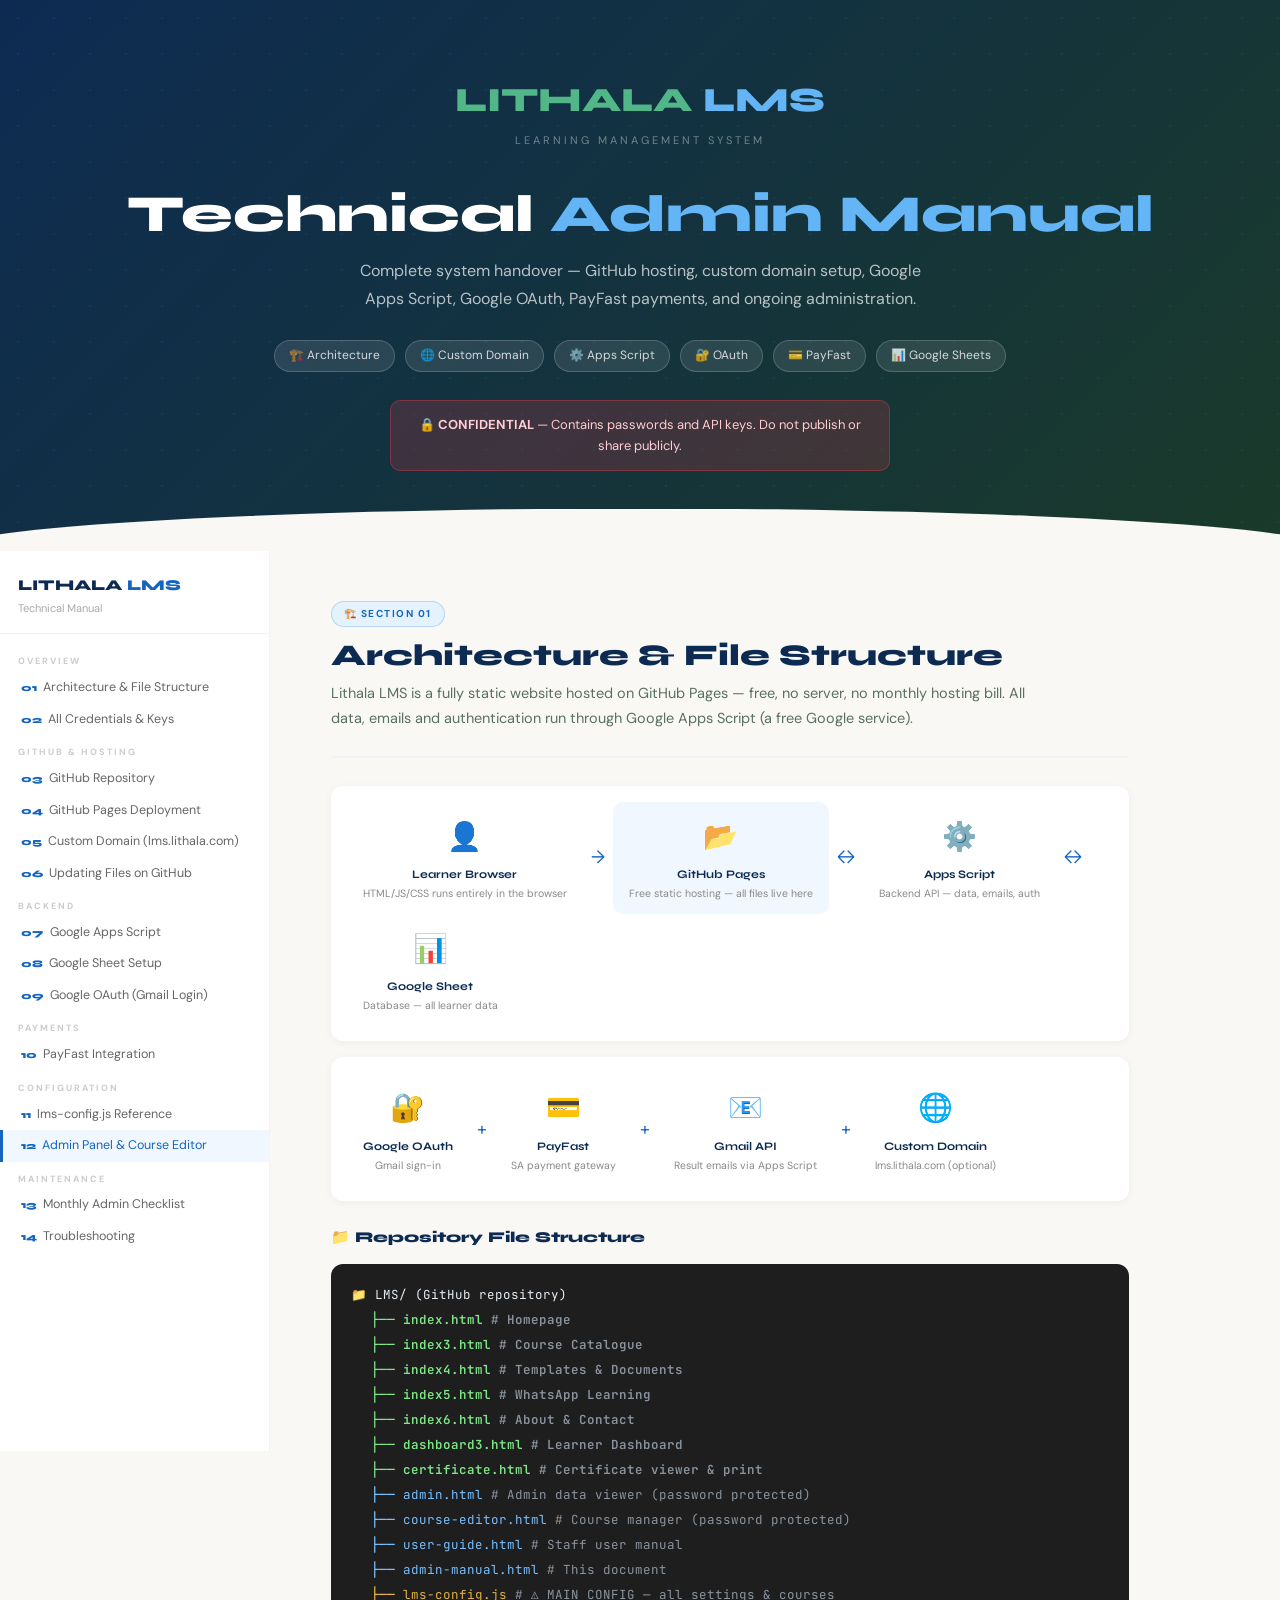
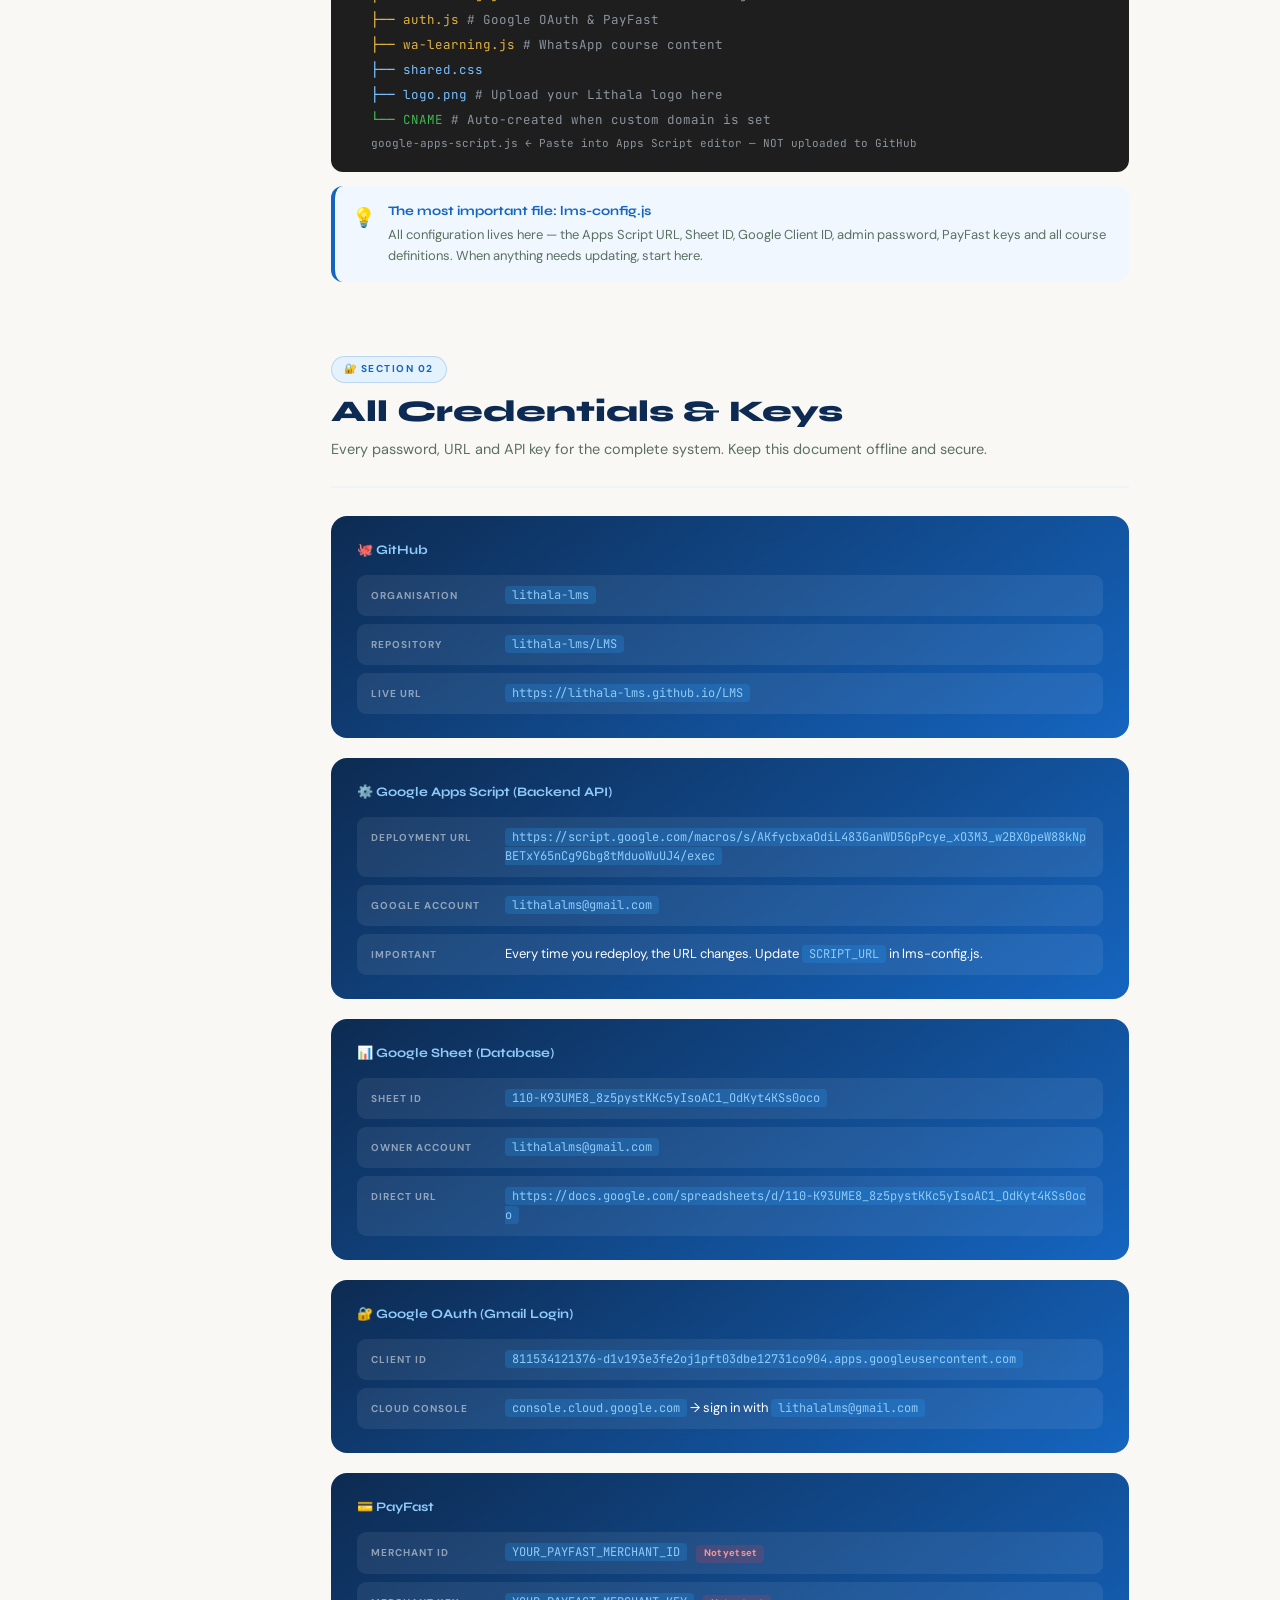
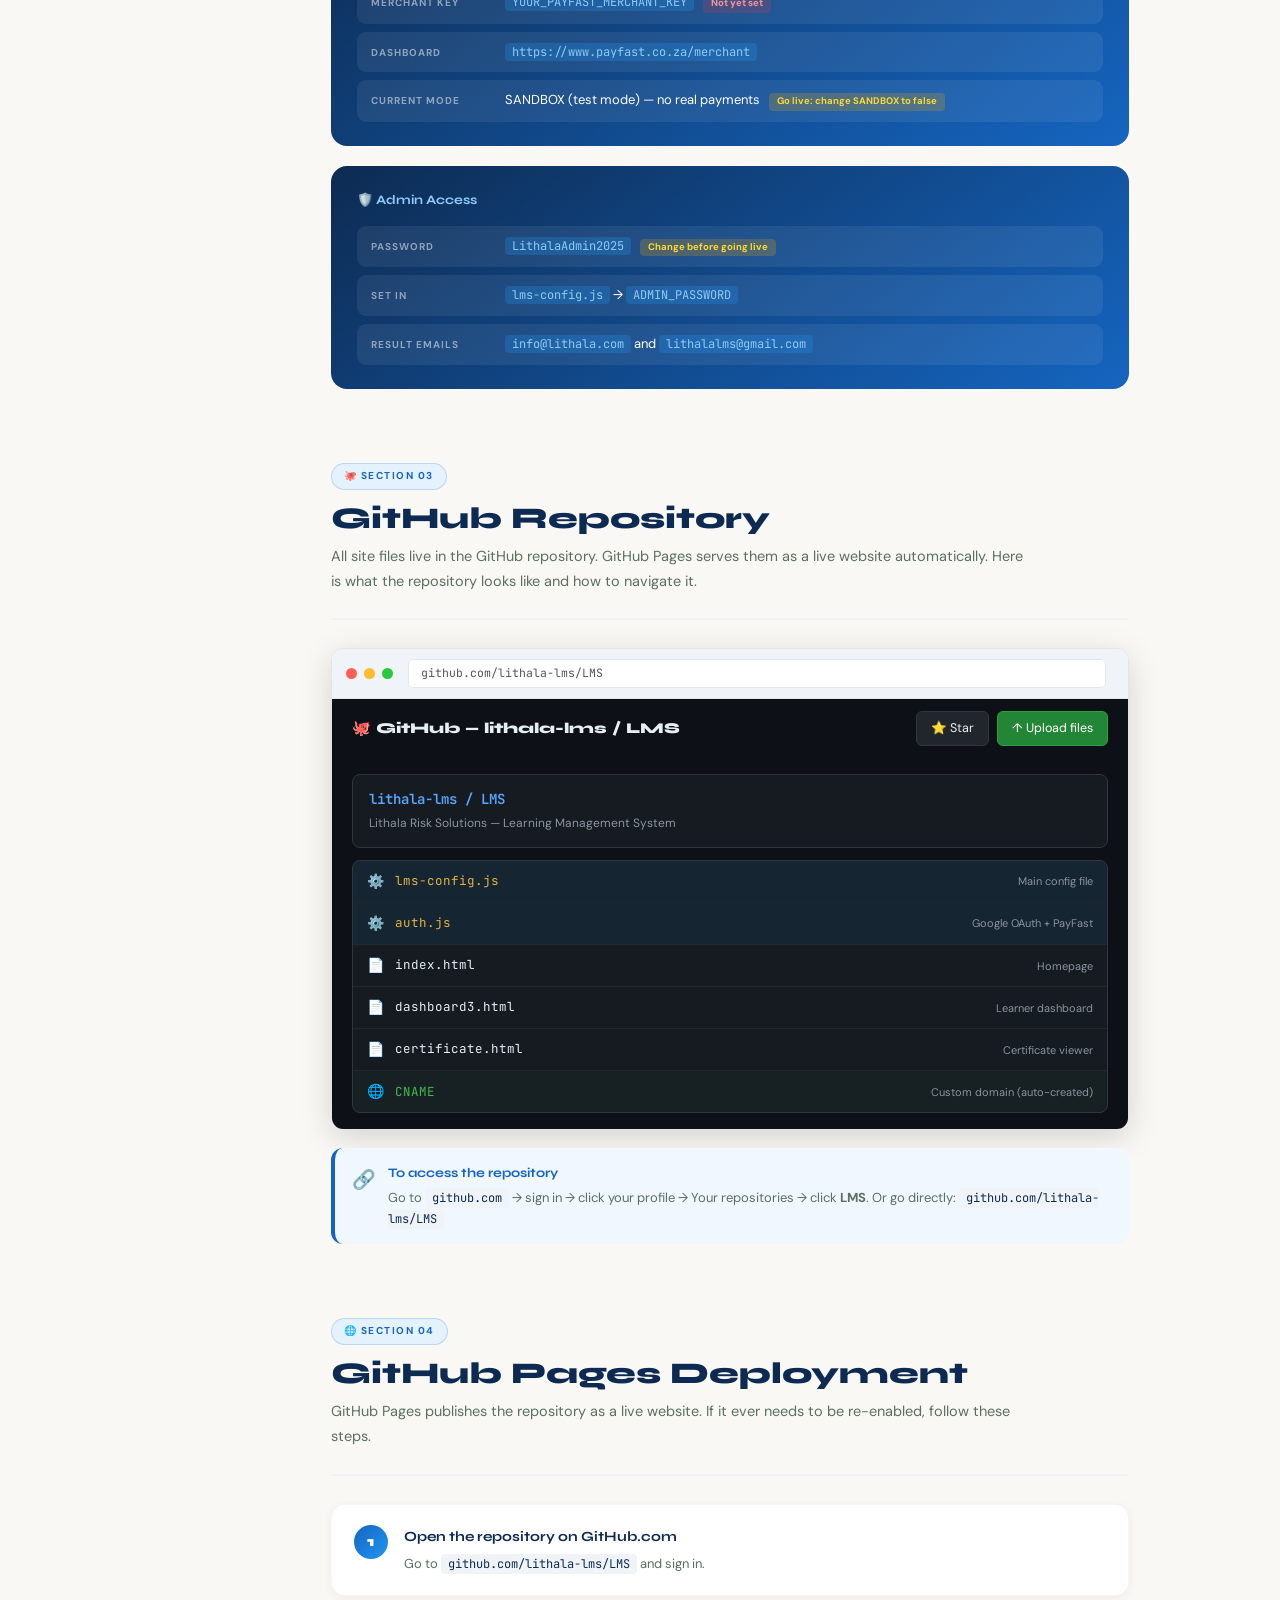
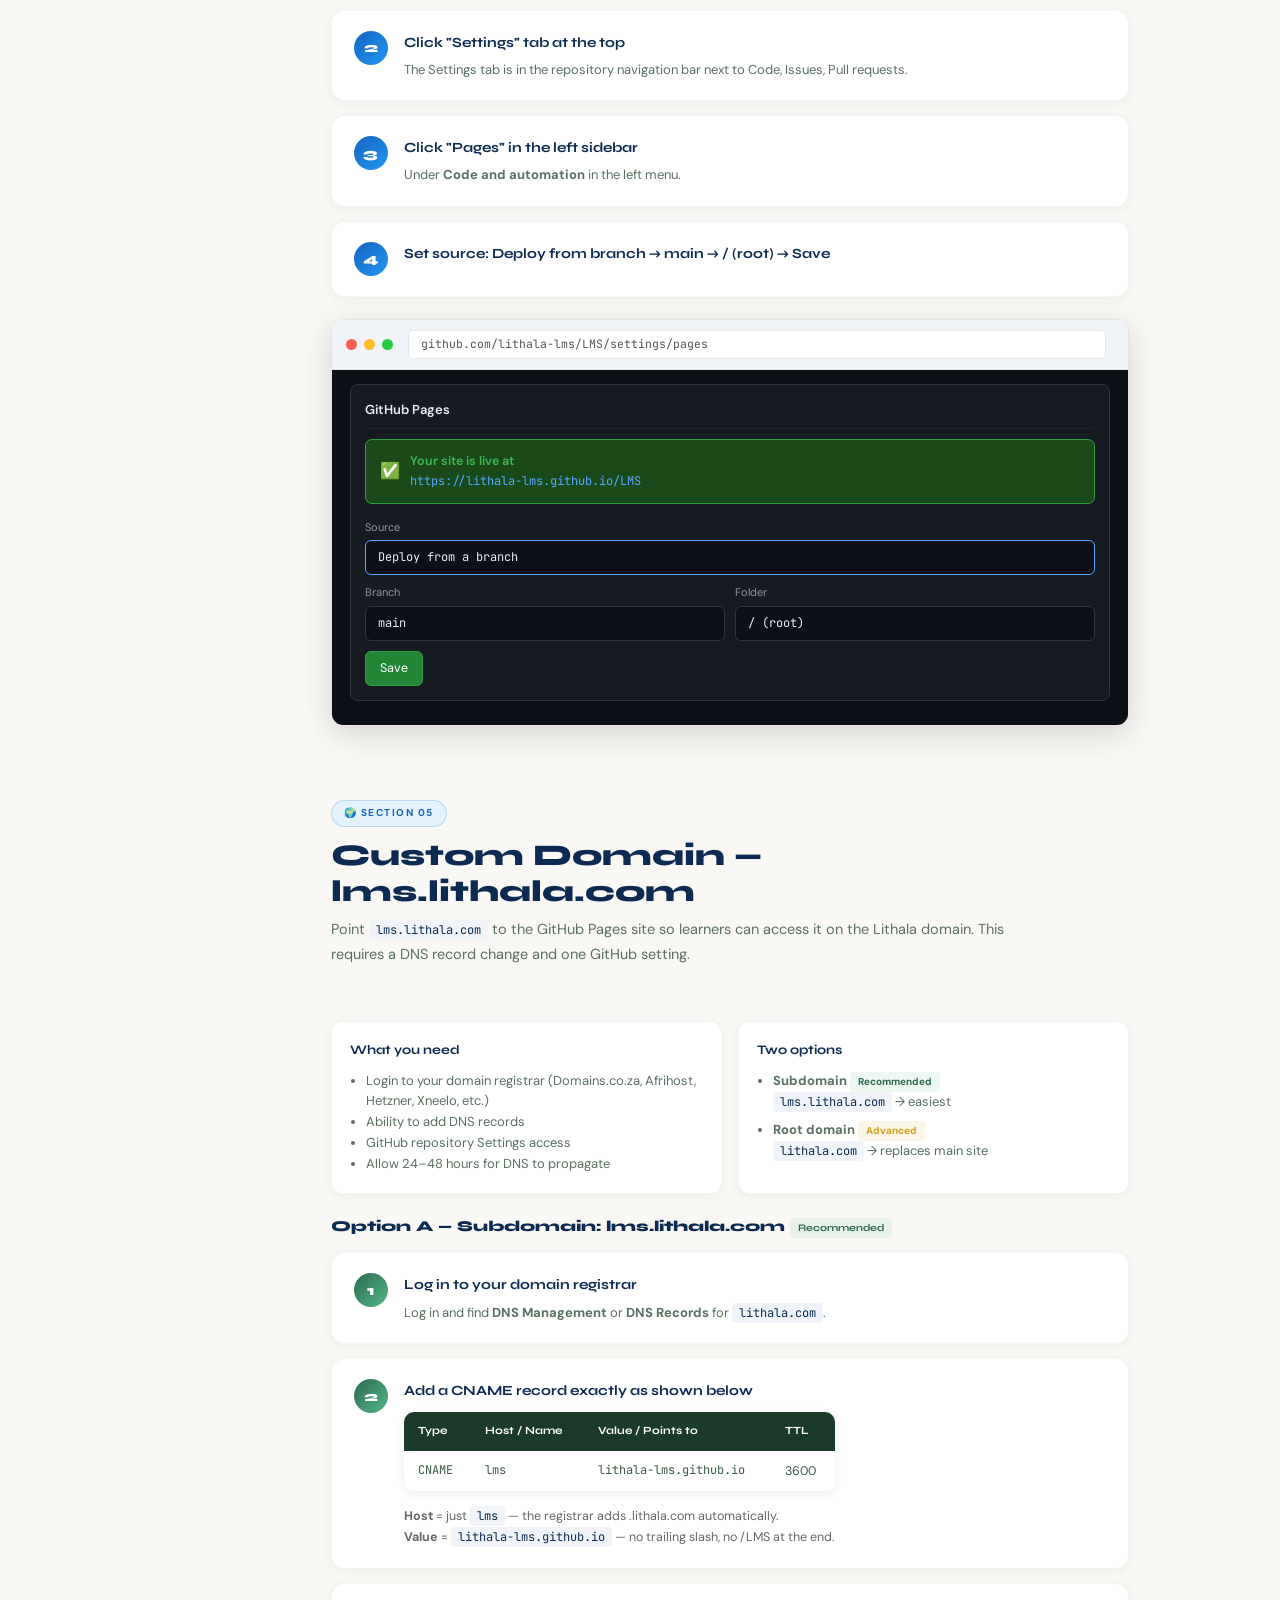
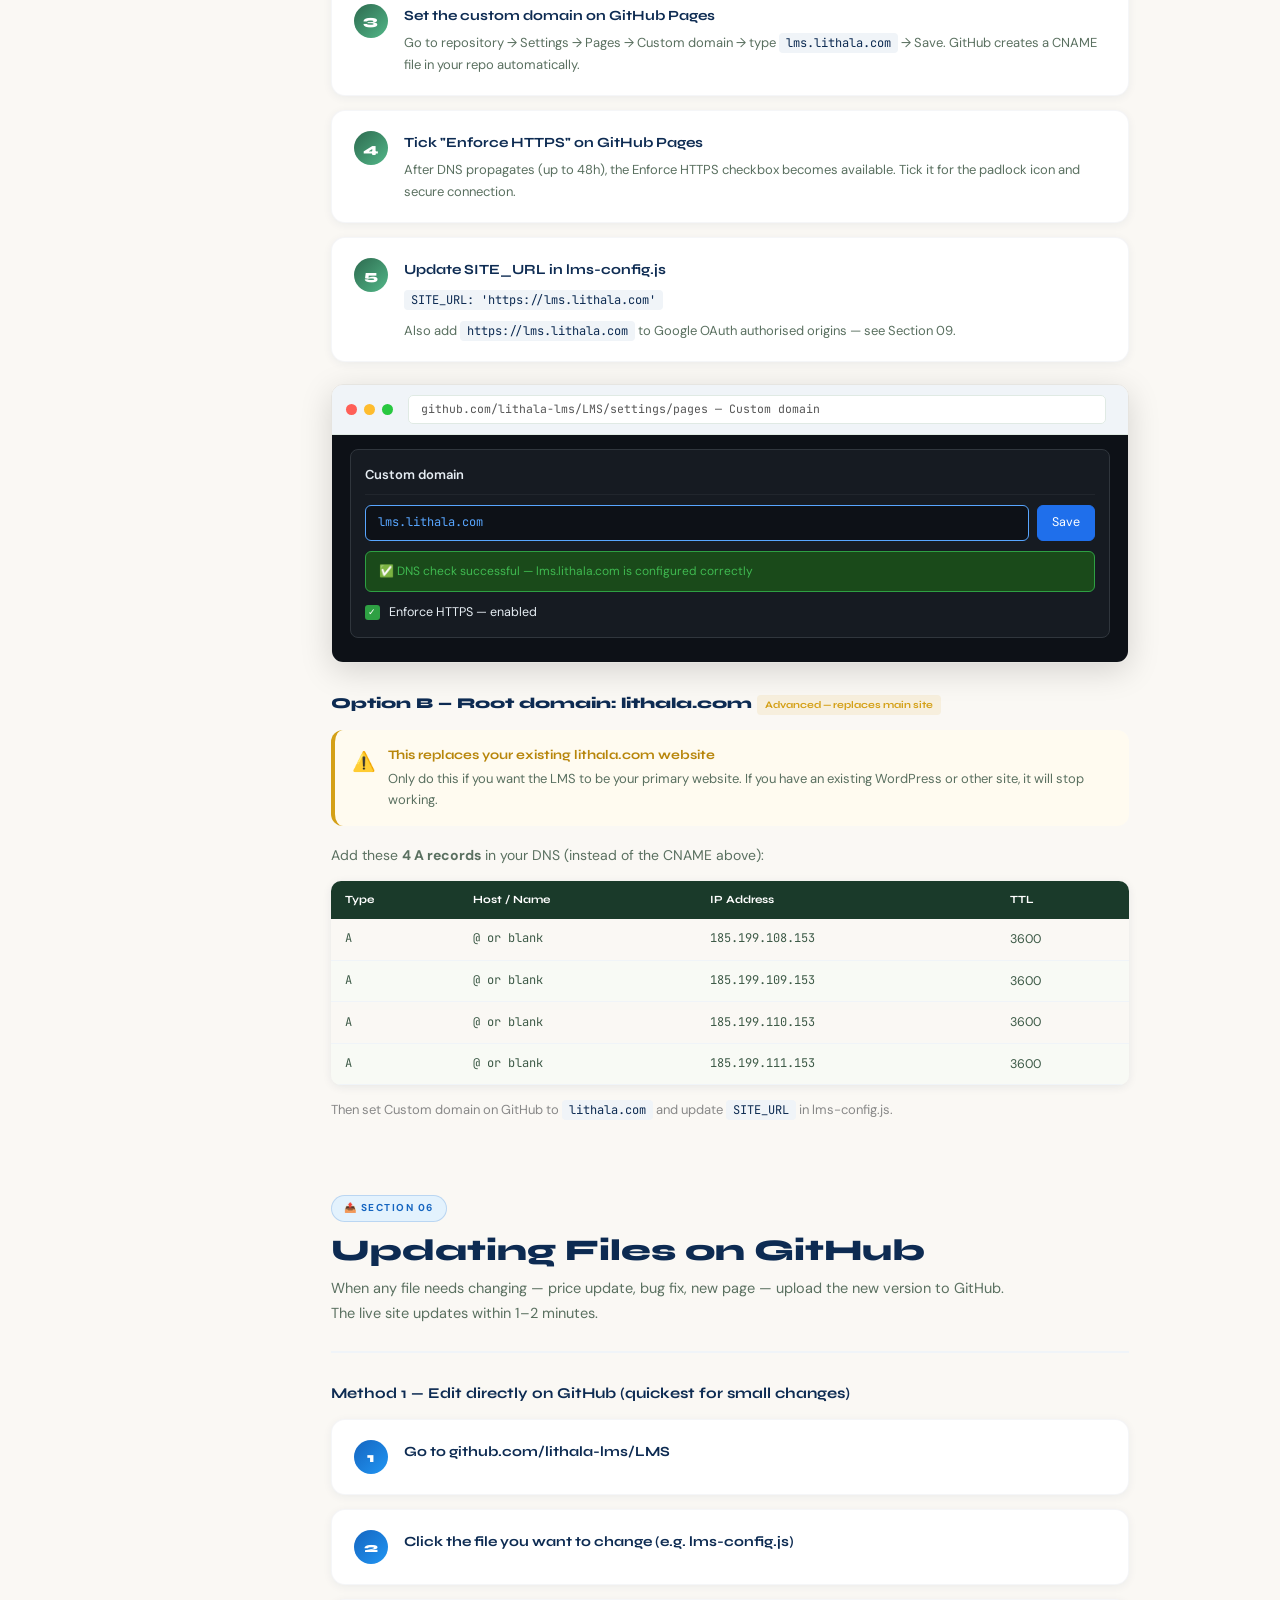
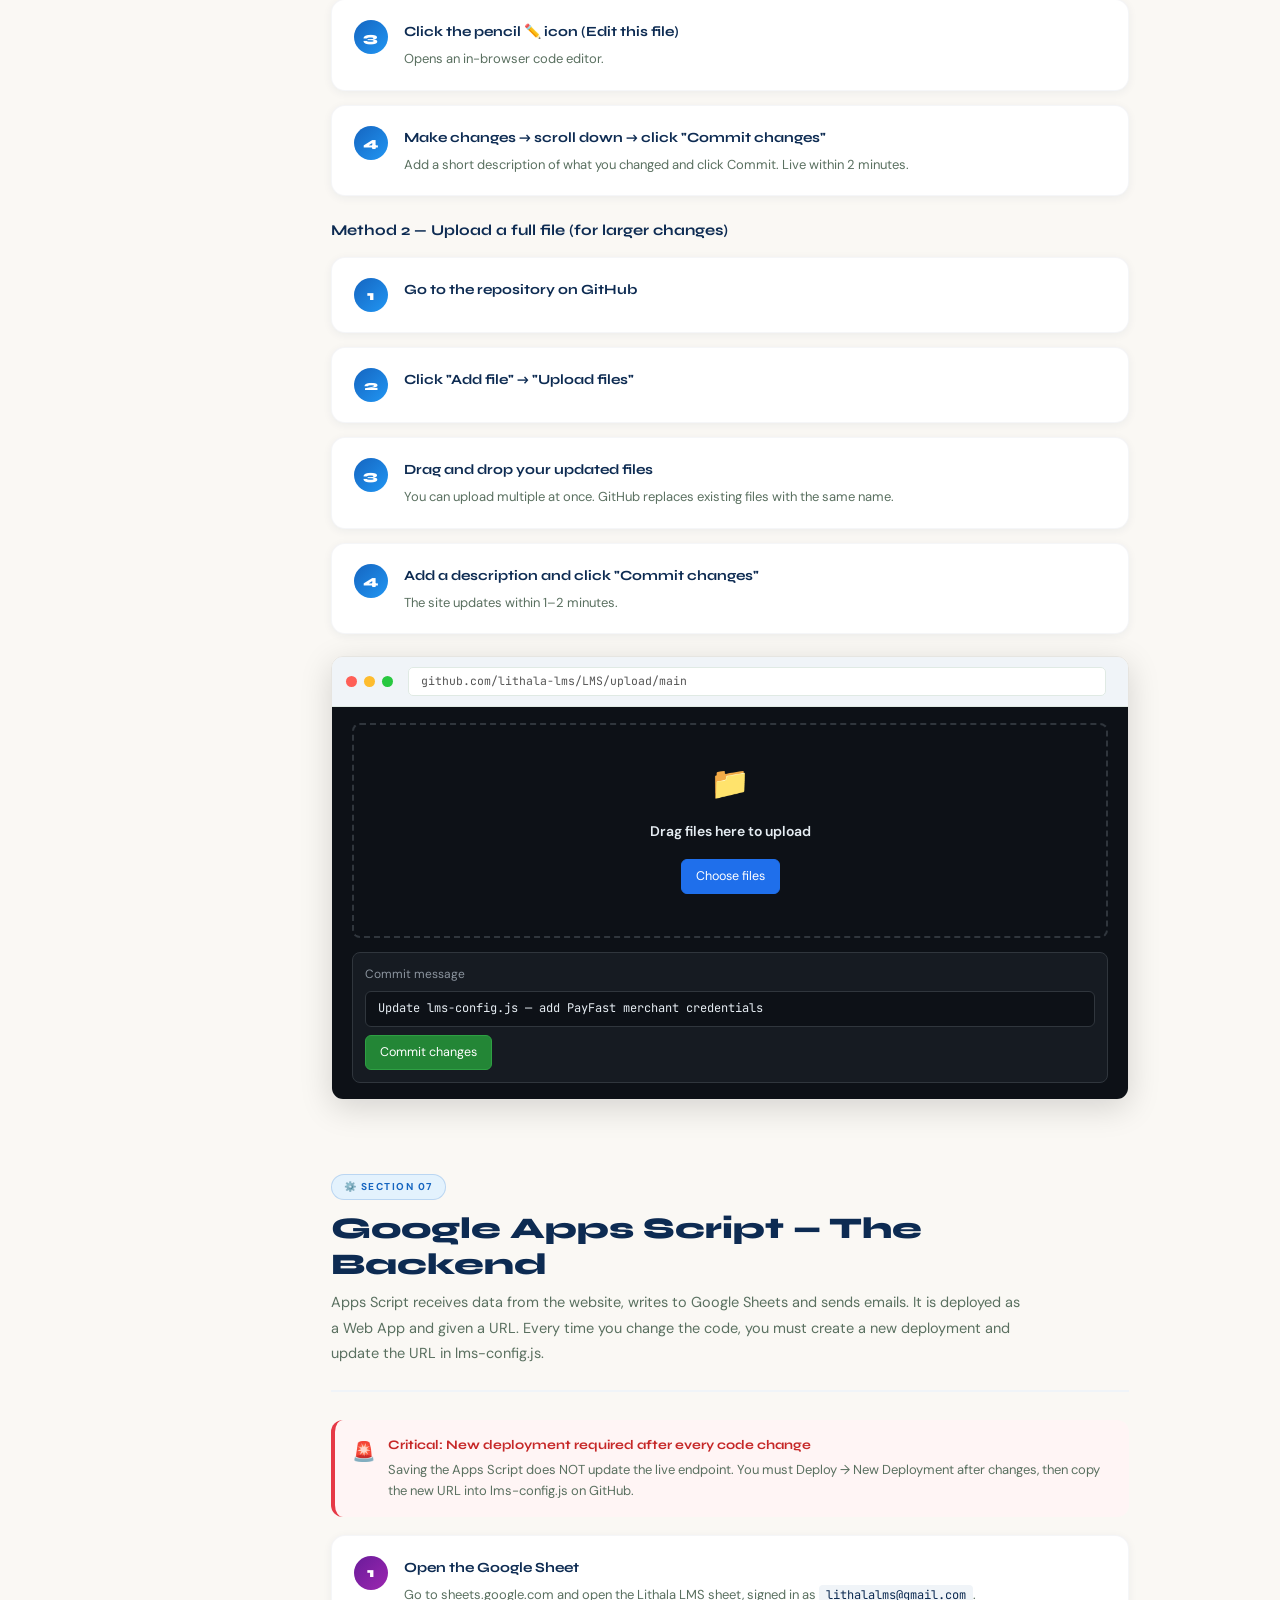
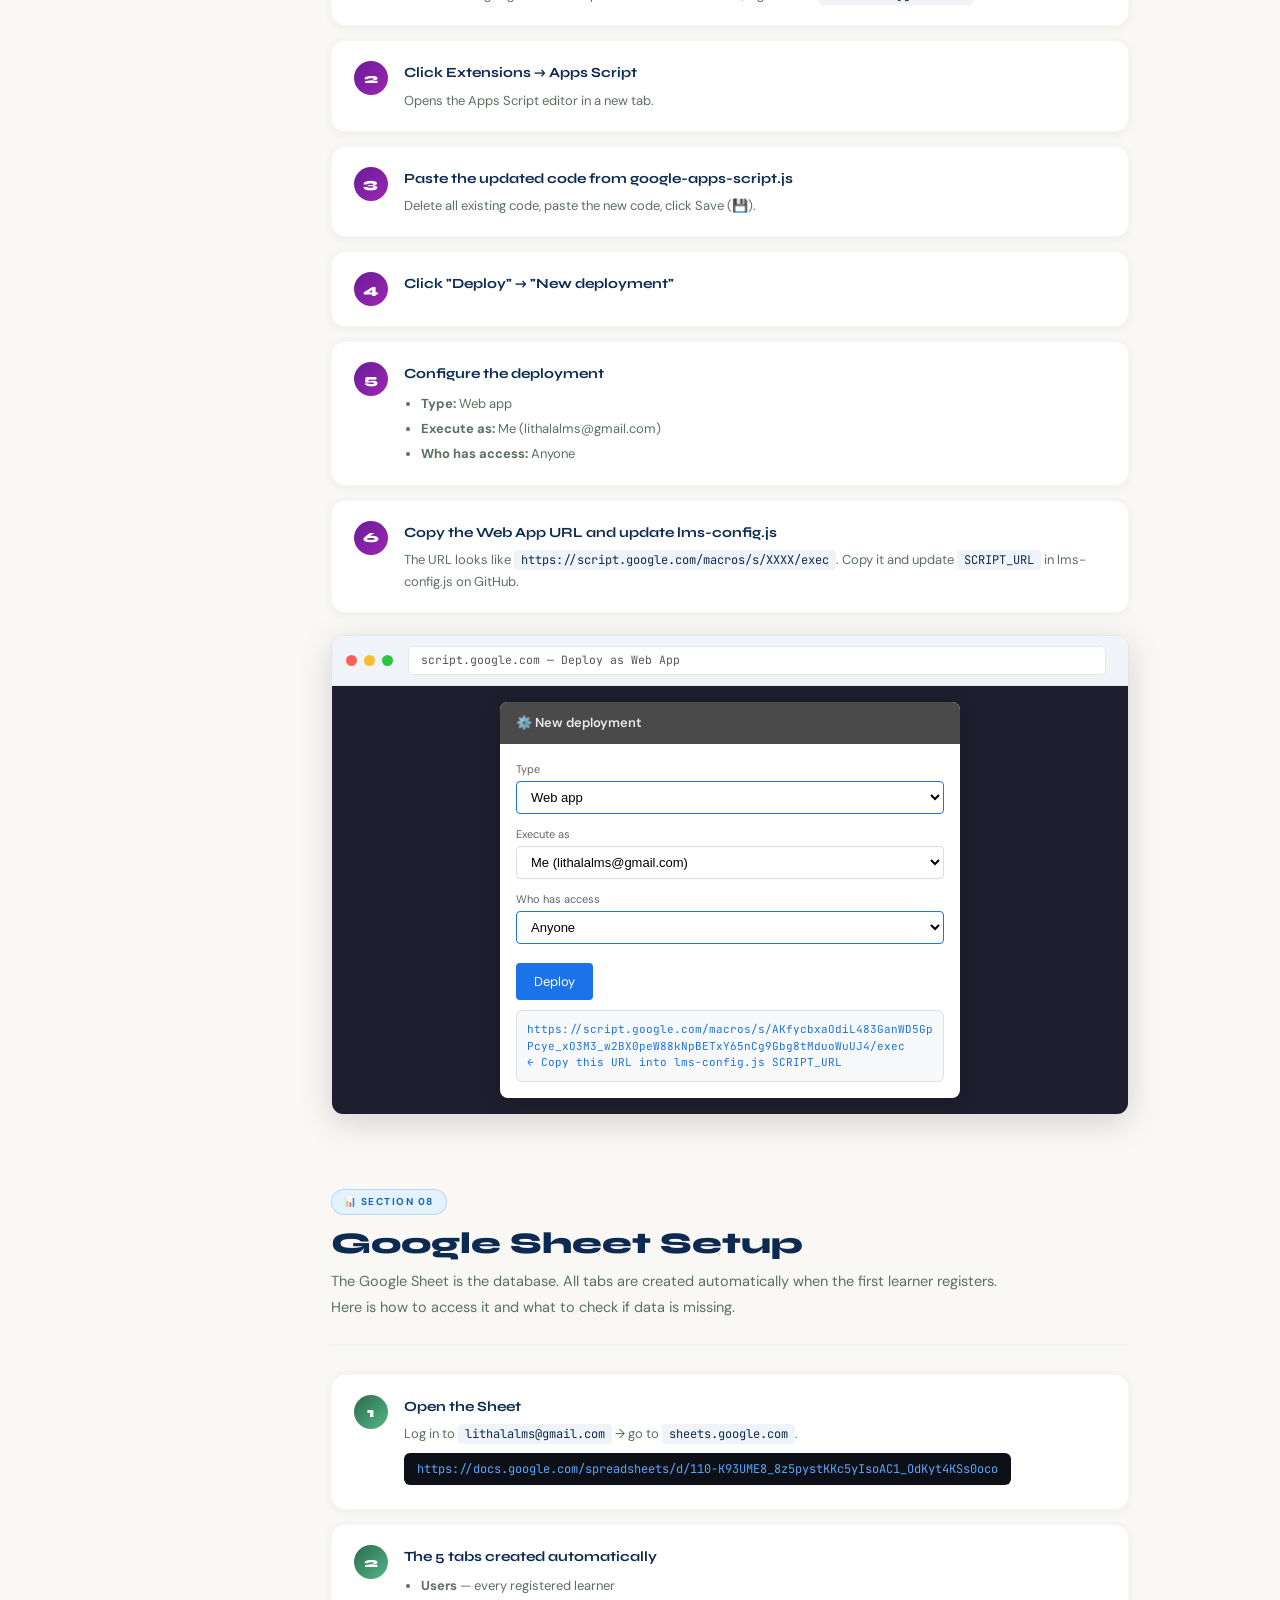
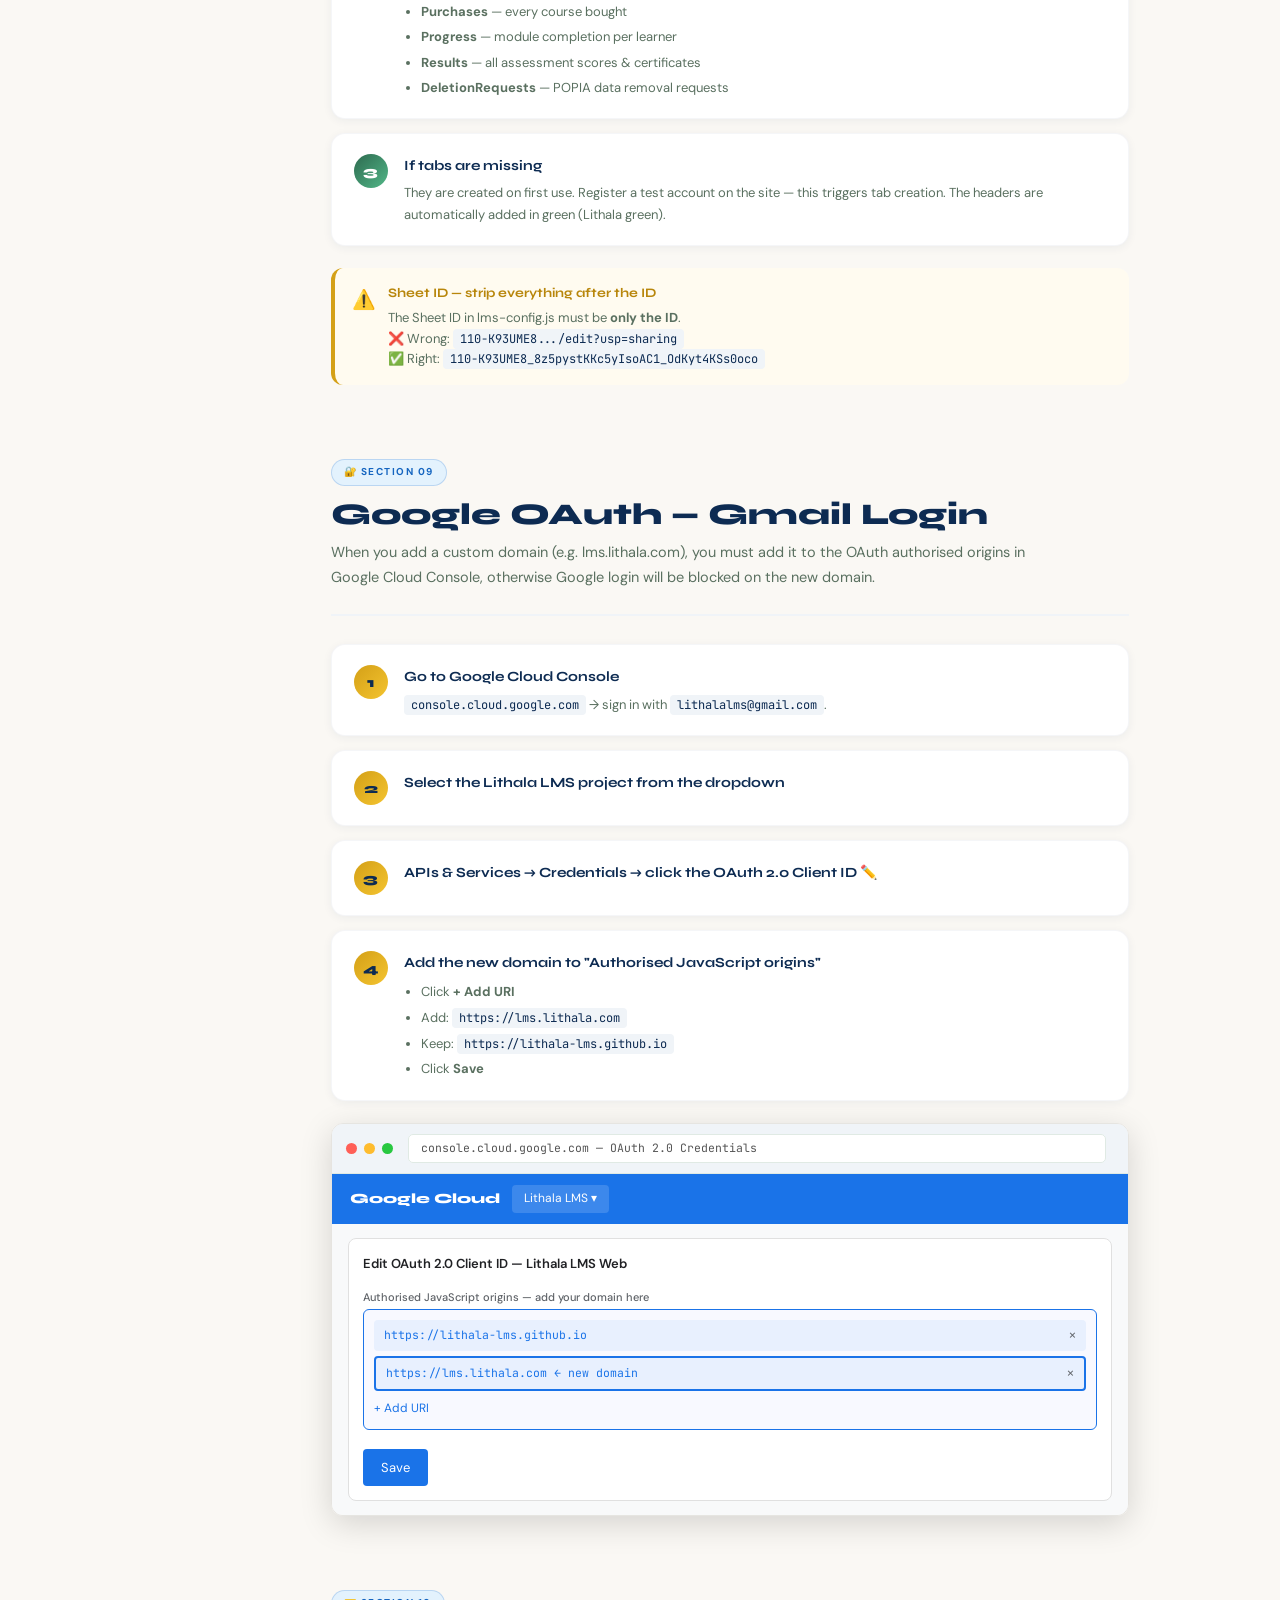
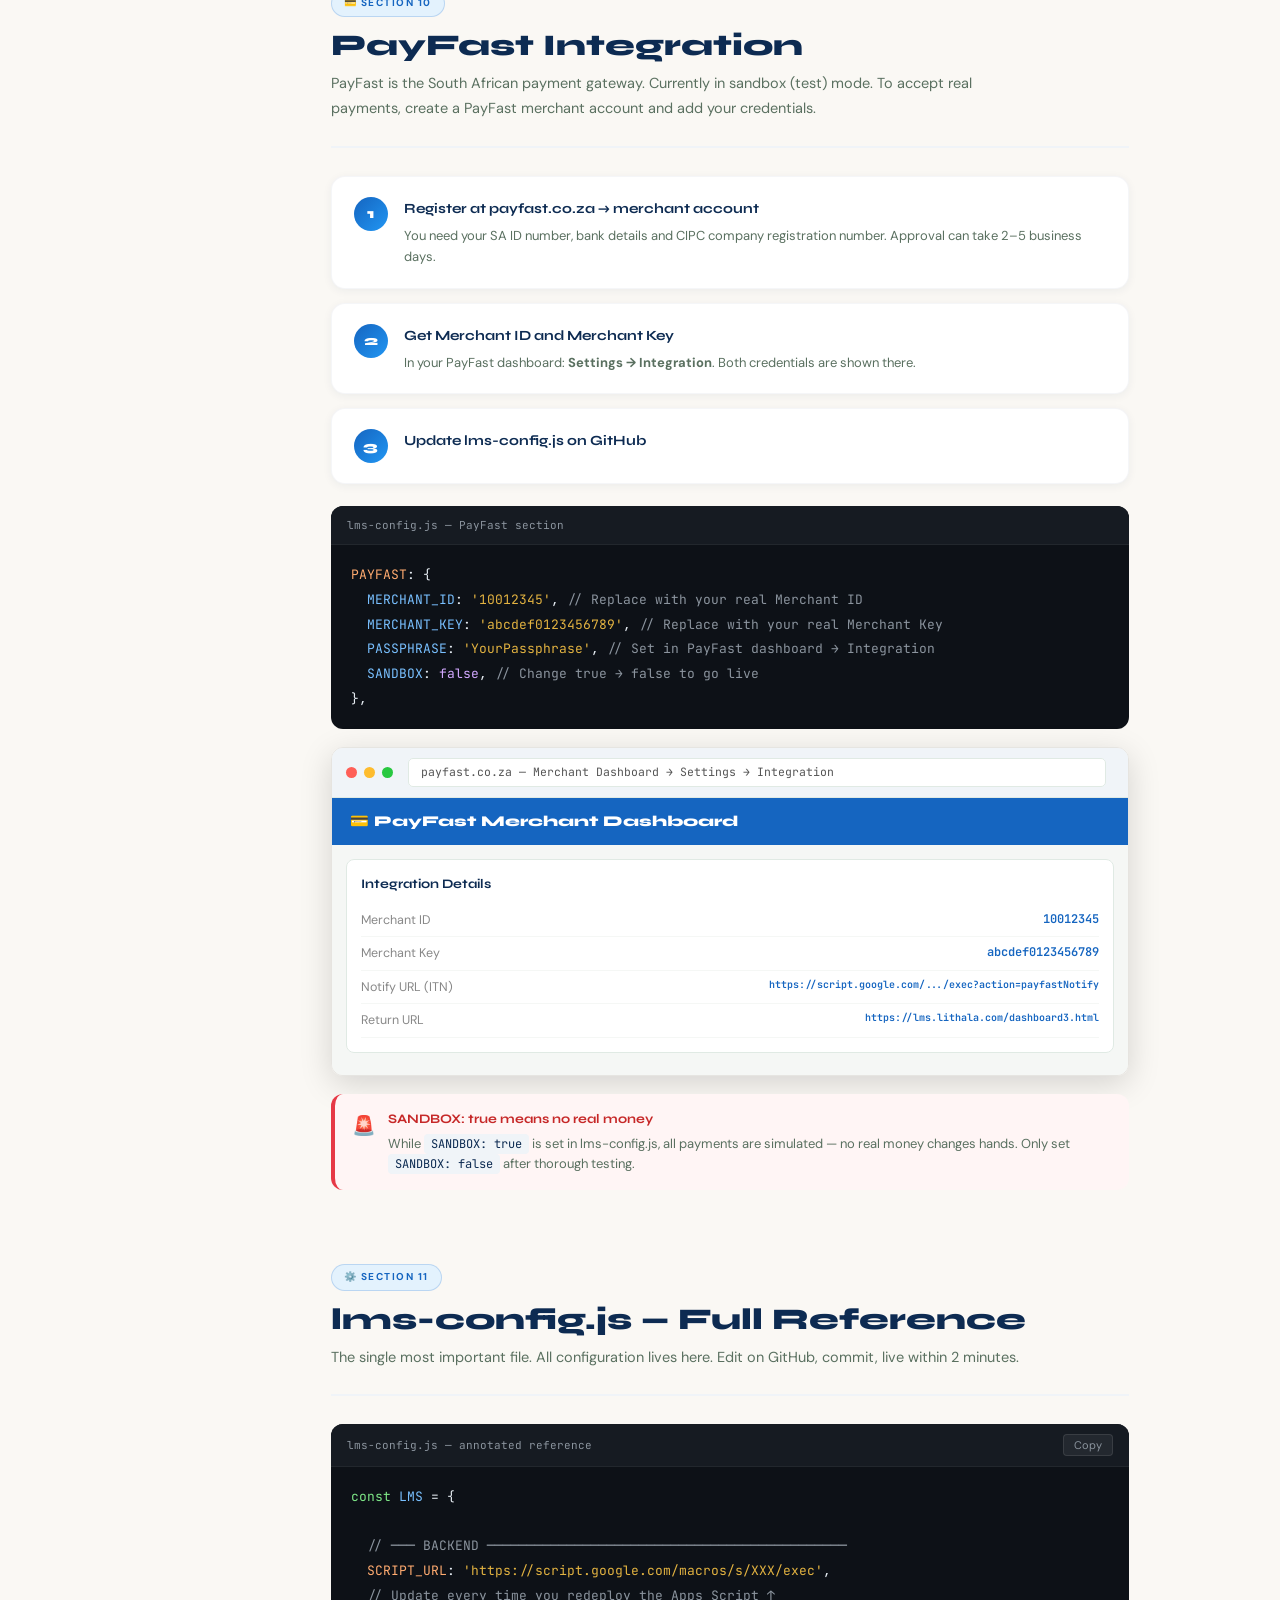
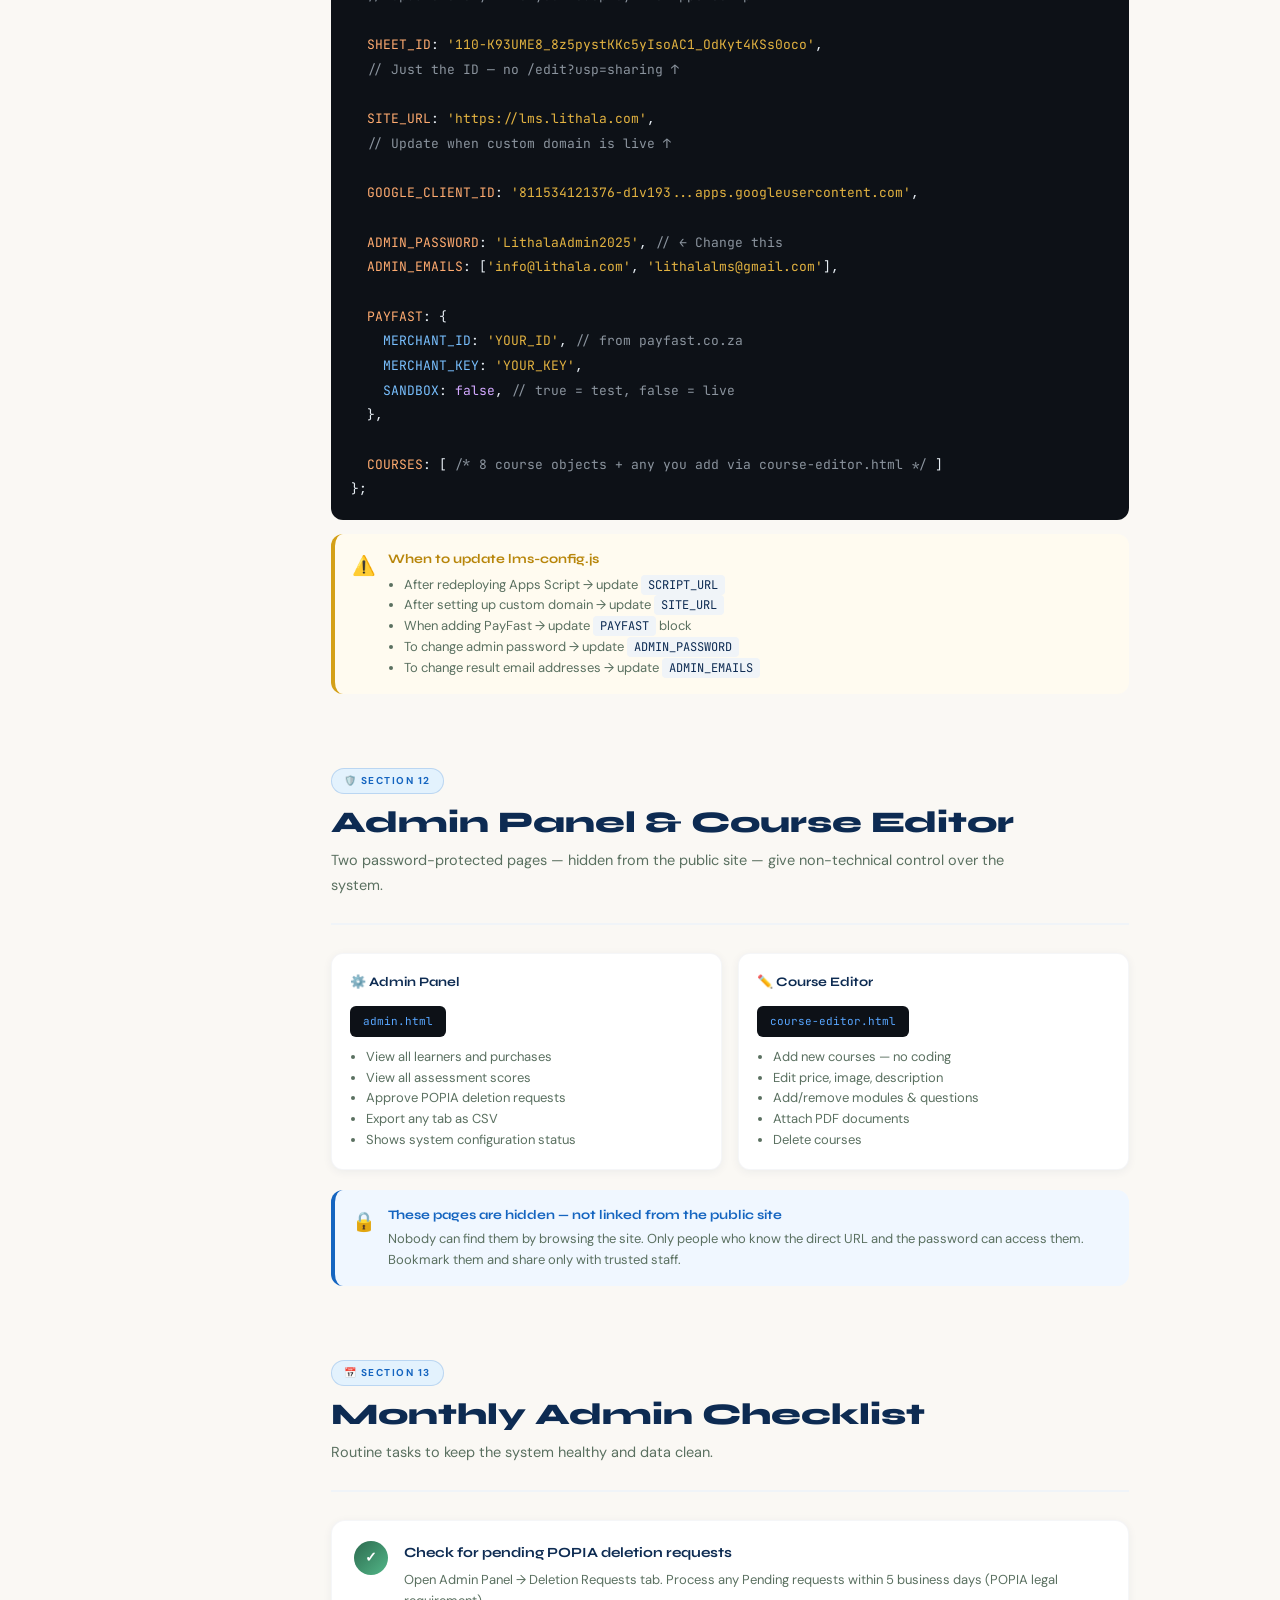
<file: admin-manual.html>
<!DOCTYPE html>
<html lang="en">
<head>
<meta charset="UTF-8">
<meta name="viewport" content="width=device-width, initial-scale=1.0">
<title>Technical Admin Manual — Lithala LMS</title>
<link href="https://fonts.googleapis.com/css2?family=Syne:wght@700;800&family=DM+Sans:wght@300;400;500&family=JetBrains+Mono:wght@400;600&display=swap" rel="stylesheet">
<style>
:root{
  --navy:#0d2b52;--ocean:#1565c0;--sky:#2196f3;--forest:#1a3a2a;
  --lime:#52b788;--gold:#d4a017;--cream:#faf8f4;--white:#fff;
  --mist:#e0eae4;--ink:#1e2d26;--danger:#e63946;--purple:#7b1fa2;
}
*{box-sizing:border-box;margin:0;padding:0}
html{scroll-behavior:smooth}
body{font-family:'DM Sans',sans-serif;background:var(--cream);color:var(--ink);line-height:1.65}

.cover{background:linear-gradient(135deg,#0d2b52 0%,#1a3a2a 100%);padding:72px 8% 80px;color:white;text-align:center;position:relative;overflow:hidden}
.cover::before{content:'';position:absolute;inset:0;background-image:radial-gradient(circle,rgba(33,150,243,.1) 1px,transparent 1px);background-size:36px 36px}
.cover::after{content:'';position:absolute;bottom:-2px;left:0;right:0;height:44px;background:var(--cream);clip-path:ellipse(55% 100% at 50% 100%)}
.cover-inner{position:relative;z-index:2}
.cover-logo{font-family:'Syne',sans-serif;font-weight:800;font-size:34px;color:#52b788;margin-bottom:3px}
.cover-logo em{color:#64b5f6;font-style:normal}
.cover-sub{font-size:11px;letter-spacing:3px;text-transform:uppercase;color:rgba(255,255,255,.4);margin-bottom:36px}
.cover h1{font-family:'Syne',sans-serif;font-size:clamp(28px,5vw,52px);font-weight:800;line-height:1.12;margin-bottom:14px}
.cover h1 em{color:#64b5f6;font-style:normal}
.cover p{font-size:16px;color:rgba(255,255,255,.7);max-width:600px;margin:0 auto 28px;line-height:1.7}
.cover-meta{display:flex;gap:10px;justify-content:center;flex-wrap:wrap}
.cover-meta span{background:rgba(255,255,255,.1);border:1px solid rgba(255,255,255,.18);padding:5px 14px;border-radius:20px;font-size:12px;color:rgba(255,255,255,.8)}
.cover-warning{background:rgba(230,57,70,.2);border:1px solid rgba(230,57,70,.4);border-radius:10px;padding:13px 20px;margin:28px auto 0;max-width:500px;font-size:13px;color:#ffcdd2}

.page-wrap{display:grid;grid-template-columns:270px 1fr;min-height:100vh}

.toc{background:white;border-right:1px solid #f0f4f8;position:sticky;top:0;height:100vh;overflow-y:auto;padding:22px 0;scrollbar-width:thin}
.toc-brand{padding:0 18px 16px;border-bottom:1px solid #f0f4f8;margin-bottom:10px}
.toc-brand .name{font-family:'Syne',sans-serif;font-weight:800;font-size:15px;color:#0d2b52}
.toc-brand .name em{color:#1565c0;font-style:normal}
.toc-brand p{font-size:11px;color:#aaa;margin-top:2px}
.toc-group{font-size:9px;font-weight:700;letter-spacing:2px;text-transform:uppercase;color:#ccc;padding:10px 18px 3px}
.toc a{display:flex;align-items:baseline;gap:6px;padding:7px 18px;font-size:12.5px;color:#666;text-decoration:none;border-left:3px solid transparent;transition:all .15s;line-height:1.4}
.toc a:hover,.toc a.active{background:#f0f7ff;color:#1565c0;border-left-color:#1565c0}
.toc a .n{font-family:'Syne',sans-serif;font-weight:800;font-size:10px;color:#1565c0;flex-shrink:0}

.content{padding:48px 6% 80px;max-width:920px}
.section{margin-bottom:72px;scroll-margin-top:24px}
.section-badge{display:inline-flex;align-items:center;gap:6px;background:#e3f2fd;color:#1565c0;border:1px solid rgba(21,101,192,.2);font-size:10px;font-weight:700;padding:4px 12px;border-radius:50px;letter-spacing:1.5px;text-transform:uppercase;margin-bottom:10px}
.section h2{font-family:'Syne',sans-serif;font-size:clamp(20px,3vw,30px);font-weight:800;color:#0d2b52;margin-bottom:8px;line-height:1.2}
.section>.lead{font-size:14.5px;color:#5a7060;margin-bottom:24px;max-width:700px;line-height:1.75}
hr.rule{border:none;border-top:2px solid #f0f4f8;margin-bottom:28px}

.cred-box{background:linear-gradient(145deg,#0d2b52,#1565c0);border-radius:16px;padding:24px 26px;color:white;margin-bottom:20px}
.cred-box h3{font-family:'Syne',sans-serif;font-size:13px;font-weight:700;color:#90caf9;margin-bottom:14px;display:flex;align-items:center;gap:7px}
.cred-rows{display:flex;flex-direction:column;gap:8px}
.cr{display:flex;align-items:flex-start;gap:14px;background:rgba(255,255,255,.07);border-radius:9px;padding:11px 14px}
.cr-lbl{font-size:10px;font-weight:700;color:rgba(255,255,255,.5);text-transform:uppercase;letter-spacing:1px;min-width:120px;flex-shrink:0;margin-top:2px}
.cr-val{font-size:13px;color:white;line-height:1.45;word-break:break-all}
.cr-val code{background:rgba(33,150,243,.25);padding:1px 7px;border-radius:4px;font-family:'JetBrains Mono',monospace;font-size:12px;color:#90caf9}
.badge{display:inline-block;font-size:9.5px;font-weight:700;padding:2px 8px;border-radius:4px;margin-left:6px}
.badge-warn{background:rgba(212,160,23,.25);color:#fdd835}
.badge-danger{background:rgba(230,57,70,.2);color:#ef9a9a}
.badge-ok{background:rgba(82,183,136,.2);color:#80cbc4}

.steps{display:flex;flex-direction:column;gap:14px;margin-bottom:22px}
.step{display:flex;gap:16px;background:white;border-radius:14px;padding:20px 22px;box-shadow:0 2px 10px rgba(13,43,82,.06);border:1px solid rgba(13,43,82,.04);align-items:flex-start}
.step-n{width:34px;height:34px;border-radius:50%;background:linear-gradient(135deg,#1565c0,#2196f3);display:flex;align-items:center;justify-content:center;font-family:'Syne',sans-serif;font-weight:800;font-size:14px;color:white;flex-shrink:0}
.step-n.green{background:linear-gradient(135deg,#2d6a4f,#52b788)}
.step-n.gold{background:linear-gradient(135deg,#d4a017,#f4c430);color:#0d2b52}
.step-n.purple{background:linear-gradient(135deg,#6a1b9a,#9c27b0)}
.step-n.red{background:#e63946}
.step-body h4{font-family:'Syne',sans-serif;font-size:14px;font-weight:700;color:#0d2b52;margin-bottom:5px}
.step-body p{font-size:13px;color:#5a7060;line-height:1.65}
.step-body ul{margin-top:7px;padding-left:17px;display:flex;flex-direction:column;gap:4px;font-size:13px;color:#5a7060}
.step-body code{background:#f0f4f8;padding:2px 7px;border-radius:4px;font-family:'JetBrains Mono',monospace;font-size:12px;color:#0d2b52}
.step-body .url{display:block;background:#0d1117;color:#58a6ff;font-family:'JetBrains Mono',monospace;font-size:12px;padding:8px 12px;border-radius:6px;margin-top:7px;word-break:break-all}

.callout{display:flex;gap:12px;padding:15px 17px;border-radius:12px;margin-bottom:18px;align-items:flex-start}
.callout.tip{background:#f0fff4;border-left:4px solid #52b788}
.callout.warn{background:#fffbf0;border-left:4px solid #d4a017}
.callout.info{background:#f0f7ff;border-left:4px solid #1565c0}
.callout.danger{background:#fff5f5;border-left:4px solid #e63946}
.callout-icon{font-size:19px;flex-shrink:0;margin-top:1px}
.callout h4{font-family:'Syne',sans-serif;font-size:13px;font-weight:700;margin-bottom:3px}
.callout.tip h4{color:#2d6a4f}.callout.warn h4{color:#b8860b}.callout.info h4{color:#1565c0}.callout.danger h4{color:#c62828}
.callout p,.callout ul{font-size:13px;color:#5a7060;line-height:1.6}
.callout ul{padding-left:16px;margin-top:4px}

.code-block{background:#0d1117;border-radius:12px;overflow:hidden;margin:14px 0;font-family:'JetBrains Mono',monospace}
.code-bar{background:#161b22;padding:10px 16px;display:flex;align-items:center;justify-content:space-between;border-bottom:1px solid rgba(255,255,255,.05)}
.code-bar span{font-size:11px;color:#8b949e}
.code-copy{background:rgba(255,255,255,.06);border:1px solid rgba(255,255,255,.1);color:#8b949e;font-size:11px;padding:3px 10px;border-radius:4px;cursor:pointer;font-family:'DM Sans',sans-serif;transition:all .2s}
.code-copy:hover{background:rgba(255,255,255,.12);color:white}
.code-body{padding:18px 20px;font-size:13px;line-height:1.9;overflow-x:auto;color:#e6edf3}
.c-green{color:#7ee787}.c-blue{color:#79c0ff}.c-orange{color:#ffab70}
.c-purple{color:#d2a8ff}.c-grey{color:#8b949e}.c-yellow{color:#e3b341}

.browser{border-radius:12px;overflow:hidden;box-shadow:0 8px 32px rgba(0,0,0,.15);border:1px solid rgba(0,0,0,.08);margin:18px 0}
.browser-bar{background:#f0f4f8;padding:10px 14px;display:flex;align-items:center;gap:7px;border-bottom:1px solid #e0eae4}
.bdot{width:11px;height:11px;border-radius:50%}
.bdot.r{background:#ff5f57}.bdot.y{background:#febc2e}.bdot.g{background:#28c840}
.burl{flex:1;background:white;border:1px solid #e0eae4;border-radius:5px;padding:4px 12px;font-family:'JetBrains Mono',monospace;font-size:11.5px;color:#555;margin:0 8px}

.gh-header{background:#0d1117;padding:12px 20px;display:flex;align-items:center;justify-content:space-between}
.gh-logo{color:#e6edf3;font-family:'Syne',sans-serif;font-weight:800;font-size:15px}
.gh-content{background:#0d1117;padding:16px 20px}
.gh-repo-bar{background:#161b22;border:1px solid #30363d;border-radius:8px;padding:13px 16px;margin-bottom:12px;display:flex;align-items:center;justify-content:space-between}
.gh-repo-name{color:#58a6ff;font-family:'JetBrains Mono',monospace;font-size:14px;font-weight:600}
.gh-repo-desc{color:#8b949e;font-size:12px;margin-top:3px}
.gh-files{background:#161b22;border:1px solid #30363d;border-radius:8px;overflow:hidden}
.gh-file-row{display:flex;align-items:center;gap:10px;padding:9px 14px;border-bottom:1px solid #21262d;font-size:12.5px}
.gh-file-row:last-child{border:none}
.gh-file-row.hl{background:rgba(33,150,243,.08)}
.gh-file-icon{font-size:14px;width:18px;text-align:center;flex-shrink:0}
.gh-file-name{color:#e6edf3;font-family:'JetBrains Mono',monospace;flex:1}
.gh-file-time{color:#8b949e;font-size:11px}

.settings-page{background:#0d1117;padding:14px 18px}
.settings-section{background:#161b22;border:1px solid #30363d;border-radius:8px;padding:14px;margin-bottom:10px}
.settings-section h4{color:#e6edf3;font-size:13px;font-weight:600;margin-bottom:10px;padding-bottom:8px;border-bottom:1px solid #21262d}
.settings-field{margin-bottom:8px}
.settings-field label{display:block;font-size:11px;color:#8b949e;margin-bottom:4px}
.settings-input{background:#0d1117;border:1px solid #30363d;border-radius:6px;padding:7px 12px;font-family:'JetBrains Mono',monospace;font-size:12px;color:#58a6ff;width:100%}
.settings-input.hl{border-color:#58a6ff}
.btn-gh{background:#21262d;border:1px solid #30363d;color:#e6edf3;padding:6px 14px;border-radius:6px;font-size:12.5px;cursor:default;display:inline-flex;align-items:center;gap:5px}
.btn-gh.green{background:#238636;border-color:#2ea043;color:white}
.btn-gh.blue{background:#1f6feb;border-color:#1f6feb;color:white}

.dns-table{width:100%;border-collapse:collapse;font-size:12.5px;margin:14px 0;border-radius:10px;overflow:hidden;box-shadow:0 2px 10px rgba(13,43,82,.08)}
.dns-table thead tr{background:#1a3a2a}
.dns-table thead th{color:white;font-family:'Syne',sans-serif;font-weight:700;font-size:11px;padding:10px 14px;text-align:left}
.dns-table tbody tr:nth-child(even){background:#f8faf5}
.dns-table tbody td{padding:10px 14px;border-bottom:1px solid #f0f4f8;font-family:'JetBrains Mono',monospace;font-size:12px;color:#3d5a47}
.dns-table tbody td:last-child{font-family:'DM Sans',sans-serif;font-size:12.5px}

.arch-row{display:flex;align-items:center;gap:0;flex-wrap:wrap;background:white;border-radius:12px;padding:16px;box-shadow:0 2px 8px rgba(13,43,82,.05);margin:16px 0}
.arch-box{text-align:center;padding:12px 16px;min-width:120px}
.arch-box .ai{font-size:28px;margin-bottom:5px}
.arch-box h4{font-family:'Syne',sans-serif;font-size:11.5px;font-weight:700;color:#0d2b52;margin-bottom:3px}
.arch-box p{font-size:10.5px;color:#888;line-height:1.4}
.arch-arr{font-size:18px;color:#1565c0;padding:0 8px;flex-shrink:0}

.file-tree{background:#1e1e1e;border-radius:12px;padding:18px 20px;font-family:'JetBrains Mono',monospace;font-size:12.5px;line-height:2;margin:14px 0}
.ft-dir{color:#e6edf3}
.ft-f{color:#79c0ff;margin-left:20px}
.ft-f.imp{color:#7ee787;font-weight:600}
.ft-f.cfg{color:#e3b341}
.ft-f.new{color:#3fb950}
.ft-c{color:#8b949e;margin-left:20px;font-size:11px}

.two-col{display:grid;grid-template-columns:1fr 1fr;gap:16px;margin-bottom:20px}
.info-card{background:white;border-radius:12px;padding:18px;box-shadow:0 2px 10px rgba(13,43,82,.06);border:1px solid rgba(13,43,82,.04)}
.info-card h4{font-family:'Syne',sans-serif;font-size:13px;font-weight:700;color:#0d2b52;margin-bottom:9px}
.info-card p,.info-card li{font-size:13px;color:#5a7060;line-height:1.6}
.info-card ul{padding-left:16px}

.as-deploy{background:white;border-radius:8px;max-width:460px;margin:0 auto;box-shadow:0 4px 20px rgba(0,0,0,.18);overflow:hidden}
.as-deploy-hdr{background:#4a4a4a;padding:10px 16px;color:#e8eaed;font-size:13px;font-weight:600}
.as-deploy-body{padding:16px}
.as-field{margin-bottom:11px}
.as-field label{display:block;font-size:11px;color:#5f6368;margin-bottom:3px}
.as-select{border:1px solid #dadce0;border-radius:4px;padding:7px 10px;font-size:13px;width:100%;background:white}
.as-select.hl{border-color:#1a73e8}
.as-url{background:#f8f9fa;border:1px solid #e0e0e0;border-radius:6px;padding:10px;font-family:'JetBrains Mono',monospace;font-size:11px;color:#1a73e8;word-break:break-all;margin-top:10px;line-height:1.5}
.gf-btn{background:#1a73e8;color:white;border:none;padding:8px 18px;border-radius:4px;font-size:13px;cursor:default;display:inline-block;margin-top:8px}

.gcloud-bar{background:#1a73e8;padding:11px 18px;display:flex;align-items:center;gap:12px}
.gcloud-bar .gcl{color:white;font-family:'Syne',sans-serif;font-weight:800;font-size:14px}
.gcloud-bar .gcp{background:rgba(255,255,255,.15);color:white;font-size:12px;padding:4px 12px;border-radius:4px}
.gcloud-content{background:#f8f9fa;padding:14px 16px}
.gform{background:white;border:1px solid #e0e0e0;border-radius:8px;padding:14px}
.gf-row{margin-bottom:11px}
.gf-row label{display:block;font-size:11px;color:#5f6368;margin-bottom:3px;font-weight:500}
.gf-input{border:1px solid #dadce0;border-radius:4px;padding:7px 11px;font-size:13px;color:#202124;width:100%}
.gf-input.hl{border-color:#1a73e8;box-shadow:0 0 0 2px rgba(26,115,232,.2)}
.uri-chip{background:#e8f0fe;border-radius:4px;padding:6px 10px;font-family:'JetBrains Mono',monospace;font-size:11.5px;color:#1a73e8;margin-bottom:5px;display:flex;justify-content:space-between}

.pf-hdr{background:#1565c0;padding:11px 18px}
.pfl{color:white;font-family:'Syne',sans-serif;font-weight:800;font-size:15px}
.pf-content{background:#f5f7f5;padding:14px}
.pf-card{background:white;border-radius:8px;border:1px solid #e0eae4;padding:14px;margin-bottom:8px}
.pf-card h4{font-family:'Syne',sans-serif;font-size:13px;font-weight:700;color:#0d2b52;margin-bottom:8px}
.pf-row{display:flex;justify-content:space-between;padding:6px 0;border-bottom:1px solid #f5f7f5;font-size:12.5px}
.pf-key{color:#888}.pf-val{font-family:'JetBrains Mono',monospace;font-size:12px;color:#1565c0;font-weight:600}

code{background:#f0f4f8;padding:2px 7px;border-radius:4px;font-family:'JetBrains Mono',monospace;font-size:12px;color:#0d2b52}
kbd{background:#f0f4f8;border:1px solid #e0eae4;border-bottom:2px solid #e0eae4;border-radius:4px;padding:2px 7px;font-family:'JetBrains Mono',monospace;font-size:12px}
.url-chip{display:inline-block;background:#0d1117;color:#58a6ff;font-family:'JetBrains Mono',monospace;font-size:12px;padding:7px 13px;border-radius:6px;word-break:break-all;margin:4px 0;line-height:1.5}
.tag{display:inline-block;font-size:10px;font-weight:700;padding:2px 8px;border-radius:4px}
.tag-green{background:rgba(82,183,136,.1);color:#2d6a4f}
.tag-gold{background:rgba(212,160,23,.1);color:#d4a017}
.tag-red{background:rgba(230,57,70,.08);color:#c62828}

@media(max-width:950px){.page-wrap{grid-template-columns:1fr}.toc{display:none}.content{padding:28px 5% 60px}.two-col{grid-template-columns:1fr}.arch-row{flex-direction:column}}
</style>
</head>
<body>

<!-- COVER -->
<div class="cover">
  <div class="cover-inner">
    <div class="cover-logo">LITHALA <em>LMS</em></div>
    <div class="cover-sub">Learning Management System</div>
    <h1>Technical <em>Admin Manual</em></h1>
    <p>Complete system handover — GitHub hosting, custom domain setup, Google Apps Script, Google OAuth, PayFast payments, and ongoing administration.</p>
    <div class="cover-meta">
      <span>🏗️ Architecture</span><span>🌐 Custom Domain</span><span>⚙️ Apps Script</span>
      <span>🔐 OAuth</span><span>💳 PayFast</span><span>📊 Google Sheets</span>
    </div>
    <div class="cover-warning">🔒 <strong>CONFIDENTIAL</strong> — Contains passwords and API keys. Do not publish or share publicly.</div>
  </div>
</div>

<div class="page-wrap">

<!-- TOC -->
<nav class="toc">
  <div class="toc-brand"><div class="name">LITHALA <em>LMS</em></div><p>Technical Manual</p></div>
  <div class="toc-group">Overview</div>
  <a href="#s1"><span class="n">01</span> Architecture &amp; File Structure</a>
  <a href="#s2"><span class="n">02</span> All Credentials &amp; Keys</a>
  <div class="toc-group">GitHub &amp; Hosting</div>
  <a href="#s3"><span class="n">03</span> GitHub Repository</a>
  <a href="#s4"><span class="n">04</span> GitHub Pages Deployment</a>
  <a href="#s5"><span class="n">05</span> Custom Domain (lms.lithala.com)</a>
  <a href="#s6"><span class="n">06</span> Updating Files on GitHub</a>
  <div class="toc-group">Backend</div>
  <a href="#s7"><span class="n">07</span> Google Apps Script</a>
  <a href="#s8"><span class="n">08</span> Google Sheet Setup</a>
  <a href="#s9"><span class="n">09</span> Google OAuth (Gmail Login)</a>
  <div class="toc-group">Payments</div>
  <a href="#s10"><span class="n">10</span> PayFast Integration</a>
  <div class="toc-group">Configuration</div>
  <a href="#s11"><span class="n">11</span> lms-config.js Reference</a>
  <a href="#s12"><span class="n">12</span> Admin Panel &amp; Course Editor</a>
  <div class="toc-group">Maintenance</div>
  <a href="#s13"><span class="n">13</span> Monthly Admin Checklist</a>
  <a href="#s14"><span class="n">14</span> Troubleshooting</a>
</nav>

<!-- CONTENT -->
<main class="content">

<!-- S1 -->
<div class="section" id="s1">
  <div class="section-badge">🏗️ Section 01</div>
  <h2>Architecture &amp; File Structure</h2>
  <p class="lead">Lithala LMS is a fully static website hosted on GitHub Pages — free, no server, no monthly hosting bill. All data, emails and authentication run through Google Apps Script (a free Google service).</p>
  <hr class="rule">

  <div class="arch-row">
    <div class="arch-box"><div class="ai">👤</div><h4>Learner Browser</h4><p>HTML/JS/CSS runs entirely in the browser</p></div>
    <div class="arch-arr">→</div>
    <div class="arch-box" style="background:#f0f7ff;border-radius:10px"><div class="ai">📂</div><h4>GitHub Pages</h4><p>Free static hosting — all files live here</p></div>
    <div class="arch-arr">↔</div>
    <div class="arch-box"><div class="ai">⚙️</div><h4>Apps Script</h4><p>Backend API — data, emails, auth</p></div>
    <div class="arch-arr">↔</div>
    <div class="arch-box"><div class="ai">📊</div><h4>Google Sheet</h4><p>Database — all learner data</p></div>
  </div>
  <div class="arch-row" style="margin-top:0">
    <div class="arch-box"><div class="ai">🔐</div><h4>Google OAuth</h4><p>Gmail sign-in</p></div>
    <div class="arch-arr">+</div>
    <div class="arch-box"><div class="ai">💳</div><h4>PayFast</h4><p>SA payment gateway</p></div>
    <div class="arch-arr">+</div>
    <div class="arch-box"><div class="ai">📧</div><h4>Gmail API</h4><p>Result emails via Apps Script</p></div>
    <div class="arch-arr">+</div>
    <div class="arch-box"><div class="ai">🌐</div><h4>Custom Domain</h4><p>lms.lithala.com (optional)</p></div>
  </div>

  <h3 style="font-family:'Syne',sans-serif;font-size:15px;font-weight:800;color:#0d2b52;margin:24px 0 10px">📁 Repository File Structure</h3>
  <div class="file-tree">
    <div class="ft-dir">📁 LMS/  (GitHub repository)</div>
    <div class="ft-f imp">├── index.html          <span style="color:#8b949e"># Homepage</span></div>
    <div class="ft-f imp">├── index3.html         <span style="color:#8b949e"># Course Catalogue</span></div>
    <div class="ft-f imp">├── index4.html         <span style="color:#8b949e"># Templates &amp; Documents</span></div>
    <div class="ft-f imp">├── index5.html         <span style="color:#8b949e"># WhatsApp Learning</span></div>
    <div class="ft-f imp">├── index6.html         <span style="color:#8b949e"># About &amp; Contact</span></div>
    <div class="ft-f imp">├── dashboard3.html     <span style="color:#8b949e"># Learner Dashboard</span></div>
    <div class="ft-f imp">├── certificate.html    <span style="color:#8b949e"># Certificate viewer &amp; print</span></div>
    <div class="ft-f">├── admin.html          <span style="color:#8b949e"># Admin data viewer (password protected)</span></div>
    <div class="ft-f">├── course-editor.html  <span style="color:#8b949e"># Course manager (password protected)</span></div>
    <div class="ft-f">├── user-guide.html     <span style="color:#8b949e"># Staff user manual</span></div>
    <div class="ft-f">├── admin-manual.html   <span style="color:#8b949e"># This document</span></div>
    <div class="ft-f cfg">├── lms-config.js       <span style="color:#8b949e"># ⚠ MAIN CONFIG — all settings &amp; courses</span></div>
    <div class="ft-f cfg">├── auth.js             <span style="color:#8b949e"># Google OAuth &amp; PayFast</span></div>
    <div class="ft-f cfg">├── wa-learning.js      <span style="color:#8b949e"># WhatsApp course content</span></div>
    <div class="ft-f">├── shared.css</div>
    <div class="ft-f">├── logo.png            <span style="color:#8b949e"># Upload your Lithala logo here</span></div>
    <div class="ft-f new">└── CNAME               <span style="color:#8b949e"># Auto-created when custom domain is set</span></div>
    <div class="ft-c">google-apps-script.js  ← Paste into Apps Script editor — NOT uploaded to GitHub</div>
  </div>

  <div class="callout info">
    <div class="callout-icon">💡</div>
    <div><h4>The most important file: lms-config.js</h4>
    <p>All configuration lives here — the Apps Script URL, Sheet ID, Google Client ID, admin password, PayFast keys and all course definitions. When anything needs updating, start here.</p></div>
  </div>
</div>

<!-- S2 -->
<div class="section" id="s2">
  <div class="section-badge">🔐 Section 02</div>
  <h2>All Credentials &amp; Keys</h2>
  <p class="lead">Every password, URL and API key for the complete system. Keep this document offline and secure.</p>
  <hr class="rule">

  <div class="cred-box">
    <h3>🐙 GitHub</h3>
    <div class="cred-rows">
      <div class="cr"><div class="cr-lbl">Organisation</div><div class="cr-val"><code>lithala-lms</code></div></div>
      <div class="cr"><div class="cr-lbl">Repository</div><div class="cr-val"><code>lithala-lms/LMS</code></div></div>
      <div class="cr"><div class="cr-lbl">Live URL</div><div class="cr-val"><code>https://lithala-lms.github.io/LMS</code></div></div>
    </div>
  </div>

  <div class="cred-box">
    <h3>⚙️ Google Apps Script (Backend API)</h3>
    <div class="cred-rows">
      <div class="cr"><div class="cr-lbl">Deployment URL</div><div class="cr-val"><code>https://script.google.com/macros/s/AKfycbxaOdiL483GanWD5GpPcye_xO3M3_w2BX0peW88kNpBETxY65nCg9Gbg8tMduoWuUJ4/exec</code></div></div>
      <div class="cr"><div class="cr-lbl">Google Account</div><div class="cr-val"><code>lithalalms@gmail.com</code></div></div>
      <div class="cr"><div class="cr-lbl">Important</div><div class="cr-val">Every time you redeploy, the URL changes. Update <code>SCRIPT_URL</code> in lms-config.js.</div></div>
    </div>
  </div>

  <div class="cred-box">
    <h3>📊 Google Sheet (Database)</h3>
    <div class="cred-rows">
      <div class="cr"><div class="cr-lbl">Sheet ID</div><div class="cr-val"><code>110-K93UME8_8z5pystKKc5yIsoAC1_OdKyt4KSs0oco</code></div></div>
      <div class="cr"><div class="cr-lbl">Owner Account</div><div class="cr-val"><code>lithalalms@gmail.com</code></div></div>
      <div class="cr"><div class="cr-lbl">Direct URL</div><div class="cr-val"><code>https://docs.google.com/spreadsheets/d/110-K93UME8_8z5pystKKc5yIsoAC1_OdKyt4KSs0oco</code></div></div>
    </div>
  </div>

  <div class="cred-box">
    <h3>🔐 Google OAuth (Gmail Login)</h3>
    <div class="cred-rows">
      <div class="cr"><div class="cr-lbl">Client ID</div><div class="cr-val"><code>811534121376-d1v193e3fe2oj1pft03dbe12731co904.apps.googleusercontent.com</code></div></div>
      <div class="cr"><div class="cr-lbl">Cloud Console</div><div class="cr-val"><code>console.cloud.google.com</code> → sign in with <code>lithalalms@gmail.com</code></div></div>
    </div>
  </div>

  <div class="cred-box">
    <h3>💳 PayFast</h3>
    <div class="cred-rows">
      <div class="cr"><div class="cr-lbl">Merchant ID</div><div class="cr-val"><code>YOUR_PAYFAST_MERCHANT_ID</code> <span class="badge badge-danger">Not yet set</span></div></div>
      <div class="cr"><div class="cr-lbl">Merchant Key</div><div class="cr-val"><code>YOUR_PAYFAST_MERCHANT_KEY</code> <span class="badge badge-danger">Not yet set</span></div></div>
      <div class="cr"><div class="cr-lbl">Dashboard</div><div class="cr-val"><code>https://www.payfast.co.za/merchant</code></div></div>
      <div class="cr"><div class="cr-lbl">Current Mode</div><div class="cr-val">SANDBOX (test mode) — no real payments <span class="badge badge-warn">Go live: change SANDBOX to false</span></div></div>
    </div>
  </div>

  <div class="cred-box">
    <h3>🛡️ Admin Access</h3>
    <div class="cred-rows">
      <div class="cr"><div class="cr-lbl">Password</div><div class="cr-val"><code>LithalaAdmin2025</code> <span class="badge badge-warn">Change before going live</span></div></div>
      <div class="cr"><div class="cr-lbl">Set in</div><div class="cr-val"><code>lms-config.js</code> → <code>ADMIN_PASSWORD</code></div></div>
      <div class="cr"><div class="cr-lbl">Result Emails</div><div class="cr-val"><code>info@lithala.com</code> and <code>lithalalms@gmail.com</code></div></div>
    </div>
  </div>
</div>

<!-- S3 -->
<div class="section" id="s3">
  <div class="section-badge">🐙 Section 03</div>
  <h2>GitHub Repository</h2>
  <p class="lead">All site files live in the GitHub repository. GitHub Pages serves them as a live website automatically. Here is what the repository looks like and how to navigate it.</p>
  <hr class="rule">

  <div class="browser">
    <div class="browser-bar">
      <div class="bdot r"></div><div class="bdot y"></div><div class="bdot g"></div>
      <div class="burl">github.com/lithala-lms/LMS</div>
    </div>
    <div class="gh-header">
      <div class="gh-logo">🐙 GitHub — lithala-lms / LMS</div>
      <div style="display:flex;gap:8px"><div class="btn-gh">⭐ Star</div><div class="btn-gh green">↑ Upload files</div></div>
    </div>
    <div class="gh-content">
      <div class="gh-repo-bar">
        <div><div class="gh-repo-name">lithala-lms / LMS</div><div class="gh-repo-desc">Lithala Risk Solutions — Learning Management System</div></div>
      </div>
      <div class="gh-files">
        <div class="gh-file-row hl"><div class="gh-file-icon">⚙️</div><div class="gh-file-name" style="color:#e3b341">lms-config.js</div><div class="gh-file-time">Main config file</div></div>
        <div class="gh-file-row hl"><div class="gh-file-icon">⚙️</div><div class="gh-file-name" style="color:#e3b341">auth.js</div><div class="gh-file-time">Google OAuth + PayFast</div></div>
        <div class="gh-file-row"><div class="gh-file-icon">📄</div><div class="gh-file-name">index.html</div><div class="gh-file-time">Homepage</div></div>
        <div class="gh-file-row"><div class="gh-file-icon">📄</div><div class="gh-file-name">dashboard3.html</div><div class="gh-file-time">Learner dashboard</div></div>
        <div class="gh-file-row"><div class="gh-file-icon">📄</div><div class="gh-file-name">certificate.html</div><div class="gh-file-time">Certificate viewer</div></div>
        <div class="gh-file-row" style="background:rgba(63,185,80,.04)"><div class="gh-file-icon">🌐</div><div class="gh-file-name" style="color:#3fb950">CNAME</div><div class="gh-file-time">Custom domain (auto-created)</div></div>
      </div>
    </div>
  </div>

  <div class="callout info">
    <div class="callout-icon">🔗</div>
    <div><h4>To access the repository</h4>
    <p>Go to <code>github.com</code> → sign in → click your profile → Your repositories → click <strong>LMS</strong>. Or go directly: <code>github.com/lithala-lms/LMS</code></p></div>
  </div>
</div>

<!-- S4 -->
<div class="section" id="s4">
  <div class="section-badge">🌐 Section 04</div>
  <h2>GitHub Pages Deployment</h2>
  <p class="lead">GitHub Pages publishes the repository as a live website. If it ever needs to be re-enabled, follow these steps.</p>
  <hr class="rule">

  <div class="steps">
    <div class="step"><div class="step-n">1</div><div class="step-body"><h4>Open the repository on GitHub.com</h4><p>Go to <code>github.com/lithala-lms/LMS</code> and sign in.</p></div></div>
    <div class="step"><div class="step-n">2</div><div class="step-body"><h4>Click "Settings" tab at the top</h4><p>The Settings tab is in the repository navigation bar next to Code, Issues, Pull requests.</p></div></div>
    <div class="step"><div class="step-n">3</div><div class="step-body"><h4>Click "Pages" in the left sidebar</h4><p>Under <strong>Code and automation</strong> in the left menu.</p></div></div>
    <div class="step"><div class="step-n">4</div><div class="step-body"><h4>Set source: Deploy from branch → main → / (root) → Save</h4></div></div>
  </div>

  <div class="browser">
    <div class="browser-bar">
      <div class="bdot r"></div><div class="bdot y"></div><div class="bdot g"></div>
      <div class="burl">github.com/lithala-lms/LMS/settings/pages</div>
    </div>
    <div class="settings-page">
      <div class="settings-section">
        <h4>GitHub Pages</h4>
        <div style="background:#1a4a1a;border:1px solid #2ea043;border-radius:7px;padding:11px 14px;margin-bottom:14px;display:flex;align-items:center;gap:10px">
          <span>✅</span>
          <div><div style="color:#3fb950;font-size:12.5px;font-weight:600">Your site is live at</div>
          <div style="color:#58a6ff;font-family:'JetBrains Mono',monospace;font-size:12px">https://lithala-lms.github.io/LMS</div></div>
        </div>
        <div class="settings-field"><label>Source</label><div class="settings-input hl" style="color:#e6edf3">Deploy from a branch</div></div>
        <div style="display:flex;gap:10px;margin-top:8px">
          <div style="flex:1"><label style="font-size:11px;color:#8b949e;display:block;margin-bottom:4px">Branch</label><div class="settings-input" style="color:#e6edf3">main</div></div>
          <div style="flex:1"><label style="font-size:11px;color:#8b949e;display:block;margin-bottom:4px">Folder</label><div class="settings-input" style="color:#e6edf3">/ (root)</div></div>
        </div>
        <div style="margin-top:10px"><div class="btn-gh green">Save</div></div>
      </div>
    </div>
  </div>
</div>

<!-- S5 -->
<div class="section" id="s5">
  <div class="section-badge">🌍 Section 05</div>
  <h2>Custom Domain — lms.lithala.com</h2>
  <p class="lead">Point <code>lms.lithala.com</code> to the GitHub Pages site so learners can access it on the Lithala domain. This requires a DNS record change and one GitHub setting.</p>
  <hr class="rule">

  <div class="two-col">
    <div class="info-card">
      <h4>What you need</h4>
      <ul>
        <li>Login to your domain registrar (Domains.co.za, Afrihost, Hetzner, Xneelo, etc.)</li>
        <li>Ability to add DNS records</li>
        <li>GitHub repository Settings access</li>
        <li>Allow 24–48 hours for DNS to propagate</li>
      </ul>
    </div>
    <div class="info-card">
      <h4>Two options</h4>
      <ul>
        <li><strong>Subdomain</strong> <span class="tag tag-green">Recommended</span><br><code>lms.lithala.com</code> → easiest</li>
        <li style="margin-top:8px"><strong>Root domain</strong> <span class="tag tag-gold">Advanced</span><br><code>lithala.com</code> → replaces main site</li>
      </ul>
    </div>
  </div>

  <h3 style="font-family:'Syne',sans-serif;font-size:15px;font-weight:800;color:#0d2b52;margin:20px 0 14px">Option A — Subdomain: lms.lithala.com <span class="tag tag-green">Recommended</span></h3>

  <div class="steps">
    <div class="step">
      <div class="step-n green">1</div>
      <div class="step-body">
        <h4>Log in to your domain registrar</h4>
        <p>Log in and find <strong>DNS Management</strong> or <strong>DNS Records</strong> for <code>lithala.com</code>.</p>
      </div>
    </div>
    <div class="step">
      <div class="step-n green">2</div>
      <div class="step-body">
        <h4>Add a CNAME record exactly as shown below</h4>
        <table class="dns-table" style="margin-top:10px">
          <thead><tr><th>Type</th><th>Host / Name</th><th>Value / Points to</th><th>TTL</th></tr></thead>
          <tbody><tr><td>CNAME</td><td>lms</td><td>lithala-lms.github.io</td><td>3600</td></tr></tbody>
        </table>
        <p style="margin-top:8px;font-size:12.5px;color:#666"><strong>Host</strong> = just <code>lms</code> — the registrar adds .lithala.com automatically.<br>
        <strong>Value</strong> = <code>lithala-lms.github.io</code> — no trailing slash, no /LMS at the end.</p>
      </div>
    </div>
    <div class="step">
      <div class="step-n green">3</div>
      <div class="step-body">
        <h4>Set the custom domain on GitHub Pages</h4>
        <p>Go to repository → Settings → Pages → Custom domain → type <code>lms.lithala.com</code> → Save. GitHub creates a CNAME file in your repo automatically.</p>
      </div>
    </div>
    <div class="step">
      <div class="step-n green">4</div>
      <div class="step-body">
        <h4>Tick "Enforce HTTPS" on GitHub Pages</h4>
        <p>After DNS propagates (up to 48h), the Enforce HTTPS checkbox becomes available. Tick it for the padlock icon and secure connection.</p>
      </div>
    </div>
    <div class="step">
      <div class="step-n green">5</div>
      <div class="step-body">
        <h4>Update SITE_URL in lms-config.js</h4>
        <code>SITE_URL: 'https://lms.lithala.com'</code>
        <p style="margin-top:7px">Also add <code>https://lms.lithala.com</code> to Google OAuth authorised origins — see Section 09.</p>
      </div>
    </div>
  </div>

  <div class="browser">
    <div class="browser-bar">
      <div class="bdot r"></div><div class="bdot y"></div><div class="bdot g"></div>
      <div class="burl">github.com/lithala-lms/LMS/settings/pages — Custom domain</div>
    </div>
    <div class="settings-page">
      <div class="settings-section">
        <h4>Custom domain</h4>
        <div style="display:flex;gap:8px;margin-bottom:10px">
          <div class="settings-input hl" style="color:#58a6ff">lms.lithala.com</div>
          <div class="btn-gh blue">Save</div>
        </div>
        <div style="background:#1a4a1a;border:1px solid #2ea043;border-radius:6px;padding:10px 13px;margin-bottom:10px;font-size:12px;color:#3fb950">✅ DNS check successful — lms.lithala.com is configured correctly</div>
        <div style="display:flex;align-items:center;gap:9px">
          <div style="width:15px;height:15px;background:#2ea043;border-radius:3px;display:flex;align-items:center;justify-content:center;font-size:9px;color:white">✓</div>
          <span style="font-size:12.5px;color:#e6edf3">Enforce HTTPS — enabled</span>
        </div>
      </div>
    </div>
  </div>

  <h3 style="font-family:'Syne',sans-serif;font-size:15px;font-weight:800;color:#0d2b52;margin:28px 0 14px">Option B — Root domain: lithala.com <span class="tag tag-gold">Advanced — replaces main site</span></h3>

  <div class="callout warn">
    <div class="callout-icon">⚠️</div>
    <div><h4>This replaces your existing lithala.com website</h4>
    <p>Only do this if you want the LMS to be your primary website. If you have an existing WordPress or other site, it will stop working.</p></div>
  </div>

  <p style="font-size:14px;color:#5a7060;margin-bottom:12px">Add these <strong>4 A records</strong> in your DNS (instead of the CNAME above):</p>
  <table class="dns-table">
    <thead><tr><th>Type</th><th>Host / Name</th><th>IP Address</th><th>TTL</th></tr></thead>
    <tbody>
      <tr><td>A</td><td>@ or blank</td><td>185.199.108.153</td><td>3600</td></tr>
      <tr><td>A</td><td>@ or blank</td><td>185.199.109.153</td><td>3600</td></tr>
      <tr><td>A</td><td>@ or blank</td><td>185.199.110.153</td><td>3600</td></tr>
      <tr><td>A</td><td>@ or blank</td><td>185.199.111.153</td><td>3600</td></tr>
    </tbody>
  </table>
  <p style="font-size:13px;color:#888;margin-top:6px">Then set Custom domain on GitHub to <code>lithala.com</code> and update <code>SITE_URL</code> in lms-config.js.</p>
</div>

<!-- S6 -->
<div class="section" id="s6">
  <div class="section-badge">📤 Section 06</div>
  <h2>Updating Files on GitHub</h2>
  <p class="lead">When any file needs changing — price update, bug fix, new page — upload the new version to GitHub. The live site updates within 1–2 minutes.</p>
  <hr class="rule">

  <h3 style="font-family:'Syne',sans-serif;font-size:15px;font-weight:700;color:#0d2b52;margin-bottom:14px">Method 1 — Edit directly on GitHub (quickest for small changes)</h3>
  <div class="steps">
    <div class="step"><div class="step-n">1</div><div class="step-body"><h4>Go to github.com/lithala-lms/LMS</h4></div></div>
    <div class="step"><div class="step-n">2</div><div class="step-body"><h4>Click the file you want to change (e.g. lms-config.js)</h4></div></div>
    <div class="step"><div class="step-n">3</div><div class="step-body"><h4>Click the pencil ✏️ icon (Edit this file)</h4><p>Opens an in-browser code editor.</p></div></div>
    <div class="step"><div class="step-n">4</div><div class="step-body"><h4>Make changes → scroll down → click "Commit changes"</h4><p>Add a short description of what you changed and click Commit. Live within 2 minutes.</p></div></div>
  </div>

  <h3 style="font-family:'Syne',sans-serif;font-size:15px;font-weight:700;color:#0d2b52;margin:22px 0 14px">Method 2 — Upload a full file (for larger changes)</h3>
  <div class="steps">
    <div class="step"><div class="step-n">1</div><div class="step-body"><h4>Go to the repository on GitHub</h4></div></div>
    <div class="step"><div class="step-n">2</div><div class="step-body"><h4>Click "Add file" → "Upload files"</h4></div></div>
    <div class="step"><div class="step-n">3</div><div class="step-body"><h4>Drag and drop your updated files</h4><p>You can upload multiple at once. GitHub replaces existing files with the same name.</p></div></div>
    <div class="step"><div class="step-n">4</div><div class="step-body"><h4>Add a description and click "Commit changes"</h4><p>The site updates within 1–2 minutes.</p></div></div>
  </div>

  <div class="browser">
    <div class="browser-bar">
      <div class="bdot r"></div><div class="bdot y"></div><div class="bdot g"></div>
      <div class="burl">github.com/lithala-lms/LMS/upload/main</div>
    </div>
    <div class="gh-content">
      <div style="border:2px dashed #30363d;border-radius:8px;padding:32px;text-align:center;margin-bottom:14px">
        <div style="font-size:32px;margin-bottom:10px">📁</div>
        <div style="color:#e6edf3;font-size:14px;font-weight:600;margin-bottom:6px">Drag files here to upload</div>
        <div class="btn-gh blue" style="margin:10px auto;display:inline-block">Choose files</div>
      </div>
      <div style="background:#161b22;border:1px solid #30363d;border-radius:8px;padding:12px">
        <div style="color:#8b949e;font-size:12px;margin-bottom:7px">Commit message</div>
        <div class="settings-input" style="color:#e6edf3;margin-bottom:8px">Update lms-config.js — add PayFast merchant credentials</div>
        <div class="btn-gh green">Commit changes</div>
      </div>
    </div>
  </div>
</div>

<!-- S7 -->
<div class="section" id="s7">
  <div class="section-badge">⚙️ Section 07</div>
  <h2>Google Apps Script — The Backend</h2>
  <p class="lead">Apps Script receives data from the website, writes to Google Sheets and sends emails. It is deployed as a Web App and given a URL. Every time you change the code, you must create a new deployment and update the URL in lms-config.js.</p>
  <hr class="rule">

  <div class="callout danger">
    <div class="callout-icon">🚨</div>
    <div><h4>Critical: New deployment required after every code change</h4>
    <p>Saving the Apps Script does NOT update the live endpoint. You must Deploy → New Deployment after changes, then copy the new URL into lms-config.js on GitHub.</p></div>
  </div>

  <div class="steps">
    <div class="step"><div class="step-n purple">1</div><div class="step-body"><h4>Open the Google Sheet</h4><p>Go to sheets.google.com and open the Lithala LMS sheet, signed in as <code>lithalalms@gmail.com</code>.</p></div></div>
    <div class="step"><div class="step-n purple">2</div><div class="step-body"><h4>Click Extensions → Apps Script</h4><p>Opens the Apps Script editor in a new tab.</p></div></div>
    <div class="step"><div class="step-n purple">3</div><div class="step-body"><h4>Paste the updated code from google-apps-script.js</h4><p>Delete all existing code, paste the new code, click Save (💾).</p></div></div>
    <div class="step"><div class="step-n purple">4</div><div class="step-body"><h4>Click "Deploy" → "New deployment"</h4></div></div>
    <div class="step"><div class="step-n purple">5</div><div class="step-body"><h4>Configure the deployment</h4>
      <ul>
        <li><strong>Type:</strong> Web app</li>
        <li><strong>Execute as:</strong> Me (lithalalms@gmail.com)</li>
        <li><strong>Who has access:</strong> Anyone</li>
      </ul>
    </div></div>
    <div class="step"><div class="step-n purple">6</div><div class="step-body"><h4>Copy the Web App URL and update lms-config.js</h4><p>The URL looks like <code>https://script.google.com/macros/s/XXXX/exec</code>. Copy it and update <code>SCRIPT_URL</code> in lms-config.js on GitHub.</p></div></div>
  </div>

  <div class="browser">
    <div class="browser-bar">
      <div class="bdot r"></div><div class="bdot y"></div><div class="bdot g"></div>
      <div class="burl">script.google.com — Deploy as Web App</div>
    </div>
    <div style="background:#1e1e2e;padding:16px">
      <div class="as-deploy">
        <div class="as-deploy-hdr">⚙️ New deployment</div>
        <div class="as-deploy-body">
          <div class="as-field"><label>Type</label><select class="as-select hl"><option>Web app</option></select></div>
          <div class="as-field"><label>Execute as</label><select class="as-select"><option>Me (lithalalms@gmail.com)</option></select></div>
          <div class="as-field"><label>Who has access</label><select class="as-select hl"><option>Anyone</option></select></div>
          <div class="gf-btn">Deploy</div>
          <div class="as-url">https://script.google.com/macros/s/AKfycbxaOdiL483GanWD5GpPcye_xO3M3_w2BX0peW88kNpBETxY65nCg9Gbg8tMduoWuUJ4/exec<br>← Copy this URL into lms-config.js SCRIPT_URL</div>
        </div>
      </div>
    </div>
  </div>
</div>

<!-- S8 -->
<div class="section" id="s8">
  <div class="section-badge">📊 Section 08</div>
  <h2>Google Sheet Setup</h2>
  <p class="lead">The Google Sheet is the database. All tabs are created automatically when the first learner registers. Here is how to access it and what to check if data is missing.</p>
  <hr class="rule">

  <div class="steps">
    <div class="step"><div class="step-n green">1</div><div class="step-body"><h4>Open the Sheet</h4><p>Log in to <code>lithalalms@gmail.com</code> → go to <code>sheets.google.com</code>.</p><div class="url-chip" style="margin-top:8px">https://docs.google.com/spreadsheets/d/110-K93UME8_8z5pystKKc5yIsoAC1_OdKyt4KSs0oco</div></div></div>
    <div class="step"><div class="step-n green">2</div><div class="step-body"><h4>The 5 tabs created automatically</h4>
      <ul>
        <li><strong>Users</strong> — every registered learner</li>
        <li><strong>Purchases</strong> — every course bought</li>
        <li><strong>Progress</strong> — module completion per learner</li>
        <li><strong>Results</strong> — all assessment scores &amp; certificates</li>
        <li><strong>DeletionRequests</strong> — POPIA data removal requests</li>
      </ul>
    </div></div>
    <div class="step"><div class="step-n green">3</div><div class="step-body"><h4>If tabs are missing</h4><p>They are created on first use. Register a test account on the site — this triggers tab creation. The headers are automatically added in green (Lithala green).</p></div></div>
  </div>

  <div class="callout warn">
    <div class="callout-icon">⚠️</div>
    <div><h4>Sheet ID — strip everything after the ID</h4>
    <p>The Sheet ID in lms-config.js must be <strong>only the ID</strong>.<br>
    ❌ Wrong: <code>110-K93UME8.../edit?usp=sharing</code><br>
    ✅ Right: <code>110-K93UME8_8z5pystKKc5yIsoAC1_OdKyt4KSs0oco</code></p></div>
  </div>
</div>

<!-- S9 -->
<div class="section" id="s9">
  <div class="section-badge">🔐 Section 09</div>
  <h2>Google OAuth — Gmail Login</h2>
  <p class="lead">When you add a custom domain (e.g. lms.lithala.com), you must add it to the OAuth authorised origins in Google Cloud Console, otherwise Google login will be blocked on the new domain.</p>
  <hr class="rule">

  <div class="steps">
    <div class="step"><div class="step-n gold">1</div><div class="step-body"><h4>Go to Google Cloud Console</h4><p><code>console.cloud.google.com</code> → sign in with <code>lithalalms@gmail.com</code>.</p></div></div>
    <div class="step"><div class="step-n gold">2</div><div class="step-body"><h4>Select the Lithala LMS project from the dropdown</h4></div></div>
    <div class="step"><div class="step-n gold">3</div><div class="step-body"><h4>APIs &amp; Services → Credentials → click the OAuth 2.0 Client ID ✏️</h4></div></div>
    <div class="step"><div class="step-n gold">4</div><div class="step-body"><h4>Add the new domain to "Authorised JavaScript origins"</h4>
      <ul>
        <li>Click <strong>+ Add URI</strong></li>
        <li>Add: <code>https://lms.lithala.com</code></li>
        <li>Keep: <code>https://lithala-lms.github.io</code></li>
        <li>Click <strong>Save</strong></li>
      </ul>
    </div></div>
  </div>

  <div class="browser">
    <div class="browser-bar">
      <div class="bdot r"></div><div class="bdot y"></div><div class="bdot g"></div>
      <div class="burl">console.cloud.google.com — OAuth 2.0 Credentials</div>
    </div>
    <div class="gcloud-bar"><div class="gcl">Google Cloud</div><div class="gcp">Lithala LMS ▾</div></div>
    <div class="gcloud-content">
      <div class="gform">
        <h4 style="font-size:13px;font-weight:600;color:#202124;margin-bottom:14px">Edit OAuth 2.0 Client ID — Lithala LMS Web</h4>
        <div class="gf-row">
          <label>Authorised JavaScript origins — add your domain here</label>
          <div style="border:1px solid #1a73e8;border-radius:6px;padding:10px;background:#f8f9ff">
            <div class="uri-chip">https://lithala-lms.github.io <span style="color:#5f6368;cursor:default">✕</span></div>
            <div class="uri-chip" style="border:2px solid #1a73e8">https://lms.lithala.com ← new domain <span style="color:#5f6368">✕</span></div>
            <div style="margin-top:8px;font-size:12px;color:#1a73e8;cursor:default">+ Add URI</div>
          </div>
        </div>
        <div class="gf-btn">Save</div>
      </div>
    </div>
  </div>
</div>

<!-- S10 -->
<div class="section" id="s10">
  <div class="section-badge">💳 Section 10</div>
  <h2>PayFast Integration</h2>
  <p class="lead">PayFast is the South African payment gateway. Currently in sandbox (test) mode. To accept real payments, create a PayFast merchant account and add your credentials.</p>
  <hr class="rule">

  <div class="steps">
    <div class="step"><div class="step-n">1</div><div class="step-body"><h4>Register at payfast.co.za → merchant account</h4><p>You need your SA ID number, bank details and CIPC company registration number. Approval can take 2–5 business days.</p></div></div>
    <div class="step"><div class="step-n">2</div><div class="step-body"><h4>Get Merchant ID and Merchant Key</h4><p>In your PayFast dashboard: <strong>Settings → Integration</strong>. Both credentials are shown there.</p></div></div>
    <div class="step"><div class="step-n">3</div><div class="step-body"><h4>Update lms-config.js on GitHub</h4></div></div>
  </div>

  <div class="code-block">
    <div class="code-bar"><span>lms-config.js — PayFast section</span></div>
    <div class="code-body">
<span class="c-orange">PAYFAST</span>: {<br>
&nbsp;&nbsp;<span class="c-blue">MERCHANT_ID</span>:  <span class="c-yellow">'10012345'</span>,          <span class="c-grey">// Replace with your real Merchant ID</span><br>
&nbsp;&nbsp;<span class="c-blue">MERCHANT_KEY</span>: <span class="c-yellow">'abcdef0123456789'</span>,     <span class="c-grey">// Replace with your real Merchant Key</span><br>
&nbsp;&nbsp;<span class="c-blue">PASSPHRASE</span>:   <span class="c-yellow">'YourPassphrase'</span>,       <span class="c-grey">// Set in PayFast dashboard → Integration</span><br>
&nbsp;&nbsp;<span class="c-blue">SANDBOX</span>:      <span class="c-purple">false</span>,                  <span class="c-grey">// Change true → false to go live</span><br>
},
    </div>
  </div>

  <div class="browser">
    <div class="browser-bar">
      <div class="bdot r"></div><div class="bdot y"></div><div class="bdot g"></div>
      <div class="burl">payfast.co.za — Merchant Dashboard → Settings → Integration</div>
    </div>
    <div class="pf-hdr"><div class="pfl">💳 PayFast Merchant Dashboard</div></div>
    <div class="pf-content">
      <div class="pf-card">
        <h4>Integration Details</h4>
        <div class="pf-row"><div class="pf-key">Merchant ID</div><div class="pf-val">10012345</div></div>
        <div class="pf-row"><div class="pf-key">Merchant Key</div><div class="pf-val">abcdef0123456789</div></div>
        <div class="pf-row"><div class="pf-key">Notify URL (ITN)</div><div class="pf-val" style="font-size:10px">https://script.google.com/.../exec?action=payfastNotify</div></div>
        <div class="pf-row"><div class="pf-key">Return URL</div><div class="pf-val" style="font-size:10px">https://lms.lithala.com/dashboard3.html</div></div>
      </div>
    </div>
  </div>

  <div class="callout danger">
    <div class="callout-icon">🚨</div>
    <div><h4>SANDBOX: true means no real money</h4>
    <p>While <code>SANDBOX: true</code> is set in lms-config.js, all payments are simulated — no real money changes hands. Only set <code>SANDBOX: false</code> after thorough testing.</p></div>
  </div>
</div>

<!-- S11 -->
<div class="section" id="s11">
  <div class="section-badge">⚙️ Section 11</div>
  <h2>lms-config.js — Full Reference</h2>
  <p class="lead">The single most important file. All configuration lives here. Edit on GitHub, commit, live within 2 minutes.</p>
  <hr class="rule">

  <div class="code-block">
    <div class="code-bar"><span>lms-config.js — annotated reference</span><button class="code-copy">Copy</button></div>
    <div class="code-body">
<span class="c-green">const</span> <span class="c-blue">LMS</span> = {<br>
<br>
&nbsp;&nbsp;<span class="c-grey">// ─── BACKEND ─────────────────────────────────────────────</span><br>
&nbsp;&nbsp;<span class="c-orange">SCRIPT_URL</span>: <span class="c-yellow">'https://script.google.com/macros/s/XXX/exec'</span>,<br>
&nbsp;&nbsp;<span class="c-grey">// Update every time you redeploy the Apps Script ↑</span><br>
<br>
&nbsp;&nbsp;<span class="c-orange">SHEET_ID</span>: <span class="c-yellow">'110-K93UME8_8z5pystKKc5yIsoAC1_OdKyt4KSs0oco'</span>,<br>
&nbsp;&nbsp;<span class="c-grey">// Just the ID — no /edit?usp=sharing ↑</span><br>
<br>
&nbsp;&nbsp;<span class="c-orange">SITE_URL</span>: <span class="c-yellow">'https://lms.lithala.com'</span>,<br>
&nbsp;&nbsp;<span class="c-grey">// Update when custom domain is live ↑</span><br>
<br>
&nbsp;&nbsp;<span class="c-orange">GOOGLE_CLIENT_ID</span>: <span class="c-yellow">'811534121376-d1v193...apps.googleusercontent.com'</span>,<br>
<br>
&nbsp;&nbsp;<span class="c-orange">ADMIN_PASSWORD</span>: <span class="c-yellow">'LithalaAdmin2025'</span>,   <span class="c-grey">// ← Change this</span><br>
&nbsp;&nbsp;<span class="c-orange">ADMIN_EMAILS</span>: [<span class="c-yellow">'info@lithala.com'</span>, <span class="c-yellow">'lithalalms@gmail.com'</span>],<br>
<br>
&nbsp;&nbsp;<span class="c-orange">PAYFAST</span>: {<br>
&nbsp;&nbsp;&nbsp;&nbsp;<span class="c-blue">MERCHANT_ID</span>:  <span class="c-yellow">'YOUR_ID'</span>,  <span class="c-grey">// from payfast.co.za</span><br>
&nbsp;&nbsp;&nbsp;&nbsp;<span class="c-blue">MERCHANT_KEY</span>: <span class="c-yellow">'YOUR_KEY'</span>,<br>
&nbsp;&nbsp;&nbsp;&nbsp;<span class="c-blue">SANDBOX</span>:      <span class="c-purple">false</span>,      <span class="c-grey">// true = test, false = live</span><br>
&nbsp;&nbsp;},<br>
<br>
&nbsp;&nbsp;<span class="c-orange">COURSES</span>: [ <span class="c-grey">/* 8 course objects + any you add via course-editor.html */</span> ]<br>
};
    </div>
  </div>

  <div class="callout warn">
    <div class="callout-icon">⚠️</div>
    <div><h4>When to update lms-config.js</h4>
    <ul>
      <li>After redeploying Apps Script → update <code>SCRIPT_URL</code></li>
      <li>After setting up custom domain → update <code>SITE_URL</code></li>
      <li>When adding PayFast → update <code>PAYFAST</code> block</li>
      <li>To change admin password → update <code>ADMIN_PASSWORD</code></li>
      <li>To change result email addresses → update <code>ADMIN_EMAILS</code></li>
    </ul></div>
  </div>
</div>

<!-- S12 -->
<div class="section" id="s12">
  <div class="section-badge">🛡️ Section 12</div>
  <h2>Admin Panel &amp; Course Editor</h2>
  <p class="lead">Two password-protected pages — hidden from the public site — give non-technical control over the system.</p>
  <hr class="rule">

  <div class="two-col">
    <div class="info-card">
      <h4>⚙️ Admin Panel</h4>
      <div class="url-chip" style="font-size:11px;margin-bottom:10px">admin.html</div>
      <ul>
        <li>View all learners and purchases</li>
        <li>View all assessment scores</li>
        <li>Approve POPIA deletion requests</li>
        <li>Export any tab as CSV</li>
        <li>Shows system configuration status</li>
      </ul>
    </div>
    <div class="info-card">
      <h4>✏️ Course Editor</h4>
      <div class="url-chip" style="font-size:11px;margin-bottom:10px">course-editor.html</div>
      <ul>
        <li>Add new courses — no coding</li>
        <li>Edit price, image, description</li>
        <li>Add/remove modules &amp; questions</li>
        <li>Attach PDF documents</li>
        <li>Delete courses</li>
      </ul>
    </div>
  </div>

  <div class="callout info">
    <div class="callout-icon">🔒</div>
    <div><h4>These pages are hidden — not linked from the public site</h4>
    <p>Nobody can find them by browsing the site. Only people who know the direct URL and the password can access them. Bookmark them and share only with trusted staff.</p></div>
  </div>
</div>

<!-- S13 -->
<div class="section" id="s13">
  <div class="section-badge">📅 Section 13</div>
  <h2>Monthly Admin Checklist</h2>
  <p class="lead">Routine tasks to keep the system healthy and data clean.</p>
  <hr class="rule">

  <div class="steps">
    <div class="step"><div class="step-n green">✓</div><div class="step-body"><h4>Check for pending POPIA deletion requests</h4><p>Open Admin Panel → Deletion Requests tab. Process any Pending requests within 5 business days (POPIA legal requirement).</p></div></div>
    <div class="step"><div class="step-n green">✓</div><div class="step-body"><h4>Export and back up Google Sheet data</h4><p>Open each tab → File → Download as CSV. Store monthly backups securely.</p></div></div>
    <div class="step"><div class="step-n green">✓</div><div class="step-body"><h4>Check Apps Script execution logs for errors</h4><p>Apps Script editor → left sidebar → Executions. Look for red Failed entries and investigate.</p></div></div>
    <div class="step"><div class="step-n green">✓</div><div class="step-body"><h4>Review certificates nearing expiry (quarterly)</h4><p>Check Results tab — look for certificates issued more than 20 months ago and contact those learners about renewal.</p></div></div>
    <div class="step"><div class="step-n green">✓</div><div class="step-body"><h4>Full end-to-end test (quarterly)</h4><p>Create a test account, purchase a course (sandbox), complete assessment, verify email arrives at both admin addresses and certificate is generated.</p></div></div>
  </div>
</div>

<!-- S14 -->
<div class="section" id="s14">
  <div class="section-badge">🔧 Section 14</div>
  <h2>Troubleshooting Reference</h2>
  <p class="lead">Common issues with root cause and fix.</p>
  <hr class="rule">

  <div class="steps">
    <div class="step"><div class="step-n red">!</div><div class="step-body"><h4>Site shows old content after uploading</h4><p><strong>Fix:</strong> Hard refresh — <kbd>Ctrl</kbd>+<kbd>Shift</kbd>+<kbd>R</kbd> (Windows) or <kbd>⌘</kbd>+<kbd>Shift</kbd>+<kbd>R</kbd> (Mac). On mobile, clear browser cache.</p></div></div>
    <div class="step"><div class="step-n red">!</div><div class="step-body"><h4>Google Login: "Error 400 — redirect_uri_mismatch"</h4><p><strong>Cause:</strong> New domain not added to OAuth authorised origins. <strong>Fix:</strong> Section 09 — add domain in Google Cloud Console.</p></div></div>
    <div class="step"><div class="step-n red">!</div><div class="step-body"><h4>Data not saving to Google Sheet</h4><p><strong>Cause:</strong> SCRIPT_URL in lms-config.js is outdated. <strong>Fix:</strong> Redeploy Apps Script, copy new URL, update lms-config.js.</p></div></div>
    <div class="step"><div class="step-n red">!</div><div class="step-body"><h4>No result emails received</h4><p><strong>Cause 1:</strong> Wrong SCRIPT_URL. <strong>Cause 2:</strong> Apps Script daily email quota hit (100/day on free Gmail). <strong>Fix:</strong> Upgrade to Google Workspace (R180/user/month) for higher quota.</p></div></div>
    <div class="step"><div class="step-n red">!</div><div class="step-body"><h4>Custom domain shows GitHub 404</h4><p><strong>Cause 1:</strong> DNS not propagated yet — wait 48h. <strong>Cause 2:</strong> CNAME points to wrong value — must be <code>lithala-lms.github.io</code> NOT <code>lithala-lms.github.io/LMS</code>. <strong>Cause 3:</strong> CNAME file deleted from repo — re-set custom domain in GitHub Pages settings.</p></div></div>
    <div class="step"><div class="step-n red">!</div><div class="step-body"><h4>PayFast payments not confirmed in Sheet</h4><p><strong>Cause:</strong> ITN Notify URL in PayFast dashboard is wrong. <strong>Fix:</strong> Log in to PayFast → Settings → Integration → update Notify URL with current Apps Script URL.</p></div></div>
    <div class="step"><div class="step-n red">!</div><div class="step-body"><h4>Admin panel password not working</h4><p><strong>Fix:</strong> Check <code>ADMIN_PASSWORD</code> in lms-config.js on GitHub. The password is case-sensitive.</p></div></div>
  </div>

  <!-- FOOTER -->
  <div style="margin-top:56px;background:linear-gradient(135deg,#0d2b52,#1a3a2a);border-radius:18px;padding:32px;color:white;text-align:center">
    <div style="font-family:'Syne',sans-serif;font-size:22px;font-weight:800;color:#52b788;margin-bottom:3px">LITHALA <span style="color:#64b5f6">LMS</span></div>
    <div style="font-size:10px;letter-spacing:3px;color:rgba(255,255,255,.4);text-transform:uppercase;margin-bottom:16px">Technical Admin Manual</div>
    <p style="font-size:13px;color:rgba(255,255,255,.65);line-height:1.7;max-width:500px;margin:0 auto 18px">For technical support, system handover or urgent issues, contact the development team or Lithala management.</p>
    <div style="display:flex;gap:18px;justify-content:center;flex-wrap:wrap;font-size:13px;color:rgba(255,255,255,.7)">
      <span>📧 info@lithala.com</span>
      <span>📧 lithalalms@gmail.com</span>
      <span>📞 +27 (0) 82 421 4001</span>
    </div>
    <div style="margin-top:14px;font-size:11px;color:rgba(255,255,255,.3)">🔒 CONFIDENTIAL — © 2025 Lithala Risk Solutions (Pty) Ltd</div>
  </div>
</div>

</main>
</div>

<script>
const secs = document.querySelectorAll('.section');
const links = document.querySelectorAll('.toc a');
new IntersectionObserver(entries => {
  entries.forEach(e => {
    if (e.isIntersecting) {
      links.forEach(a => a.classList.remove('active'));
      const a = document.querySelector('.toc a[href="#' + e.target.id + '"]');
      if (a) a.classList.add('active');
    }
  });
}, { threshold: 0.2, rootMargin: '-50px 0px -45% 0px' }).observe ? secs.forEach(s => new IntersectionObserver(entries => {
  entries.forEach(e => { if (e.isIntersecting) { links.forEach(a => a.classList.remove('active')); const a = document.querySelector('.toc a[href="#' + e.target.id + '"]'); if (a) a.classList.add('active'); } });
}, { threshold: 0.2, rootMargin: '-50px 0px -45% 0px' }).observe(s)) : null;

document.querySelectorAll('.code-copy').forEach(btn => {
  btn.addEventListener('click', () => {
    const orig = btn.textContent;
    btn.textContent = 'Copied!';
    btn.style.color = '#7ee787';
    setTimeout(() => { btn.textContent = orig; btn.style.color = ''; }, 2000);
  });
});
</script>
</body>
</html>
</file>
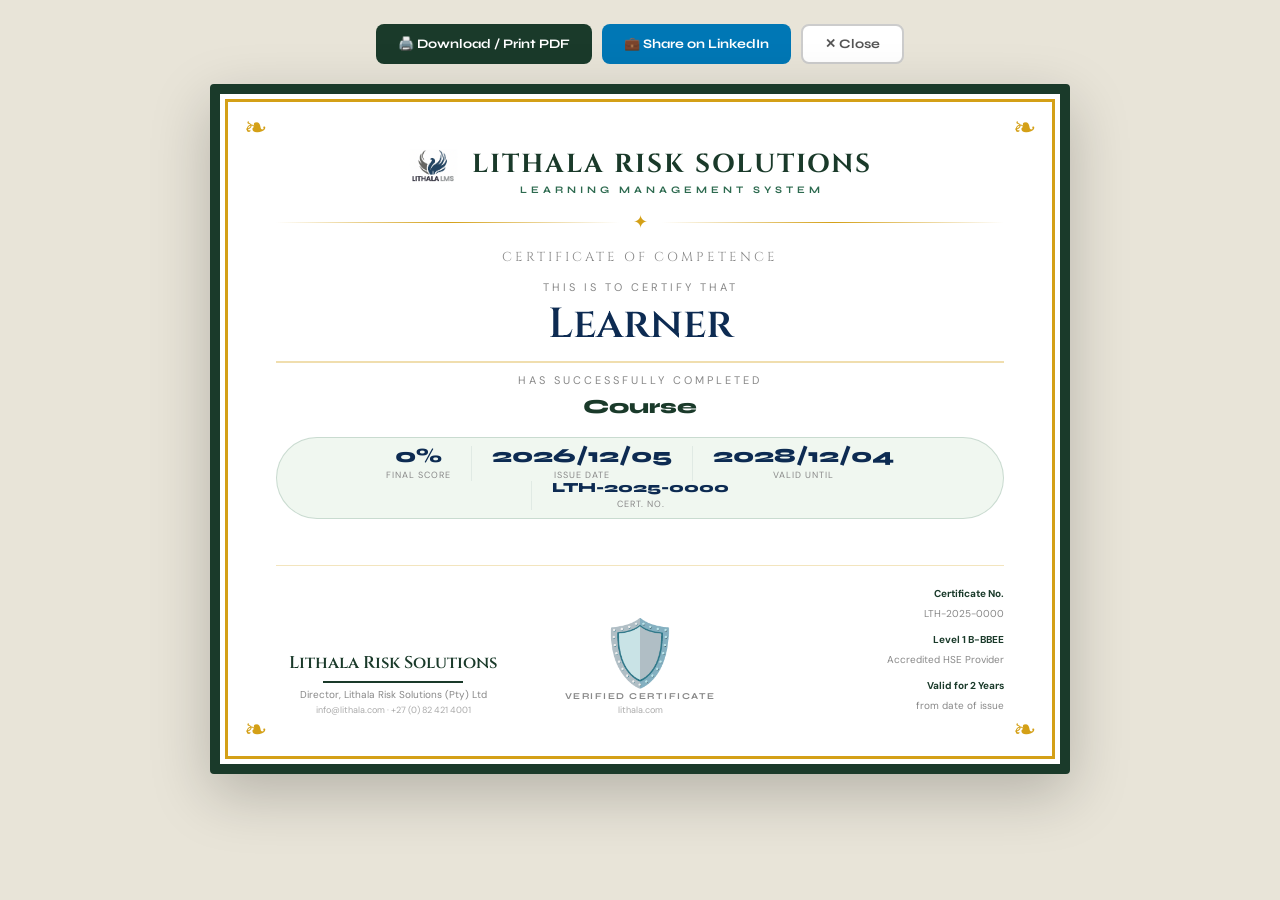
<file: certificate.html>
<!DOCTYPE html>
<html lang="en">
<head>
<meta charset="UTF-8">
<meta name="viewport" content="width=device-width, initial-scale=1.0, maximum-scale=1.0">
<title>Certificate — Lithala LMS</title>
<link href="https://fonts.googleapis.com/css2?family=Cinzel:wght@400;600;700&family=Syne:wght@400;700;800&family=DM+Sans:wght@300;400;500&display=swap" rel="stylesheet">
<script src="lms-config.js"></script>
<style>
*{box-sizing:border-box;margin:0;padding:0}

/* ── SCREEN STYLES ─────────────────────────────────────────── */
body{
  font-family:'DM Sans',sans-serif;
  background:#e8e4d8;
  min-height:100vh;
  display:flex;
  flex-direction:column;
  align-items:center;
  padding:24px 16px 40px;
}

/* Action buttons row */
.actions{
  display:flex;gap:10px;margin-bottom:20px;
  flex-wrap:wrap;justify-content:center;
  width:100%;max-width:860px;
}
.btn{
  padding:10px 22px;border-radius:8px;
  font-family:'Syne',sans-serif;font-weight:700;font-size:13px;
  cursor:pointer;border:none;transition:all .2s;
  display:flex;align-items:center;gap:6px;text-decoration:none;
}
.btn-print  {background:#1a3a2a;color:white}
.btn-print:hover{background:#0d2b52}
.btn-linkedin{background:#0077b5;color:white}
.btn-linkedin:hover{background:#005885}
.btn-close  {background:white;color:#555;border:2px solid #ccc}

/* ── THE CERTIFICATE ────────────────────────────────────────── */
/* Wrapper handles the responsive scaling trick */
.cert-outer{
  width:100%;
  max-width:860px;
  /* On small screens we scale DOWN so the whole cert fits */
}

.cert-page{
  background:white;
  border:10px solid #1a3a2a;
  outline:3px solid #d4a017;
  outline-offset:-18px;
  border-radius:4px;
  padding:52px 56px 48px;
  position:relative;
  box-shadow:0 20px 60px rgba(0,0,0,.22);
  text-align:center;
  /* Fixed width so the design stays proportional */
  width:100%;
}

/* Corner ornaments */
.co{position:absolute;font-size:28px;color:#d4a017;line-height:1;user-select:none}
.co-tl{top:20px;left:24px}.co-tr{top:20px;right:24px}
.co-bl{bottom:20px;left:24px}.co-br{bottom:20px;right:24px}

/* Header */
.cert-logo-row{display:flex;align-items:center;justify-content:center;gap:14px;margin-bottom:8px}
.cert-logo-row img{height:50px;object-fit:contain}
.cert-org{font-family:'Cinzel',serif;font-size:clamp(16px,3vw,26px);font-weight:700;color:#1a3a2a;letter-spacing:2px}
.cert-org-sub{font-family:'Syne',sans-serif;font-size:10px;font-weight:700;color:#2d6a4f;letter-spacing:4px;text-transform:uppercase;margin-top:2px}

/* Divider */
.cert-divider{display:flex;align-items:center;gap:14px;margin:14px 0}
.cert-divider::before,.cert-divider::after{content:'';flex:1;height:1px;background:linear-gradient(90deg,transparent,#d4a017,transparent)}
.cert-divider span{color:#d4a017;font-size:18px}

/* Body text */
.cert-label{font-family:'DM Sans',sans-serif;font-size:11px;color:#888;letter-spacing:3px;text-transform:uppercase;margin-bottom:7px}
.cert-name{
  font-family:'Cinzel',serif;
  font-size:clamp(22px,5vw,42px);
  font-weight:600;color:#0d2b52;
  line-height:1.15;
  width:100%;
  border-bottom:2px solid rgba(212,160,23,.35);
  padding-bottom:12px;margin-bottom:6px;
  display:block;
}
.cert-course{font-family:'Syne',sans-serif;font-size:clamp(14px,2.5vw,20px);font-weight:800;color:#1a3a2a;margin-bottom:4px}
.cert-subtitle{font-size:12px;color:#888;margin-bottom:0}

/* Score row */
.cert-scores{
  display:inline-flex;align-items:center;gap:0;
  background:#f0f7f0;border:1px solid rgba(45,106,79,.2);
  border-radius:50px;padding:8px 0;margin:14px 0;
  flex-wrap:wrap;justify-content:center;
}
.cert-score-item{text-align:center;padding:0 20px}
.cert-score-item + .cert-score-item{border-left:1px solid #e0eae4}
.cert-score-item .val{font-family:'Syne',sans-serif;font-size:clamp(14px,3vw,20px);font-weight:800;color:#0d2b52;line-height:1}
.cert-score-item .lbl{font-size:9px;color:#888;text-transform:uppercase;letter-spacing:1px;margin-top:3px}

/* Footer row */
.cert-footer{
  display:flex;align-items:flex-end;justify-content:space-between;
  margin-top:32px;padding-top:18px;
  border-top:1px solid rgba(212,160,23,.28);
  gap:12px;flex-wrap:wrap;
}
.cert-sig-block{text-align:center;flex:1;min-width:140px}
.cert-sig-name{font-family:'Cinzel',serif;font-size:clamp(13px,2vw,17px);font-weight:600;color:#1a3a2a;margin-bottom:7px}
.cert-sig-line{width:140px;border-top:2px solid #1a3a2a;margin:0 auto 5px}
.cert-sig-role{font-size:10px;color:#888}
.cert-sig-contact{font-size:9px;color:#aaa;margin-top:3px}
.cert-seal-block{text-align:center;flex:1;min-width:100px}
.cert-seal-icon{font-size:clamp(44px,8vw,64px);line-height:1}
.cert-seal-text{font-size:9px;color:#888;font-family:'Syne',sans-serif;font-weight:700;letter-spacing:1.5px;text-transform:uppercase;margin-top:5px}
.cert-info-block{text-align:right;flex:1;min-width:140px;font-size:10px;color:#888;line-height:2}
.cert-info-block strong{color:#1a3a2a;font-weight:700}

/* ── PRINT STYLES ───────────────────────────────────────────── */
@media print{
  body{background:white;padding:0;display:block}
  .actions{display:none}
  .cert-outer{max-width:100%;margin:0}
  .cert-page{
    box-shadow:none;
    border-width:10px;
    page-break-inside:avoid;
    width:100%;
    /* Reset the transform for print — browser handles sizing */
    transform:none !important;
  }
  /* Let the page fill A4 */
  @page{size:A4 landscape;margin:8mm}
}

/* ── RESPONSIVE SCALING ─────────────────────────────────────── 
   On mobile we scale the cert down so it fits width without 
   cutting off. We use a CSS custom property trick. */
@media(max-width:900px){
  .cert-page{
    padding:32px 28px 28px;
  }
}
@media(max-width:600px){
  .cert-page{
    padding:24px 18px 20px;
    border-width:7px;
    outline-offset:-12px;
  }
  .cert-scores{flex-direction:row;border-radius:12px}
  .cert-score-item + .cert-score-item{border-left:none;border-top:1px solid #e0eae4}
  .cert-footer{flex-direction:column;align-items:center;text-align:center;gap:20px}
  .cert-info-block{text-align:center}
  .cert-sig-block,.cert-seal-block,.cert-info-block{width:100%}
}
</style>
</head>
<body>

<!-- Action buttons — hidden when printing -->
<div class="actions" id="certActions">
  <button class="btn btn-print" onclick="window.print()">🖨️ Download / Print PDF</button>
  <a  class="btn btn-linkedin" id="linkedinBtn" href="#" target="_blank">💼 Share on LinkedIn</a>
  <button class="btn btn-close" onclick="window.close()">✕ Close</button>
</div>

<!-- Certificate -->
<div class="cert-outer">
  <div class="cert-page" id="certPage">

    <span class="co co-tl">❧</span>
    <span class="co co-tr">❧</span>
    <span class="co co-bl">❧</span>
    <span class="co co-br">❧</span>

    <!-- Logo + org name -->
    <div class="cert-logo-row">
      <img src="logo.png" alt="Lithala" onerror="this.style.display='none'">
      <div>
        <div class="cert-org">LITHALA RISK SOLUTIONS</div>
        <div class="cert-org-sub">Learning Management System</div>
      </div>
    </div>

    <div class="cert-divider"><span>✦</span></div>

    <div style="font-family:'Cinzel',serif;font-size:clamp(11px,1.8vw,13px);color:#888;letter-spacing:3px;text-transform:uppercase;margin-bottom:14px">
      Certificate of Competence
    </div>

    <div class="cert-label">This is to certify that</div>
    <div class="cert-name" id="certName">Learner Name</div>

    <div class="cert-label" style="margin-top:10px">has successfully completed</div>
    <div class="cert-course"  id="certCourse">Course Title</div>
    <div class="cert-subtitle" id="certSubtitle">Subtitle</div>

    <div class="cert-scores">
      <div class="cert-score-item"><div class="val" id="certScore">—%</div><div class="lbl">Final Score</div></div>
      <div class="cert-score-item"><div class="val" id="certDate">—</div><div class="lbl">Issue Date</div></div>
      <div class="cert-score-item"><div class="val" id="certExpiry">—</div><div class="lbl">Valid Until</div></div>
      <div class="cert-score-item"><div class="val" id="certNum" style="font-size:clamp(10px,1.5vw,14px)">—</div><div class="lbl">Cert. No.</div></div>
    </div>

    <div class="cert-footer">
      <div class="cert-sig-block">
        <div class="cert-sig-name">Lithala Risk Solutions</div>
        <div class="cert-sig-line"></div>
        <div class="cert-sig-role">Director, Lithala Risk Solutions (Pty) Ltd</div>
        <div class="cert-sig-contact">info@lithala.com · +27 (0) 82 421 4001</div>
      </div>
      <div class="cert-seal-block">
        <div class="cert-seal-icon">🛡️</div>
        <div class="cert-seal-text">Verified Certificate</div>
        <div style="font-size:9px;color:#aaa;margin-top:3px;font-family:'DM Sans',sans-serif">lithala.com</div>
      </div>
      <div class="cert-info-block" id="certInfoBlock">
        <div><strong>Certificate No.</strong><br><span id="certNumRight">—</span></div>
        <div style="margin-top:6px"><strong>Level 1 B-BBEE</strong><br>Accredited HSE Provider</div>
        <div style="margin-top:6px"><strong>Valid for 2 Years</strong><br>from date of issue</div>
      </div>
    </div>

  </div>
</div>

<script>
// Read params
const p       = new URLSearchParams(window.location.search);
const name    = decodeURIComponent(p.get('name')   || 'Learner');
const course  = decodeURIComponent(p.get('course') || 'Course');
const sub     = decodeURIComponent(p.get('sub')    || '');
const score   = p.get('score') || '0';
const certNo  = decodeURIComponent(p.get('cert')   || 'LTH-2025-0000');
const issued  = p.get('issued')
  ? new Date(p.get('issued')).toLocaleDateString('en-ZA')
  : new Date().toLocaleDateString('en-ZA');
const expiry  = p.get('issued')
  ? new Date(new Date(p.get('issued')).getTime() + 2*365*24*60*60*1000).toLocaleDateString('en-ZA')
  : new Date(Date.now() + 2*365*24*60*60*1000).toLocaleDateString('en-ZA');

// Populate
document.getElementById('certName').textContent    = name;
document.getElementById('certCourse').textContent  = course;
document.getElementById('certSubtitle').textContent= sub;
document.getElementById('certScore').textContent   = score + '%';
document.getElementById('certDate').textContent    = issued;
document.getElementById('certExpiry').textContent  = expiry;
document.getElementById('certNum').textContent     = certNo;
document.getElementById('certNumRight').textContent= certNo;
document.title = 'Certificate — ' + course + ' | Lithala LMS';

// LinkedIn share URL
const certUrl = window.location.href;
const liUrl   = 'https://www.linkedin.com/profile/add?startTask=CERTIFICATION_NAME'
  + '&name='             + encodeURIComponent(course + ' — Lithala LMS')
  + '&organizationName=' + encodeURIComponent('Lithala Risk Solutions')
  + '&issueYear='        + new Date().getFullYear()
  + '&issueMonth='       + (new Date().getMonth() + 1)
  + '&certUrl='          + encodeURIComponent(certUrl)
  + '&certId='           + encodeURIComponent(certNo);
document.getElementById('linkedinBtn').href = liUrl;

// Auto-print if ?print=1
if (p.get('print') === '1') setTimeout(() => window.print(), 900);
</script>
</body>
</html>
</file>
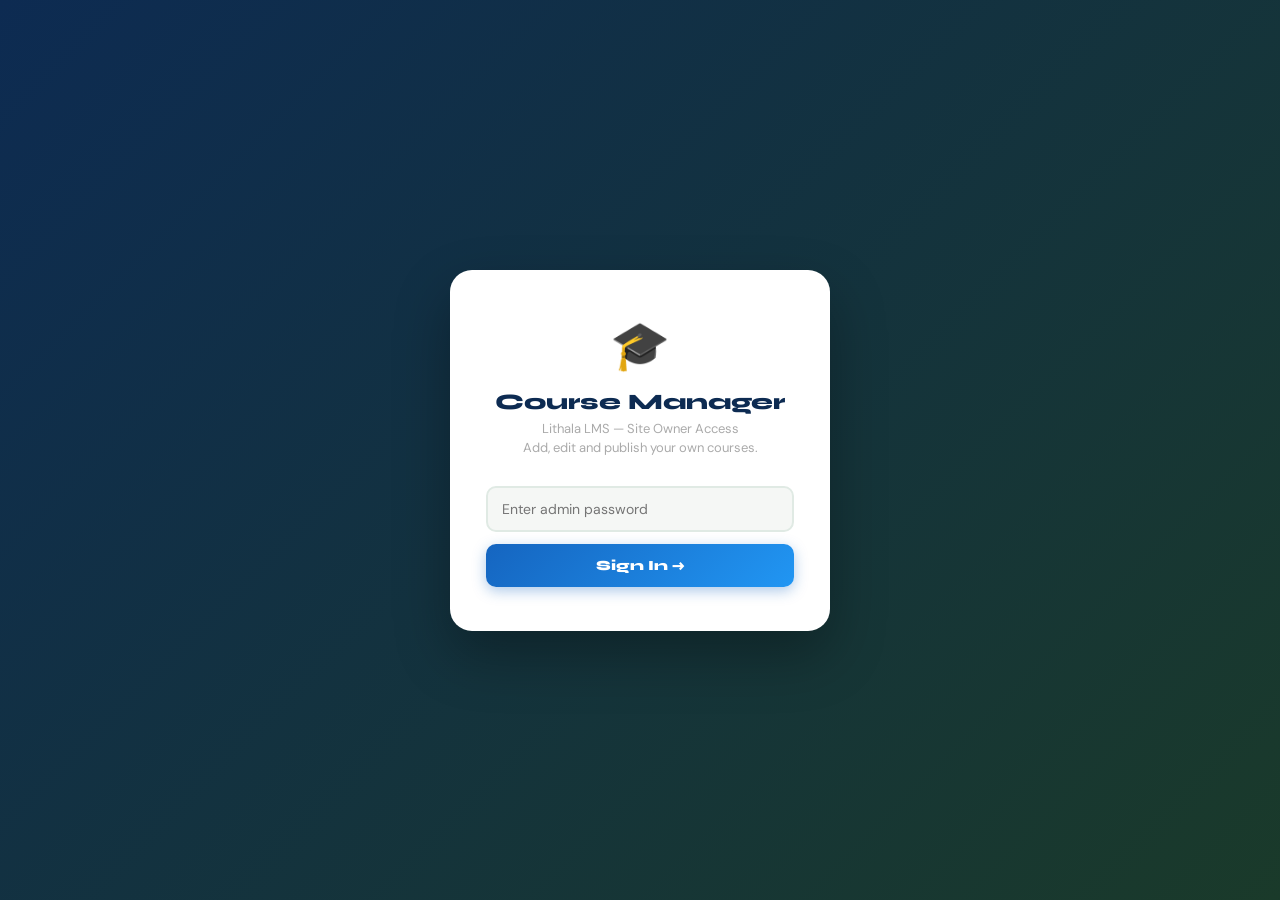
<file: course-editor.html>
<!DOCTYPE html>
<html lang="en">
<head>
<meta charset="UTF-8">
<meta name="viewport" content="width=device-width, initial-scale=1.0, maximum-scale=1.0">
<title>Add / Edit Courses — Lithala LMS</title>
<link href="https://fonts.googleapis.com/css2?family=Syne:wght@700;800&family=DM+Sans:wght@400;500&display=swap" rel="stylesheet">
<script src="lms-config.js"></script>
<style>
:root{--navy:#0d2b52;--ocean:#1565c0;--forest:#1a3a2a;--lime:#52b788;--gold:#d4a017;--cream:#f5f7f5;--mist:#e0eae4;--ink:#1e2d26;--danger:#e63946}
*{box-sizing:border-box;margin:0;padding:0}
html,body{font-family:'DM Sans',sans-serif;background:#eef2f7;color:var(--ink);overflow-x:hidden}
@keyframes fadeUp{from{opacity:0;transform:translateY(12px)}to{opacity:1;transform:translateY(0)}}

/* ── LOGIN ─────────────────────────────────────────────────── */
#loginScreen{
  display:flex;min-height:100vh;
  background:linear-gradient(135deg,#0d2b52 0%,#1a3a2a 100%);
  align-items:center;justify-content:center;padding:20px;
}
.login-card{
  background:white;border-radius:22px;
  width:100%;max-width:380px;
  padding:44px 36px;text-align:center;
  animation:fadeUp .3s ease;
  box-shadow:0 24px 56px rgba(0,0,0,.3);
}
.login-card .icon{font-size:48px;margin-bottom:12px}
.login-card h1{font-family:'Syne',sans-serif;font-size:22px;font-weight:800;color:#0d2b52;margin-bottom:4px}
.login-card p{font-size:13px;color:#aaa;margin-bottom:28px;line-height:1.5}
.login-card input{
  width:100%;padding:12px 14px;
  border:2px solid #e0eae4;border-radius:10px;
  font-size:14px;background:#f5f7f5;outline:none;
  margin-bottom:12px;font-family:'DM Sans',sans-serif;
  transition:border-color .2s;
}
.login-card input:focus{border-color:#1565c0;background:white}
.btn-login{
  width:100%;background:linear-gradient(135deg,#1565c0,#2196f3);
  color:white;border:none;padding:13px;border-radius:10px;
  font-family:'Syne',sans-serif;font-weight:800;font-size:14px;
  cursor:pointer;transition:all .2s;
  box-shadow:0 4px 14px rgba(21,101,192,.35);
}
.btn-login:hover{transform:translateY(-1px);box-shadow:0 7px 20px rgba(21,101,192,.4)}
.login-error{color:#e63946;font-size:12px;margin-top:8px;display:none}

/* ── APP SHELL ─────────────────────────────────────────────── */
#app{display:none}

/* TOP BAR */
.topbar{
  background:white;border-bottom:1px solid #f0f4f8;
  padding:0 4%;height:62px;
  display:flex;align-items:center;justify-content:space-between;
  box-shadow:0 2px 12px rgba(0,0,0,.06);
  position:sticky;top:0;z-index:200;
}
.tb-logo{font-family:'Syne',sans-serif;font-weight:800;font-size:17px;color:#0d2b52}
.tb-logo em{color:#1565c0;font-style:normal}
.tb-logo span{font-size:11px;color:#aaa;font-family:'DM Sans',sans-serif;font-weight:400;margin-left:7px;background:#f0f4f8;padding:3px 9px;border-radius:4px}
.tb-nav{display:flex;gap:8px;align-items:center}
.tb-link{padding:7px 14px;border-radius:7px;font-family:'Syne',sans-serif;font-weight:700;font-size:12px;text-decoration:none;transition:all .2s;border:2px solid #e0eae4;color:#555;background:white}
.tb-link:hover{border-color:#1565c0;color:#1565c0}
.tb-link.primary{background:linear-gradient(135deg,#1565c0,#2196f3);color:white;border-color:#1565c0}

/* MAIN LAYOUT */
.app-layout{display:grid;grid-template-columns:280px 1fr;min-height:calc(100vh - 62px)}

/* ── SIDEBAR — COURSE LIST ─────────────────────────────────── */
.sidebar{
  background:white;border-right:1px solid #f0f4f8;
  display:flex;flex-direction:column;
  position:sticky;top:62px;height:calc(100vh - 62px);overflow-y:auto;
}
.sb-top{
  padding:18px 16px 12px;border-bottom:1px solid #f0f4f8;
  display:flex;align-items:center;justify-content:space-between;
  flex-shrink:0;
}
.sb-top h2{font-family:'Syne',sans-serif;font-size:14px;font-weight:800;color:#0d2b52}
.btn-new{
  background:linear-gradient(135deg,#2d6a4f,#52b788);
  color:white;border:none;padding:7px 13px;border-radius:7px;
  font-family:'Syne',sans-serif;font-weight:700;font-size:11px;
  cursor:pointer;transition:all .2s;white-space:nowrap;
}
.btn-new:hover{transform:scale(1.03)}
.sb-search{padding:10px 16px;border-bottom:1px solid #f0f4f8;flex-shrink:0}
.sb-search input{
  width:100%;padding:8px 12px;border:2px solid #e0eae4;border-radius:8px;
  font-size:12.5px;background:#f5f7f5;outline:none;font-family:'DM Sans',sans-serif;
  transition:border-color .2s;
}
.sb-search input:focus{border-color:#1565c0;background:white}
.course-list{flex:1;overflow-y:auto;padding:6px 0}
.ci{
  padding:11px 16px;display:flex;align-items:center;gap:10px;
  cursor:pointer;transition:background .15s;border-left:3px solid transparent;
}
.ci:hover{background:#f5f7f5}
.ci.active{background:#e3f2fd;border-left-color:#1565c0}
.ci-thumb{width:44px;height:34px;border-radius:6px;object-fit:cover;flex-shrink:0;background:#f0f4f8;display:block}
.ci-info{flex:1;min-width:0}
.ci-info h4{font-family:'Syne',sans-serif;font-size:12.5px;font-weight:700;color:#0d2b52;white-space:nowrap;overflow:hidden;text-overflow:ellipsis;line-height:1.2;margin-bottom:2px}
.ci-info p{font-size:11px;color:#888;white-space:nowrap;overflow:hidden;text-overflow:ellipsis}
.ci-price{font-family:'Syne',sans-serif;font-weight:800;font-size:12.5px;color:#1565c0;flex-shrink:0}
.sb-empty{padding:28px 16px;text-align:center;color:#aaa;font-size:13px}

/* ── EDITOR AREA ───────────────────────────────────────────── */
.editor-area{
  padding:28px 32px;overflow-y:auto;
  max-height:calc(100vh - 62px);
}
.editor-welcome{
  text-align:center;padding:80px 24px;
  background:white;border-radius:18px;
  box-shadow:0 2px 12px rgba(13,43,82,.06);
  border:1px solid rgba(13,43,82,.04);
}
.editor-welcome .wi{font-size:56px;margin-bottom:16px}
.editor-welcome h2{font-family:'Syne',sans-serif;font-size:20px;font-weight:800;color:#0d2b52;margin-bottom:8px}
.editor-welcome p{font-size:14px;color:#888;line-height:1.6;max-width:380px;margin:0 auto 22px}
.editor-welcome .steps{
  display:flex;gap:14px;flex-wrap:wrap;justify-content:center;margin-top:24px;
}
.editor-welcome .step{
  background:#f0f7ff;border-radius:12px;padding:14px 18px;text-align:left;width:160px;
}
.editor-welcome .step .sn{font-family:'Syne',sans-serif;font-weight:800;color:#1565c0;font-size:13px;margin-bottom:5px}
.editor-welcome .step p{font-size:12px;color:#666;line-height:1.5;margin:0}

/* SECTION CARDS */
.sc{
  background:white;border-radius:16px;padding:24px 26px;
  margin-bottom:18px;box-shadow:0 2px 10px rgba(13,43,82,.06);
  border:1px solid rgba(13,43,82,.04);
  animation:fadeUp .25s ease;
}
.sc-hdr{
  display:flex;align-items:center;justify-content:space-between;
  margin-bottom:18px;padding-bottom:12px;
  border-bottom:2px solid #f0f4f8;
}
.sc-hdr h3{font-family:'Syne',sans-serif;font-size:14px;font-weight:800;color:#0d2b52;display:flex;align-items:center;gap:7px}
.sc-hdr .hint{font-size:11px;color:#aaa;font-weight:400;margin-left:3px;font-family:'DM Sans',sans-serif}
.sc-hdr .id-badge{font-size:11px;font-weight:700;background:#e3f2fd;color:#1565c0;padding:3px 10px;border-radius:12px}

/* FORM FIELDS */
.fg{margin-bottom:14px}
.fg label{display:block;font-size:11.5px;font-weight:600;color:#1a3a2a;margin-bottom:5px}
.fg label .tip{font-size:10.5px;font-weight:400;color:#aaa;margin-left:4px}
.fg input,.fg select,.fg textarea{
  width:100%;padding:10px 13px;
  border:2px solid #e0eae4;border-radius:9px;
  font-size:13.5px;background:#f5f7f5;outline:none;
  transition:border-color .2s;font-family:'DM Sans',sans-serif;color:#1e2d26;
}
.fg input:focus,.fg select:focus,.fg textarea:focus{border-color:#1565c0;background:white}
.fg textarea{resize:vertical;min-height:76px;line-height:1.55}
.r2{display:grid;grid-template-columns:1fr 1fr;gap:12px}
.r3{display:grid;grid-template-columns:1fr 1fr 1fr;gap:10px}
.toggle-field{
  display:flex;align-items:center;gap:10px;
  background:#f5f7f5;border:2px solid #e0eae4;border-radius:9px;
  padding:11px 14px;cursor:pointer;transition:border-color .2s;
}
.toggle-field:hover{border-color:#1565c0}
.toggle-field input[type=checkbox]{width:16px;height:16px;cursor:pointer;accent-color:#1565c0;flex-shrink:0}
.toggle-field label{font-size:13.5px;color:#1e2d26;cursor:pointer}

/* IMAGE PREVIEW */
.img-preview-wrap{margin-top:8px;border-radius:9px;overflow:hidden;height:130px;background:#f0f4f8;display:none;position:relative}
.img-preview-wrap img{width:100%;height:100%;object-fit:cover;display:block}
.img-preview-wrap .img-ov{position:absolute;inset:0;background:linear-gradient(to bottom,transparent,rgba(0,0,0,.3));display:flex;align-items:flex-end;padding:8px 10px}
.img-preview-wrap .img-ov span{color:white;font-size:11px;font-weight:600}

/* PDF VIEWER */
.pdf-section{
  background:linear-gradient(145deg,#f0f7ff,#e8f5e9);
  border:2px dashed rgba(21,101,192,.22);border-radius:12px;
  padding:20px;margin-top:6px;
}
.pdf-section h4{font-family:'Syne',sans-serif;font-size:13px;font-weight:700;color:#0d2b52;margin-bottom:8px;display:flex;align-items:center;gap:6px}
.pdf-input-row{display:flex;gap:9px;align-items:center;margin-bottom:10px}
.pdf-input-row input{flex:1;padding:9px 12px;border:2px solid #e0eae4;border-radius:8px;font-size:13px;background:white;outline:none;font-family:'DM Sans',sans-serif;transition:border-color .2s}
.pdf-input-row input:focus{border-color:#1565c0}
.btn-load-pdf{
  background:linear-gradient(135deg,#1565c0,#2196f3);color:white;
  border:none;padding:9px 18px;border-radius:8px;
  font-family:'Syne',sans-serif;font-weight:700;font-size:12.5px;
  cursor:pointer;white-space:nowrap;transition:all .2s;
}
.btn-load-pdf:hover{transform:scale(1.03)}
.pdf-frame-wrap{
  background:white;border-radius:9px;overflow:hidden;
  border:1px solid rgba(21,101,192,.15);
  display:none;position:relative;
}
.pdf-frame-wrap.visible{display:block}
.pdf-frame-toolbar{
  background:#0d2b52;padding:8px 14px;
  display:flex;align-items:center;justify-content:space-between;
}
.pdf-frame-toolbar span{color:rgba(255,255,255,.8);font-size:12px;font-weight:600}
.pdf-frame-toolbar .pft-btns{display:flex;gap:7px}
.pft-btn{background:rgba(255,255,255,.12);color:white;border:none;padding:5px 11px;border-radius:5px;font-size:11px;cursor:pointer;transition:background .2s;font-family:'Syne',sans-serif;font-weight:700}
.pft-btn:hover{background:rgba(255,255,255,.22)}
.pdf-frame-wrap iframe{width:100%;height:500px;border:none;display:block}
.pdf-hint{font-size:12px;color:#888;margin-top:8px;line-height:1.5}

/* MODULES */
.mods-list{display:flex;flex-direction:column;gap:7px;margin-bottom:10px}
.mod-item{
  background:#f5f7f5;border:1px solid #e0eae4;border-radius:9px;
  padding:10px 12px;display:flex;align-items:center;gap:9px;
  transition:border-color .15s;
}
.mod-item:hover{border-color:#2196f3}
.mod-item.is-assess{background:linear-gradient(135deg,#f0f7ff,#f3e5f5);border-color:rgba(123,31,162,.18)}
.mod-drag{cursor:grab;color:#ccc;font-size:15px;flex-shrink:0;user-select:none}
.mod-badge{
  background:#1565c0;color:white;font-family:'Syne',sans-serif;
  font-weight:700;font-size:10px;width:22px;height:22px;
  border-radius:5px;display:flex;align-items:center;justify-content:center;flex-shrink:0;
}
.mod-item.is-assess .mod-badge{background:#7b1fa2}
.mod-inp{flex:2;border:none;background:transparent;font-size:13px;outline:none;font-family:'DM Sans',sans-serif;color:#1e2d26}
.mod-dur{flex:0 0 80px;border:none;background:transparent;font-size:12px;outline:none;font-family:'DM Sans',sans-serif;color:#888;text-align:right}
.mod-type{border:none;background:transparent;font-size:11.5px;color:#888;outline:none;cursor:pointer;font-family:'DM Sans',sans-serif}
.mod-del{background:none;border:none;color:#ddd;cursor:pointer;font-size:15px;flex-shrink:0;transition:color .15s}
.mod-del:hover{color:#e63946}
.btn-add-row{
  width:100%;padding:9px;border-radius:8px;border:2px dashed #e0eae4;
  background:none;font-family:'Syne',sans-serif;font-weight:600;font-size:12.5px;
  color:#aaa;cursor:pointer;transition:all .2s;
}
.btn-add-row:hover{border-color:#1565c0;color:#1565c0}

/* QUESTIONS */
.q-list{display:flex;flex-direction:column;gap:12px;margin-bottom:10px}
.q-card{background:#f5f7f5;border:1px solid #e0eae4;border-radius:10px;padding:14px 14px 10px}
.q-card-top{display:flex;align-items:flex-start;gap:8px;margin-bottom:9px}
.q-nbadge{background:#1565c0;color:white;font-family:'Syne',sans-serif;font-weight:700;font-size:10px;width:22px;height:22px;border-radius:5px;display:flex;align-items:center;justify-content:center;flex-shrink:0;margin-top:1px}
.q-text-inp{flex:1;padding:9px 12px;border:2px solid #e0eae4;border-radius:8px;font-size:13px;background:white;outline:none;font-family:'DM Sans',sans-serif;color:#1e2d26;transition:border-color .2s}
.q-text-inp:focus{border-color:#1565c0}
.q-del{background:none;border:none;color:#ddd;cursor:pointer;font-size:15px;flex-shrink:0;transition:color .15s;margin-top:2px}
.q-del:hover{color:#e63946}
.q-opts-grid{display:grid;grid-template-columns:1fr 1fr;gap:6px;margin-bottom:9px}
.q-opt-row{display:flex;align-items:center;gap:6px;background:white;border:1px solid #e0eae4;border-radius:7px;padding:6px 10px}
.q-opt-lbl{font-family:'Syne',sans-serif;font-weight:700;font-size:10px;color:#888;width:14px;flex-shrink:0}
.q-opt-inp{flex:1;border:none;background:transparent;font-size:12.5px;outline:none;font-family:'DM Sans',sans-serif;color:#1e2d26}
.q-answer-row{display:flex;align-items:center;gap:9px}
.q-answer-row label{font-size:11.5px;font-weight:600;color:#1a3a2a}
.q-answer-sel{padding:5px 10px;border:1.5px solid #e0eae4;border-radius:7px;font-size:12.5px;background:white;outline:none;cursor:pointer;font-family:'DM Sans',sans-serif}

/* ACTION BAR */
.action-bar{
  display:flex;gap:10px;flex-wrap:wrap;
  padding-bottom:48px;margin-top:4px;
}
.btn-save{
  background:linear-gradient(135deg,#1565c0,#2196f3);color:white;
  border:none;padding:13px 32px;border-radius:10px;
  font-family:'Syne',sans-serif;font-weight:800;font-size:14px;
  cursor:pointer;box-shadow:0 4px 14px rgba(21,101,192,.3);transition:all .2s;
}
.btn-save:hover{transform:translateY(-1px);box-shadow:0 7px 22px rgba(21,101,192,.4)}
.btn-outline-action{
  background:white;border:2px solid #e0eae4;color:#555;
  padding:12px 22px;border-radius:10px;
  font-family:'Syne',sans-serif;font-weight:700;font-size:13px;
  cursor:pointer;text-decoration:none;display:inline-flex;align-items:center;gap:6px;transition:all .2s;
}
.btn-outline-action:hover{border-color:#1565c0;color:#1565c0}
.btn-del-course{
  background:transparent;border:2px solid #e63946;color:#e63946;
  padding:12px 22px;border-radius:10px;
  font-family:'Syne',sans-serif;font-weight:700;font-size:13px;
  cursor:pointer;transition:all .2s;
}
.btn-del-course:hover{background:#e63946;color:white}

/* TOAST */
.toast{
  display:none;position:fixed;bottom:24px;left:50%;transform:translateX(-50%);
  background:#2d6a4f;color:white;padding:13px 22px;border-radius:10px;
  font-size:14px;z-index:9999;box-shadow:0 8px 24px rgba(0,0,0,.2);
  animation:fadeUp .3s ease;max-width:90vw;text-align:center;
}

@media(max-width:900px){
  .app-layout{grid-template-columns:1fr}
  .sidebar{position:relative;top:0;height:auto;max-height:none;border-right:none;border-bottom:1px solid #f0f4f8}
  .editor-area{padding:18px 16px}
  .r2,.r3{grid-template-columns:1fr}
  .q-opts-grid{grid-template-columns:1fr}
  .tb-nav{display:none}
}
</style>
</head>
<body>

<!-- ── LOGIN ──────────────────────────────────────────────── -->
<div id="loginScreen">
  <div class="login-card">
    <div class="icon">🎓</div>
    <h1>Course Manager</h1>
    <p>Lithala LMS — Site Owner Access<br>Add, edit and publish your own courses.</p>
    <input type="password" id="pwd" placeholder="Enter admin password" onkeypress="if(event.key==='Enter')login()">
    <button class="btn-login" onclick="login()">Sign In →</button>
    <div class="login-error" id="loginErr">Incorrect password. Please try again.</div>
  </div>
</div>

<!-- ── APP ────────────────────────────────────────────────── -->
<div id="app">
  <!-- TOP BAR -->
  <div class="topbar">
    <div class="tb-logo">LITHALA <em>LMS</em> <span>Course Manager</span></div>
    <div class="tb-nav">
      <a href="index3.html" class="tb-link" target="_blank">👁 View Live Courses</a>
      <a href="dashboard3.html" class="tb-link">📊 Dashboard</a>
      <a href="admin.html" class="tb-link">⚙️ Admin Panel</a>
      <a href="index.html" class="tb-link">🏠 Home</a>
    </div>
  </div>

  <!-- LAYOUT -->
  <div class="app-layout">

    <!-- SIDEBAR -->
    <aside class="sidebar">
      <div class="sb-top">
        <h2>📚 Your Courses</h2>
        <button class="btn-new" onclick="startNewCourse()">+ New Course</button>
      </div>
      <div class="sb-search">
        <input type="text" placeholder="🔍 Search courses..." oninput="filterSidebar(this.value)">
      </div>
      <div class="course-list" id="courseList"></div>
    </aside>

    <!-- EDITOR -->
    <main class="editor-area" id="editorArea">
      <!-- WELCOME STATE -->
      <div class="editor-welcome" id="editorWelcome">
        <div class="wi">✏️</div>
        <h2>Welcome to Course Manager</h2>
        <p>Click any course on the left to edit it, or click <strong>+ New Course</strong> to create one from scratch. No coding needed.</p>
        <div class="steps">
          <div class="step"><div class="sn">Step 1</div><p>Click + New Course</p></div>
          <div class="step"><div class="sn">Step 2</div><p>Fill in the form fields</p></div>
          <div class="step"><div class="sn">Step 3</div><p>Add modules &amp; quiz questions</div></div>
          <div class="step"><div class="sn">Step 4</div><p>Click Save — course goes live instantly</p></div>
        </div>
      </div>
      <!-- FORM (rendered by JS) -->
      <div id="editorForm" style="display:none"></div>
    </main>
  </div>
</div>

<div class="toast" id="toast"></div>

<script>
// ── AUTH ─────────────────────────────────────────────────────
function login() {
  const pwd = document.getElementById('pwd').value;
  if (pwd === LMS.ADMIN_PASSWORD) {
    sessionStorage.setItem('cm_auth', '1');
    document.getElementById('loginScreen').style.display = 'none';
    document.getElementById('app').style.display = 'block';
    buildSidebar();
  } else {
    document.getElementById('loginErr').style.display = 'block';
    document.getElementById('pwd').style.borderColor = '#e63946';
    setTimeout(() => {
      document.getElementById('loginErr').style.display = 'none';
      document.getElementById('pwd').style.borderColor = '';
    }, 2500);
  }
}
document.getElementById('pwd').addEventListener('keypress', e => { if (e.key === 'Enter') login(); });
if (sessionStorage.getItem('cm_auth') === '1') {
  document.getElementById('loginScreen').style.display = 'none';
  document.getElementById('app').style.display = 'block';
  setTimeout(buildSidebar, 0);
}

// ── DATA ──────────────────────────────────────────────────────
function getAllCourses() {
  const ov   = JSON.parse(localStorage.getItem('lms_course_overrides') || '{}');
  const base = (LMS.COURSES || []).filter(c => !ov[c.id + '_deleted']);
  const edited = base.map(c => ov[c.id] ? { ...c, ...ov[c.id] } : c);
  Object.entries(ov).forEach(([id, v]) => {
    if (!id.endsWith('_deleted') && typeof v === 'object' && !edited.find(c => c.id === id))
      edited.push(v);
  });
  return edited;
}
function saveCourseData(course) {
  const ov = JSON.parse(localStorage.getItem('lms_course_overrides') || '{}');
  ov[course.id] = course;
  localStorage.setItem('lms_course_overrides', JSON.stringify(ov));
  // Sync to Google Sheet
  if (typeof lmsFetch === 'function') lmsFetch({ action: 'saveCourse', course }).catch(() => {});
}
function deleteCourseData(id) {
  const ov = JSON.parse(localStorage.getItem('lms_course_overrides') || '{}');
  ov[id + '_deleted'] = true;
  delete ov[id];
  localStorage.setItem('lms_course_overrides', JSON.stringify(ov));
  if (typeof lmsFetch === 'function') lmsFetch({ action: 'deleteCourse', courseId: id }).catch(() => {});
}

// ── SIDEBAR ───────────────────────────────────────────────────
let activeId = null;
function buildSidebar(filter) {
  const list = document.getElementById('courseList');
  const all  = getAllCourses().filter(c => !filter || c.title.toLowerCase().includes(filter.toLowerCase()));
  if (!all.length) { list.innerHTML = '<div class="sb-empty">No courses yet.<br>Click + New Course to add one.</div>'; return; }
  list.innerHTML = all.map(c => `
    <div class="ci${c.id === activeId ? ' active' : ''}" onclick="openEditor('${c.id}')">
      <img class="ci-thumb" src="${c.image || ''}" onerror="this.style.background='#e3f2fd';this.style.display='block'" alt="">
      <div class="ci-info">
        <h4>${c.title}</h4>
        <p>${c.subtitle || ''} · ${c.modules || 0} modules</p>
      </div>
      <div class="ci-price">R${(c.price || 0).toLocaleString()}</div>
    </div>`).join('');
}
function filterSidebar(val) { buildSidebar(val); }

// ── OPEN EDITOR ───────────────────────────────────────────────
let isNew = false;
function openEditor(id) {
  activeId = id;
  isNew    = false;
  buildSidebar();
  const c = getAllCourses().find(x => x.id === id);
  renderForm(c);
}
function startNewCourse() {
  activeId = null;
  isNew    = true;
  buildSidebar();
  renderForm(null);
}

// ── RENDER FORM ───────────────────────────────────────────────
function renderForm(c) {
  document.getElementById('editorWelcome').style.display = 'none';
  const f = document.getElementById('editorForm');
  f.style.display = 'block';

  const mods = c ? (c.modules_list || []) : [
    { title: 'Introduction', duration: '20 min', isAssessment: false },
    { title: 'Final Assessment', duration: '30 min', isAssessment: true },
  ];
  const qs   = c ? (c.questions   || []) : [{ q: '', options: ['', '', '', ''], answer: 0 }];
  const outs = c ? (c.outcomes    || []).join('\n') : '';
  const pdfUrl = c ? (c.pdfUrl || '') : '';
  const img    = c ? (c.image  || '') : '';

  f.innerHTML = `
    <!-- BASIC INFO -->
    <div class="sc">
      <div class="sc-hdr">
        <h3>📋 Course Details ${c ? `<span class="id-badge">${c.id}</span>` : '<span class="id-badge" style="background:#fff3e0;color:#d4a017">New Course</span>'}</h3>
      </div>

      ${!c ? `
      <div class="fg">
        <label>Course ID <span class="tip">Short unique code, no spaces — e.g. FIRE001, ENV002</span></label>
        <input id="f-id" placeholder="e.g. FIRE001" maxlength="20"
          style="text-transform:uppercase;font-family:monospace"
          oninput="this.value=this.value.toUpperCase().replace(/[^A-Z0-9]/g,'')">
      </div>` : `<input type="hidden" id="f-id" value="${c.id}">`}

      <div class="r2">
        <div class="fg">
          <label>Course Title</label>
          <input id="f-title" placeholder="e.g. Fire Safety Awareness" value="${c ? c.title : ''}">
        </div>
        <div class="fg">
          <label>Subtitle <span class="tip">"e-Learning Module" or "Training Material"</span></label>
          <input id="f-sub" placeholder="e-Learning Module" value="${c ? (c.subtitle || '') : ''}">
        </div>
      </div>

      <div class="r2">
        <div class="fg">
          <label>Category</label>
          <select id="f-cat">
            ${['Confined Space','Permit to Work','Basic Work at Height','Hot Work','Electrical Safety','E-LEARNING MODULE','Fire Safety','Environmental','Chemical Safety','General Safety','Other'].map(cat =>
              `<option${c && c.category === cat ? ' selected' : ''}>${cat}</option>`).join('')}
          </select>
        </div>
        <div class="fg">
          <label>Badge <span class="tip">Shown on course card</span></label>
          <select id="f-badge">
            <option value="">None</option>
            ${['Bestseller', 'New', 'Popular', 'Essential', 'eLearning'].map(b =>
              `<option value="${b}"${c && c.badge === b ? ' selected' : ''}>${b}</option>`).join('')}
          </select>
        </div>
      </div>

      <div class="fg">
        <label>Description <span class="tip">Shown to learners on the course card and detail modal</span></label>
        <textarea id="f-desc" rows="3" placeholder="This course covers...">${c ? (c.description || '') : ''}</textarea>
      </div>
    </div>

    <!-- PRICING -->
    <div class="sc">
      <div class="sc-hdr"><h3>💰 Pricing &amp; Settings</h3></div>
      <div class="r3">
        <div class="fg">
          <label>Price (Rands, incl. VAT)</label>
          <input id="f-price" type="number" min="0" placeholder="1500" value="${c ? c.price : ''}">
        </div>
        <div class="fg">
          <label>Duration</label>
          <input id="f-dur" placeholder="e.g. 4 hours" value="${c ? (c.duration || '') : ''}">
        </div>
        <div class="fg">
          <label>Rating <span class="tip">4.0 – 5.0</span></label>
          <input id="f-rating" type="number" min="4" max="5" step="0.1" placeholder="4.8" value="${c ? (c.rating || 4.8) : 4.8}">
        </div>
      </div>
      <div class="toggle-field" onclick="document.getElementById('f-wa').click()">
        <input type="checkbox" id="f-wa" ${c && c.wa ? 'checked' : ''}>
        <label for="f-wa">💬 Available via WhatsApp learning delivery</label>
      </div>
    </div>

    <!-- COVER IMAGE -->
    <div class="sc">
      <div class="sc-hdr"><h3>🖼️ Cover Image</h3></div>
      <div class="fg">
        <label>Image URL <span class="tip">Paste a link from Unsplash, Google Drive (public), or your own server</span></label>
        <input id="f-img" placeholder="https://images.unsplash.com/photo-..." value="${img}" oninput="previewImg()">
        <div class="img-preview-wrap" id="imgPrev" style="${img ? 'display:block' : ''}">
          <img id="imgPrevEl" src="${img}" onerror="document.getElementById('imgPrev').style.display='none'" alt="Preview">
          <div class="img-ov"><span>Cover image preview</span></div>
        </div>
      </div>
      <p style="font-size:12px;color:#aaa;line-height:1.5">
        💡 <strong>Free photos:</strong> Visit <a href="https://unsplash.com" target="_blank" style="color:#1565c0">unsplash.com</a> → find a photo → right-click the photo → <em>Copy Image Address</em> → paste above.
      </p>
    </div>

    <!-- PDF VIEWER -->
    <div class="sc">
      <div class="sc-hdr">
        <h3>📄 Course PDF Document <span class="hint">Optional — viewable inside the course player</span></h3>
      </div>
      <div class="pdf-section">
        <h4>📎 Attach a PDF</h4>
        <p style="font-size:12.5px;color:#666;margin-bottom:10px;line-height:1.5">
          Learners can browse your PDF directly inside the course. Paste a link to a publicly accessible PDF (Google Drive "anyone with link can view", Dropbox, your website, etc.)
        </p>
        <div class="pdf-input-row">
          <input type="text" id="f-pdf" placeholder="https://drive.google.com/file/d/YOUR_ID/preview" value="${pdfUrl}">
          <button class="btn-load-pdf" onclick="loadPdfPreview()">👁 Preview PDF</button>
        </div>
        <div class="pdf-frame-wrap${pdfUrl ? ' visible' : ''}" id="pdfFrameWrap">
          <div class="pdf-frame-toolbar">
            <span id="pdfFrameLabel">📄 PDF Preview</span>
            <div class="pft-btns">
              <button class="pft-btn" onclick="document.getElementById('pdfFrame').contentWindow && document.getElementById('pdfFrame').contentWindow.history.go(-1)">◀</button>
              <button class="pft-btn" onclick="document.getElementById('pdfFrame').contentWindow && document.getElementById('pdfFrame').contentWindow.history.go(1)">▶</button>
              <button class="pft-btn" onclick="document.getElementById('pdfFrameWrap').classList.remove('visible')">✕ Close</button>
            </div>
          </div>
          <iframe id="pdfFrame" src="${pdfUrl}" allowfullscreen></iframe>
        </div>
        <p class="pdf-hint">
          ✅ <strong>Google Drive tip:</strong> Open your PDF → Share → "Anyone with the link" → Change the URL end from <code>/view?usp=sharing</code> to <code>/preview</code> → paste that URL here.
        </p>
      </div>
    </div>

    <!-- LEARNING OUTCOMES -->
    <div class="sc">
      <div class="sc-hdr">
        <h3>✅ Learning Outcomes <span class="hint">What learners can do after completing this course</span></h3>
      </div>
      <div class="fg">
        <label>One outcome per line <span class="tip">Aim for 5–8 outcomes</span></label>
        <textarea id="f-outcomes" rows="7"
          placeholder="Identify confined space hazards and risks&#10;Conduct atmospheric testing procedures&#10;Implement confined space entry permits&#10;Execute emergency rescue protocols&#10;Comply with OHSA confined space regulations">${outs}</textarea>
      </div>
    </div>

    <!-- MODULES -->
    <div class="sc">
      <div class="sc-hdr">
        <h3>📋 Course Modules <span class="hint">Add learning modules and mark the final one as "Assessment"</span></h3>
      </div>
      <div class="mods-list" id="modsList">
        ${mods.map((m, i) => modHTML(m, i)).join('')}
      </div>
      <button class="btn-add-row" onclick="addMod()">+ Add Module</button>
    </div>

    <!-- ASSESSMENT QUESTIONS -->
    <div class="sc">
      <div class="sc-hdr">
        <h3>📝 Assessment Questions <span class="hint">Learners need 80% to pass and earn a certificate</span></h3>
      </div>
      <div class="q-list" id="qList">
        ${qs.map((q, i) => qHTML(q, i)).join('')}
      </div>
      <button class="btn-add-row" onclick="addQ()">+ Add Question</button>
    </div>

    <!-- SAVE BAR -->
    <div class="action-bar">
      <button class="btn-save" onclick="saveForm()">💾 Save &amp; Publish Course</button>
      <a href="index3.html" class="btn-outline-action" target="_blank">👁 Preview Live Catalogue</a>
      <button class="btn-outline-action" onclick="startNewCourse()">+ New Course</button>
      ${c ? `<button class="btn-del-course" onclick="confirmDelete('${c.id}','${(c.title||'').replace(/'/g,"\\'")}')">🗑 Delete This Course</button>` : ''}
    </div>
  `;
}

// ── MODULE ROW HTML ───────────────────────────────────────────
function modHTML(m, i) {
  return `<div class="mod-item${m.isAssessment ? ' is-assess' : ''}" id="mod-${i}">
    <span class="mod-drag" title="drag to reorder">⋮⋮</span>
    <div class="mod-badge">${String(i + 1).padStart(2, '0')}</div>
    <input class="mod-inp" value="${(m.title || '').replace(/"/g, '&quot;')}" placeholder="Module title…" oninput="renumberMods()">
    <input class="mod-dur" value="${m.duration || '30 min'}" placeholder="30 min">
    <select class="mod-type" onchange="this.closest('.mod-item').classList.toggle('is-assess',this.value==='assessment')">
      <option value="content"${!m.isAssessment ? ' selected' : ''}>Content</option>
      <option value="assessment"${m.isAssessment ? ' selected' : ''}>Assessment</option>
    </select>
    <button class="mod-del" onclick="this.closest('.mod-item').remove();renumberMods()" title="Remove">✕</button>
  </div>`;
}

// ── QUESTION BLOCK HTML ───────────────────────────────────────
function qHTML(q, i) {
  const opts = (q.options || ['', '', '', '']).concat(['', '', '', '']).slice(0, 4);
  return `<div class="q-card" id="q-${i}">
    <div class="q-card-top">
      <div class="q-nbadge">Q${i + 1}</div>
      <input class="q-text-inp" style="flex:1;margin-left:8px" value="${(q.q || '').replace(/"/g, '&quot;')}" placeholder="Type the question here…">
      <button class="q-del" onclick="this.closest('.q-card').remove();renumberQs()" title="Remove">✕</button>
    </div>
    <div class="q-opts-grid">
      ${opts.map((o, oi) => `<div class="q-opt-row"><span class="q-opt-lbl">${'ABCD'[oi]}</span><input class="q-opt-inp" value="${(o || '').replace(/"/g, '&quot;')}" placeholder="Option ${'ABCD'[oi]}"></div>`).join('')}
    </div>
    <div class="q-answer-row">
      <label>✅ Correct answer:</label>
      <select class="q-answer-sel">
        ${['A — first option', 'B — second option', 'C — third option', 'D — fourth option'].map((l, li) =>
          `<option value="${li}"${q.answer === li ? ' selected' : ''}>${l}</option>`).join('')}
      </select>
    </div>
  </div>`;
}

function addMod() {
  const list = document.getElementById('modsList');
  const i    = list.querySelectorAll('.mod-item').length;
  const div  = document.createElement('div');
  div.innerHTML = modHTML({ title: '', duration: '30 min', isAssessment: false }, i);
  list.appendChild(div.firstElementChild);
  renumberMods();
}
function addQ() {
  const list = document.getElementById('qList');
  const i    = list.querySelectorAll('.q-card').length;
  const div  = document.createElement('div');
  div.innerHTML = qHTML({ q: '', options: ['', '', '', ''], answer: 0 }, i);
  list.appendChild(div.firstElementChild);
  renumberQs();
}
function renumberMods() {
  document.querySelectorAll('#modsList .mod-item .mod-badge').forEach((b, i) => {
    b.textContent = String(i + 1).padStart(2, '0');
  });
}
function renumberQs() {
  document.querySelectorAll('#qList .q-card .q-nbadge').forEach((b, i) => {
    b.textContent = 'Q' + (i + 1);
  });
}

// ── IMAGE PREVIEW ─────────────────────────────────────────────
function previewImg() {
  const url  = document.getElementById('f-img').value.trim();
  const wrap = document.getElementById('imgPrev');
  const img  = document.getElementById('imgPrevEl');
  if (url) { img.src = url; wrap.style.display = 'block'; }
  else      { wrap.style.display = 'none'; }
}

// ── PDF PREVIEW ───────────────────────────────────────────────
function loadPdfPreview() {
  const url   = document.getElementById('f-pdf').value.trim();
  const wrap  = document.getElementById('pdfFrameWrap');
  const frame = document.getElementById('pdfFrame');
  if (!url) { showToast('Please paste a PDF URL first.', 'error'); return; }
  frame.src = url;
  wrap.classList.add('visible');
  document.getElementById('pdfFrameLabel').textContent = '📄 ' + url.split('/').pop().split('?')[0];
  showToast('Loading PDF…', 'info');
}

// ── SAVE FORM ─────────────────────────────────────────────────
function saveForm() {
  const id    = (document.getElementById('f-id').value || '').trim().replace(/\s/g, '').toUpperCase();
  const title = (document.getElementById('f-title').value || '').trim();
  const price = parseInt(document.getElementById('f-price').value) || 0;
  if (!id)    { showToast('Please enter a Course ID.', 'error');    return; }
  if (!title) { showToast('Please enter a Course Title.', 'error'); return; }
  if (!price) { showToast('Please enter a price (can be 0 for free).', 'error'); return; }

  // Collect modules
  const modRows = document.querySelectorAll('#modsList .mod-item');
  const modules_list = Array.from(modRows).map((row, i) => {
    const inps = row.querySelectorAll('input');
    const sel  = row.querySelector('select');
    return { id: id + '-M' + (i + 1), title: inps[1].value.trim(), duration: inps[2].value.trim() || '30 min', isAssessment: sel && sel.value === 'assessment' };
  }).filter(m => m.title);

  // Collect questions
  const qCards    = document.querySelectorAll('#qList .q-card');
  const questions = Array.from(qCards).map(card => {
    const qText = card.querySelector('.q-text-inp').value.trim();
    const opts  = Array.from(card.querySelectorAll('.q-opt-inp')).map(i => i.value.trim());
    const ans   = parseInt(card.querySelector('.q-answer-sel').value) || 0;
    return { q: qText, options: opts, answer: ans };
  }).filter(q => q.q && q.options.filter(Boolean).length >= 2);

  // Collect outcomes
  const outcomes = (document.getElementById('f-outcomes').value || '').split('\n').map(s => s.trim()).filter(Boolean);

  const course = {
    id,
    title,
    subtitle:    (document.getElementById('f-sub').value    || '').trim() || 'Training Material',
    category:     document.getElementById('f-cat').value,
    price,
    image:       (document.getElementById('f-img').value    || '').trim() || 'https://images.unsplash.com/photo-1504307651254-35680f356dfd?w=600&q=80',
    pdfUrl:      (document.getElementById('f-pdf').value    || '').trim(),
    duration:    (document.getElementById('f-dur').value    || '').trim() || '4 hours',
    modules:      modules_list.length,
    rating:       parseFloat(document.getElementById('f-rating').value) || 4.8,
    enrolled:    (getAllCourses().find(c => c.id === id) || {}).enrolled  || 0,
    badge:        document.getElementById('f-badge').value  || '',
    wa:           document.getElementById('f-wa').checked,
    description: (document.getElementById('f-desc').value   || '').trim(),
    outcomes,
    modules_list,
    questions,
  };

  saveCourseData(course);
  activeId = course.id;
  buildSidebar();
  showToast('✅ "' + title + '" saved! Visit the Courses page to see it live.', 'success');
}

// ── DELETE ────────────────────────────────────────────────────
function confirmDelete(id, title) {
  if (!confirm('Delete "' + title + '"?\n\nThis removes it from the courses page immediately. This cannot be undone.')) return;
  deleteCourseData(id);
  activeId = null;
  buildSidebar();
  document.getElementById('editorWelcome').style.display = 'block';
  document.getElementById('editorForm').style.display    = 'none';
  showToast('"' + title + '" deleted.', 'info');
}

// ── TOAST ─────────────────────────────────────────────────────
function showToast(msg, type) {
  const t = document.getElementById('toast');
  t.textContent = msg;
  t.style.background = type === 'error' ? '#c62828' : type === 'info' ? '#1565c0' : '#2d6a4f';
  t.style.display = 'block';
  clearTimeout(t._timer);
  t._timer = setTimeout(() => { t.style.display = 'none'; }, 3500);
}
</script>
</body>
</html>
</file>
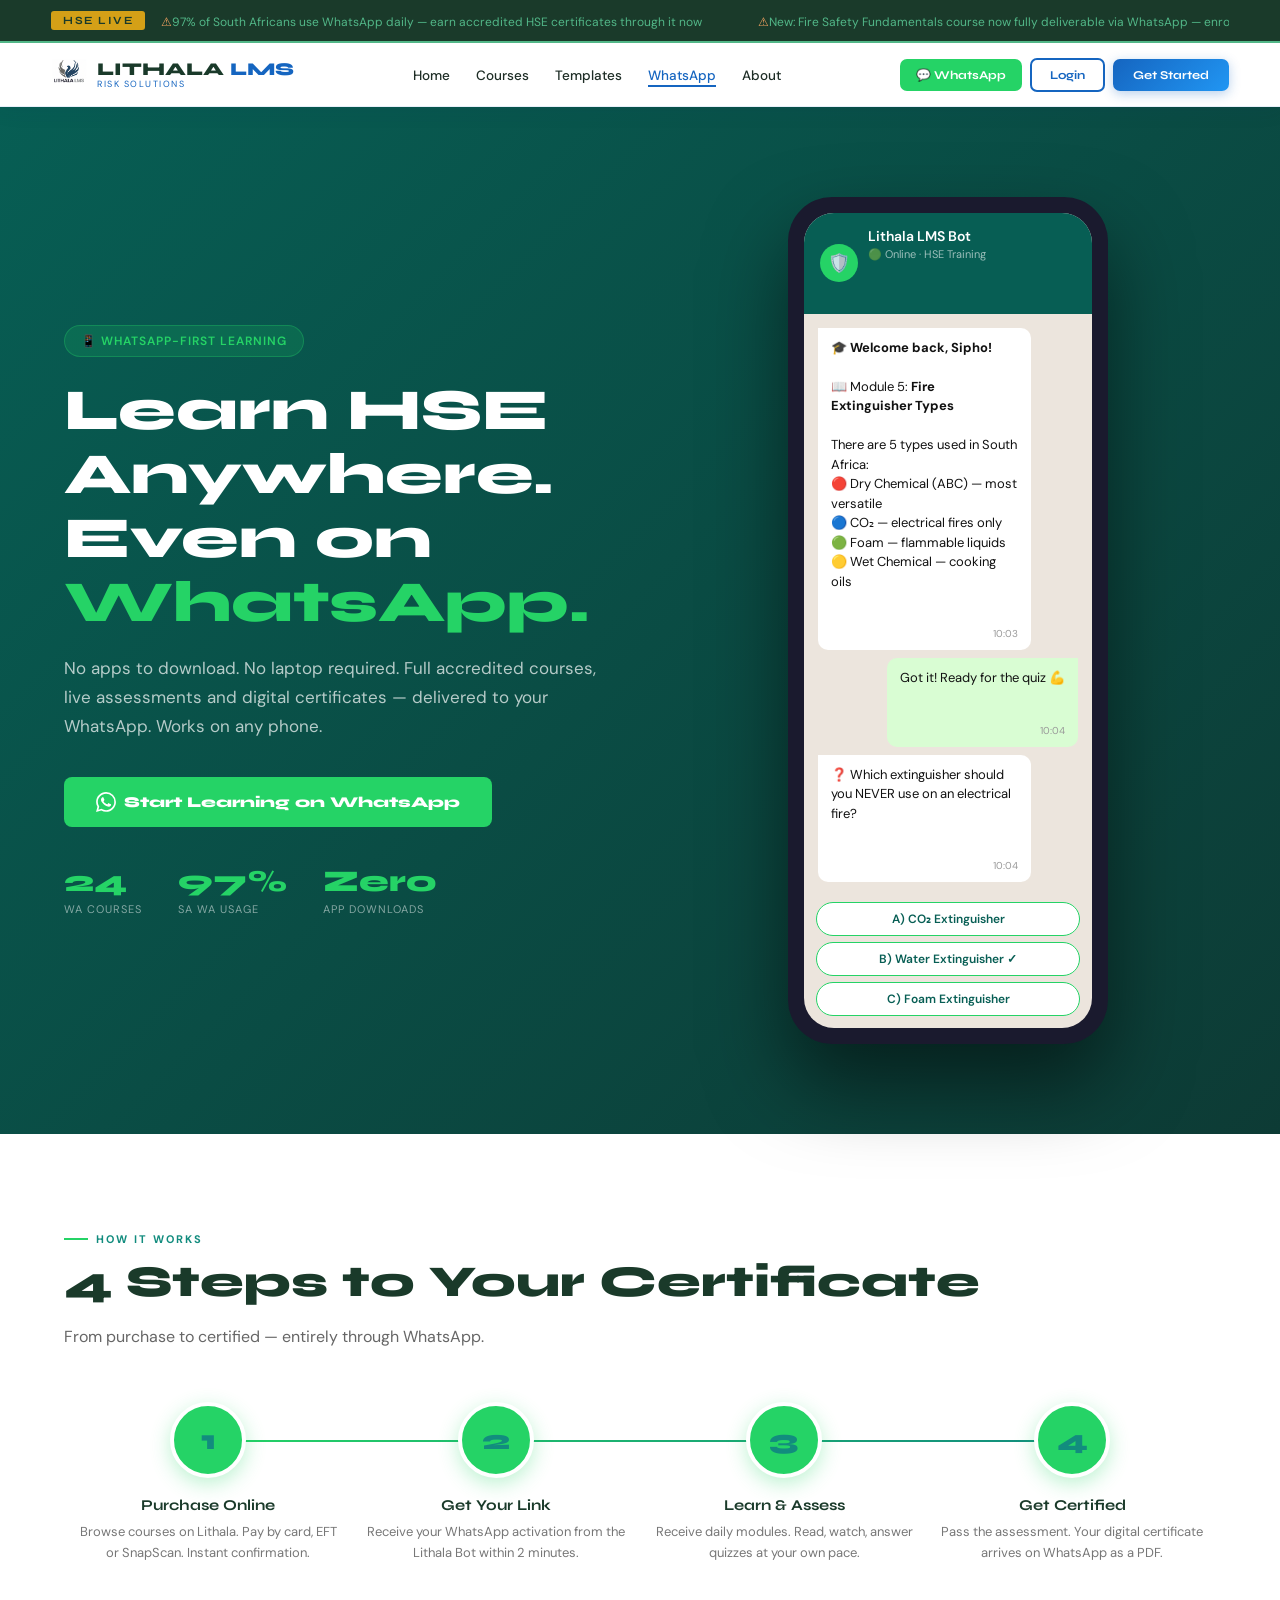
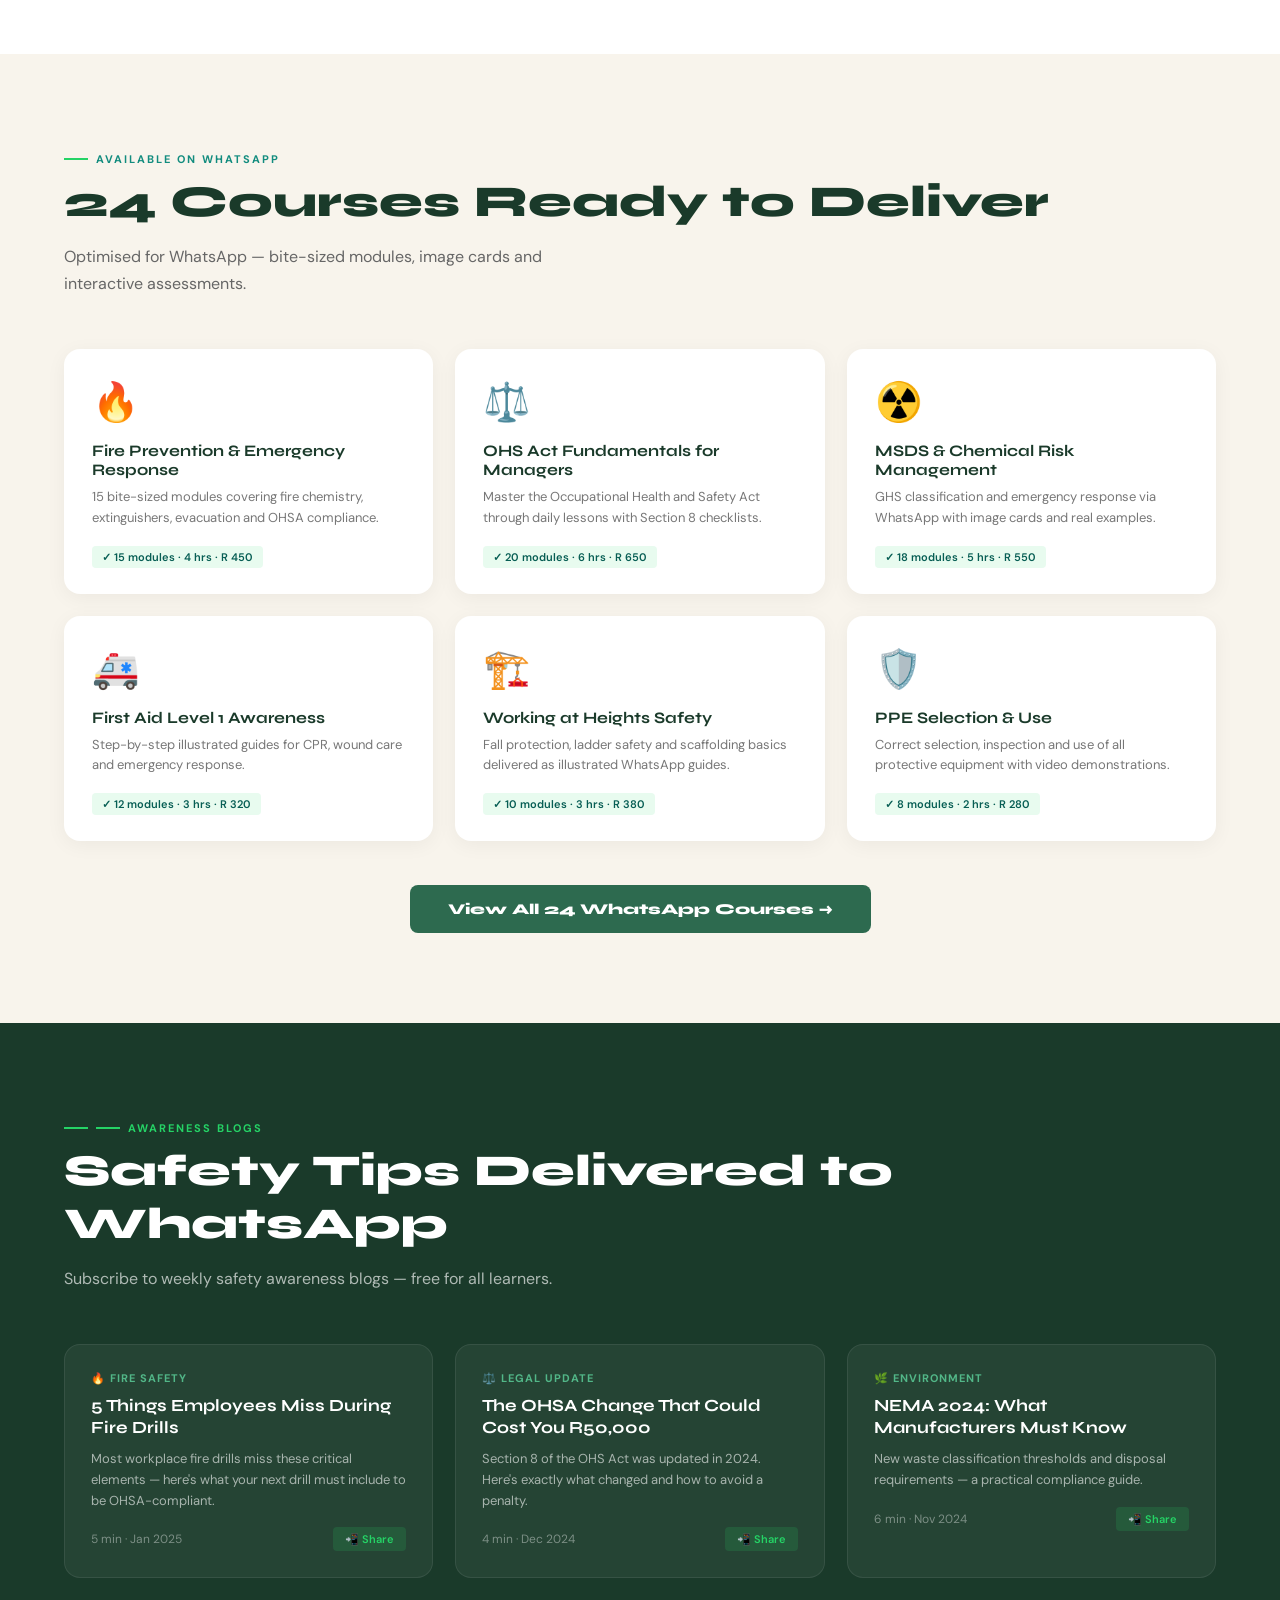
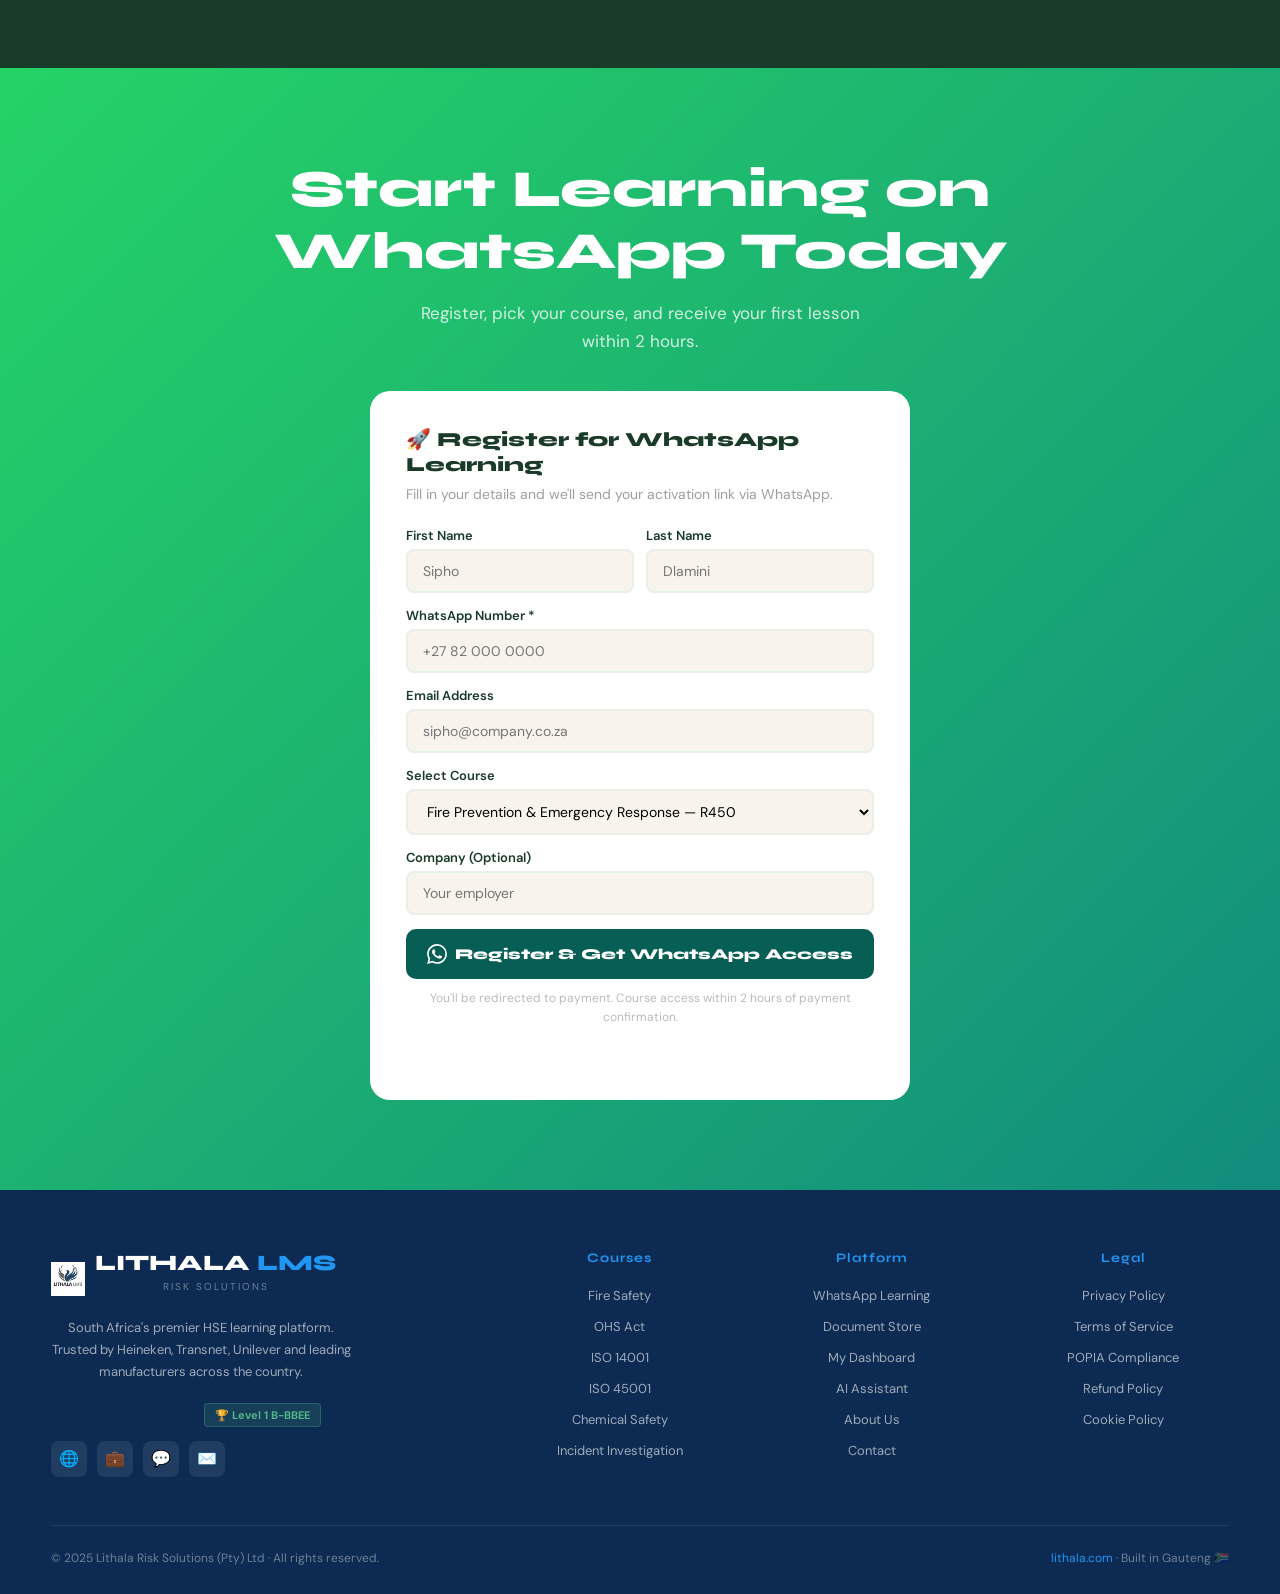
<file: index5.html>
<!DOCTYPE html>
<html lang="en">
<head>
<meta charset="UTF-8">
<meta name="viewport" content="width=device-width, initial-scale=1.0, maximum-scale=1.0">
<title>WhatsApp Learning — Lithala LMS</title>
<link rel="stylesheet" href="shared.css">

<style>
:root{--navy:#0d2b52;--ocean:#1565c0;--sky:#2196f3;--ice:#e3f2fd;--forest:#1a3a2a;--emerald:#2d6a4f;--lime:#52b788;--gold:#d4a017;--cream:#f8f4ec;--white:#fff;--mist:#e8f0eb;--ink:#2d3436;--wa:#25d366;--wa-dark:#128c7e;--wa-bg:#ece5dd;--charcoal:#1c1c1e}
*{box-sizing:border-box;margin:0;padding:0}
body{overflow-x:hidden;max-width:100vw;;;font-family:'DM Sans',sans-serif;background:var(--cream);color:var(--ink)}
















/* HERO */
.hero{background:linear-gradient(135deg,#075e54,#0d3b35);padding:90px 5%;color:#fff;display:grid;grid-template-columns:1fr 1fr;gap:80px;align-items:center}
.hero h1{font-family:'Syne',sans-serif;font-size:clamp(36px,5vw,58px);font-weight:800;line-height:1.1;margin-bottom:20px}
.hero h1 span{color:var(--wa)}
.hero p{font-size:17px;color:rgba(255,255,255,.7);line-height:1.7;margin-bottom:36px}
.hero-stats{display:flex;gap:36px;margin-top:36px}
.hstat-num{font-family:'Syne',sans-serif;font-size:30px;font-weight:800;color:var(--wa)}
.hstat-label{font-size:11px;color:rgba(255,255,255,.5);text-transform:uppercase;letter-spacing:1px;margin-top:3px}
.btn-wa-hero{display:inline-flex;align-items:center;gap:8px;background:var(--wa);color:#fff;padding:15px 32px;border-radius:8px;font-family:'Syne',sans-serif;font-weight:800;font-size:15px;text-decoration:none}
/* PHONE */
.phone-wrap{display:flex;justify-content:center}
.phone{background:#1a1a2e;border-radius:44px;padding:16px;box-shadow:0 40px 80px rgba(0,0,0,.5);width:320px}
.screen{background:var(--wa-bg);border-radius:30px;overflow:hidden}
.wa-head{background:#075e54;padding:14px 16px;display:flex;align-items:center;gap:10px}
.wa-av{width:38px;height:38px;background:var(--wa);border-radius:50%;display:flex;align-items:center;justify-content:center;font-size:18px}
.wa-hi h4{color:#fff;font-size:14px;font-weight:600}
.wa-hi p{color:rgba(255,255,255,.6);font-size:11px}
.wa-msgs{padding:14px;display:flex;flex-direction:column;gap:8px;min-height:300px}
.wm{max-width:82%}
.wm.bot{background:#fff;border-radius:0 10px 10px 10px;padding:10px 13px;align-self:flex-start}
.wm.user{background:#d9fdd3;border-radius:10px 0 10px 10px;padding:10px 13px;align-self:flex-end}
.wm p{font-size:13px;color:#111;line-height:1.5}
.wm time{font-size:10px;color:#999;display:block;text-align:right;margin-top:3px}
.wa-opts{padding:6px 12px 12px;display:flex;flex-direction:column;gap:6px}
.wa-opt{background:#fff;border:1px solid var(--wa);color:#075e54;padding:8px 14px;border-radius:20px;font-size:12px;font-weight:600;text-align:center;cursor:pointer}
/* STEPS */
.steps-sec{background:#fff;padding:90px 5%}
.sec-label{display:inline-flex;align-items:center;gap:8px;font-size:11px;font-weight:700;letter-spacing:2px;text-transform:uppercase;color:var(--wa-dark);margin-bottom:10px}
.sec-label::before{content:'';width:24px;height:2px;background:var(--wa);display:block}
.sec-title{font-family:'Syne',sans-serif;font-size:clamp(28px,4vw,44px);font-weight:800;color:var(--forest);margin-bottom:14px}
.sec-sub{font-size:16px;color:#666;line-height:1.7;max-width:520px;margin-bottom:52px}
.steps{display:grid;grid-template-columns:repeat(4,1fr);gap:0;position:relative}
.steps::before{content:'';position:absolute;top:38px;left:12.5%;right:12.5%;height:2px;background:linear-gradient(90deg,var(--wa),var(--wa-dark))}
.step{text-align:center;position:relative;z-index:1}
.step-num{width:76px;height:76px;background:var(--wa);color:var(--wa-dark);border-radius:50%;display:flex;align-items:center;justify-content:center;font-family:'Syne',sans-serif;font-weight:800;font-size:28px;margin:0 auto 18px;border:4px solid #fff;box-shadow:0 6px 20px rgba(37,211,102,.3)}
.step h3{font-family:'Syne',sans-serif;font-size:15px;font-weight:700;color:var(--forest);margin-bottom:8px}
.step p{font-size:13px;color:#777;line-height:1.6;padding:0 8px}
/* COURSES ON WA */
.wa-courses{background:var(--cream);padding:90px 5%}
.courses-grid{display:grid;grid-template-columns:repeat(3,1fr);gap:22px;margin-top:48px}
.wc-card{background:#fff;border-radius:16px;padding:26px;box-shadow:0 4px 20px rgba(0,0,0,.05);transition:all .3s;border:2px solid transparent}
.wc-card:hover{border-color:var(--wa);transform:translateY(-4px)}
.wc-card .ico{font-size:38px;margin-bottom:14px}
.wc-card h3{font-family:'Syne',sans-serif;font-size:16px;font-weight:700;color:var(--forest);margin-bottom:8px}
.wc-card p{font-size:13px;color:#777;line-height:1.6;margin-bottom:16px}
.wc-tag{background:rgba(37,211,102,.1);color:#075e54;font-size:11px;font-weight:600;padding:4px 10px;border-radius:4px}
/* BLOGS */
.blogs{background:var(--forest);padding:90px 5%;color:#fff}
.blogs-grid{display:grid;grid-template-columns:repeat(3,1fr);gap:22px;margin-top:48px}
.blog-card{background:rgba(255,255,255,.05);border:1px solid rgba(255,255,255,.08);border-radius:16px;padding:26px;transition:all .3s;cursor:pointer}
.blog-card:hover{background:rgba(82,183,136,.1);border-color:rgba(82,183,136,.2);transform:translateY(-4px)}
.blog-tag{font-size:11px;font-weight:700;color:var(--lime);letter-spacing:1px;text-transform:uppercase;margin-bottom:10px}
.blog-card h3{font-family:'Syne',sans-serif;font-size:17px;font-weight:700;color:#fff;margin-bottom:10px;line-height:1.3}
.blog-card p{font-size:13px;color:rgba(255,255,255,.6);line-height:1.6;margin-bottom:16px}
.blog-meta{display:flex;align-items:center;justify-content:space-between;font-size:12px;color:rgba(255,255,255,.4)}
.wa-share{background:rgba(37,211,102,.15);color:var(--wa);padding:5px 12px;border-radius:4px;font-size:11px;font-weight:600;cursor:pointer}
/* CTA */
.cta{background:linear-gradient(135deg,var(--wa),var(--wa-dark));padding:90px 5%;text-align:center;color:#fff}
.cta h2{font-family:'Syne',sans-serif;font-size:clamp(30px,5vw,52px);font-weight:800;margin-bottom:18px}
.cta p{font-size:17px;opacity:.8;max-width:480px;margin:0 auto 36px;line-height:1.6}
.signup-box{background:#fff;border-radius:20px;padding:36px;max-width:540px;margin:0 auto;text-align:left}
.signup-box h3{font-family:'Syne',sans-serif;font-size:20px;font-weight:800;color:var(--forest);margin-bottom:6px}
.signup-box .sub{font-size:14px;color:#888;margin-bottom:22px}
.fg{margin-bottom:14px}
.fg label{display:block;font-size:13px;font-weight:600;color:var(--forest);margin-bottom:5px}
.fg input,.fg select{width:100%;padding:11px 15px;border:2px solid var(--mist);border-radius:8px;font-size:14px;background:var(--cream);outline:none}
.fg input:focus,.fg select:focus{border-color:var(--wa)}
.row2{display:grid;grid-template-columns:1fr 1fr;gap:12px}
.submit-wa{width:100%;background:#075e54;color:#fff;border:none;padding:15px;border-radius:10px;font-family:'Syne',sans-serif;font-weight:800;font-size:15px;cursor:pointer;margin-top:6px;display:flex;align-items:center;justify-content:center;gap:8px}
footer{background:var(--charcoal);color:#fff;padding:36px 5%;text-align:center}
footer .fn{font-family:'Syne',sans-serif;font-size:20px;font-weight:800;margin-bottom:8px}
footer .fn span{color:var(--lime)}
footer p{font-size:13px;color:#888;margin-bottom:16px}
footer .flinks{display:flex;gap:20px;justify-content:center}
footer .flinks a{color:#888;text-decoration:none;font-size:13px}
@media(max-width:900px){.hero{grid-template-columns:1fr}.steps{grid-template-columns:1fr 1fr}.steps::before{display:none}.courses-grid,.blogs-grid{grid-template-columns:1fr}}
.ticker-wrap{background:#1a3a2a;color:#52b788;padding:10px 0;overflow:hidden;position:sticky;top:0;z-index:1000;border-bottom:2px solid #52b788}
.ticker-inner{display:flex;align-items:center;padding:0 4%}
.ticker-label{background:#d4a017;color:#1a3a2a;font-family:Syne,sans-serif;font-weight:700;font-size:11px;padding:3px 12px;letter-spacing:1.5px;text-transform:uppercase;margin-right:16px;border-radius:3px;flex-shrink:0;white-space:nowrap}
.ticker-overflow{overflow:hidden;flex:1;min-width:0}
.ticker-track{display:inline-flex;white-space:nowrap;animation:ticker 55s linear infinite;font-size:12px;gap:56px}
.ticker-track span::before{content:"\26A0 ";color:#f4a261}
@keyframes ticker{0%{transform:translateX(0)}100%{transform:translateX(-50%)}}

/* ── NAV ── */
.lms-nav{background:rgba(255,255,255,0.97);display:flex;align-items:center;justify-content:space-between;padding:0 4%;height:64px;box-shadow:0 2px 20px rgba(13,43,82,0.10);position:sticky;top:38px;z-index:999;border-bottom:1px solid rgba(21,101,192,0.10)}
.lms-nav-logo{display:flex;align-items:center;gap:10px;text-decoration:none}
.lms-nav-logo img{height:36px;object-fit:contain}
.lms-nav-logo-text{font-family:'Syne',sans-serif;font-weight:800;font-size:18px;color:#1a3a2a;line-height:1}
.lms-nav-logo-text em{color:#1565c0;font-style:normal}
.lms-nav-logo-sub{font-size:9px;color:#1565c0;letter-spacing:1.5px;text-transform:uppercase}
.lms-nav-links{display:flex;align-items:center;gap:26px;list-style:none}
.lms-nav-links a{text-decoration:none;color:#1e2d26;font-size:13.5px;font-weight:500;transition:color 0.2s;position:relative;padding-bottom:3px}
.lms-nav-links a::after{content:'';position:absolute;bottom:0;left:0;width:0;height:2px;background:#1565c0;transition:width 0.25s}
.lms-nav-links a:hover,.lms-nav-links a.active{color:#1565c0}
.lms-nav-links a:hover::after,.lms-nav-links a.active::after{width:100%}
.lms-nav-cta{display:flex;gap:8px;align-items:center}
.lms-btn-login{border:2px solid #1565c0;color:#1565c0;background:transparent;padding:8px 18px;border-radius:7px;font-family:'Syne',sans-serif;font-weight:700;font-size:12px;cursor:pointer;text-decoration:none;transition:all 0.2s}
.lms-btn-login:hover{background:#1565c0;color:white}
.lms-btn-start{background:linear-gradient(135deg,#1565c0,#2196f3);color:white;border:none;padding:9px 20px;border-radius:7px;font-family:'Syne',sans-serif;font-weight:700;font-size:12px;cursor:pointer;text-decoration:none;transition:all 0.2s;box-shadow:0 3px 12px rgba(21,101,192,0.3)}
.lms-btn-start:hover{transform:translateY(-1px);box-shadow:0 6px 20px rgba(21,101,192,0.4)}
.lms-btn-wa{background:#25d366;color:white;border:none;padding:9px 16px;border-radius:7px;font-family:'Syne',sans-serif;font-weight:700;font-size:12px;cursor:pointer;text-decoration:none;display:flex;align-items:center;gap:5px}
.lms-btn-wa:hover{background:#128c7e}
/* Hamburger */
.lms-hbg{display:none;flex-direction:column;gap:5px;cursor:pointer;padding:6px;background:none;border:none}
.lms-hbg span{display:block;width:22px;height:2px;background:#1e2d26;border-radius:2px;transition:all 0.3s}
/* Mobile overlay menu */
.lms-mob-menu{display:none;position:fixed;inset:0;background:rgba(13,43,82,0.97);z-index:9999;flex-direction:column;align-items:center;justify-content:center;gap:24px}
.lms-mob-menu.open{display:flex}
.lms-mob-close{position:absolute;top:20px;right:20px;background:none;border:none;color:white;font-size:32px;cursor:pointer;line-height:1}
.lms-mob-menu a{color:white;font-family:'Syne',sans-serif;font-size:22px;font-weight:700;text-decoration:none}
.lms-mob-menu a:hover{color:#64b5f6}
.lms-mob-menu .mob-dash{color:#64b5f6;font-size:18px;margin-top:10px;border:2px solid rgba(100,181,246,0.3);padding:10px 28px;border-radius:8px}
@media(max-width:768px){
  .lms-nav-links,.lms-nav-cta{display:none!important}
  .lms-hbg{display:flex!important}
}

</style>
<script src="lms-config.js"></script>
<script src="auth.js"></script>
</head>
<body>
<div class="ticker-wrap">
  <div class="ticker-inner">
    <span class="ticker-label">HSE LIVE</span>
    <div class="ticker-overflow">
      <div class="ticker-track" id="hseTicker">
        <span>97% of South Africans use WhatsApp daily — earn accredited HSE certificates through it now</span>
        <span>New: Fire Safety Fundamentals course now fully deliverable via WhatsApp — enroll today</span>
        <span>DoL confirmed: employers who train workers reduce OHS penalties by up to 80%</span>
        <span>WhatsApp certificates now accepted by SETA-affiliated employers across South Africa</span>
        <span>First Aid Level 1 Awareness now available on WhatsApp — complete in 3 hours on your phone</span>
        <span>Chemical Risk Management course — WhatsApp delivery now live, enroll from R550</span>
        <span>97% of South Africans use WhatsApp daily — earn accredited HSE certificates through it now</span>
        <span>New: Fire Safety Fundamentals course now fully deliverable via WhatsApp — enroll today</span>
        <span>DoL confirmed: employers who train workers reduce OHS penalties by up to 80%</span>
        <span>WhatsApp certificates now accepted by SETA-affiliated employers across South Africa</span>
        <span>First Aid Level 1 Awareness now available on WhatsApp — complete in 3 hours on your phone</span>
        <span>Chemical Risk Management course — WhatsApp delivery now live, enroll from R550</span>
      </div>
    </div>
  </div>
</div>



<nav class="lms-nav">
  <a href="index.html" class="lms-nav-logo">
    <img src="logo.png" alt="Lithala" onerror="this.style.display='none'">
    <div>
      <div class="lms-nav-logo-text">LITHALA <em>LMS</em></div>
      <div class="lms-nav-logo-sub">Risk Solutions</div>
    </div>
  </a>
  <ul class="lms-nav-links">
    <li><a href="index.html" >Home</a></li>
    <li><a href="index3.html" >Courses</a></li>
    <li><a href="index4.html" >Templates</a></li>
    <li><a href="index5.html" class="active">WhatsApp</a></li>
    <li><a href="index6.html" >About</a></li>
  </ul>
  <div class="lms-nav-cta">
      <a href="index5.html" class="lms-btn-wa">&#x1F4AC; WhatsApp</a>
      <a href="#" class="lms-btn-login" onclick="openAuthModal();return false">Login</a>
      <a href="#" class="lms-btn-start" onclick="openAuthModal();return false">Get Started</a>
    </div>
  <button class="lms-hbg" onclick="document.getElementById('lmsMobMenu').classList.add('open');document.body.style.overflow='hidden'">
    <span></span><span></span><span></span>
  </button>
</nav>
<div class="lms-mob-menu" id="lmsMobMenu">
  <button class="lms-mob-close" onclick="document.getElementById('lmsMobMenu').classList.remove('open');document.body.style.overflow=''">&#x2715;</button>
  <a href="index.html">Home</a>
  <a href="index3.html">Courses</a>
  <a href="index4.html">Templates</a>
  <a href="index5.html">WhatsApp</a>
  <a href="index6.html">About</a>
  <a href="dashboard3.html" class="mob-dash">My Dashboard &#x2192;</a>
</div>
<section class="hero">
  <div>
    <div style="display:inline-flex;align-items:center;gap:8px;background:rgba(37,211,102,.15);border:1px solid rgba(37,211,102,.3);color:var(--wa);padding:7px 16px;border-radius:50px;font-size:12px;font-weight:600;letter-spacing:1px;text-transform:uppercase;margin-bottom:22px">📱 WhatsApp-First Learning</div>
    <h1>Learn HSE Anywhere.<br>Even on <span>WhatsApp.</span></h1>
    <p>No apps to download. No laptop required. Full accredited courses, live assessments and digital certificates — delivered to your WhatsApp. Works on any phone.</p>
    <a href="#signup" class="btn-wa-hero">
      <svg width="20" height="20" viewBox="0 0 24 24" fill="currentColor"><path d="M17.472 14.382c-.297-.149-1.758-.867-2.03-.967-.273-.099-.471-.148-.67.15-.197.297-.767.966-.94 1.164-.173.199-.347.223-.644.075-.297-.15-1.255-.463-2.39-1.475-.883-.788-1.48-1.761-1.653-2.059-.173-.297-.018-.458.13-.606.134-.133.298-.347.446-.52.149-.174.198-.298.298-.497.099-.198.05-.371-.025-.52-.075-.149-.669-1.612-.916-2.207-.242-.579-.487-.5-.669-.51-.173-.008-.371-.01-.57-.01-.198 0-.52.074-.792.372-.272.297-1.04 1.016-1.04 2.479 0 1.462 1.065 2.875 1.213 3.074.149.198 2.096 3.2 5.077 4.487.709.306 1.262.489 1.694.625.712.227 1.36.195 1.871.118.571-.085 1.758-.719 2.006-1.413.248-.694.248-1.289.173-1.413-.074-.124-.272-.198-.57-.347m-5.421 7.403h-.004a9.87 9.87 0 01-5.031-1.378l-.361-.214-3.741.982.998-3.648-.235-.374a9.86 9.86 0 01-1.51-5.26c.001-5.45 4.436-9.884 9.888-9.884 2.64 0 5.122 1.03 6.988 2.898a9.825 9.825 0 012.893 6.994c-.003 5.45-4.437 9.884-9.885 9.884m8.413-18.297A11.815 11.815 0 0012.05 0C5.495 0 .16 5.335.157 11.892c0 2.096.547 4.142 1.588 5.945L.057 24l6.305-1.654a11.882 11.882 0 005.683 1.448h.005c6.554 0 11.89-5.335 11.893-11.893a11.821 11.821 0 00-3.48-8.413Z"/></svg>
      Start Learning on WhatsApp
    </a>
    <div class="hero-stats">
      <div><div class="hstat-num">24</div><div class="hstat-label">WA Courses</div></div>
      <div><div class="hstat-num">97%</div><div class="hstat-label">SA WA Usage</div></div>
      <div><div class="hstat-num">Zero</div><div class="hstat-label">App Downloads</div></div>
    </div>
  </div>
  <div class="phone-wrap">
    <div class="phone">
      <div class="screen">
        <div class="wa-head">
          <div class="wa-av">🛡️</div>
          <div class="wa-hi"><h4>Lithala LMS Bot</h4><p>🟢 Online · HSE Training</p></div>
        </div>
        <div class="wa-msgs">
          <div class="wm bot"><p>🎓 <strong>Welcome back, Sipho!</strong><br><br>📖 Module 5: <strong>Fire Extinguisher Types</strong><br><br>There are 5 types used in South Africa:<br>🔴 Dry Chemical (ABC) — most versatile<br>🔵 CO₂ — electrical fires only<br>🟢 Foam — flammable liquids<br>🟡 Wet Chemical — cooking oils</p><time>10:03</time></div>
          <div class="wm user"><p>Got it! Ready for the quiz 💪</p><time>10:04</time></div>
          <div class="wm bot"><p>❓ Which extinguisher should you NEVER use on an electrical fire?</p><time>10:04</time></div>
        </div>
        <div class="wa-opts">
          <div class="wa-opt">A) CO₂ Extinguisher</div>
          <div class="wa-opt">B) Water Extinguisher ✓</div>
          <div class="wa-opt">C) Foam Extinguisher</div>
        </div>
      </div>
    </div>
  </div>
</section>

<section class="steps-sec">
  <div class="sec-label">How It Works</div>
  <div class="sec-title">4 Steps to Your Certificate</div>
  <p class="sec-sub">From purchase to certified — entirely through WhatsApp.</p>
  <div class="steps">
    <div class="step"><div class="step-num">1</div><h3>Purchase Online</h3><p>Browse courses on Lithala. Pay by card, EFT or SnapScan. Instant confirmation.</p></div>
    <div class="step"><div class="step-num">2</div><h3>Get Your Link</h3><p>Receive your WhatsApp activation from the Lithala Bot within 2 minutes.</p></div>
    <div class="step"><div class="step-num">3</div><h3>Learn & Assess</h3><p>Receive daily modules. Read, watch, answer quizzes at your own pace.</p></div>
    <div class="step"><div class="step-num">4</div><h3>Get Certified</h3><p>Pass the assessment. Your digital certificate arrives on WhatsApp as a PDF.</p></div>
  </div>
</section>

<section class="wa-courses">
  <div class="sec-label">Available on WhatsApp</div>
  <div class="sec-title">24 Courses Ready to Deliver</div>
  <p class="sec-sub">Optimised for WhatsApp — bite-sized modules, image cards and interactive assessments.</p>
  <div class="courses-grid">
    <div class="wc-card"><div class="ico">🔥</div><h3>Fire Prevention & Emergency Response</h3><p>15 bite-sized modules covering fire chemistry, extinguishers, evacuation and OHSA compliance.</p><span class="wc-tag">✓ 15 modules · 4 hrs · R 450</span></div>
    <div class="wc-card"><div class="ico">⚖️</div><h3>OHS Act Fundamentals for Managers</h3><p>Master the Occupational Health and Safety Act through daily lessons with Section 8 checklists.</p><span class="wc-tag">✓ 20 modules · 6 hrs · R 650</span></div>
    <div class="wc-card"><div class="ico">☢️</div><h3>MSDS & Chemical Risk Management</h3><p>GHS classification and emergency response via WhatsApp with image cards and real examples.</p><span class="wc-tag">✓ 18 modules · 5 hrs · R 550</span></div>
    <div class="wc-card"><div class="ico">🚑</div><h3>First Aid Level 1 Awareness</h3><p>Step-by-step illustrated guides for CPR, wound care and emergency response.</p><span class="wc-tag">✓ 12 modules · 3 hrs · R 320</span></div>
    <div class="wc-card"><div class="ico">🏗️</div><h3>Working at Heights Safety</h3><p>Fall protection, ladder safety and scaffolding basics delivered as illustrated WhatsApp guides.</p><span class="wc-tag">✓ 10 modules · 3 hrs · R 380</span></div>
    <div class="wc-card"><div class="ico">🛡️</div><h3>PPE Selection & Use</h3><p>Correct selection, inspection and use of all protective equipment with video demonstrations.</p><span class="wc-tag">✓ 8 modules · 2 hrs · R 280</span></div>
  </div>
  <div style="text-align:center;margin-top:44px"><a href="index3.html" style="display:inline-block;background:var(--emerald);color:#fff;padding:15px 38px;border-radius:8px;font-family:'Syne',sans-serif;font-weight:800;font-size:15px;text-decoration:none">View All 24 WhatsApp Courses →</a></div>
</section>

<section class="blogs">
  <div class="sec-label" style="color:var(--wa)"><div style="width:24px;height:2px;background:var(--wa)"></div>Awareness Blogs</div>
  <div class="sec-title" style="color:#fff">Safety Tips Delivered to WhatsApp</div>
  <p class="sec-sub" style="color:rgba(255,255,255,.65)">Subscribe to weekly safety awareness blogs — free for all learners.</p>
  <div class="blogs-grid">
    <div class="blog-card"><div class="blog-tag">🔥 Fire Safety</div><h3>5 Things Employees Miss During Fire Drills</h3><p>Most workplace fire drills miss these critical elements — here's what your next drill must include to be OHSA-compliant.</p><div class="blog-meta"><span>5 min · Jan 2025</span><div class="wa-share">📲 Share</div></div></div>
    <div class="blog-card"><div class="blog-tag">⚖️ Legal Update</div><h3>The OHSA Change That Could Cost You R50,000</h3><p>Section 8 of the OHS Act was updated in 2024. Here's exactly what changed and how to avoid a penalty.</p><div class="blog-meta"><span>4 min · Dec 2024</span><div class="wa-share">📲 Share</div></div></div>
    <div class="blog-card"><div class="blog-tag">🌿 Environment</div><h3>NEMA 2024: What Manufacturers Must Know</h3><p>New waste classification thresholds and disposal requirements — a practical compliance guide.</p><div class="blog-meta"><span>6 min · Nov 2024</span><div class="wa-share">📲 Share</div></div></div>
  </div>
</section>

<section class="cta" id="signup">
  <h2>Start Learning on WhatsApp Today</h2>
  <p>Register, pick your course, and receive your first lesson within 2 hours.</p>
  <div class="signup-box">
    <h3>🚀 Register for WhatsApp Learning</h3>
    <p class="sub">Fill in your details and we'll send your activation link via WhatsApp.</p>
    <div class="row2">
      <div class="fg"><label>First Name</label><input type="text" placeholder="Sipho"></div>
      <div class="fg"><label>Last Name</label><input type="text" placeholder="Dlamini"></div>
    </div>
    <div class="fg"><label>WhatsApp Number *</label><input type="tel" placeholder="+27 82 000 0000"></div>
    <div class="fg"><label>Email Address</label><input type="email" placeholder="sipho@company.co.za"></div>
    <div class="fg"><label>Select Course</label>
      <select>
        <option>Fire Prevention & Emergency Response — R450</option>
        <option>OHS Act Fundamentals for Managers — R650</option>
        <option>First Aid Level 1 Awareness — R320</option>
        <option>MSDS & Chemical Risk Management — R550</option>
        <option>Working at Heights Safety — R380</option>
        <option>PPE Selection & Use — R280</option>
      </select>
    </div>
    <div class="fg"><label>Company (Optional)</label><input type="text" placeholder="Your employer"></div>
    <button class="submit-wa" onclick="alert('✅ Registration received! In the live system you would now be directed to payment. Your WhatsApp activation arrives within 2 hours of confirmed payment.')">
      <svg width="20" height="20" viewBox="0 0 24 24" fill="currentColor"><path d="M17.472 14.382c-.297-.149-1.758-.867-2.03-.967-.273-.099-.471-.148-.67.15-.197.297-.767.966-.94 1.164-.173.199-.347.223-.644.075-.297-.15-1.255-.463-2.39-1.475-.883-.788-1.48-1.761-1.653-2.059-.173-.297-.018-.458.13-.606.134-.133.298-.347.446-.52.149-.174.198-.298.298-.497.099-.198.05-.371-.025-.52-.075-.149-.669-1.612-.916-2.207-.242-.579-.487-.5-.669-.51-.173-.008-.371-.01-.57-.01-.198 0-.52.074-.792.372-.272.297-1.04 1.016-1.04 2.479 0 1.462 1.065 2.875 1.213 3.074.149.198 2.096 3.2 5.077 4.487.709.306 1.262.489 1.694.625.712.227 1.36.195 1.871.118.571-.085 1.758-.719 2.006-1.413.248-.694.248-1.289.173-1.413-.074-.124-.272-.198-.57-.347m-5.421 7.403h-.004a9.87 9.87 0 01-5.031-1.378l-.361-.214-3.741.982.998-3.648-.235-.374a9.86 9.86 0 01-1.51-5.26c.001-5.45 4.436-9.884 9.888-9.884 2.64 0 5.122 1.03 6.988 2.898a9.825 9.825 0 012.893 6.994c-.003 5.45-4.437 9.884-9.885 9.884m8.413-18.297A11.815 11.815 0 0012.05 0C5.495 0 .16 5.335.157 11.892c0 2.096.547 4.142 1.588 5.945L.057 24l6.305-1.654a11.882 11.882 0 005.683 1.448h.005c6.554 0 11.89-5.335 11.893-11.893a11.821 11.821 0 00-3.48-8.413Z"/></svg>
      Register & Get WhatsApp Access
    </button>
    <p style="font-size:12px;color:#aaa;text-align:center;margin-top:10px">You'll be redirected to payment. Course access within 2 hours of payment confirmation.</p>
  </div>
</section>


<script>
t.innerHTML += t.innerHTML;
</script>



<!-- AUTH MODAL -->
<div id="authModal" style="display:none;position:fixed;inset:0;background:rgba(0,0,0,0.65);z-index:99999;align-items:center;justify-content:center;backdrop-filter:blur(6px);padding:16px">
  <div style="background:white;border-radius:20px;width:100%;max-width:440px;padding:40px 36px;position:relative;animation:mIn 0.3s ease">
    <button onclick="closeAuthModal()" style="position:absolute;top:14px;right:16px;background:none;border:none;font-size:22px;cursor:pointer;color:#aaa">&#x2715;</button>
    <div style="display:flex;align-items:center;gap:10px;margin-bottom:6px">
      <img src="logo.png" alt="" style="height:30px;object-fit:contain" onerror="this.style.display='none'">
      <h2 id="authTitle" style="font-family:Syne,sans-serif;font-size:22px;font-weight:800;color:#0d2b52">Welcome Back</h2>
    </div>
    <p id="authSub" style="font-size:14px;color:#888;margin-bottom:22px">Log in to access your courses and certificates.</p>
    <div style="display:flex;gap:3px;background:#e8f0eb;border-radius:10px;padding:4px;margin-bottom:22px">
      <button id="tabL" onclick="authTab('login')" style="flex:1;padding:9px;text-align:center;border:none;border-radius:7px;font-family:Syne,sans-serif;font-weight:700;font-size:13px;cursor:pointer;background:white;color:#0d2b52;box-shadow:0 2px 8px rgba(0,0,0,0.08)">Login</button>
      <button id="tabR" onclick="authTab('register')" style="flex:1;padding:9px;text-align:center;border:none;border-radius:7px;font-family:Syne,sans-serif;font-weight:700;font-size:13px;cursor:pointer;background:none;color:#888">Register</button>
    </div>
    <div id="authLogin">
      <div style="margin-bottom:14px"><label style="display:block;font-size:12px;font-weight:600;color:#1a3a2a;margin-bottom:5px">Email Address</label><input type="email" placeholder="you@company.co.za" style="width:100%;padding:11px 14px;border:2px solid #e8f0eb;border-radius:8px;font-size:14px;background:#f5f7f5;outline:none"></div>
      <div style="margin-bottom:20px"><label style="display:block;font-size:12px;font-weight:600;color:#1a3a2a;margin-bottom:5px">Password</label><input type="password" placeholder="&#x2022;&#x2022;&#x2022;&#x2022;&#x2022;&#x2022;&#x2022;&#x2022;" style="width:100%;padding:11px 14px;border:2px solid #e8f0eb;border-radius:8px;font-size:14px;background:#f5f7f5;outline:none"></div>
      <a href="dashboard3.html" style="display:block;text-align:center;padding:13px;background:linear-gradient(135deg,#1565c0,#2196f3);color:white;border-radius:8px;font-family:Syne,sans-serif;font-weight:700;font-size:14px;text-decoration:none">&#x2192; Login to My Courses</a>
      <p style="text-align:center;font-size:13px;color:#aaa;margin-top:12px"><a href="#" style="color:#1565c0">Forgot password?</a></p>
    </div>
    <div id="authRegister" style="display:none">
      <div style="display:grid;grid-template-columns:1fr 1fr;gap:10px;margin-bottom:14px">
        <div><label style="display:block;font-size:12px;font-weight:600;color:#1a3a2a;margin-bottom:5px">First Name</label><input type="text" placeholder="Thabo" style="width:100%;padding:11px 14px;border:2px solid #e8f0eb;border-radius:8px;font-size:14px;background:#f5f7f5;outline:none"></div>
        <div><label style="display:block;font-size:12px;font-weight:600;color:#1a3a2a;margin-bottom:5px">Last Name</label><input type="text" placeholder="Nkosi" style="width:100%;padding:11px 14px;border:2px solid #e8f0eb;border-radius:8px;font-size:14px;background:#f5f7f5;outline:none"></div>
      </div>
      <div style="margin-bottom:14px"><label style="display:block;font-size:12px;font-weight:600;color:#1a3a2a;margin-bottom:5px">Email Address</label><input type="email" placeholder="you@company.co.za" style="width:100%;padding:11px 14px;border:2px solid #e8f0eb;border-radius:8px;font-size:14px;background:#f5f7f5;outline:none"></div>
      <div style="margin-bottom:14px"><label style="display:block;font-size:12px;font-weight:600;color:#1a3a2a;margin-bottom:5px">WhatsApp Number</label><input type="tel" placeholder="+27 82 000 0000" style="width:100%;padding:11px 14px;border:2px solid #e8f0eb;border-radius:8px;font-size:14px;background:#f5f7f5;outline:none"></div>
      <div style="margin-bottom:20px"><label style="display:block;font-size:12px;font-weight:600;color:#1a3a2a;margin-bottom:5px">Password</label><input type="password" placeholder="Create a strong password" style="width:100%;padding:11px 14px;border:2px solid #e8f0eb;border-radius:8px;font-size:14px;background:#f5f7f5;outline:none"></div>
      <a href="dashboard3.html" style="display:block;text-align:center;padding:13px;background:linear-gradient(135deg,#1565c0,#2196f3);color:white;border-radius:8px;font-family:Syne,sans-serif;font-weight:700;font-size:14px;text-decoration:none">&#x1F393; Create Account &amp; Start Learning</a>
    </div>
  </div>
</div>
<script>
function openAuthModal(tab){
  document.getElementById('authModal').style.display='flex';
  authTab(tab||'login');
}
function closeAuthModal(){
  document.getElementById('authModal').style.display='none';
}
function authTab(t){
  var isL=t==='login';
  document.getElementById('authLogin').style.display=isL?'block':'none';
  document.getElementById('authRegister').style.display=isL?'none':'block';
  document.getElementById('tabL').style.background=isL?'white':'none';
  document.getElementById('tabL').style.color=isL?'#0d2b52':'#888';
  document.getElementById('tabL').style.boxShadow=isL?'0 2px 8px rgba(0,0,0,0.08)':'none';
  document.getElementById('tabR').style.background=isL?'none':'white';
  document.getElementById('tabR').style.color=isL?'#888':'#0d2b52';
  document.getElementById('tabR').style.boxShadow=isL?'none':'0 2px 8px rgba(0,0,0,0.08)';
  document.getElementById('authTitle').textContent=isL?'Welcome Back':'Create Account';
  document.getElementById('authSub').textContent=isL?'Log in to access your courses and certificates.':'Join 2,400+ learners on Lithala LMS.';
}
document.getElementById('authModal').addEventListener('click',function(e){if(e.target===this)closeAuthModal();});
</script>


<footer class="site-footer">
  <div class="footer-grid">
    <div class="footer-brand">
      <div style="display:flex;align-items:center;gap:10px;margin-bottom:8px">
        <img src="logo.png" alt="Lithala" style="height:34px;object-fit:contain" onerror="this.style.display='none'">
        <div>
          <div class="brand-name">LITHALA <span class="blue">LMS</span></div>
          <div class="brand-sub">Risk Solutions</div>
        </div>
      </div>
      <p>South Africa&#x27;s premier HSE learning platform. Trusted by Heineken, Transnet, Unilever and leading manufacturers across the country.</p>
      <div style="margin:14px 0"><span class="bbbee-tag">&#x1F3C6; Level 1 B-BBEE</span></div>
      <div class="footer-socials">
        <a class="fsocial" href="https://www.lithala.com" target="_blank">&#x1F310;</a>
        <a class="fsocial" href="#">&#x1F4BC;</a>
        <a class="fsocial" href="#">&#x1F4AC;</a>
        <a class="fsocial" href="#">&#x2709;&#xFE0F;</a>
      </div>
    </div>
    <div class="footer-col">
      <h4>Courses</h4>
      <ul>
        <li><a href="index3.html">Fire Safety</a></li>
        <li><a href="index3.html">OHS Act</a></li>
        <li><a href="index3.html">ISO 14001</a></li>
        <li><a href="index3.html">ISO 45001</a></li>
        <li><a href="index3.html">Chemical Safety</a></li>
        <li><a href="index3.html">Incident Investigation</a></li>
      </ul>
    </div>
    <div class="footer-col">
      <h4>Platform</h4>
      <ul>
        <li><a href="index5.html">WhatsApp Learning</a></li>
        <li><a href="index4.html">Document Store</a></li>
        <li><a href="dashboard3.html">My Dashboard</a></li>
        <li><a href="dashboard3.html">AI Assistant</a></li>
        <li><a href="index6.html">About Us</a></li>
        <li><a href="index6.html">Contact</a></li>
      </ul>
    </div>
    <div class="footer-col">
      <h4>Legal</h4>
      <ul>
        <li><a href="#">Privacy Policy</a></li>
        <li><a href="#">Terms of Service</a></li>
        <li><a href="#">POPIA Compliance</a></li>
        <li><a href="#">Refund Policy</a></li>
        <li><a href="#">Cookie Policy</a></li>
      </ul>
    </div>
  </div>
  <div class="footer-bottom">
    <span>&#xA9; 2025 Lithala Risk Solutions (Pty) Ltd &middot; All rights reserved.</span>
    <span><a href="https://www.lithala.com" target="_blank">lithala.com</a> &middot; Built in Gauteng &#x1F1FF;&#x1F1E6;</span>
  </div>
</footer>

</body>
</html>
</file>
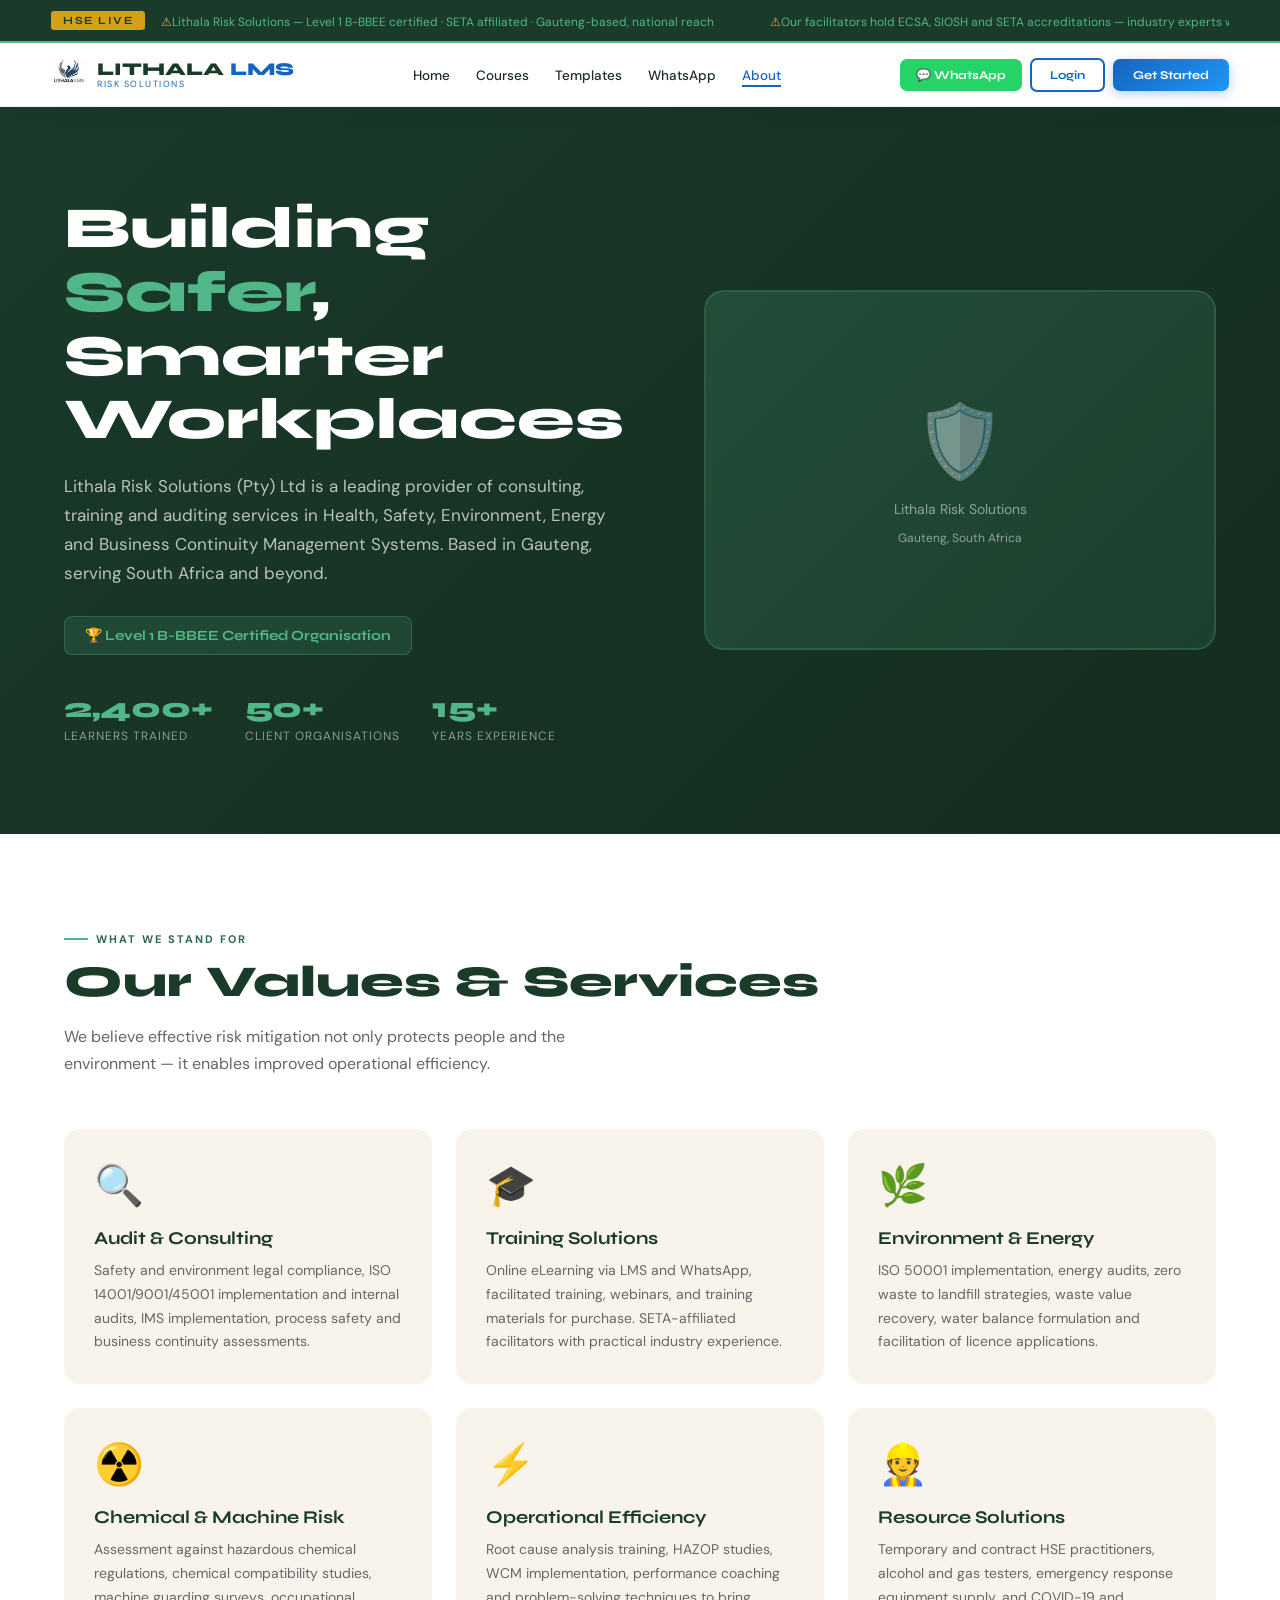
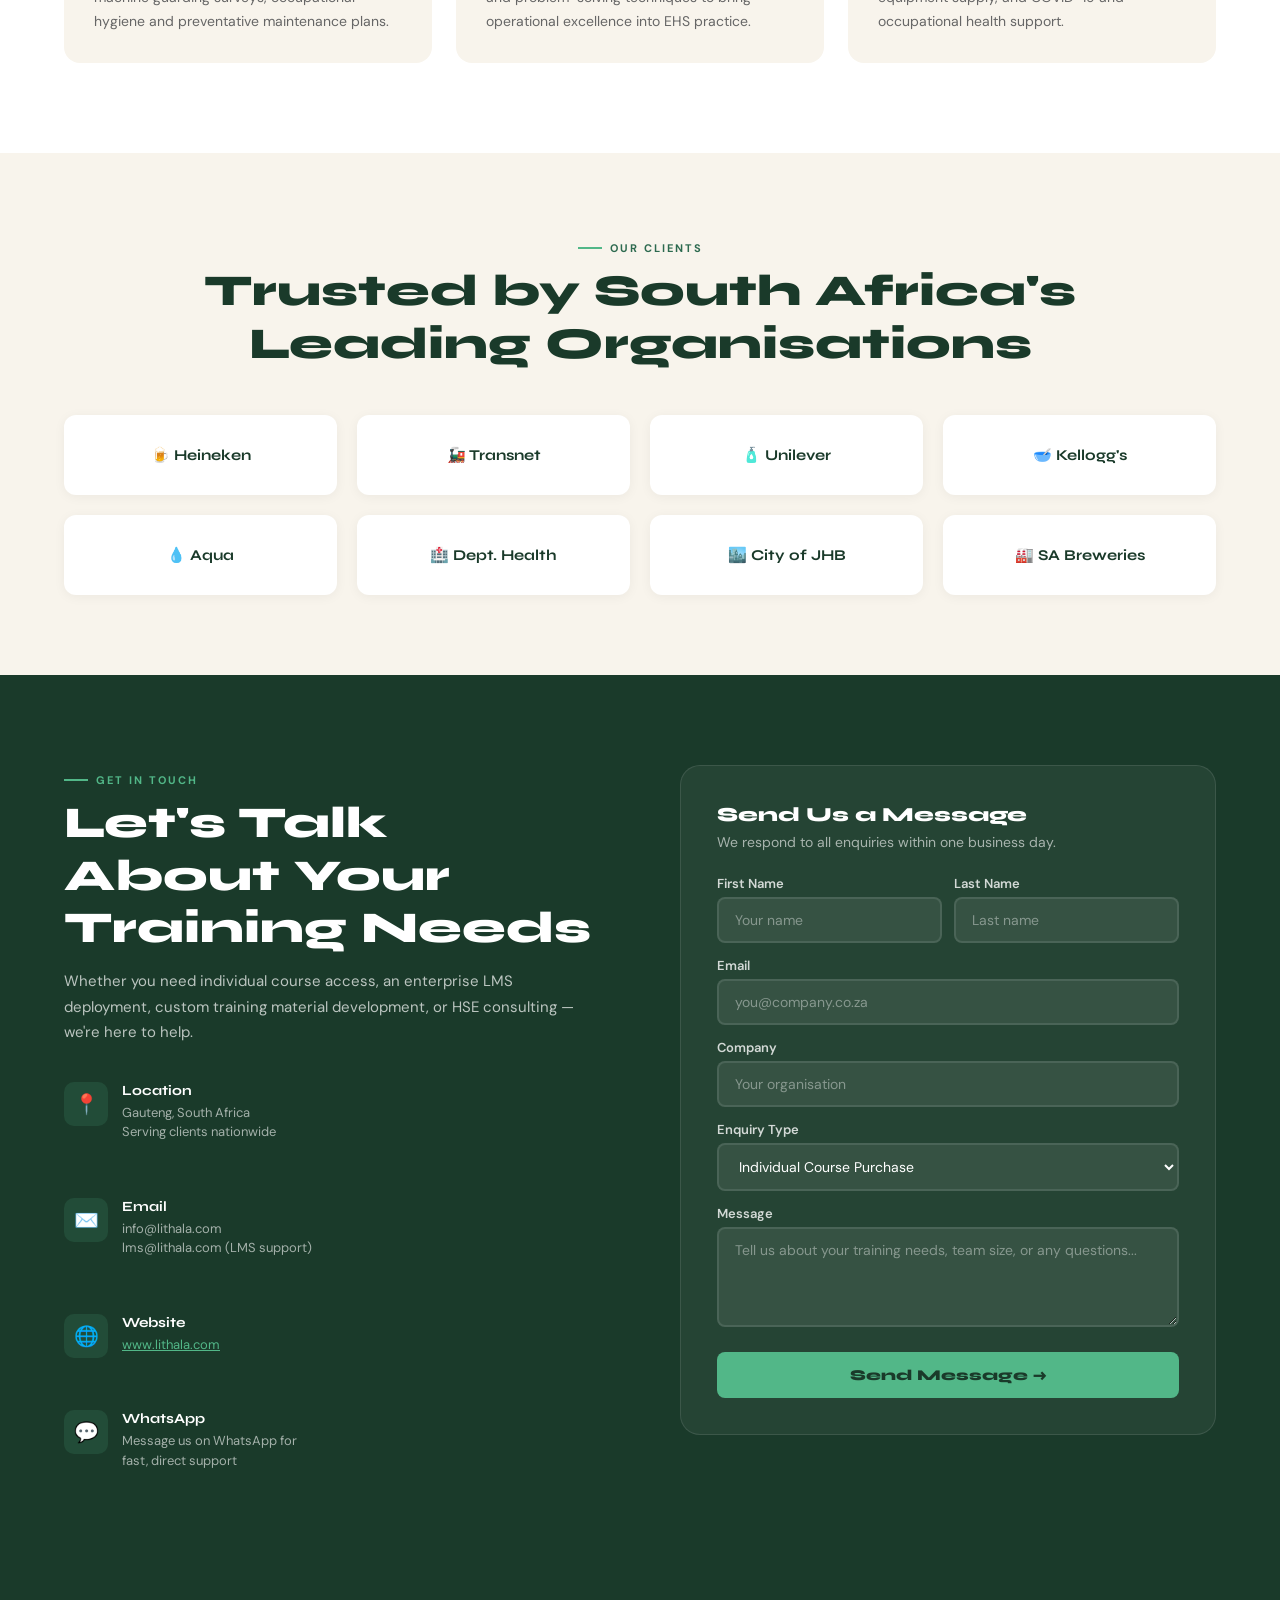
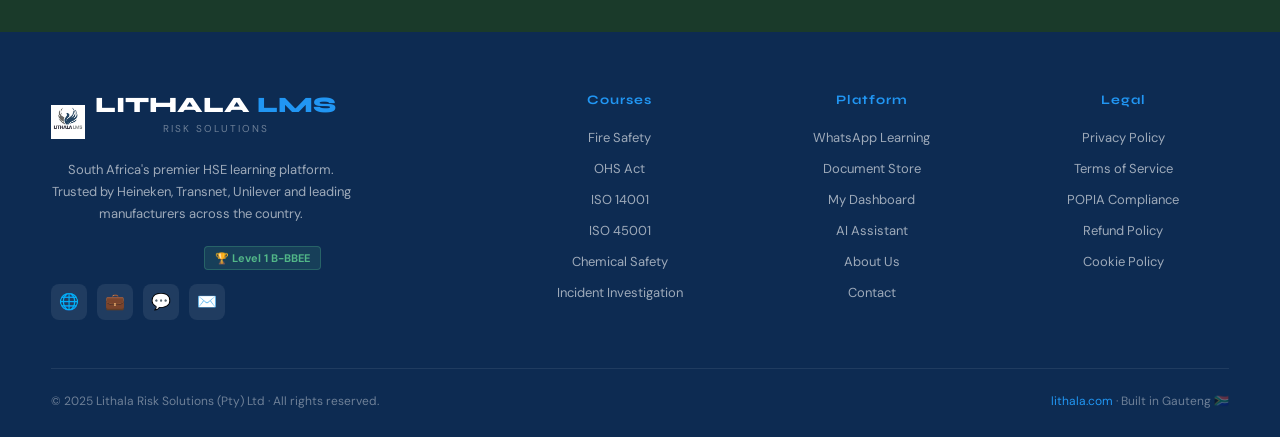
<file: index6.html>
<!DOCTYPE html>
<html lang="en">
<head>
<meta charset="UTF-8">
<meta name="viewport" content="width=device-width, initial-scale=1.0, maximum-scale=1.0">
<title>About & Contact — Lithala LMS</title>
<link rel="stylesheet" href="shared.css">

<style>
:root{--navy:#0d2b52;--ocean:#1565c0;--sky:#2196f3;--ice:#e3f2fd;--forest:#1a3a2a;--emerald:#2d6a4f;--lime:#52b788;--gold:#d4a017;--cream:#f8f4ec;--white:#fff;--mist:#e8f0eb;--ink:#2d3436;--charcoal:#1c1c1e;--amber:#f4a261}
*{box-sizing:border-box;margin:0;padding:0}
body{overflow-x:hidden;max-width:100vw;;;font-family:'DM Sans',sans-serif;background:var(--cream);color:var(--ink)}
















/* ABOUT HERO */
.about-hero{background:linear-gradient(135deg,var(--forest),#152c1f);padding:90px 5%;display:grid;grid-template-columns:1fr 1fr;gap:80px;align-items:center}
.about-hero h1{font-family:'Syne',sans-serif;font-size:clamp(36px,5vw,58px);font-weight:800;color:#fff;margin-bottom:20px;line-height:1.1}
.about-hero h1 span{color:var(--lime)}
.about-hero p{font-size:17px;color:rgba(255,255,255,.7);line-height:1.7;margin-bottom:28px}
.bbbee{display:inline-flex;align-items:center;gap:10px;background:rgba(82,183,136,.15);border:1px solid rgba(82,183,136,.3);color:var(--lime);padding:10px 20px;border-radius:8px;font-family:'Syne',sans-serif;font-weight:700;font-size:14px}
.about-img-placeholder{background:linear-gradient(135deg,rgba(82,183,136,.2),rgba(45,106,79,.3));border:2px solid rgba(82,183,136,.2);border-radius:20px;height:360px;display:flex;align-items:center;justify-content:center;flex-direction:column;gap:12px;color:rgba(255,255,255,.5);font-size:14px}
.about-img-placeholder .big-icon{font-size:72px}
/* VALUES */
.values-sec{padding:90px 5%;background:#fff}
.sec-label{display:inline-flex;align-items:center;gap:8px;font-size:11px;font-weight:700;letter-spacing:2px;text-transform:uppercase;color:var(--emerald);margin-bottom:10px}
.sec-label::before{content:'';width:24px;height:2px;background:var(--lime);display:block}
.sec-title{font-family:'Syne',sans-serif;font-size:clamp(28px,4vw,44px);font-weight:800;color:var(--forest);margin-bottom:14px}
.sec-sub{font-size:16px;color:#666;line-height:1.7;max-width:520px;margin-bottom:52px}
.values-grid{display:grid;grid-template-columns:repeat(3,1fr);gap:24px}
.val-card{background:var(--cream);border-radius:16px;padding:28px;border:2px solid transparent;transition:all .3s}
.val-card:hover{border-color:var(--lime);transform:translateY(-4px)}
.val-icon{font-size:40px;margin-bottom:16px}
.val-card h3{font-family:'Syne',sans-serif;font-size:18px;font-weight:700;color:var(--forest);margin-bottom:10px}
.val-card p{font-size:14px;color:#666;line-height:1.7}
/* CLIENTS */
.clients-sec{padding:80px 5%;background:var(--cream);text-align:center}
.clients-grid{display:grid;grid-template-columns:repeat(4,1fr);gap:20px;margin-top:44px}
.client-card{background:#fff;border-radius:12px;padding:24px;display:flex;align-items:center;justify-content:center;font-family:'Syne',sans-serif;font-weight:700;font-size:15px;color:var(--forest);box-shadow:0 2px 12px rgba(0,0,0,.05);height:80px}
/* CONTACT */
.contact-sec{padding:90px 5%;background:var(--forest);color:#fff;display:grid;grid-template-columns:1fr 1fr;gap:80px;align-items:start}
.contact-info .sec-label{color:var(--lime)}
.contact-info .sec-label::before{background:var(--lime)}
.contact-info .sec-title{color:#fff}
.contact-info p{font-size:15px;color:rgba(255,255,255,.7);line-height:1.7;margin-bottom:36px}
.contact-details{display:flex;flex-direction:column;gap:20px;margin-bottom:36px}
.contact-item{display:flex;align-items:flex-start;gap:14px}
.contact-item-icon{width:44px;height:44px;background:rgba(82,183,136,.15);border-radius:10px;display:flex;align-items:center;justify-content:center;font-size:20px;flex-shrink:0}
.contact-item h4{font-family:'Syne',sans-serif;font-size:14px;font-weight:700;margin-bottom:4px}
.contact-item p{font-size:13px;color:rgba(255,255,255,.6);line-height:1.5}
.contact-form{background:rgba(255,255,255,.05);border:1px solid rgba(255,255,255,.1);border-radius:20px;padding:36px}
.contact-form h3{font-family:'Syne',sans-serif;font-size:20px;font-weight:800;margin-bottom:6px}
.contact-form .sub{font-size:14px;color:rgba(255,255,255,.6);margin-bottom:24px}
.fg{margin-bottom:14px}
.fg label{display:block;font-size:13px;font-weight:600;margin-bottom:5px;color:rgba(255,255,255,.8)}
.fg input,.fg select,.fg textarea{width:100%;padding:12px 16px;border:2px solid rgba(255,255,255,.1);border-radius:8px;font-size:14px;background:rgba(255,255,255,.08);color:#fff;outline:none;font-family:'DM Sans',sans-serif}
.fg input::placeholder,.fg textarea::placeholder{color:rgba(255,255,255,.4)}
.fg input:focus,.fg select:focus,.fg textarea:focus{border-color:var(--lime)}
.fg textarea{resize:vertical;min-height:100px}
.fg select option{background:var(--forest);color:#fff}
.row2{display:grid;grid-template-columns:1fr 1fr;gap:12px}
.submit-btn{width:100%;background:var(--lime);color:var(--forest);border:none;padding:14px;border-radius:8px;font-family:'Syne',sans-serif;font-weight:800;font-size:15px;cursor:pointer;margin-top:6px}
.submit-btn:hover{background:#fff}
footer{background:var(--charcoal);color:#fff;padding:36px 5%;text-align:center}
footer .fn{font-family:'Syne',sans-serif;font-size:20px;font-weight:800;margin-bottom:8px}
footer .fn span{color:var(--lime)}
footer p{font-size:13px;color:#888;margin-bottom:16px}
footer .flinks{display:flex;gap:20px;justify-content:center}
footer .flinks a{color:#888;text-decoration:none;font-size:13px}
@media(max-width:900px){.about-hero,.contact-sec{grid-template-columns:1fr}.clients-grid{grid-template-columns:1fr 1fr}.values-grid{grid-template-columns:1fr}}
.ticker-wrap{background:#1a3a2a;color:#52b788;padding:10px 0;overflow:hidden;position:sticky;top:0;z-index:1000;border-bottom:2px solid #52b788}
.ticker-inner{display:flex;align-items:center;padding:0 4%}
.ticker-label{background:#d4a017;color:#1a3a2a;font-family:Syne,sans-serif;font-weight:700;font-size:11px;padding:3px 12px;letter-spacing:1.5px;text-transform:uppercase;margin-right:16px;border-radius:3px;flex-shrink:0;white-space:nowrap}
.ticker-overflow{overflow:hidden;flex:1;min-width:0}
.ticker-track{display:inline-flex;white-space:nowrap;animation:ticker 55s linear infinite;font-size:12px;gap:56px}
.ticker-track span::before{content:"\26A0 ";color:#f4a261}
@keyframes ticker{0%{transform:translateX(0)}100%{transform:translateX(-50%)}}

/* ── NAV ── */
.lms-nav{background:rgba(255,255,255,0.97);display:flex;align-items:center;justify-content:space-between;padding:0 4%;height:64px;box-shadow:0 2px 20px rgba(13,43,82,0.10);position:sticky;top:38px;z-index:999;border-bottom:1px solid rgba(21,101,192,0.10)}
.lms-nav-logo{display:flex;align-items:center;gap:10px;text-decoration:none}
.lms-nav-logo img{height:36px;object-fit:contain}
.lms-nav-logo-text{font-family:'Syne',sans-serif;font-weight:800;font-size:18px;color:#1a3a2a;line-height:1}
.lms-nav-logo-text em{color:#1565c0;font-style:normal}
.lms-nav-logo-sub{font-size:9px;color:#1565c0;letter-spacing:1.5px;text-transform:uppercase}
.lms-nav-links{display:flex;align-items:center;gap:26px;list-style:none}
.lms-nav-links a{text-decoration:none;color:#1e2d26;font-size:13.5px;font-weight:500;transition:color 0.2s;position:relative;padding-bottom:3px}
.lms-nav-links a::after{content:'';position:absolute;bottom:0;left:0;width:0;height:2px;background:#1565c0;transition:width 0.25s}
.lms-nav-links a:hover,.lms-nav-links a.active{color:#1565c0}
.lms-nav-links a:hover::after,.lms-nav-links a.active::after{width:100%}
.lms-nav-cta{display:flex;gap:8px;align-items:center}
.lms-btn-login{border:2px solid #1565c0;color:#1565c0;background:transparent;padding:8px 18px;border-radius:7px;font-family:'Syne',sans-serif;font-weight:700;font-size:12px;cursor:pointer;text-decoration:none;transition:all 0.2s}
.lms-btn-login:hover{background:#1565c0;color:white}
.lms-btn-start{background:linear-gradient(135deg,#1565c0,#2196f3);color:white;border:none;padding:9px 20px;border-radius:7px;font-family:'Syne',sans-serif;font-weight:700;font-size:12px;cursor:pointer;text-decoration:none;transition:all 0.2s;box-shadow:0 3px 12px rgba(21,101,192,0.3)}
.lms-btn-start:hover{transform:translateY(-1px);box-shadow:0 6px 20px rgba(21,101,192,0.4)}
.lms-btn-wa{background:#25d366;color:white;border:none;padding:9px 16px;border-radius:7px;font-family:'Syne',sans-serif;font-weight:700;font-size:12px;cursor:pointer;text-decoration:none;display:flex;align-items:center;gap:5px}
.lms-btn-wa:hover{background:#128c7e}
/* Hamburger */
.lms-hbg{display:none;flex-direction:column;gap:5px;cursor:pointer;padding:6px;background:none;border:none}
.lms-hbg span{display:block;width:22px;height:2px;background:#1e2d26;border-radius:2px;transition:all 0.3s}
/* Mobile overlay menu */
.lms-mob-menu{display:none;position:fixed;inset:0;background:rgba(13,43,82,0.97);z-index:9999;flex-direction:column;align-items:center;justify-content:center;gap:24px}
.lms-mob-menu.open{display:flex}
.lms-mob-close{position:absolute;top:20px;right:20px;background:none;border:none;color:white;font-size:32px;cursor:pointer;line-height:1}
.lms-mob-menu a{color:white;font-family:'Syne',sans-serif;font-size:22px;font-weight:700;text-decoration:none}
.lms-mob-menu a:hover{color:#64b5f6}
.lms-mob-menu .mob-dash{color:#64b5f6;font-size:18px;margin-top:10px;border:2px solid rgba(100,181,246,0.3);padding:10px 28px;border-radius:8px}
@media(max-width:768px){
  .lms-nav-links,.lms-nav-cta{display:none!important}
  .lms-hbg{display:flex!important}
}

</style>
<script src="lms-config.js"></script>
<script src="auth.js"></script>
</head>
<body>
<div class="ticker-wrap">
  <div class="ticker-inner">
    <span class="ticker-label">HSE LIVE</span>
    <div class="ticker-overflow">
      <div class="ticker-track" id="hseTicker">
        <span>Lithala Risk Solutions — Level 1 B-BBEE certified · SETA affiliated · Gauteng-based, national reach</span>
        <span>Our facilitators hold ECSA, SIOSH and SETA accreditations — industry experts with field experience</span>
        <span>Now offering enterprise LMS deployments with custom branding and SETA compliance reporting</span>
        <span>Lithala serves Heineken, Transnet, Unilever, Kelloggs and leading government departments</span>
        <span>Contact us: info@lithala.com · WhatsApp available · Response within 1 business day</span>
        <span>ISO 14001, ISO 45001 and ISO 50001 implementation and internal audit services available</span>
        <span>Lithala Risk Solutions — Level 1 B-BBEE certified · SETA affiliated · Gauteng-based, national reach</span>
        <span>Our facilitators hold ECSA, SIOSH and SETA accreditations — industry experts with field experience</span>
        <span>Now offering enterprise LMS deployments with custom branding and SETA compliance reporting</span>
        <span>Lithala serves Heineken, Transnet, Unilever, Kelloggs and leading government departments</span>
        <span>Contact us: info@lithala.com · WhatsApp available · Response within 1 business day</span>
        <span>ISO 14001, ISO 45001 and ISO 50001 implementation and internal audit services available</span>
      </div>
    </div>
  </div>
</div>



<nav class="lms-nav">
  <a href="index.html" class="lms-nav-logo">
    <img src="logo.png" alt="Lithala" onerror="this.style.display='none'">
    <div>
      <div class="lms-nav-logo-text">LITHALA <em>LMS</em></div>
      <div class="lms-nav-logo-sub">Risk Solutions</div>
    </div>
  </a>
  <ul class="lms-nav-links">
    <li><a href="index.html" >Home</a></li>
    <li><a href="index3.html" >Courses</a></li>
    <li><a href="index4.html" >Templates</a></li>
    <li><a href="index5.html" >WhatsApp</a></li>
    <li><a href="index6.html" class="active">About</a></li>
  </ul>
  <div class="lms-nav-cta">
      <a href="index5.html" class="lms-btn-wa">&#x1F4AC; WhatsApp</a>
      <a href="#" class="lms-btn-login" onclick="openAuthModal();return false">Login</a>
      <a href="#" class="lms-btn-start" onclick="openAuthModal();return false">Get Started</a>
    </div>
  <button class="lms-hbg" onclick="document.getElementById('lmsMobMenu').classList.add('open');document.body.style.overflow='hidden'">
    <span></span><span></span><span></span>
  </button>
</nav>
<div class="lms-mob-menu" id="lmsMobMenu">
  <button class="lms-mob-close" onclick="document.getElementById('lmsMobMenu').classList.remove('open');document.body.style.overflow=''">&#x2715;</button>
  <a href="index.html">Home</a>
  <a href="index3.html">Courses</a>
  <a href="index4.html">Templates</a>
  <a href="index5.html">WhatsApp</a>
  <a href="index6.html">About</a>
  <a href="dashboard3.html" class="mob-dash">My Dashboard &#x2192;</a>
</div>
<section class="about-hero">
  <div>
    <h1>Building <span>Safer</span>,<br>Smarter Workplaces</h1>
    <p>Lithala Risk Solutions (Pty) Ltd is a leading provider of consulting, training and auditing services in Health, Safety, Environment, Energy and Business Continuity Management Systems. Based in Gauteng, serving South Africa and beyond.</p>
    <div class="bbbee">🏆 Level 1 B-BBEE Certified Organisation</div>
    <div style="display:flex;gap:32px;margin-top:36px;flex-wrap:wrap">
      <div><div style="font-family:'Syne',sans-serif;font-size:28px;font-weight:800;color:var(--lime)">2,400+</div><div style="font-size:12px;color:rgba(255,255,255,.5);margin-top:3px;text-transform:uppercase;letter-spacing:1px">Learners Trained</div></div>
      <div><div style="font-family:'Syne',sans-serif;font-size:28px;font-weight:800;color:var(--lime)">50+</div><div style="font-size:12px;color:rgba(255,255,255,.5);margin-top:3px;text-transform:uppercase;letter-spacing:1px">Client Organisations</div></div>
      <div><div style="font-family:'Syne',sans-serif;font-size:28px;font-weight:800;color:var(--lime)">15+</div><div style="font-size:12px;color:rgba(255,255,255,.5);margin-top:3px;text-transform:uppercase;letter-spacing:1px">Years Experience</div></div>
    </div>
  </div>
  <div class="about-img-placeholder">
    <div class="big-icon">🛡️</div>
    <div>Lithala Risk Solutions</div>
    <div style="font-size:12px">Gauteng, South Africa</div>
  </div>
</section>

<section class="values-sec">
  <div class="sec-label">What We Stand For</div>
  <div class="sec-title">Our Values & Services</div>
  <p class="sec-sub">We believe effective risk mitigation not only protects people and the environment — it enables improved operational efficiency.</p>
  <div class="values-grid">
    <div class="val-card"><div class="val-icon">🔍</div><h3>Audit & Consulting</h3><p>Safety and environment legal compliance, ISO 14001/9001/45001 implementation and internal audits, IMS implementation, process safety and business continuity assessments.</p></div>
    <div class="val-card"><div class="val-icon">🎓</div><h3>Training Solutions</h3><p>Online eLearning via LMS and WhatsApp, facilitated training, webinars, and training materials for purchase. SETA-affiliated facilitators with practical industry experience.</p></div>
    <div class="val-card"><div class="val-icon">🌿</div><h3>Environment & Energy</h3><p>ISO 50001 implementation, energy audits, zero waste to landfill strategies, waste value recovery, water balance formulation and facilitation of licence applications.</p></div>
    <div class="val-card"><div class="val-icon">☢️</div><h3>Chemical & Machine Risk</h3><p>Assessment against hazardous chemical regulations, chemical compatibility studies, machine guarding surveys, occupational hygiene and preventative maintenance plans.</p></div>
    <div class="val-card"><div class="val-icon">⚡</div><h3>Operational Efficiency</h3><p>Root cause analysis training, HAZOP studies, WCM implementation, performance coaching and problem-solving techniques to bring operational excellence into EHS practice.</p></div>
    <div class="val-card"><div class="val-icon">👷</div><h3>Resource Solutions</h3><p>Temporary and contract HSE practitioners, alcohol and gas testers, emergency response equipment supply, and COVID-19 and occupational health support.</p></div>
  </div>
</section>

<section class="clients-sec">
  <div class="sec-label" style="justify-content:center">Our Clients</div>
  <div class="sec-title">Trusted by South Africa's Leading Organisations</div>
  <div class="clients-grid">
    <div class="client-card">🍺 Heineken</div>
    <div class="client-card">🚂 Transnet</div>
    <div class="client-card">🧴 Unilever</div>
    <div class="client-card">🥣 Kellogg's</div>
    <div class="client-card">💧 Aqua</div>
    <div class="client-card">🏥 Dept. Health</div>
    <div class="client-card">🏙️ City of JHB</div>
    <div class="client-card">🏭 SA Breweries</div>
  </div>
</section>

<section class="contact-sec">
  <div class="contact-info">
    <div class="sec-label">Get In Touch</div>
    <div class="sec-title">Let's Talk About Your Training Needs</div>
    <p>Whether you need individual course access, an enterprise LMS deployment, custom training material development, or HSE consulting — we're here to help.</p>
    <div class="contact-details">
      <div class="contact-item"><div class="contact-item-icon">📍</div><div><h4>Location</h4><p>Gauteng, South Africa<br>Serving clients nationwide</p></div></div>
      <div class="contact-item"><div class="contact-item-icon">✉️</div><div><h4>Email</h4><p>info@lithala.com<br>lms@lithala.com (LMS support)</p></div></div>
      <div class="contact-item"><div class="contact-item-icon">🌐</div><div><h4>Website</h4><p><a href="https://www.lithala.com" target="_blank" style="color:var(--lime)">www.lithala.com</a></p></div></div>
      <div class="contact-item"><div class="contact-item-icon">💬</div><div><h4>WhatsApp</h4><p>Message us on WhatsApp for<br>fast, direct support</p></div></div>
    </div>
  </div>
  <div class="contact-form">
    <h3>Send Us a Message</h3>
    <p class="sub">We respond to all enquiries within one business day.</p>
    <div class="row2">
      <div class="fg"><label>First Name</label><input type="text" placeholder="Your name"></div>
      <div class="fg"><label>Last Name</label><input type="text" placeholder="Last name"></div>
    </div>
    <div class="fg"><label>Email</label><input type="email" placeholder="you@company.co.za"></div>
    <div class="fg"><label>Company</label><input type="text" placeholder="Your organisation"></div>
    <div class="fg"><label>Enquiry Type</label>
      <select>
        <option>Individual Course Purchase</option>
        <option>Organisation/Enterprise LMS</option>
        <option>WhatsApp Learning Setup</option>
        <option>Custom Training Material</option>
        <option>HSE Consulting / Audit</option>
        <option>Document / Template Order</option>
        <option>General Enquiry</option>
      </select>
    </div>
    <div class="fg"><label>Message</label><textarea placeholder="Tell us about your training needs, team size, or any questions..."></textarea></div>
    <button class="submit-btn" onclick="alert('✅ Message sent! The Lithala team will respond within one business day. For urgent queries, WhatsApp us directly.')">Send Message →</button>
  </div>
</section>


<script>


<!-- AUTH MODAL -->
<div id="authModal" style="display:none;position:fixed;inset:0;background:rgba(0,0,0,0.65);z-index:99999;align-items:center;justify-content:center;backdrop-filter:blur(6px);padding:16px">
  <div style="background:white;border-radius:20px;width:100%;max-width:440px;padding:40px 36px;position:relative;animation:mIn 0.3s ease">
    <button onclick="closeAuthModal()" style="position:absolute;top:14px;right:16px;background:none;border:none;font-size:22px;cursor:pointer;color:#aaa">&#x2715;</button>
    <div style="display:flex;align-items:center;gap:10px;margin-bottom:6px">
      <img src="logo.png" alt="" style="height:30px;object-fit:contain" onerror="this.style.display='none'">
      <h2 id="authTitle" style="font-family:Syne,sans-serif;font-size:22px;font-weight:800;color:#0d2b52">Welcome Back</h2>
    </div>
    <p id="authSub" style="font-size:14px;color:#888;margin-bottom:22px">Log in to access your courses and certificates.</p>
    <div style="display:flex;gap:3px;background:#e8f0eb;border-radius:10px;padding:4px;margin-bottom:22px">
      <button id="tabL" onclick="authTab('login')" style="flex:1;padding:9px;text-align:center;border:none;border-radius:7px;font-family:Syne,sans-serif;font-weight:700;font-size:13px;cursor:pointer;background:white;color:#0d2b52;box-shadow:0 2px 8px rgba(0,0,0,0.08)">Login</button>
      <button id="tabR" onclick="authTab('register')" style="flex:1;padding:9px;text-align:center;border:none;border-radius:7px;font-family:Syne,sans-serif;font-weight:700;font-size:13px;cursor:pointer;background:none;color:#888">Register</button>
    </div>
    <div id="authLogin">
      <div style="margin-bottom:14px"><label style="display:block;font-size:12px;font-weight:600;color:#1a3a2a;margin-bottom:5px">Email Address</label><input type="email" placeholder="you@company.co.za" style="width:100%;padding:11px 14px;border:2px solid #e8f0eb;border-radius:8px;font-size:14px;background:#f5f7f5;outline:none"></div>
      <div style="margin-bottom:20px"><label style="display:block;font-size:12px;font-weight:600;color:#1a3a2a;margin-bottom:5px">Password</label><input type="password" placeholder="&#x2022;&#x2022;&#x2022;&#x2022;&#x2022;&#x2022;&#x2022;&#x2022;" style="width:100%;padding:11px 14px;border:2px solid #e8f0eb;border-radius:8px;font-size:14px;background:#f5f7f5;outline:none"></div>
      <a href="dashboard3.html" style="display:block;text-align:center;padding:13px;background:linear-gradient(135deg,#1565c0,#2196f3);color:white;border-radius:8px;font-family:Syne,sans-serif;font-weight:700;font-size:14px;text-decoration:none">&#x2192; Login to My Courses</a>
      <p style="text-align:center;font-size:13px;color:#aaa;margin-top:12px"><a href="#" style="color:#1565c0">Forgot password?</a></p>
    </div>
    <div id="authRegister" style="display:none">
      <div style="display:grid;grid-template-columns:1fr 1fr;gap:10px;margin-bottom:14px">
        <div><label style="display:block;font-size:12px;font-weight:600;color:#1a3a2a;margin-bottom:5px">First Name</label><input type="text" placeholder="Thabo" style="width:100%;padding:11px 14px;border:2px solid #e8f0eb;border-radius:8px;font-size:14px;background:#f5f7f5;outline:none"></div>
        <div><label style="display:block;font-size:12px;font-weight:600;color:#1a3a2a;margin-bottom:5px">Last Name</label><input type="text" placeholder="Nkosi" style="width:100%;padding:11px 14px;border:2px solid #e8f0eb;border-radius:8px;font-size:14px;background:#f5f7f5;outline:none"></div>
      </div>
      <div style="margin-bottom:14px"><label style="display:block;font-size:12px;font-weight:600;color:#1a3a2a;margin-bottom:5px">Email Address</label><input type="email" placeholder="you@company.co.za" style="width:100%;padding:11px 14px;border:2px solid #e8f0eb;border-radius:8px;font-size:14px;background:#f5f7f5;outline:none"></div>
      <div style="margin-bottom:14px"><label style="display:block;font-size:12px;font-weight:600;color:#1a3a2a;margin-bottom:5px">WhatsApp Number</label><input type="tel" placeholder="+27 82 000 0000" style="width:100%;padding:11px 14px;border:2px solid #e8f0eb;border-radius:8px;font-size:14px;background:#f5f7f5;outline:none"></div>
      <div style="margin-bottom:20px"><label style="display:block;font-size:12px;font-weight:600;color:#1a3a2a;margin-bottom:5px">Password</label><input type="password" placeholder="Create a strong password" style="width:100%;padding:11px 14px;border:2px solid #e8f0eb;border-radius:8px;font-size:14px;background:#f5f7f5;outline:none"></div>
      <a href="dashboard3.html" style="display:block;text-align:center;padding:13px;background:linear-gradient(135deg,#1565c0,#2196f3);color:white;border-radius:8px;font-family:Syne,sans-serif;font-weight:700;font-size:14px;text-decoration:none">&#x1F393; Create Account &amp; Start Learning</a>
    </div>
  </div>
</div>
<script>
function openAuthModal(tab){
  document.getElementById('authModal').style.display='flex';
  authTab(tab||'login');
}
function closeAuthModal(){
  document.getElementById('authModal').style.display='none';
}
function authTab(t){
  var isL=t==='login';
  document.getElementById('authLogin').style.display=isL?'block':'none';
  document.getElementById('authRegister').style.display=isL?'none':'block';
  document.getElementById('tabL').style.background=isL?'white':'none';
  document.getElementById('tabL').style.color=isL?'#0d2b52':'#888';
  document.getElementById('tabL').style.boxShadow=isL?'0 2px 8px rgba(0,0,0,0.08)':'none';
  document.getElementById('tabR').style.background=isL?'none':'white';
  document.getElementById('tabR').style.color=isL?'#888':'#0d2b52';
  document.getElementById('tabR').style.boxShadow=isL?'none':'0 2px 8px rgba(0,0,0,0.08)';
  document.getElementById('authTitle').textContent=isL?'Welcome Back':'Create Account';
  document.getElementById('authSub').textContent=isL?'Log in to access your courses and certificates.':'Join 2,400+ learners on Lithala LMS.';
}
document.getElementById('authModal').addEventListener('click',function(e){if(e.target===this)closeAuthModal();});
</script>


<footer class="site-footer">
  <div class="footer-grid">
    <div class="footer-brand">
      <div style="display:flex;align-items:center;gap:10px;margin-bottom:8px">
        <img src="logo.png" alt="Lithala" style="height:34px;object-fit:contain" onerror="this.style.display='none'">
        <div>
          <div class="brand-name">LITHALA <span class="blue">LMS</span></div>
          <div class="brand-sub">Risk Solutions</div>
        </div>
      </div>
      <p>South Africa&#x27;s premier HSE learning platform. Trusted by Heineken, Transnet, Unilever and leading manufacturers across the country.</p>
      <div style="margin:14px 0"><span class="bbbee-tag">&#x1F3C6; Level 1 B-BBEE</span></div>
      <div class="footer-socials">
        <a class="fsocial" href="https://www.lithala.com" target="_blank">&#x1F310;</a>
        <a class="fsocial" href="#">&#x1F4BC;</a>
        <a class="fsocial" href="#">&#x1F4AC;</a>
        <a class="fsocial" href="#">&#x2709;&#xFE0F;</a>
      </div>
    </div>
    <div class="footer-col">
      <h4>Courses</h4>
      <ul>
        <li><a href="index3.html">Fire Safety</a></li>
        <li><a href="index3.html">OHS Act</a></li>
        <li><a href="index3.html">ISO 14001</a></li>
        <li><a href="index3.html">ISO 45001</a></li>
        <li><a href="index3.html">Chemical Safety</a></li>
        <li><a href="index3.html">Incident Investigation</a></li>
      </ul>
    </div>
    <div class="footer-col">
      <h4>Platform</h4>
      <ul>
        <li><a href="index5.html">WhatsApp Learning</a></li>
        <li><a href="index4.html">Document Store</a></li>
        <li><a href="dashboard3.html">My Dashboard</a></li>
        <li><a href="dashboard3.html">AI Assistant</a></li>
        <li><a href="index6.html">About Us</a></li>
        <li><a href="index6.html">Contact</a></li>
      </ul>
    </div>
    <div class="footer-col">
      <h4>Legal</h4>
      <ul>
        <li><a href="#">Privacy Policy</a></li>
        <li><a href="#">Terms of Service</a></li>
        <li><a href="#">POPIA Compliance</a></li>
        <li><a href="#">Refund Policy</a></li>
        <li><a href="#">Cookie Policy</a></li>
      </ul>
    </div>
  </div>
  <div class="footer-bottom">
    <span>&#xA9; 2025 Lithala Risk Solutions (Pty) Ltd &middot; All rights reserved.</span>
    <span><a href="https://www.lithala.com" target="_blank">lithala.com</a> &middot; Built in Gauteng &#x1F1FF;&#x1F1E6;</span>
  </div>
</footer>

</body>
</html>
</file>
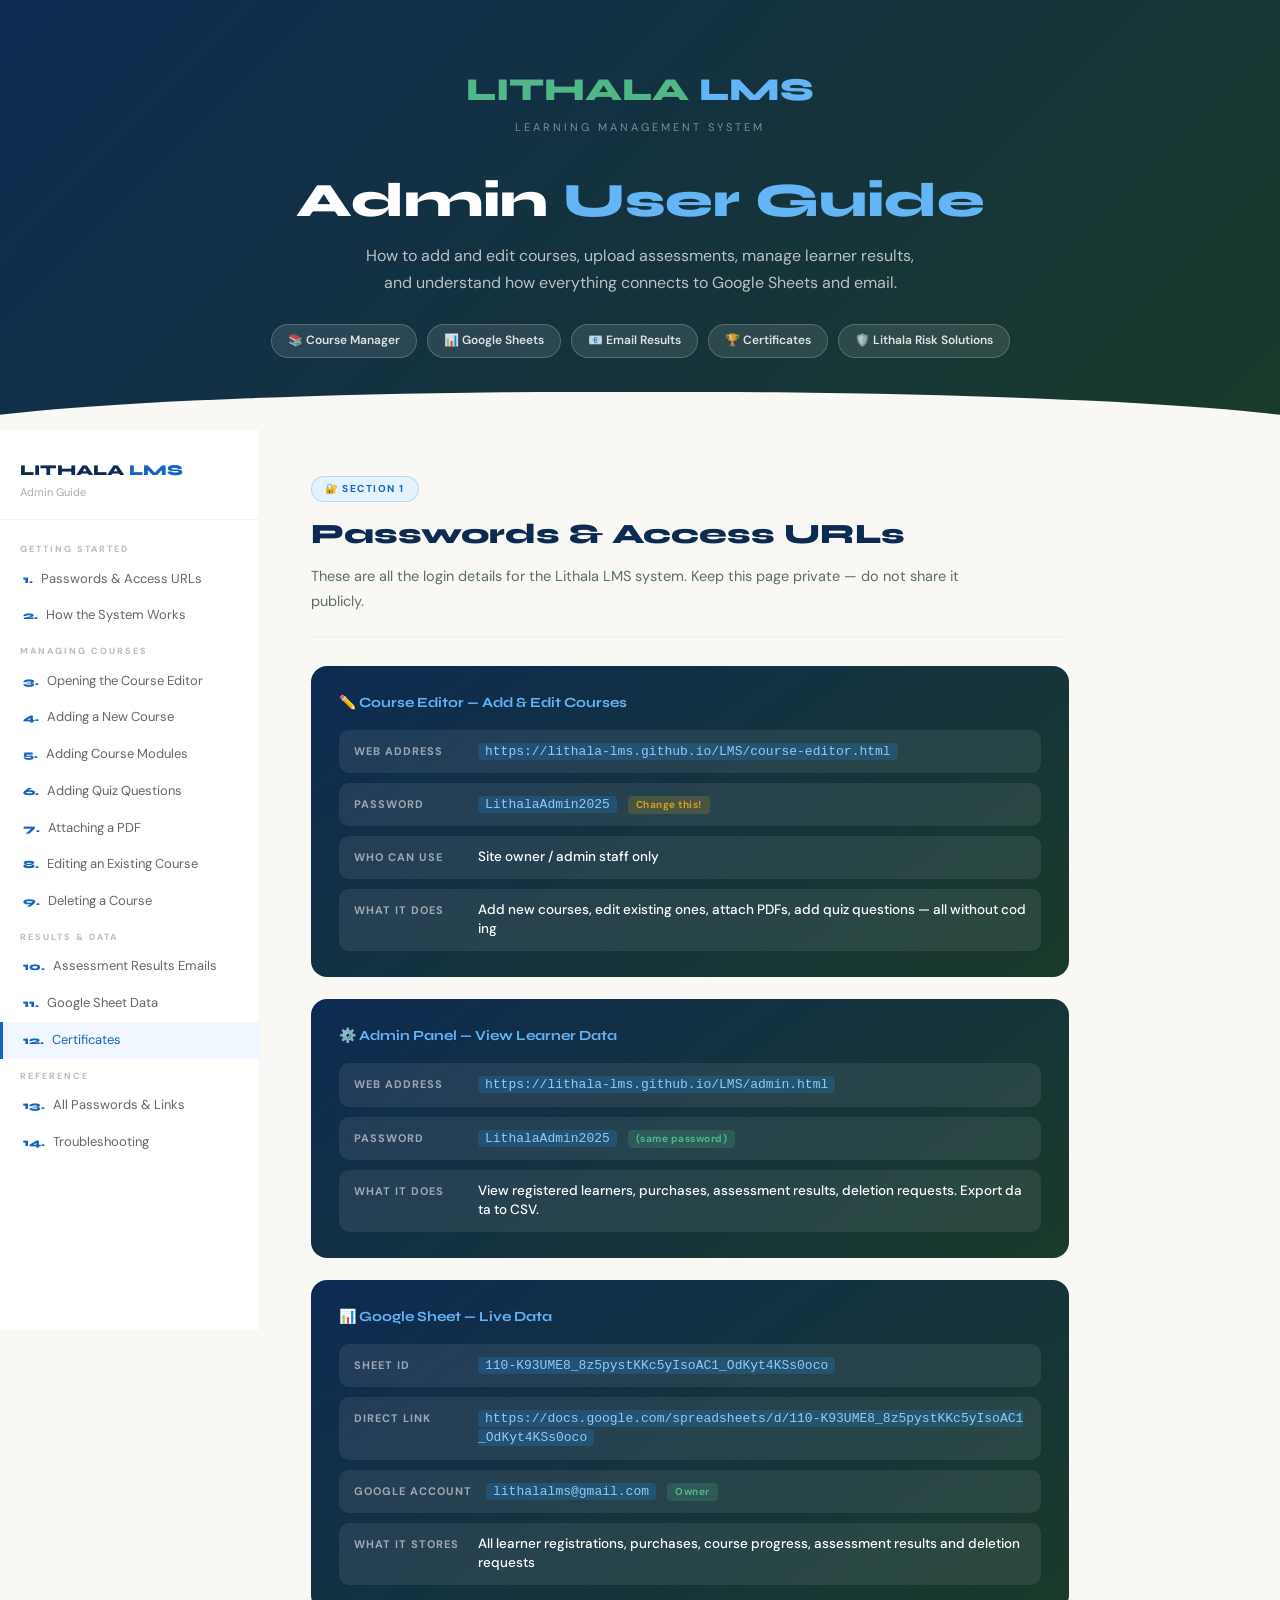
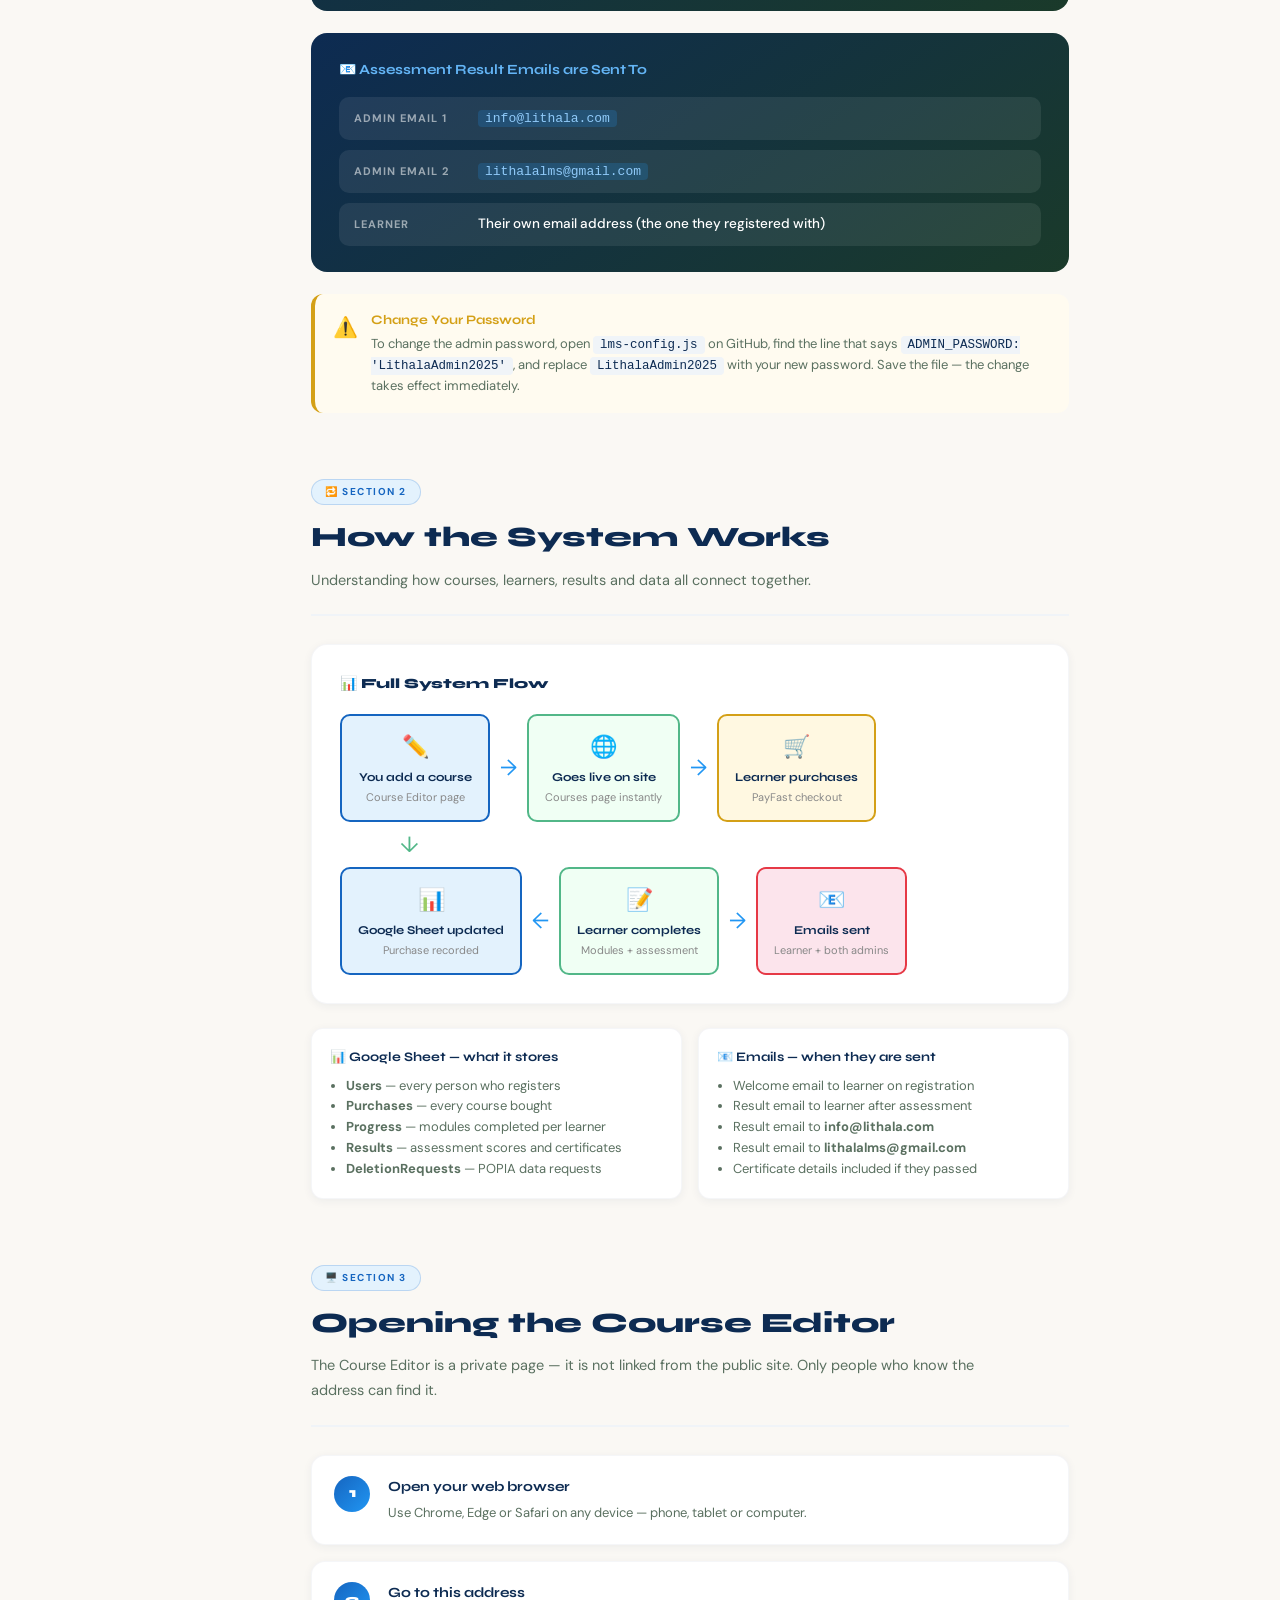
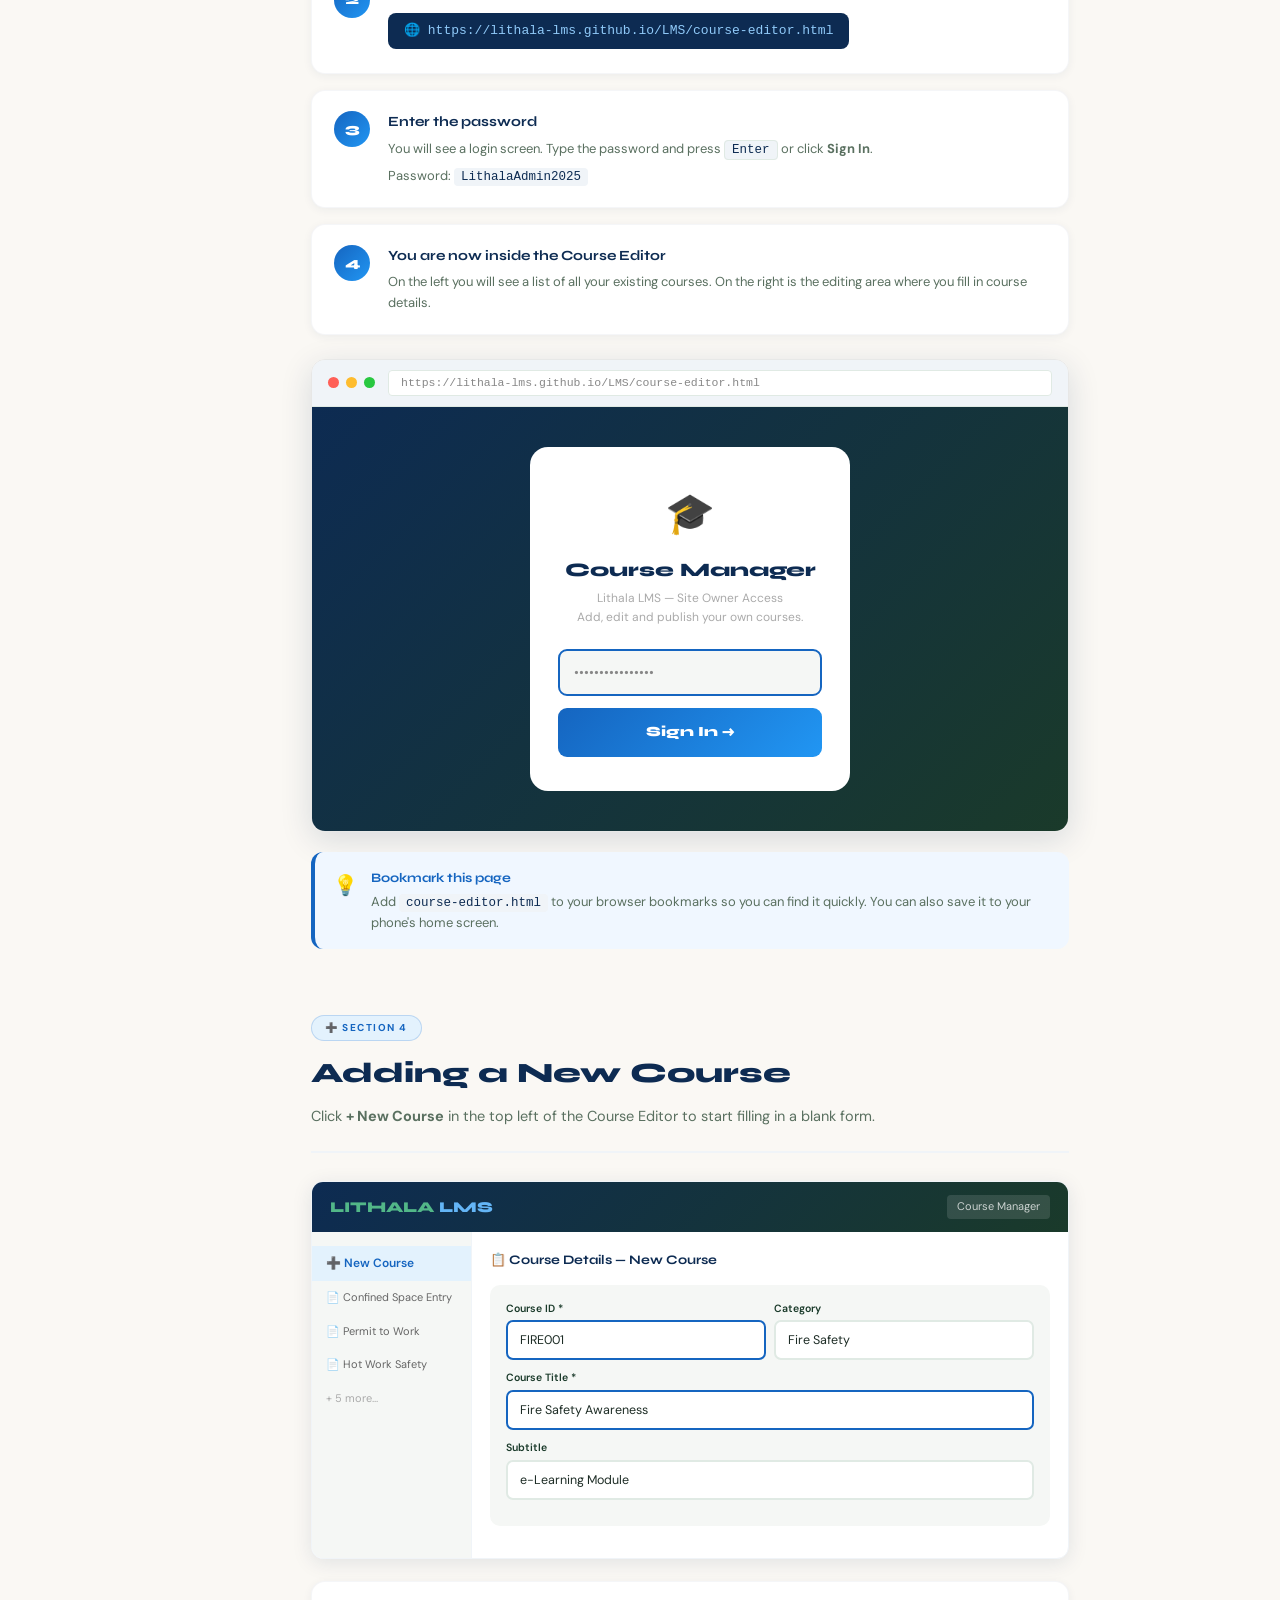
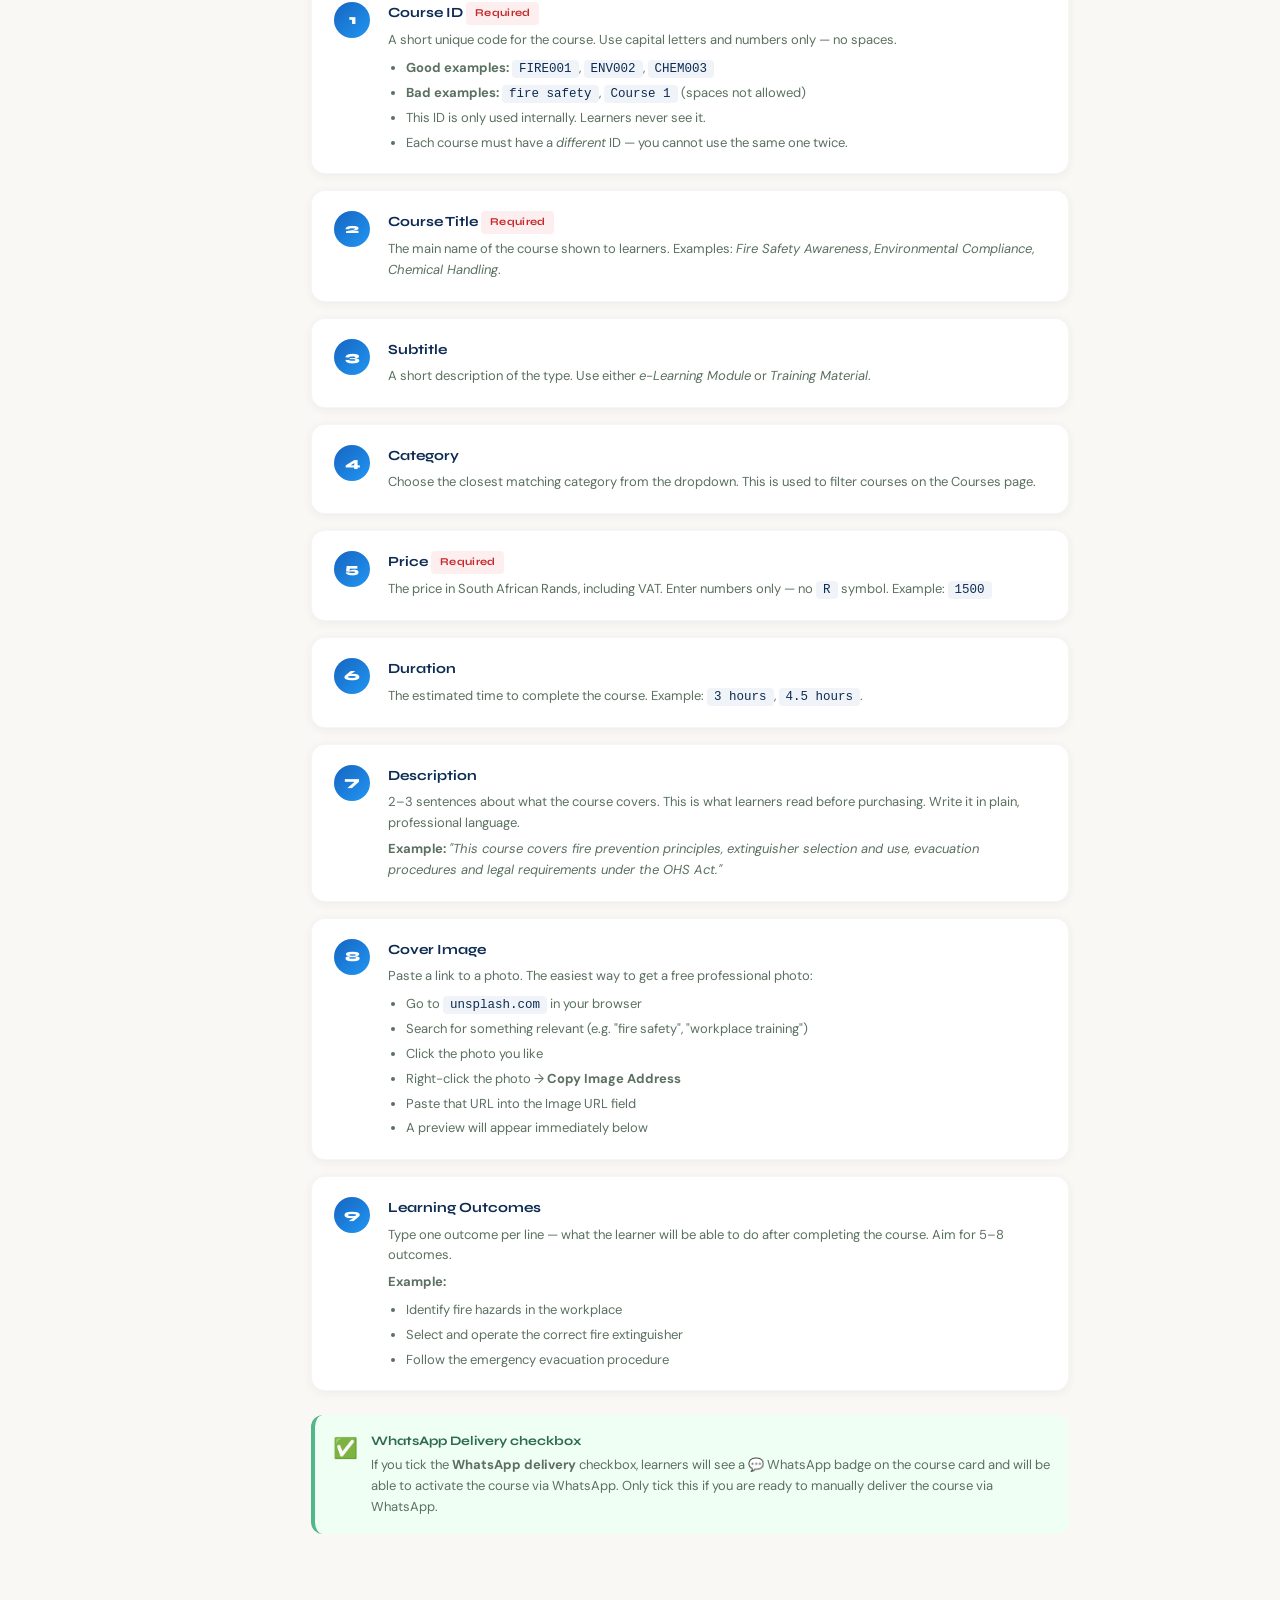
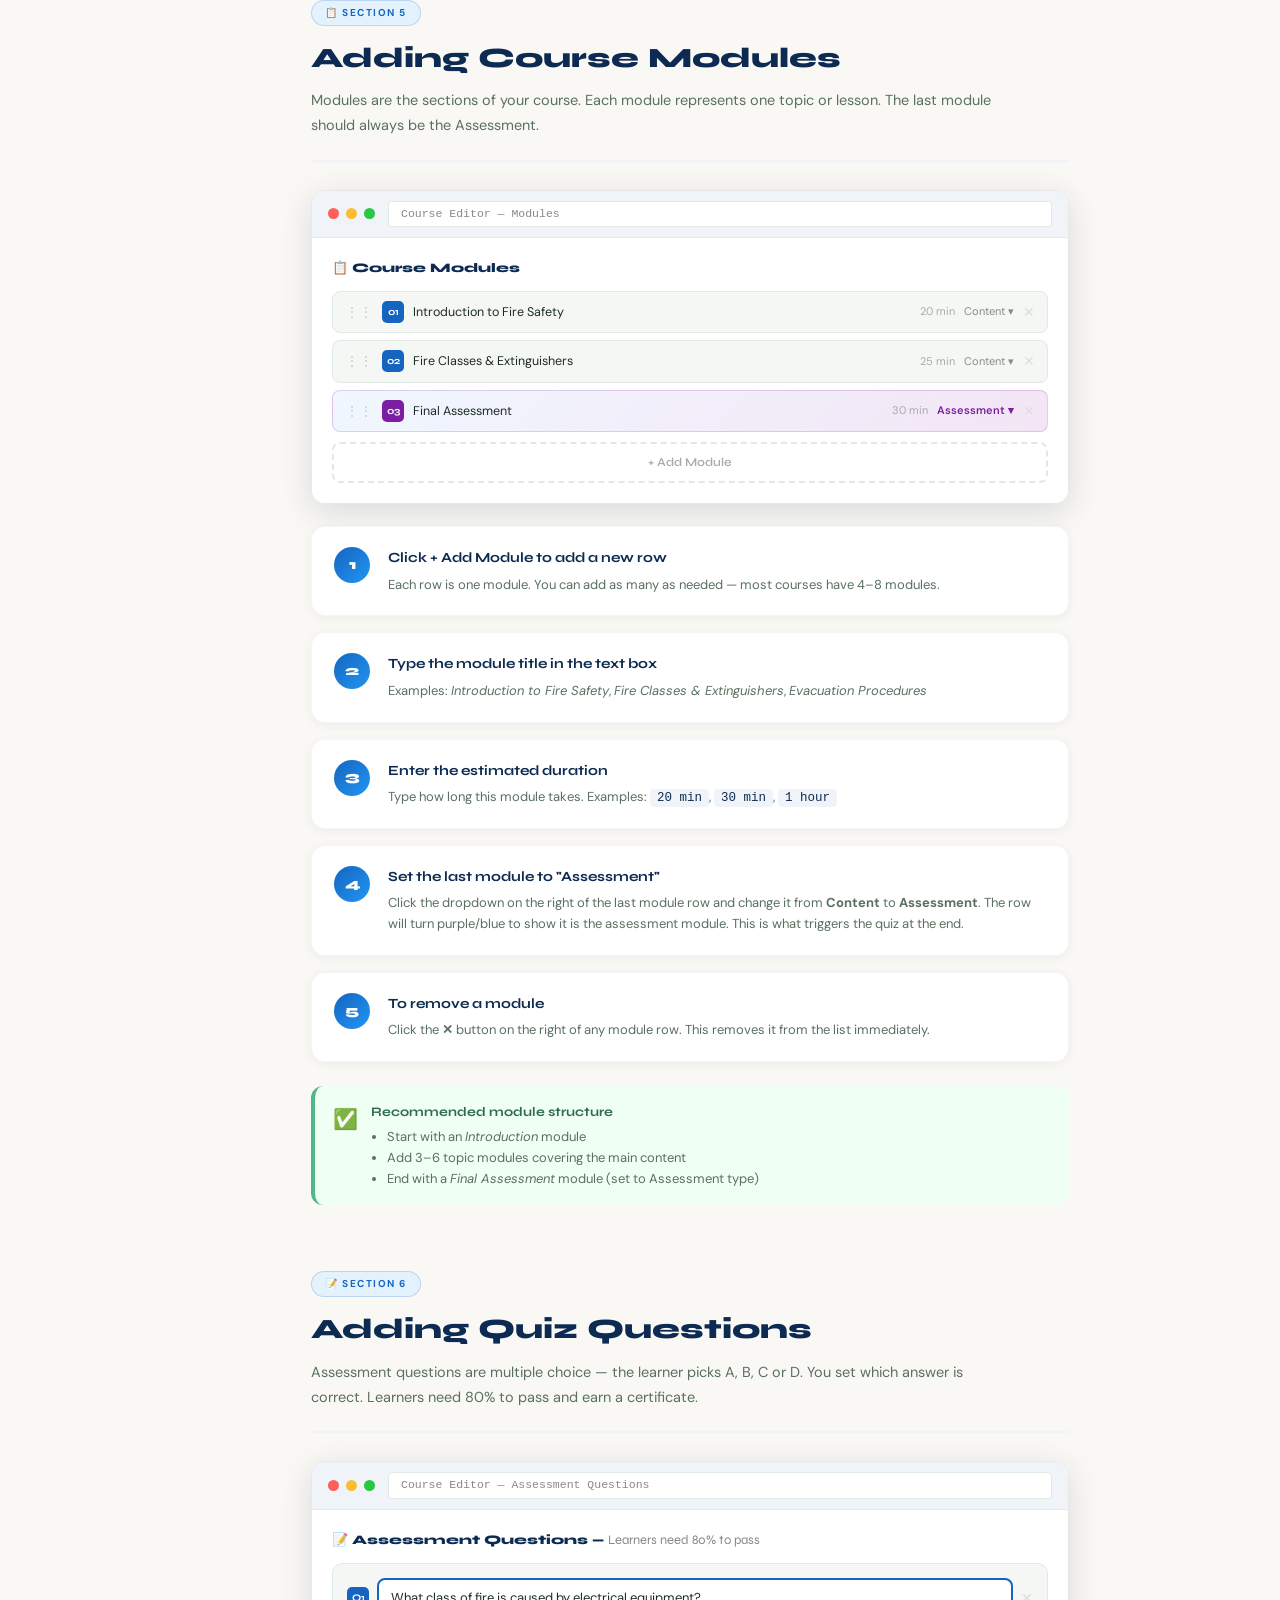
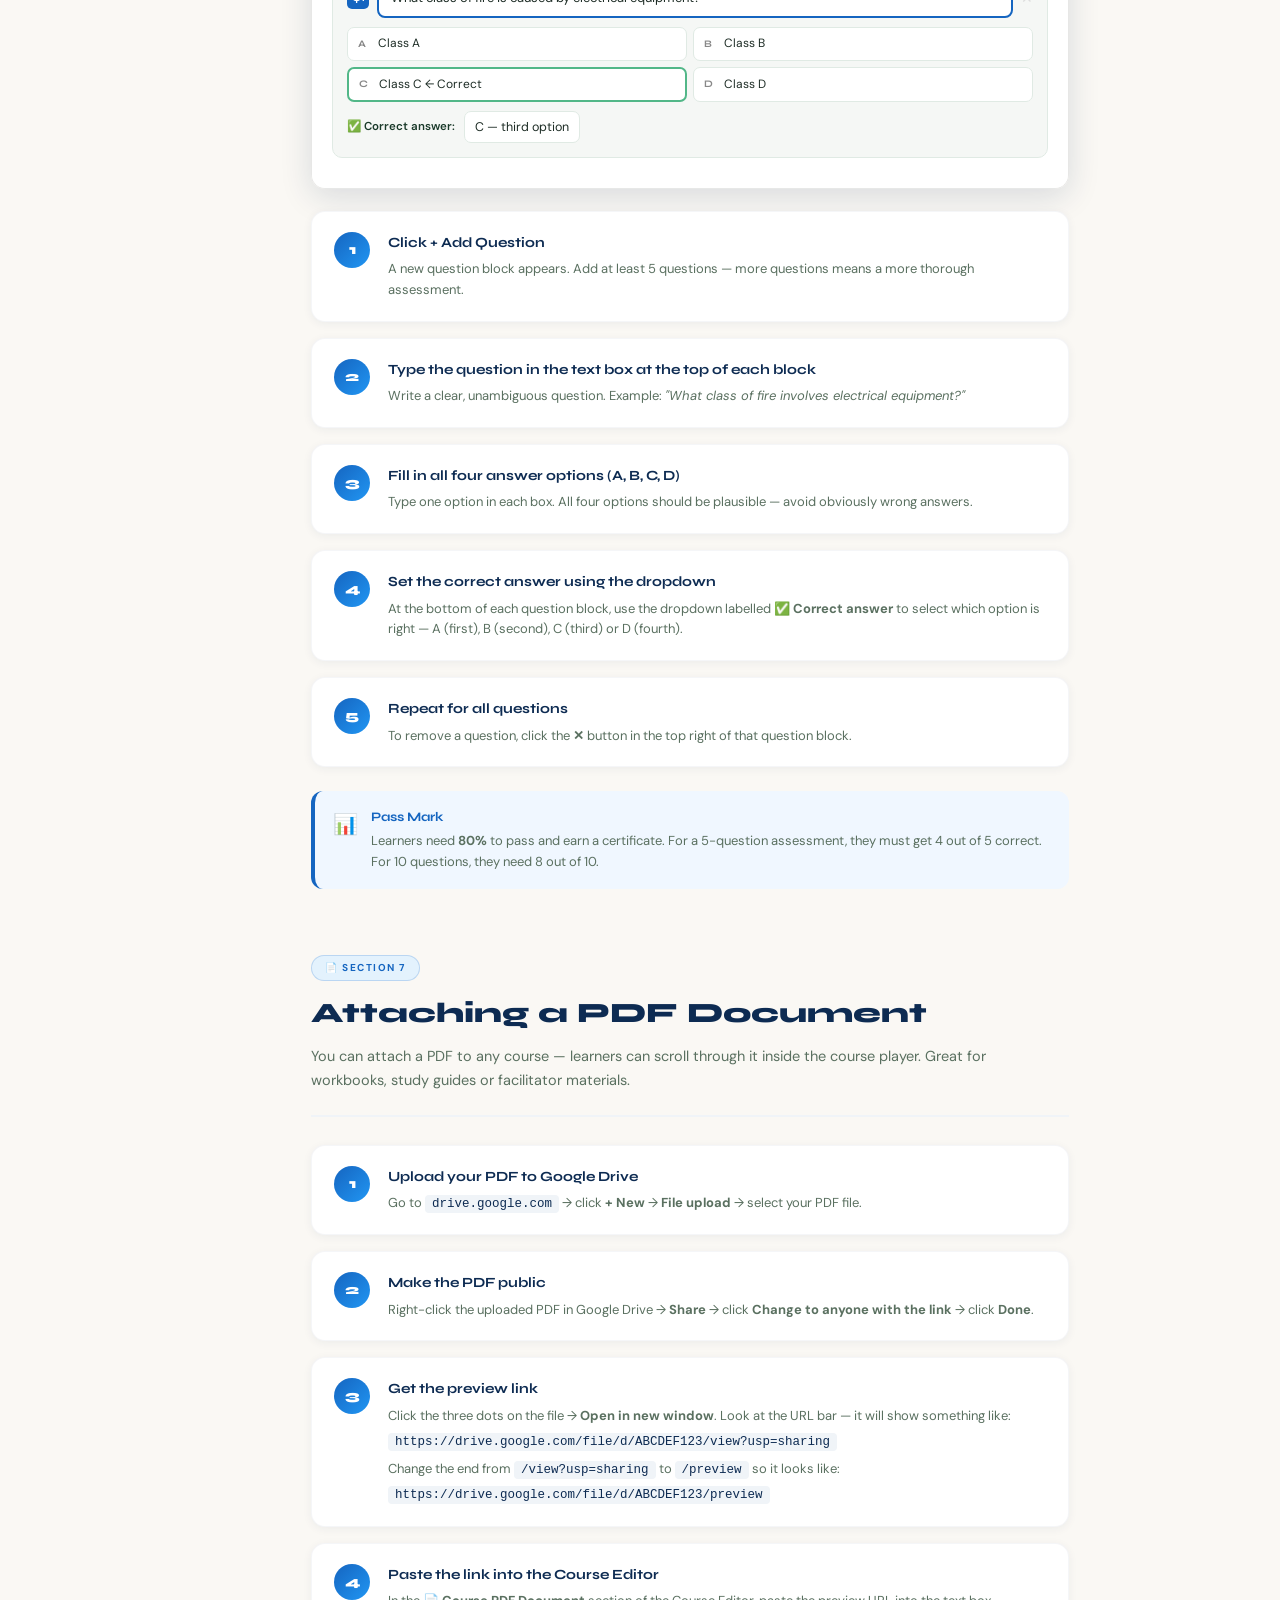
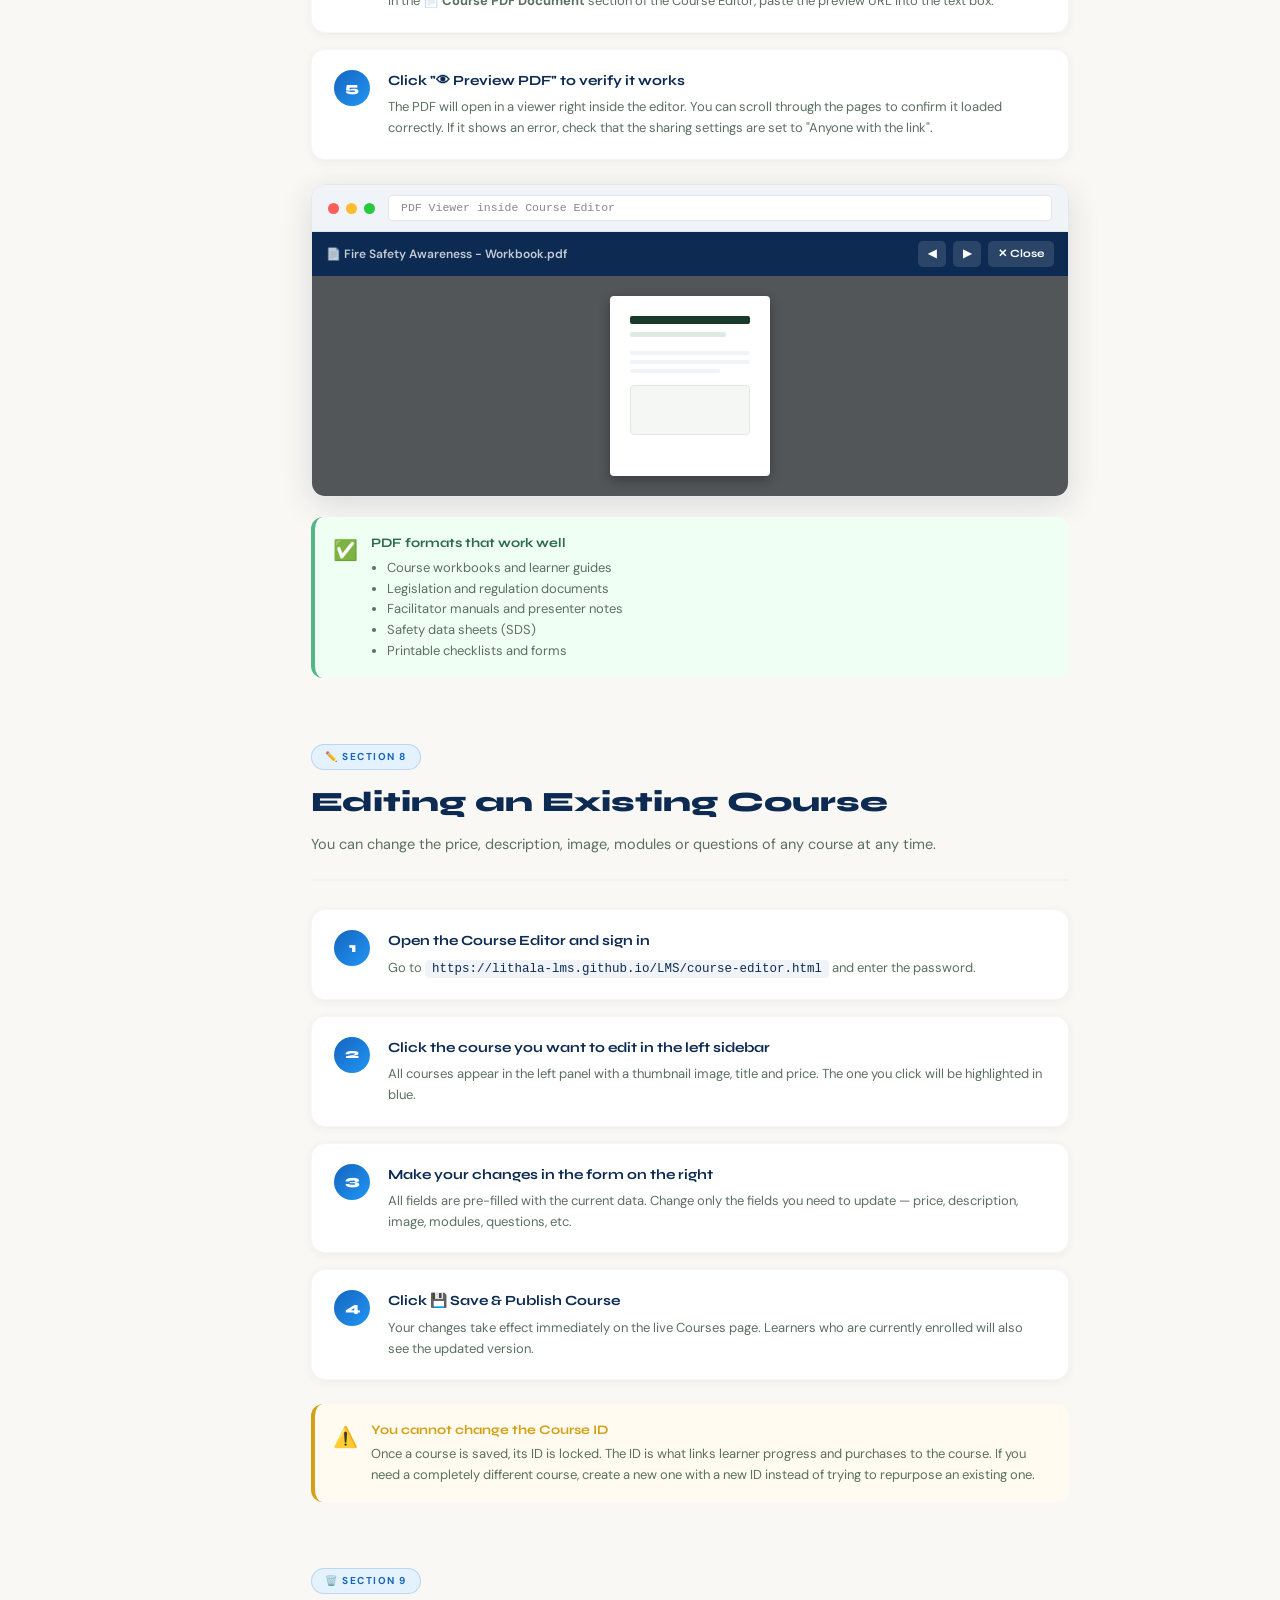
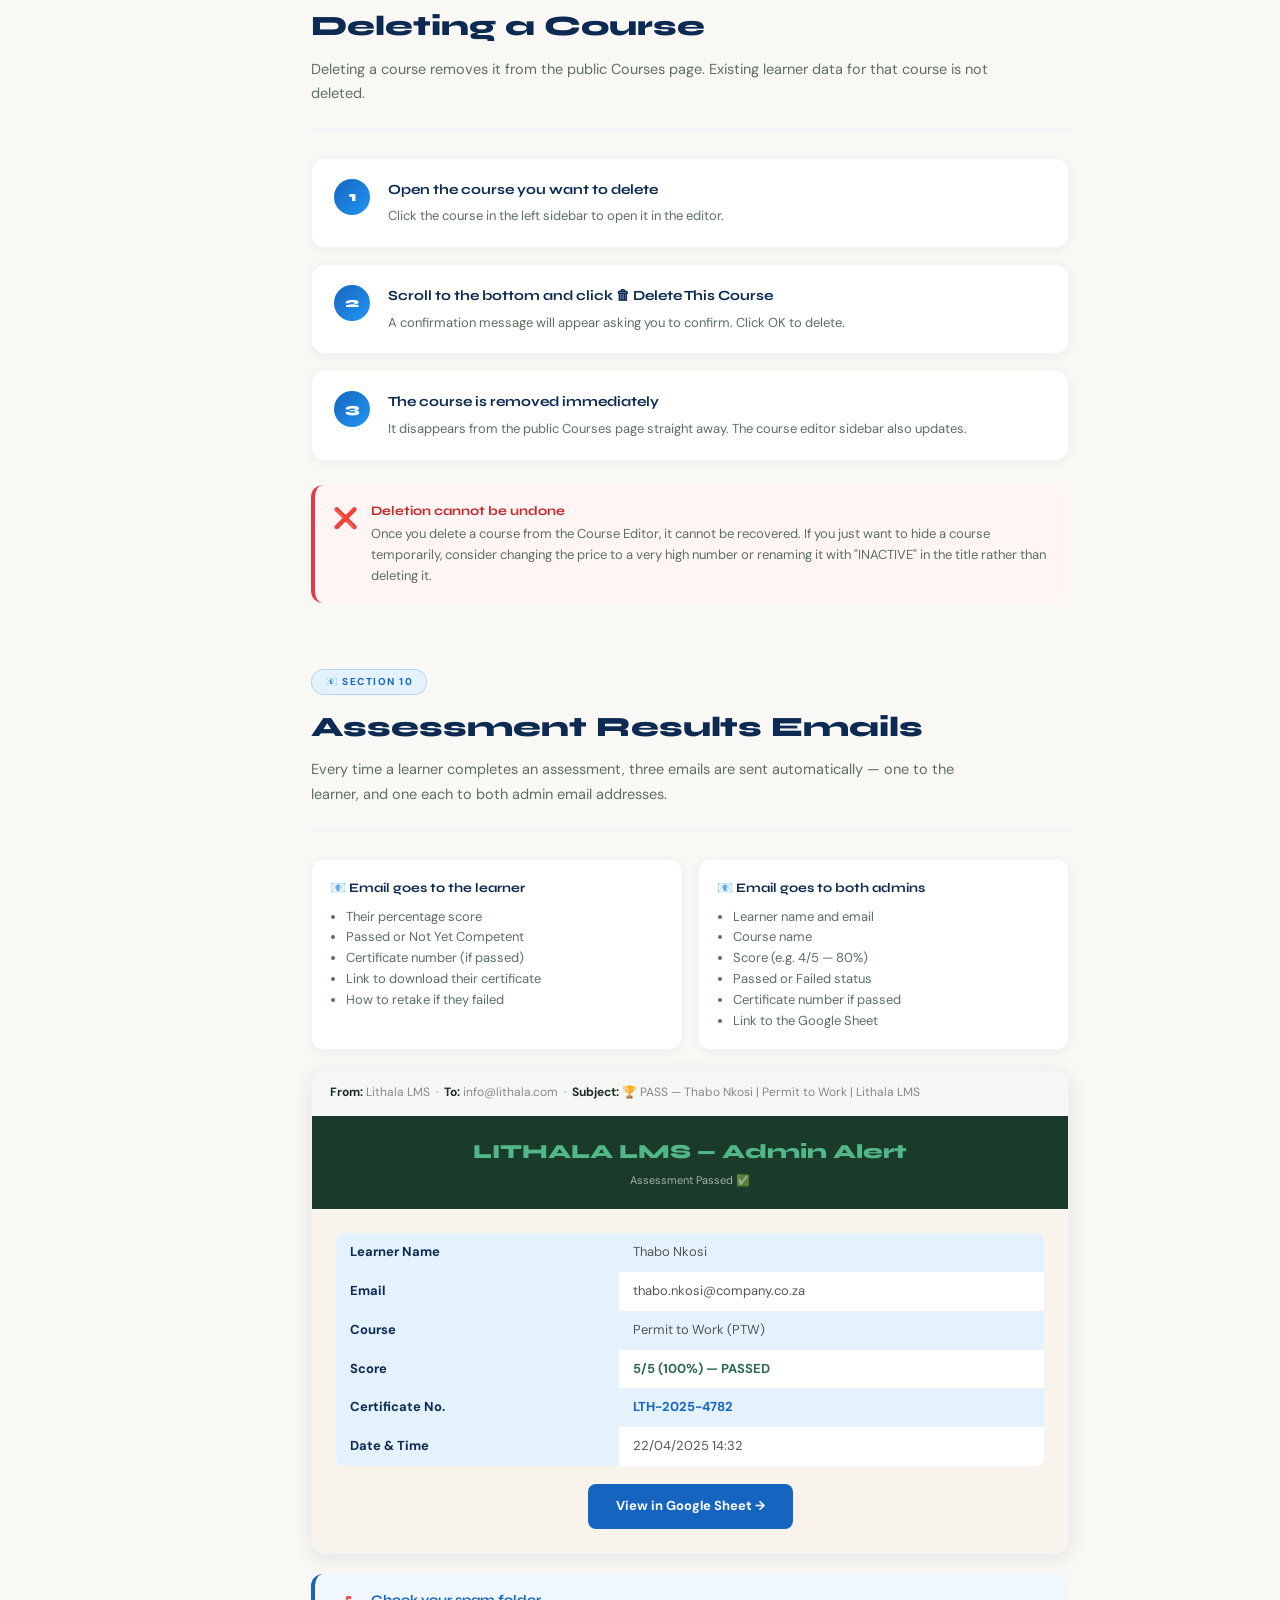
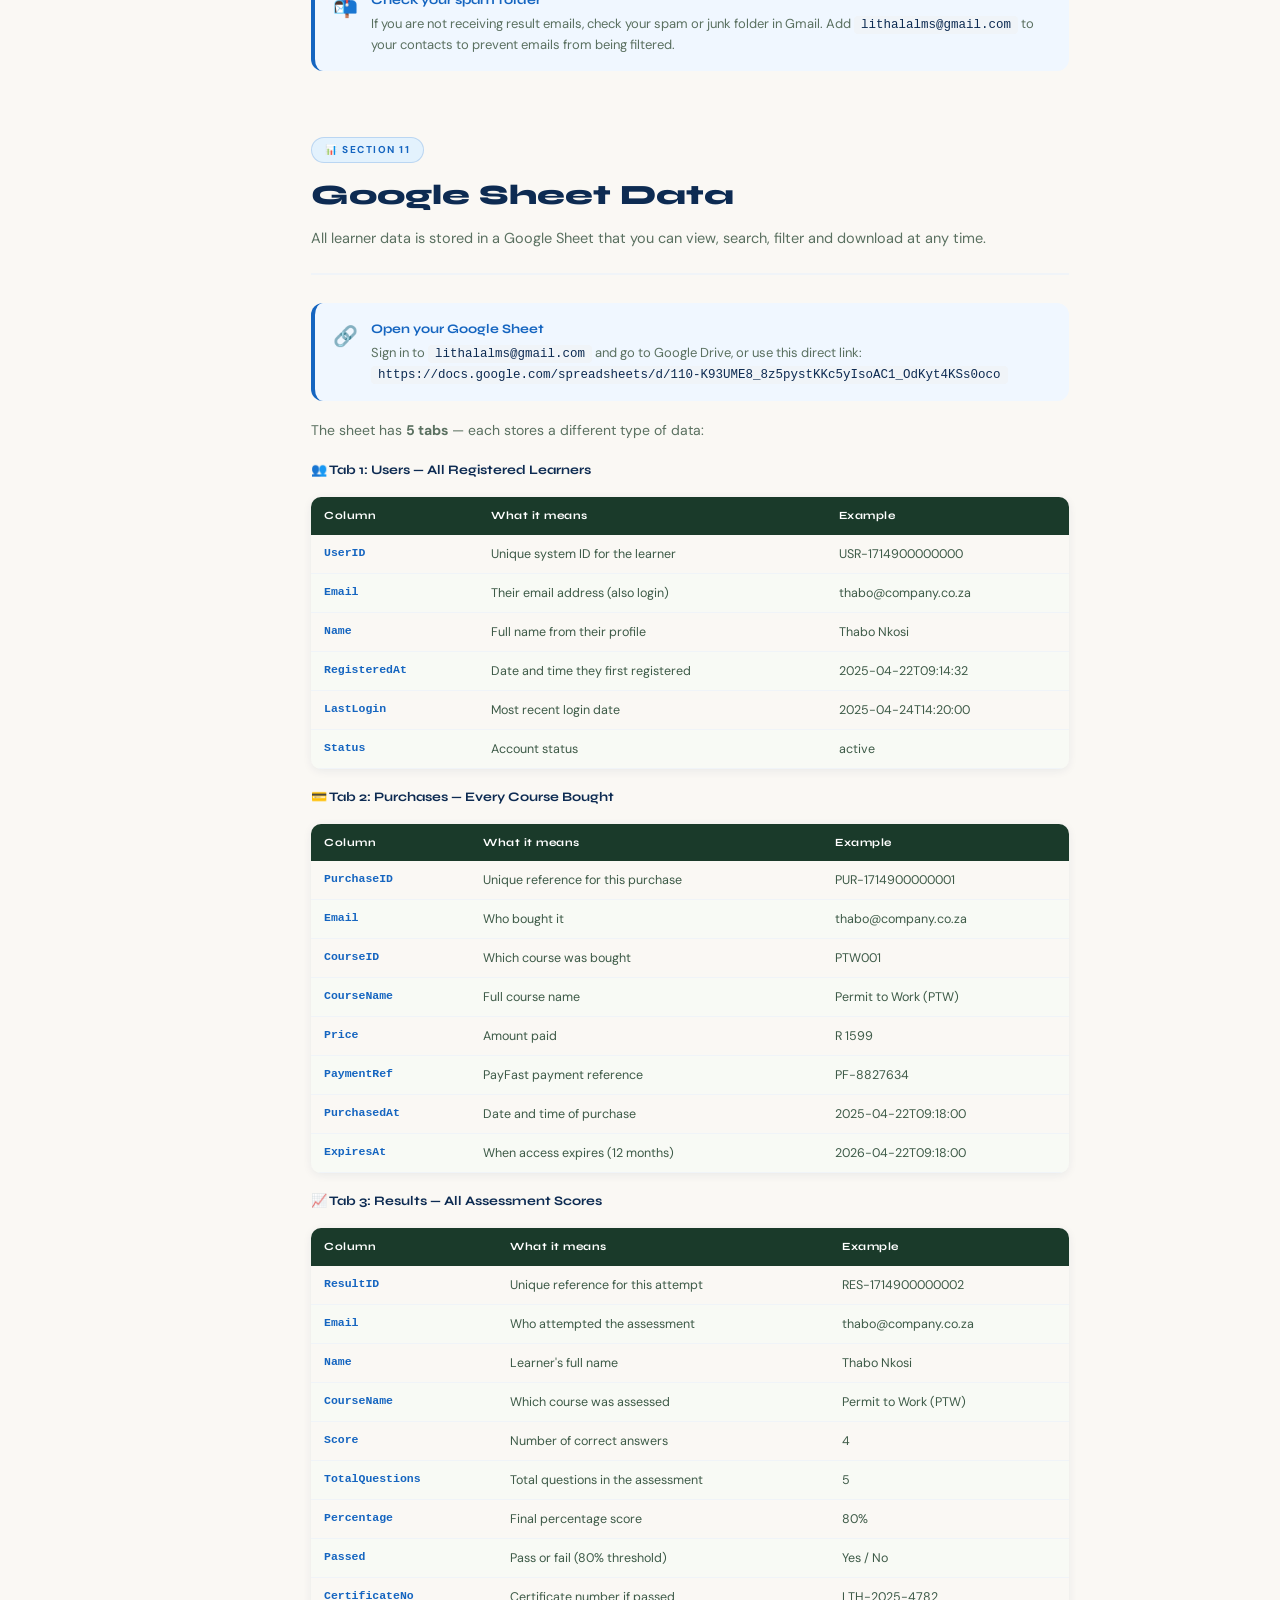
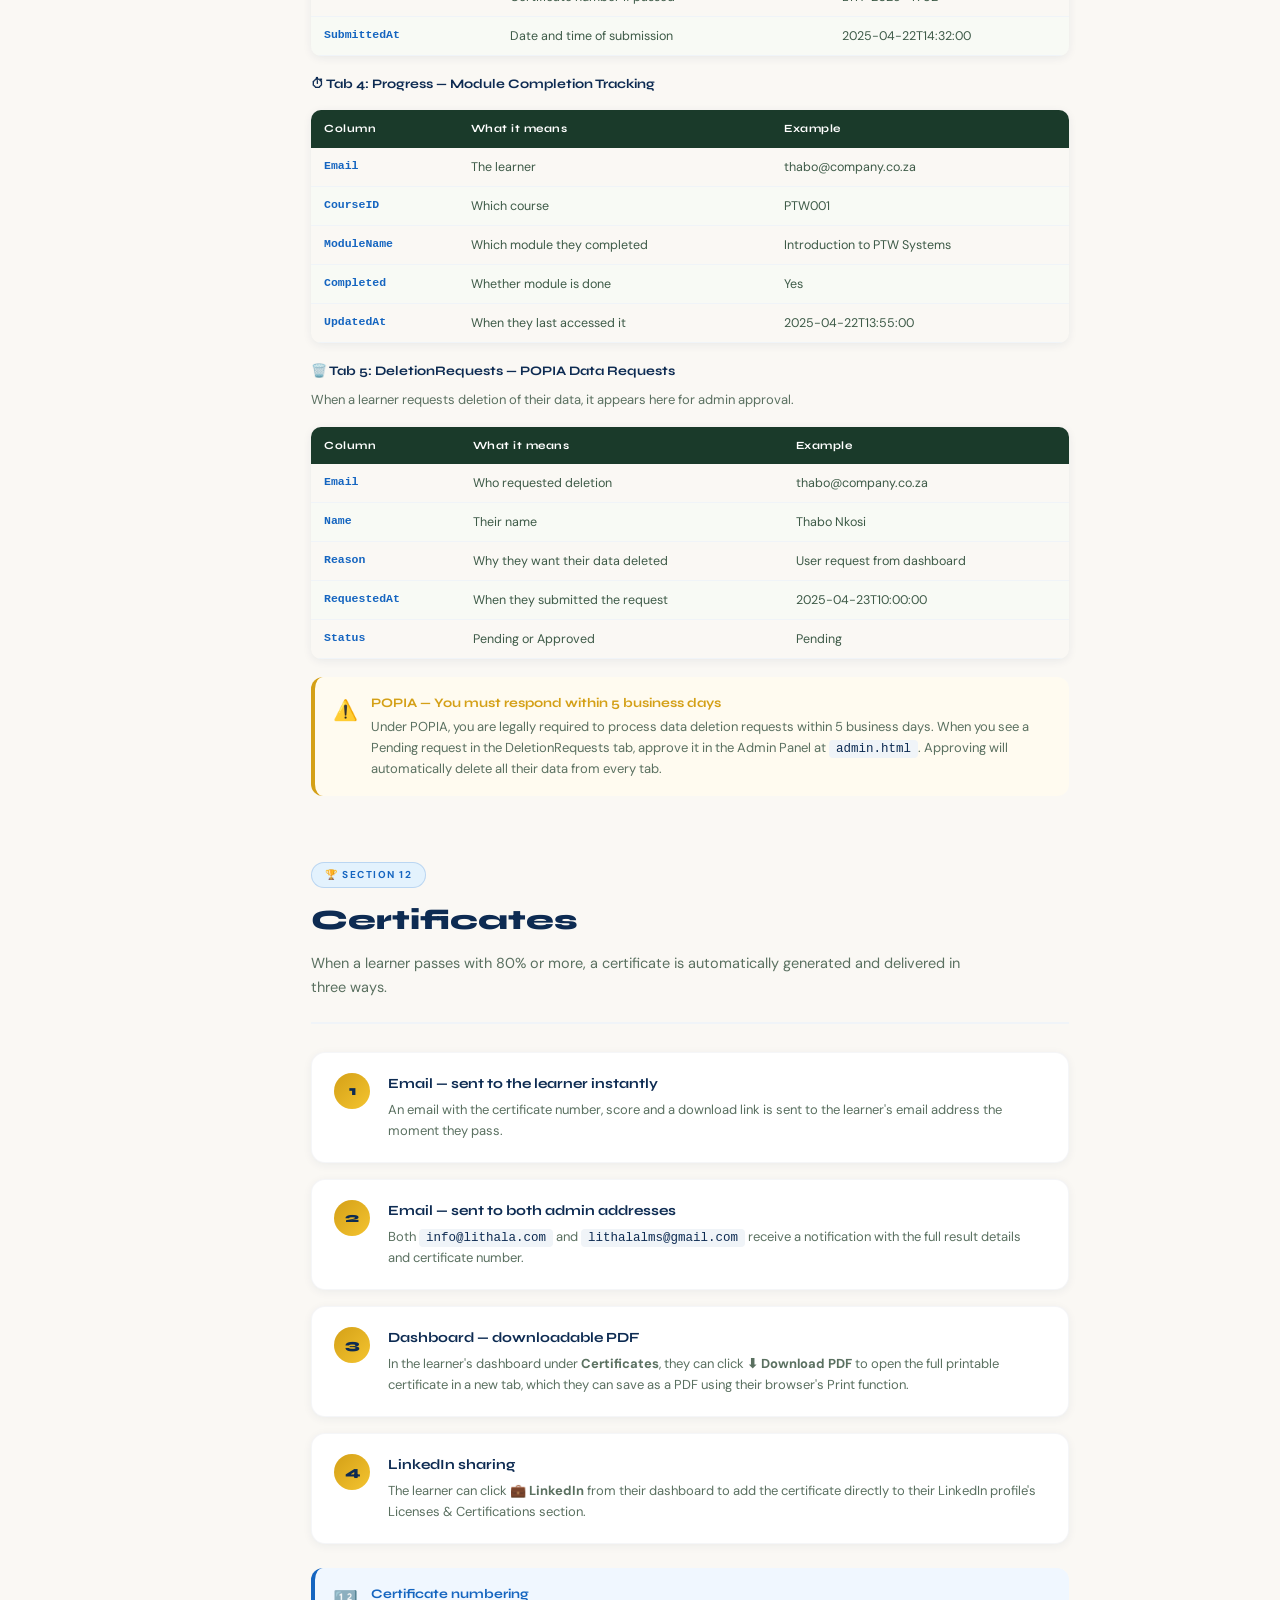
<file: system-guide.html>
<!DOCTYPE html>
<html lang="en">
<head>
<meta charset="UTF-8">
<meta name="viewport" content="width=device-width, initial-scale=1.0">
<title>Admin User Guide — Lithala LMS</title>
<link href="https://fonts.googleapis.com/css2?family=Syne:wght@700;800&family=DM+Sans:wght@300;400;500&display=swap" rel="stylesheet">
<style>
:root{
  --navy:#0d2b52;--ocean:#1565c0;--sky:#2196f3;--forest:#1a3a2a;
  --lime:#52b788;--gold:#d4a017;--cream:#faf8f4;--white:#fff;--mist:#e0eae4;--ink:#1e2d26;
}
*{box-sizing:border-box;margin:0;padding:0}
html{scroll-behavior:smooth}
body{font-family:'DM Sans',sans-serif;background:var(--cream);color:var(--ink);line-height:1.6}

/* ── COVER ──────────────────────────────────────────────────── */
.cover{
  background:linear-gradient(135deg,#0d2b52 0%,#1a3a2a 100%);
  padding:64px 8% 72px;color:white;text-align:center;position:relative;overflow:hidden;
}
.cover::after{content:'';position:absolute;bottom:-2px;left:0;right:0;height:40px;background:var(--cream);clip-path:ellipse(55% 100% at 50% 100%)}
.cover-logo{font-family:'Syne',sans-serif;font-weight:800;font-size:32px;color:#52b788;margin-bottom:4px}
.cover-logo em{color:#64b5f6;font-style:normal}
.cover-sub{font-size:11px;letter-spacing:3px;text-transform:uppercase;color:rgba(255,255,255,.45);margin-bottom:36px}
.cover h1{font-family:'Syne',sans-serif;font-size:clamp(26px,5vw,48px);font-weight:800;line-height:1.15;margin-bottom:14px}
.cover h1 em{color:#64b5f6;font-style:normal}
.cover p{font-size:16px;color:rgba(255,255,255,.7);max-width:560px;margin:0 auto 28px;line-height:1.7}
.cover-badges{display:flex;gap:10px;justify-content:center;flex-wrap:wrap}
.cover-badge{background:rgba(255,255,255,.1);border:1px solid rgba(255,255,255,.2);padding:6px 16px;border-radius:20px;font-size:12px;font-weight:600;color:rgba(255,255,255,.85)}

/* ── LAYOUT ─────────────────────────────────────────────────── */
.page-wrap{display:grid;grid-template-columns:260px 1fr;gap:0;min-height:100vh}

/* TOC SIDEBAR */
.toc{
  background:white;border-right:1px solid #f0f4f8;
  position:sticky;top:0;height:100vh;overflow-y:auto;
  padding:28px 0;
}
.toc-logo{padding:0 20px 18px;border-bottom:1px solid #f0f4f8;margin-bottom:12px}
.toc-logo div{font-family:'Syne',sans-serif;font-weight:800;font-size:15px;color:#0d2b52}
.toc-logo div em{color:#1565c0;font-style:normal}
.toc-logo p{font-size:11px;color:#aaa;margin-top:2px}
.toc-section-label{font-size:9px;font-weight:700;letter-spacing:2px;text-transform:uppercase;color:#bbb;padding:10px 20px 4px}
.toc a{display:block;padding:8px 20px;font-size:13px;color:#666;text-decoration:none;border-left:3px solid transparent;transition:all .15s}
.toc a:hover,.toc a.active{background:#f0f7ff;color:#1565c0;border-left-color:#1565c0}
.toc a .toc-num{font-family:'Syne',sans-serif;font-weight:800;font-size:11px;color:#1565c0;margin-right:5px}

/* MAIN CONTENT */
.content{padding:44px 5% 80px;max-width:860px}

/* ── SECTIONS ───────────────────────────────────────────────── */
.section{margin-bottom:64px;scroll-margin-top:24px}
.section-badge{display:inline-flex;align-items:center;gap:6px;background:#e3f2fd;color:#1565c0;border:1px solid rgba(21,101,192,.2);font-size:10px;font-weight:700;padding:4px 13px;border-radius:50px;letter-spacing:1.5px;text-transform:uppercase;margin-bottom:10px}
.section h2{font-family:'Syne',sans-serif;font-size:clamp(20px,3vw,28px);font-weight:800;color:#0d2b52;margin-bottom:8px}
.section>p{font-size:14.5px;color:#5a7060;margin-bottom:22px;max-width:680px;line-height:1.7}
hr.section-rule{border:none;border-top:2px solid #f0f4f8;margin-bottom:28px}

/* ── CREDENTIAL BOX ─────────────────────────────────────────── */
.cred-box{background:linear-gradient(145deg,#0d2b52,#1a3a2a);border-radius:16px;padding:26px 28px;color:white;margin-bottom:22px}
.cred-box h3{font-family:'Syne',sans-serif;font-size:14px;font-weight:700;color:#64b5f6;margin-bottom:16px;display:flex;align-items:center;gap:7px}
.cred-grid{display:flex;flex-direction:column;gap:10px}
.cred-row{display:flex;align-items:flex-start;gap:14px;background:rgba(255,255,255,.08);border-radius:10px;padding:12px 15px}
.cred-label{font-size:11px;font-weight:700;color:rgba(255,255,255,.55);text-transform:uppercase;letter-spacing:1px;min-width:110px;flex-shrink:0;margin-top:1px}
.cred-val{font-size:13.5px;color:white;font-weight:500;word-break:break-all;line-height:1.4}
.cred-val code{background:rgba(33,150,243,.2);padding:1px 7px;border-radius:4px;font-family:monospace;font-size:13px;color:#90caf9}
.cred-tag{display:inline-block;background:rgba(82,183,136,.2);color:#52b788;font-size:10px;font-weight:700;padding:2px 8px;border-radius:4px;margin-left:8px;letter-spacing:.5px}
.cred-tag.warn{background:rgba(212,160,23,.2);color:#d4a017}
.cred-tag.danger{background:rgba(230,57,70,.15);color:#f48a8a}

/* ── STEP CARDS ─────────────────────────────────────────────── */
.steps{display:flex;flex-direction:column;gap:16px;margin-bottom:24px}
.step-card{display:flex;gap:18px;background:white;border-radius:14px;padding:20px 22px;box-shadow:0 2px 10px rgba(13,43,82,.06);border:1px solid rgba(13,43,82,.04);align-items:flex-start}
.step-num{width:36px;height:36px;border-radius:50%;background:linear-gradient(135deg,#1565c0,#2196f3);display:flex;align-items:center;justify-content:center;font-family:'Syne',sans-serif;font-weight:800;font-size:14px;color:white;flex-shrink:0}
.step-body h4{font-family:'Syne',sans-serif;font-size:14px;font-weight:700;color:#0d2b52;margin-bottom:5px}
.step-body p{font-size:13px;color:#5a7060;line-height:1.6}
.step-body code{background:#f0f4f8;padding:2px 7px;border-radius:4px;font-family:monospace;font-size:12.5px;color:#0d2b52}
.step-body ul{margin-top:7px;padding-left:18px;display:flex;flex-direction:column;gap:4px;font-size:13px;color:#5a7060}

/* ── CALLOUT BOXES ──────────────────────────────────────────── */
.callout{display:flex;gap:13px;padding:16px 18px;border-radius:12px;margin-bottom:18px;align-items:flex-start}
.callout.tip{background:#f0fff4;border-left:4px solid #52b788}
.callout.warn{background:#fffbf0;border-left:4px solid #d4a017}
.callout.info{background:#f0f7ff;border-left:4px solid #1565c0}
.callout.danger{background:#fff5f5;border-left:4px solid #e63946}
.callout-icon{font-size:20px;flex-shrink:0;margin-top:1px}
.callout h4{font-family:'Syne',sans-serif;font-size:13px;font-weight:700;margin-bottom:3px}
.callout.tip h4{color:#2d6a4f}.callout.warn h4{color:#d4a017}.callout.info h4{color:#1565c0}.callout.danger h4{color:#c62828}
.callout p,.callout ul{font-size:13px;color:#5a7060;line-height:1.6}
.callout ul{padding-left:16px;margin-top:4px}

/* ── SCREENSHOT MOCKUPS ─────────────────────────────────────── */
.mock-wrap{margin:20px 0;border-radius:14px;overflow:hidden;box-shadow:0 8px 32px rgba(13,43,82,.14);border:1px solid rgba(13,43,82,.08)}
.mock-bar{background:#f0f4f8;padding:10px 16px;display:flex;align-items:center;gap:7px;border-bottom:1px solid #e0eae4}
.mock-dot{width:11px;height:11px;border-radius:50%}
.mock-dot.r{background:#ff5f57}.mock-dot.y{background:#febc2e}.mock-dot.g{background:#28c840}
.mock-url{font-family:monospace;font-size:11.5px;color:#888;margin-left:6px;background:white;padding:3px 12px;border-radius:4px;border:1px solid #e0eae4;flex:1}
.mock-body{background:white;padding:20px;font-size:13px;color:#1e2d26}

/* Screen simulation */
.screen-sim{background:white;border-radius:12px;overflow:hidden;box-shadow:0 4px 20px rgba(13,43,82,.1);margin:20px 0;border:1px solid #f0f4f8}
.ss-topbar{background:linear-gradient(135deg,#0d2b52,#1a3a2a);padding:13px 18px;display:flex;align-items:center;justify-content:space-between}
.ss-topbar .logo{font-family:'Syne',sans-serif;font-weight:800;font-size:15px;color:#52b788}
.ss-topbar .logo em{color:#64b5f6;font-style:normal}
.ss-topbar .badge{background:rgba(255,255,255,.12);color:rgba(255,255,255,.75);font-size:11px;padding:3px 10px;border-radius:4px}
.ss-sidebar{background:#f5f7f5;border-right:1px solid #f0f4f8;padding:14px 0;min-width:160px;flex-shrink:0}
.ss-sidebar-item{padding:8px 14px;font-size:12px;color:#666;display:flex;align-items:center;gap:7px;cursor:default}
.ss-sidebar-item.active{background:#e3f2fd;color:#1565c0;font-weight:600}
.ss-content{flex:1;padding:18px}
.ss-body{display:flex;min-height:220px}

/* FORM MOCK */
.form-mock{background:#f5f7f5;border-radius:10px;padding:16px;margin:14px 0}
.fm-row{margin-bottom:10px}
.fm-label{font-size:10.5px;font-weight:600;color:#1a3a2a;margin-bottom:3px}
.fm-input{background:white;border:2px solid #e0eae4;border-radius:7px;padding:8px 12px;font-size:12.5px;color:#1e2d26;width:100%;font-family:'DM Sans',sans-serif}
.fm-input.highlight{border-color:#1565c0}
.fm-grid{display:grid;grid-template-columns:1fr 1fr;gap:8px}
.fm-btn{background:linear-gradient(135deg,#1565c0,#2196f3);color:white;border:none;padding:10px 22px;border-radius:8px;font-family:'Syne',sans-serif;font-weight:700;font-size:13px;cursor:default;margin-top:6px}

/* ── SHEET TABLE ────────────────────────────────────────────── */
.sheet-table{width:100%;border-collapse:collapse;font-size:12.5px;margin:16px 0;border-radius:10px;overflow:hidden;box-shadow:0 2px 10px rgba(13,43,82,.07)}
.sheet-table thead tr{background:#1a3a2a}
.sheet-table thead th{color:white;font-family:'Syne',sans-serif;font-weight:700;font-size:11px;padding:10px 13px;text-align:left;letter-spacing:.5px}
.sheet-table tbody tr:nth-child(even){background:#f8faf5}
.sheet-table tbody tr:hover{background:#e8f5e9}
.sheet-table tbody td{padding:9px 13px;color:#3d5a47;border-bottom:1px solid #f0f4f8;vertical-align:top}
.sheet-table tbody td:first-child{font-family:monospace;font-size:11.5px;color:#1565c0;font-weight:600}

/* ── EMAIL MOCK ─────────────────────────────────────────────── */
.email-mock{background:white;border-radius:14px;overflow:hidden;box-shadow:0 4px 20px rgba(13,43,82,.1);margin:20px 0;border:1px solid #f0f4f8}
.email-header-bar{background:#f5f7f5;padding:12px 18px;border-bottom:1px solid #f0f4f8;font-size:12px;color:#888}
.email-header-bar strong{color:#1e2d26}
.email-body-wrap{padding:0}
.email-hdr{background:#1a3a2a;padding:20px 24px;text-align:center}
.email-hdr .el{font-family:'Syne',sans-serif;font-weight:800;font-size:20px;color:#52b788}
.email-content{padding:24px;background:#f8f4ec}
.email-result-box{background:#e8f5e9;border-left:4px solid #52b788;padding:18px;border-radius:8px;margin:14px 0;text-align:center}
.email-result-box .score{font-family:'Syne',sans-serif;font-size:36px;font-weight:800;color:#2d6a4f}
.email-result-box .status{font-size:16px;color:#2d6a4f;font-weight:700;margin-top:4px}
.email-result-box .detail{font-size:13px;color:#555;margin-top:6px}

/* ── TAG / PILL ─────────────────────────────────────────────── */
.tag{display:inline-block;font-size:10.5px;font-weight:700;padding:3px 9px;border-radius:4px;letter-spacing:.3px;vertical-align:middle}
.tag-blue{background:#e3f2fd;color:#1565c0}
.tag-green{background:rgba(82,183,136,.12);color:#2d6a4f}
.tag-gold{background:rgba(212,160,23,.12);color:#d4a017}
.tag-red{background:rgba(230,57,70,.08);color:#c62828}

/* ── MISC ───────────────────────────────────────────────────── */
.two-col{display:grid;grid-template-columns:1fr 1fr;gap:16px;margin-bottom:20px}
.info-card{background:white;border-radius:12px;padding:18px;box-shadow:0 2px 10px rgba(13,43,82,.06);border:1px solid rgba(13,43,82,.04)}
.info-card h4{font-family:'Syne',sans-serif;font-size:13px;font-weight:700;color:#0d2b52;margin-bottom:8px;display:flex;align-items:center;gap:6px}
.info-card p,.info-card li{font-size:13px;color:#5a7060;line-height:1.6}
.info-card ul{padding-left:16px}
.url-pill{display:inline-flex;align-items:center;gap:7px;background:#0d2b52;color:#90caf9;font-family:monospace;font-size:13px;padding:9px 16px;border-radius:8px;margin:4px 0;word-break:break-all;line-height:1.4}
kbd{background:#f0f4f8;border:1px solid #e0eae4;border-radius:4px;padding:2px 7px;font-family:monospace;font-size:12.5px;color:#0d2b52}
code{background:#f0f4f8;padding:2px 7px;border-radius:4px;font-family:monospace;font-size:12.5px;color:#0d2b52}

@media(max-width:900px){
  .page-wrap{grid-template-columns:1fr}
  .toc{display:none}
  .content{padding:28px 5% 60px}
  .two-col{grid-template-columns:1fr}
  .fm-grid{grid-template-columns:1fr}
  .ss-sidebar{display:none}
}
</style>
</head>
<body>

<!-- COVER PAGE -->
<div class="cover">
  <div class="cover-logo">LITHALA <em>LMS</em></div>
  <div class="cover-sub">Learning Management System</div>
  <h1>Admin <em>User Guide</em></h1>
  <p>How to add and edit courses, upload assessments, manage learner results, and understand how everything connects to Google Sheets and email.</p>
  <div class="cover-badges">
    <span class="cover-badge">📚 Course Manager</span>
    <span class="cover-badge">📊 Google Sheets</span>
    <span class="cover-badge">📧 Email Results</span>
    <span class="cover-badge">🏆 Certificates</span>
    <span class="cover-badge">🛡️ Lithala Risk Solutions</span>
  </div>
</div>

<div class="page-wrap">

<!-- TABLE OF CONTENTS -->
<nav class="toc">
  <div class="toc-logo">
    <div>LITHALA <em>LMS</em></div>
    <p>Admin Guide</p>
  </div>
  <div class="toc-section-label">Getting Started</div>
  <a href="#s1"><span class="toc-num">1.</span> Passwords &amp; Access URLs</a>
  <a href="#s2"><span class="toc-num">2.</span> How the System Works</a>
  <div class="toc-section-label">Managing Courses</div>
  <a href="#s3"><span class="toc-num">3.</span> Opening the Course Editor</a>
  <a href="#s4"><span class="toc-num">4.</span> Adding a New Course</a>
  <a href="#s5"><span class="toc-num">5.</span> Adding Course Modules</a>
  <a href="#s6"><span class="toc-num">6.</span> Adding Quiz Questions</a>
  <a href="#s7"><span class="toc-num">7.</span> Attaching a PDF</a>
  <a href="#s8"><span class="toc-num">8.</span> Editing an Existing Course</a>
  <a href="#s9"><span class="toc-num">9.</span> Deleting a Course</a>
  <div class="toc-section-label">Results &amp; Data</div>
  <a href="#s10"><span class="toc-num">10.</span> Assessment Results Emails</a>
  <a href="#s11"><span class="toc-num">11.</span> Google Sheet Data</a>
  <a href="#s12"><span class="toc-num">12.</span> Certificates</a>
  <div class="toc-section-label">Reference</div>
  <a href="#s13"><span class="toc-num">13.</span> All Passwords &amp; Links</a>
  <a href="#s14"><span class="toc-num">14.</span> Troubleshooting</a>
</nav>

<!-- MAIN CONTENT -->
<main class="content">


<!-- ══════════════════════════════════════════════════════════
     SECTION 1 — PASSWORDS & ACCESS
═══════════════════════════════════════════════════════════ -->
<div class="section" id="s1">
  <div class="section-badge">🔐 Section 1</div>
  <h2>Passwords &amp; Access URLs</h2>
  <p>These are all the login details for the Lithala LMS system. Keep this page private — do not share it publicly.</p>
  <hr class="section-rule">

  <!-- COURSE EDITOR -->
  <div class="cred-box">
    <h3>✏️ Course Editor — Add &amp; Edit Courses</h3>
    <div class="cred-grid">
      <div class="cred-row">
        <div class="cred-label">Web Address</div>
        <div class="cred-val"><code>https://lithala-lms.github.io/LMS/course-editor.html</code></div>
      </div>
      <div class="cred-row">
        <div class="cred-label">Password</div>
        <div class="cred-val"><code>LithalaAdmin2025</code> <span class="cred-tag warn">Change this!</span></div>
      </div>
      <div class="cred-row">
        <div class="cred-label">Who can use</div>
        <div class="cred-val">Site owner / admin staff only</div>
      </div>
      <div class="cred-row">
        <div class="cred-label">What it does</div>
        <div class="cred-val">Add new courses, edit existing ones, attach PDFs, add quiz questions — all without coding</div>
      </div>
    </div>
  </div>

  <!-- ADMIN PANEL -->
  <div class="cred-box" style="margin-bottom:22px">
    <h3>⚙️ Admin Panel — View Learner Data</h3>
    <div class="cred-grid">
      <div class="cred-row">
        <div class="cred-label">Web Address</div>
        <div class="cred-val"><code>https://lithala-lms.github.io/LMS/admin.html</code></div>
      </div>
      <div class="cred-row">
        <div class="cred-label">Password</div>
        <div class="cred-val"><code>LithalaAdmin2025</code> <span class="cred-tag">(same password)</span></div>
      </div>
      <div class="cred-row">
        <div class="cred-label">What it does</div>
        <div class="cred-val">View registered learners, purchases, assessment results, deletion requests. Export data to CSV.</div>
      </div>
    </div>
  </div>

  <!-- GOOGLE SHEET -->
  <div class="cred-box" style="margin-bottom:22px">
    <h3>📊 Google Sheet — Live Data</h3>
    <div class="cred-grid">
      <div class="cred-row">
        <div class="cred-label">Sheet ID</div>
        <div class="cred-val"><code>110-K93UME8_8z5pystKKc5yIsoAC1_OdKyt4KSs0oco</code></div>
      </div>
      <div class="cred-row">
        <div class="cred-label">Direct Link</div>
        <div class="cred-val"><code>https://docs.google.com/spreadsheets/d/110-K93UME8_8z5pystKKc5yIsoAC1_OdKyt4KSs0oco</code></div>
      </div>
      <div class="cred-row">
        <div class="cred-label">Google Account</div>
        <div class="cred-val"><code>lithalalms@gmail.com</code> <span class="cred-tag">Owner</span></div>
      </div>
      <div class="cred-row">
        <div class="cred-label">What it stores</div>
        <div class="cred-val">All learner registrations, purchases, course progress, assessment results and deletion requests</div>
      </div>
    </div>
  </div>

  <!-- RESULT EMAILS -->
  <div class="cred-box">
    <h3>📧 Assessment Result Emails are Sent To</h3>
    <div class="cred-grid">
      <div class="cred-row">
        <div class="cred-label">Admin Email 1</div>
        <div class="cred-val"><code>info@lithala.com</code></div>
      </div>
      <div class="cred-row">
        <div class="cred-label">Admin Email 2</div>
        <div class="cred-val"><code>lithalalms@gmail.com</code></div>
      </div>
      <div class="cred-row">
        <div class="cred-label">Learner</div>
        <div class="cred-val">Their own email address (the one they registered with)</div>
      </div>
    </div>
  </div>

  <div class="callout warn" style="margin-top:20px">
    <div class="callout-icon">⚠️</div>
    <div>
      <h4>Change Your Password</h4>
      <p>To change the admin password, open <code>lms-config.js</code> on GitHub, find the line that says <code>ADMIN_PASSWORD: 'LithalaAdmin2025'</code>, and replace <code>LithalaAdmin2025</code> with your new password. Save the file — the change takes effect immediately.</p>
    </div>
  </div>
</div>


<!-- ══════════════════════════════════════════════════════════
     SECTION 2 — HOW THE SYSTEM WORKS
═══════════════════════════════════════════════════════════ -->
<div class="section" id="s2">
  <div class="section-badge">🔁 Section 2</div>
  <h2>How the System Works</h2>
  <p>Understanding how courses, learners, results and data all connect together.</p>
  <hr class="section-rule">

  <!-- Flow diagram using boxes -->
  <div style="background:white;border-radius:16px;padding:28px;box-shadow:0 2px 10px rgba(13,43,82,.06);border:1px solid rgba(13,43,82,.04);margin-bottom:24px">
    <h4 style="font-family:'Syne',sans-serif;font-size:14px;font-weight:800;color:#0d2b52;margin-bottom:18px">📊 Full System Flow</h4>
    <div style="display:flex;flex-direction:column;gap:0">
      <!-- Row 1 -->
      <div style="display:flex;align-items:center;gap:0;flex-wrap:wrap">
        <div style="background:#e3f2fd;border:2px solid #1565c0;border-radius:10px;padding:13px 16px;min-width:150px;text-align:center">
          <div style="font-size:22px;margin-bottom:4px">✏️</div>
          <div style="font-family:'Syne',sans-serif;font-size:12px;font-weight:700;color:#0d2b52">You add a course</div>
          <div style="font-size:11px;color:#888;margin-top:2px">Course Editor page</div>
        </div>
        <div style="font-size:22px;color:#2196f3;padding:0 10px">→</div>
        <div style="background:#f0fff4;border:2px solid #52b788;border-radius:10px;padding:13px 16px;min-width:150px;text-align:center">
          <div style="font-size:22px;margin-bottom:4px">🌐</div>
          <div style="font-family:'Syne',sans-serif;font-size:12px;font-weight:700;color:#0d2b52">Goes live on site</div>
          <div style="font-size:11px;color:#888;margin-top:2px">Courses page instantly</div>
        </div>
        <div style="font-size:22px;color:#2196f3;padding:0 10px">→</div>
        <div style="background:#fff8e1;border:2px solid #d4a017;border-radius:10px;padding:13px 16px;min-width:150px;text-align:center">
          <div style="font-size:22px;margin-bottom:4px">🛒</div>
          <div style="font-family:'Syne',sans-serif;font-size:12px;font-weight:700;color:#0d2b52">Learner purchases</div>
          <div style="font-size:11px;color:#888;margin-top:2px">PayFast checkout</div>
        </div>
      </div>
      <div style="margin-left:60px;color:#52b788;font-size:22px;padding:5px 0">↓</div>
      <!-- Row 2 -->
      <div style="display:flex;align-items:center;gap:0;flex-wrap:wrap">
        <div style="background:#e3f2fd;border:2px solid #1565c0;border-radius:10px;padding:13px 16px;min-width:150px;text-align:center">
          <div style="font-size:22px;margin-bottom:4px">📊</div>
          <div style="font-family:'Syne',sans-serif;font-size:12px;font-weight:700;color:#0d2b52">Google Sheet updated</div>
          <div style="font-size:11px;color:#888;margin-top:2px">Purchase recorded</div>
        </div>
        <div style="font-size:22px;color:#2196f3;padding:0 10px">←</div>
        <div style="background:#f0fff4;border:2px solid #52b788;border-radius:10px;padding:13px 16px;min-width:150px;text-align:center">
          <div style="font-size:22px;margin-bottom:4px">📝</div>
          <div style="font-family:'Syne',sans-serif;font-size:12px;font-weight:700;color:#0d2b52">Learner completes</div>
          <div style="font-size:11px;color:#888;margin-top:2px">Modules + assessment</div>
        </div>
        <div style="font-size:22px;color:#2196f3;padding:0 10px">→</div>
        <div style="background:#fce4ec;border:2px solid #e63946;border-radius:10px;padding:13px 16px;min-width:150px;text-align:center">
          <div style="font-size:22px;margin-bottom:4px">📧</div>
          <div style="font-family:'Syne',sans-serif;font-size:12px;font-weight:700;color:#0d2b52">Emails sent</div>
          <div style="font-size:11px;color:#888;margin-top:2px">Learner + both admins</div>
        </div>
      </div>
    </div>
  </div>

  <div class="two-col">
    <div class="info-card">
      <h4>📊 Google Sheet — what it stores</h4>
      <ul>
        <li><strong>Users</strong> — every person who registers</li>
        <li><strong>Purchases</strong> — every course bought</li>
        <li><strong>Progress</strong> — modules completed per learner</li>
        <li><strong>Results</strong> — assessment scores and certificates</li>
        <li><strong>DeletionRequests</strong> — POPIA data requests</li>
      </ul>
    </div>
    <div class="info-card">
      <h4>📧 Emails — when they are sent</h4>
      <ul>
        <li>Welcome email to learner on registration</li>
        <li>Result email to learner after assessment</li>
        <li>Result email to <strong>info@lithala.com</strong></li>
        <li>Result email to <strong>lithalalms@gmail.com</strong></li>
        <li>Certificate details included if they passed</li>
      </ul>
    </div>
  </div>
</div>


<!-- ══════════════════════════════════════════════════════════
     SECTION 3 — OPENING THE COURSE EDITOR
═══════════════════════════════════════════════════════════ -->
<div class="section" id="s3">
  <div class="section-badge">🖥️ Section 3</div>
  <h2>Opening the Course Editor</h2>
  <p>The Course Editor is a private page — it is not linked from the public site. Only people who know the address can find it.</p>
  <hr class="section-rule">

  <div class="steps">
    <div class="step-card">
      <div class="step-num">1</div>
      <div class="step-body">
        <h4>Open your web browser</h4>
        <p>Use Chrome, Edge or Safari on any device — phone, tablet or computer.</p>
      </div>
    </div>
    <div class="step-card">
      <div class="step-num">2</div>
      <div class="step-body">
        <h4>Go to this address</h4>
        <div class="url-pill">🌐 https://lithala-lms.github.io/LMS/course-editor.html</div>
      </div>
    </div>
    <div class="step-card">
      <div class="step-num">3</div>
      <div class="step-body">
        <h4>Enter the password</h4>
        <p>You will see a login screen. Type the password and press <kbd>Enter</kbd> or click <strong>Sign In</strong>.</p>
        <p style="margin-top:6px">Password: <code>LithalaAdmin2025</code></p>
      </div>
    </div>
    <div class="step-card">
      <div class="step-num">4</div>
      <div class="step-body">
        <h4>You are now inside the Course Editor</h4>
        <p>On the left you will see a list of all your existing courses. On the right is the editing area where you fill in course details.</p>
      </div>
    </div>
  </div>

  <!-- Login screen mockup -->
  <div class="mock-wrap">
    <div class="mock-bar">
      <div class="mock-dot r"></div><div class="mock-dot y"></div><div class="mock-dot g"></div>
      <div class="mock-url">https://lithala-lms.github.io/LMS/course-editor.html</div>
    </div>
    <div class="mock-body" style="background:linear-gradient(135deg,#0d2b52,#1a3a2a);padding:40px;text-align:center">
      <div style="background:white;border-radius:18px;max-width:320px;margin:0 auto;padding:34px 28px">
        <div style="font-size:40px;margin-bottom:10px">🎓</div>
        <div style="font-family:'Syne',sans-serif;font-weight:800;font-size:19px;color:#0d2b52;margin-bottom:3px">Course Manager</div>
        <div style="font-size:12px;color:#aaa;margin-bottom:22px">Lithala LMS — Site Owner Access<br>Add, edit and publish your own courses.</div>
        <div style="background:#f5f7f5;border:2px solid #1565c0;border-radius:9px;padding:11px 14px;font-size:13.5px;color:#888;margin-bottom:12px;text-align:left">••••••••••••••••</div>
        <div style="background:linear-gradient(135deg,#1565c0,#2196f3);color:white;padding:13px;border-radius:9px;font-family:'Syne',sans-serif;font-weight:800;font-size:14px">Sign In →</div>
      </div>
    </div>
  </div>

  <div class="callout info">
    <div class="callout-icon">💡</div>
    <div>
      <h4>Bookmark this page</h4>
      <p>Add <code>course-editor.html</code> to your browser bookmarks so you can find it quickly. You can also save it to your phone's home screen.</p>
    </div>
  </div>
</div>


<!-- ══════════════════════════════════════════════════════════
     SECTION 4 — ADDING A NEW COURSE
═══════════════════════════════════════════════════════════ -->
<div class="section" id="s4">
  <div class="section-badge">➕ Section 4</div>
  <h2>Adding a New Course</h2>
  <p>Click <strong>+ New Course</strong> in the top left of the Course Editor to start filling in a blank form.</p>
  <hr class="section-rule">

  <!-- Editor screen mockup -->
  <div class="screen-sim">
    <div class="ss-topbar">
      <div class="logo">LITHALA <em>LMS</em></div>
      <div class="badge">Course Manager</div>
    </div>
    <div class="ss-body">
      <div class="ss-sidebar">
        <div class="ss-sidebar-item active" style="background:#e3f2fd;color:#1565c0;font-weight:600;font-size:12px">➕ New Course</div>
        <div class="ss-sidebar-item" style="font-size:11px">📄 Confined Space Entry</div>
        <div class="ss-sidebar-item" style="font-size:11px">📄 Permit to Work</div>
        <div class="ss-sidebar-item" style="font-size:11px">📄 Hot Work Safety</div>
        <div class="ss-sidebar-item" style="font-size:11px;color:#aaa">+ 5 more...</div>
      </div>
      <div class="ss-content">
        <div style="font-family:'Syne',sans-serif;font-size:13px;font-weight:700;color:#0d2b52;margin-bottom:12px">📋 Course Details — New Course</div>
        <div class="form-mock">
          <div class="fm-grid">
            <div class="fm-row"><div class="fm-label">Course ID *</div><div class="fm-input highlight">FIRE001</div></div>
            <div class="fm-row"><div class="fm-label">Category</div><div class="fm-input">Fire Safety</div></div>
          </div>
          <div class="fm-row"><div class="fm-label">Course Title *</div><div class="fm-input highlight">Fire Safety Awareness</div></div>
          <div class="fm-row"><div class="fm-label">Subtitle</div><div class="fm-input">e-Learning Module</div></div>
        </div>
      </div>
    </div>
  </div>

  <div class="steps" style="margin-top:22px">
    <div class="step-card">
      <div class="step-num">1</div>
      <div class="step-body">
        <h4>Course ID <span class="tag tag-red">Required</span></h4>
        <p>A short unique code for the course. Use capital letters and numbers only — no spaces.</p>
        <ul>
          <li><strong>Good examples:</strong> <code>FIRE001</code>, <code>ENV002</code>, <code>CHEM003</code></li>
          <li><strong>Bad examples:</strong> <code>fire safety</code>, <code>Course 1</code> (spaces not allowed)</li>
          <li>This ID is only used internally. Learners never see it.</li>
          <li>Each course must have a <em>different</em> ID — you cannot use the same one twice.</li>
        </ul>
      </div>
    </div>
    <div class="step-card">
      <div class="step-num">2</div>
      <div class="step-body">
        <h4>Course Title <span class="tag tag-red">Required</span></h4>
        <p>The main name of the course shown to learners. Examples: <em>Fire Safety Awareness</em>, <em>Environmental Compliance</em>, <em>Chemical Handling</em>.</p>
      </div>
    </div>
    <div class="step-card">
      <div class="step-num">3</div>
      <div class="step-body">
        <h4>Subtitle</h4>
        <p>A short description of the type. Use either <em>e-Learning Module</em> or <em>Training Material</em>.</p>
      </div>
    </div>
    <div class="step-card">
      <div class="step-num">4</div>
      <div class="step-body">
        <h4>Category</h4>
        <p>Choose the closest matching category from the dropdown. This is used to filter courses on the Courses page.</p>
      </div>
    </div>
    <div class="step-card">
      <div class="step-num">5</div>
      <div class="step-body">
        <h4>Price <span class="tag tag-red">Required</span></h4>
        <p>The price in South African Rands, including VAT. Enter numbers only — no <code>R</code> symbol. Example: <code>1500</code></p>
      </div>
    </div>
    <div class="step-card">
      <div class="step-num">6</div>
      <div class="step-body">
        <h4>Duration</h4>
        <p>The estimated time to complete the course. Example: <code>3 hours</code>, <code>4.5 hours</code>.</p>
      </div>
    </div>
    <div class="step-card">
      <div class="step-num">7</div>
      <div class="step-body">
        <h4>Description</h4>
        <p>2–3 sentences about what the course covers. This is what learners read before purchasing. Write it in plain, professional language.</p>
        <p style="margin-top:6px"><strong>Example:</strong> <em>"This course covers fire prevention principles, extinguisher selection and use, evacuation procedures and legal requirements under the OHS Act."</em></p>
      </div>
    </div>
    <div class="step-card">
      <div class="step-num">8</div>
      <div class="step-body">
        <h4>Cover Image</h4>
        <p>Paste a link to a photo. The easiest way to get a free professional photo:</p>
        <ul>
          <li>Go to <code>unsplash.com</code> in your browser</li>
          <li>Search for something relevant (e.g. "fire safety", "workplace training")</li>
          <li>Click the photo you like</li>
          <li>Right-click the photo → <strong>Copy Image Address</strong></li>
          <li>Paste that URL into the Image URL field</li>
          <li>A preview will appear immediately below</li>
        </ul>
      </div>
    </div>
    <div class="step-card">
      <div class="step-num">9</div>
      <div class="step-body">
        <h4>Learning Outcomes</h4>
        <p>Type one outcome per line — what the learner will be able to do after completing the course. Aim for 5–8 outcomes.</p>
        <p style="margin-top:6px"><strong>Example:</strong></p>
        <ul>
          <li>Identify fire hazards in the workplace</li>
          <li>Select and operate the correct fire extinguisher</li>
          <li>Follow the emergency evacuation procedure</li>
        </ul>
      </div>
    </div>
  </div>

  <div class="callout tip">
    <div class="callout-icon">✅</div>
    <div>
      <h4>WhatsApp Delivery checkbox</h4>
      <p>If you tick the <strong>WhatsApp delivery</strong> checkbox, learners will see a 💬 WhatsApp badge on the course card and will be able to activate the course via WhatsApp. Only tick this if you are ready to manually deliver the course via WhatsApp.</p>
    </div>
  </div>
</div>


<!-- ══════════════════════════════════════════════════════════
     SECTION 5 — ADDING COURSE MODULES
═══════════════════════════════════════════════════════════ -->
<div class="section" id="s5">
  <div class="section-badge">📋 Section 5</div>
  <h2>Adding Course Modules</h2>
  <p>Modules are the sections of your course. Each module represents one topic or lesson. The last module should always be the Assessment.</p>
  <hr class="section-rule">

  <!-- Module section mockup -->
  <div class="mock-wrap">
    <div class="mock-bar">
      <div class="mock-dot r"></div><div class="mock-dot y"></div><div class="mock-dot g"></div>
      <div class="mock-url">Course Editor — Modules</div>
    </div>
    <div class="mock-body">
      <div style="font-family:'Syne',sans-serif;font-size:13px;font-weight:800;color:#0d2b52;margin-bottom:12px">📋 Course Modules</div>
      <div style="display:flex;flex-direction:column;gap:7px;margin-bottom:10px">
        <div style="background:#f5f7f5;border:1px solid #e0eae4;border-radius:8px;padding:9px 12px;display:flex;align-items:center;gap:9px">
          <span style="color:#ccc;font-size:14px">⋮⋮</span>
          <div style="background:#1565c0;color:white;font-family:'Syne',sans-serif;font-weight:700;font-size:10px;width:22px;height:22px;border-radius:5px;display:flex;align-items:center;justify-content:center;flex-shrink:0">01</div>
          <span style="flex:2;font-size:12.5px;color:#1e2d26">Introduction to Fire Safety</span>
          <span style="font-size:11px;color:#aaa;min-width:60px;text-align:right">20 min</span>
          <span style="font-size:11px;color:#888">Content ▾</span>
          <span style="color:#ddd;font-size:14px;cursor:pointer">✕</span>
        </div>
        <div style="background:#f5f7f5;border:1px solid #e0eae4;border-radius:8px;padding:9px 12px;display:flex;align-items:center;gap:9px">
          <span style="color:#ccc;font-size:14px">⋮⋮</span>
          <div style="background:#1565c0;color:white;font-family:'Syne',sans-serif;font-weight:700;font-size:10px;width:22px;height:22px;border-radius:5px;display:flex;align-items:center;justify-content:center;flex-shrink:0">02</div>
          <span style="flex:2;font-size:12.5px;color:#1e2d26">Fire Classes &amp; Extinguishers</span>
          <span style="font-size:11px;color:#aaa;min-width:60px;text-align:right">25 min</span>
          <span style="font-size:11px;color:#888">Content ▾</span>
          <span style="color:#ddd;font-size:14px">✕</span>
        </div>
        <div style="background:linear-gradient(135deg,#f0f7ff,#f3e5f5);border:1px solid rgba(123,31,162,.18);border-radius:8px;padding:9px 12px;display:flex;align-items:center;gap:9px">
          <span style="color:#ccc;font-size:14px">⋮⋮</span>
          <div style="background:#7b1fa2;color:white;font-family:'Syne',sans-serif;font-weight:700;font-size:10px;width:22px;height:22px;border-radius:5px;display:flex;align-items:center;justify-content:center;flex-shrink:0">03</div>
          <span style="flex:2;font-size:12.5px;color:#1e2d26">Final Assessment</span>
          <span style="font-size:11px;color:#aaa;min-width:60px;text-align:right">30 min</span>
          <span style="font-size:11px;color:#7b1fa2;font-weight:600">Assessment ▾</span>
          <span style="color:#ddd;font-size:14px">✕</span>
        </div>
      </div>
      <div style="width:100%;padding:9px;border-radius:8px;border:2px dashed #e0eae4;background:none;text-align:center;font-family:'Syne',sans-serif;font-weight:600;font-size:12px;color:#aaa">+ Add Module</div>
    </div>
  </div>

  <div class="steps" style="margin-top:22px">
    <div class="step-card">
      <div class="step-num">1</div>
      <div class="step-body">
        <h4>Click + Add Module to add a new row</h4>
        <p>Each row is one module. You can add as many as needed — most courses have 4–8 modules.</p>
      </div>
    </div>
    <div class="step-card">
      <div class="step-num">2</div>
      <div class="step-body">
        <h4>Type the module title in the text box</h4>
        <p>Examples: <em>Introduction to Fire Safety</em>, <em>Fire Classes &amp; Extinguishers</em>, <em>Evacuation Procedures</em></p>
      </div>
    </div>
    <div class="step-card">
      <div class="step-num">3</div>
      <div class="step-body">
        <h4>Enter the estimated duration</h4>
        <p>Type how long this module takes. Examples: <code>20 min</code>, <code>30 min</code>, <code>1 hour</code></p>
      </div>
    </div>
    <div class="step-card">
      <div class="step-num">4</div>
      <div class="step-body">
        <h4>Set the last module to "Assessment"</h4>
        <p>Click the dropdown on the right of the last module row and change it from <strong>Content</strong> to <strong>Assessment</strong>. The row will turn purple/blue to show it is the assessment module. This is what triggers the quiz at the end.</p>
      </div>
    </div>
    <div class="step-card">
      <div class="step-num">5</div>
      <div class="step-body">
        <h4>To remove a module</h4>
        <p>Click the <strong>✕</strong> button on the right of any module row. This removes it from the list immediately.</p>
      </div>
    </div>
  </div>

  <div class="callout tip">
    <div class="callout-icon">✅</div>
    <div>
      <h4>Recommended module structure</h4>
      <ul>
        <li>Start with an <em>Introduction</em> module</li>
        <li>Add 3–6 topic modules covering the main content</li>
        <li>End with a <em>Final Assessment</em> module (set to Assessment type)</li>
      </ul>
    </div>
  </div>
</div>


<!-- ══════════════════════════════════════════════════════════
     SECTION 6 — ADDING QUIZ QUESTIONS
═══════════════════════════════════════════════════════════ -->
<div class="section" id="s6">
  <div class="section-badge">📝 Section 6</div>
  <h2>Adding Quiz Questions</h2>
  <p>Assessment questions are multiple choice — the learner picks A, B, C or D. You set which answer is correct. Learners need 80% to pass and earn a certificate.</p>
  <hr class="section-rule">

  <!-- Question mockup -->
  <div class="mock-wrap">
    <div class="mock-bar">
      <div class="mock-dot r"></div><div class="mock-dot y"></div><div class="mock-dot g"></div>
      <div class="mock-url">Course Editor — Assessment Questions</div>
    </div>
    <div class="mock-body">
      <div style="font-family:'Syne',sans-serif;font-size:13px;font-weight:800;color:#0d2b52;margin-bottom:12px">📝 Assessment Questions — <span style="font-weight:400;color:#888">Learners need 80% to pass</span></div>
      <div style="background:#f5f7f5;border:1px solid #e0eae4;border-radius:10px;padding:14px;margin-bottom:10px">
        <div style="display:flex;align-items:center;gap:8px;margin-bottom:9px">
          <div style="background:#1565c0;color:white;font-family:'Syne',sans-serif;font-weight:700;font-size:10px;width:22px;height:22px;border-radius:5px;display:flex;align-items:center;justify-content:center">Q1</div>
          <div style="flex:1;background:white;border:2px solid #1565c0;border-radius:8px;padding:8px 12px;font-size:13px;color:#1e2d26">What class of fire is caused by electrical equipment?</div>
          <div style="color:#ddd;font-size:14px">✕</div>
        </div>
        <div style="display:grid;grid-template-columns:1fr 1fr;gap:6px;margin-bottom:9px">
          <div style="display:flex;align-items:center;gap:6px;background:white;border:1px solid #e0eae4;border-radius:7px;padding:6px 10px"><span style="font-family:'Syne',sans-serif;font-weight:700;font-size:10px;color:#888;width:14px">A</span><span style="font-size:12px;color:#1e2d26">Class A</span></div>
          <div style="display:flex;align-items:center;gap:6px;background:white;border:1px solid #e0eae4;border-radius:7px;padding:6px 10px"><span style="font-family:'Syne',sans-serif;font-weight:700;font-size:10px;color:#888;width:14px">B</span><span style="font-size:12px;color:#1e2d26">Class B</span></div>
          <div style="display:flex;align-items:center;gap:6px;background:white;border:2px solid #52b788;border-radius:7px;padding:6px 10px"><span style="font-family:'Syne',sans-serif;font-weight:700;font-size:10px;color:#888;width:14px">C</span><span style="font-size:12px;color:#1e2d26">Class C ← Correct</span></div>
          <div style="display:flex;align-items:center;gap:6px;background:white;border:1px solid #e0eae4;border-radius:7px;padding:6px 10px"><span style="font-family:'Syne',sans-serif;font-weight:700;font-size:10px;color:#888;width:14px">D</span><span style="font-size:12px;color:#1e2d26">Class D</span></div>
        </div>
        <div style="display:flex;align-items:center;gap:9px">
          <span style="font-size:11.5px;font-weight:600;color:#1a3a2a">✅ Correct answer:</span>
          <div style="padding:5px 10px;border:1.5px solid #e0eae4;border-radius:7px;font-size:12.5px;background:white;color:#1e2d26">C — third option</div>
        </div>
      </div>
    </div>
  </div>

  <div class="steps" style="margin-top:22px">
    <div class="step-card">
      <div class="step-num">1</div>
      <div class="step-body">
        <h4>Click + Add Question</h4>
        <p>A new question block appears. Add at least 5 questions — more questions means a more thorough assessment.</p>
      </div>
    </div>
    <div class="step-card">
      <div class="step-num">2</div>
      <div class="step-body">
        <h4>Type the question in the text box at the top of each block</h4>
        <p>Write a clear, unambiguous question. Example: <em>"What class of fire involves electrical equipment?"</em></p>
      </div>
    </div>
    <div class="step-card">
      <div class="step-num">3</div>
      <div class="step-body">
        <h4>Fill in all four answer options (A, B, C, D)</h4>
        <p>Type one option in each box. All four options should be plausible — avoid obviously wrong answers.</p>
      </div>
    </div>
    <div class="step-card">
      <div class="step-num">4</div>
      <div class="step-body">
        <h4>Set the correct answer using the dropdown</h4>
        <p>At the bottom of each question block, use the dropdown labelled <strong>✅ Correct answer</strong> to select which option is right — A (first), B (second), C (third) or D (fourth).</p>
      </div>
    </div>
    <div class="step-card">
      <div class="step-num">5</div>
      <div class="step-body">
        <h4>Repeat for all questions</h4>
        <p>To remove a question, click the <strong>✕</strong> button in the top right of that question block.</p>
      </div>
    </div>
  </div>

  <div class="callout info">
    <div class="callout-icon">📊</div>
    <div>
      <h4>Pass Mark</h4>
      <p>Learners need <strong>80%</strong> to pass and earn a certificate. For a 5-question assessment, they must get 4 out of 5 correct. For 10 questions, they need 8 out of 10.</p>
    </div>
  </div>
</div>


<!-- ══════════════════════════════════════════════════════════
     SECTION 7 — ATTACHING A PDF
═══════════════════════════════════════════════════════════ -->
<div class="section" id="s7">
  <div class="section-badge">📄 Section 7</div>
  <h2>Attaching a PDF Document</h2>
  <p>You can attach a PDF to any course — learners can scroll through it inside the course player. Great for workbooks, study guides or facilitator materials.</p>
  <hr class="section-rule">

  <div class="steps">
    <div class="step-card">
      <div class="step-num">1</div>
      <div class="step-body">
        <h4>Upload your PDF to Google Drive</h4>
        <p>Go to <code>drive.google.com</code> → click <strong>+ New</strong> → <strong>File upload</strong> → select your PDF file.</p>
      </div>
    </div>
    <div class="step-card">
      <div class="step-num">2</div>
      <div class="step-body">
        <h4>Make the PDF public</h4>
        <p>Right-click the uploaded PDF in Google Drive → <strong>Share</strong> → click <strong>Change to anyone with the link</strong> → click <strong>Done</strong>.</p>
      </div>
    </div>
    <div class="step-card">
      <div class="step-num">3</div>
      <div class="step-body">
        <h4>Get the preview link</h4>
        <p>Click the three dots on the file → <strong>Open in new window</strong>. Look at the URL bar — it will show something like:</p>
        <code>https://drive.google.com/file/d/ABCDEF123/view?usp=sharing</code>
        <p style="margin-top:7px">Change the end from <code>/view?usp=sharing</code> to <code>/preview</code> so it looks like:</p>
        <code>https://drive.google.com/file/d/ABCDEF123/preview</code>
      </div>
    </div>
    <div class="step-card">
      <div class="step-num">4</div>
      <div class="step-body">
        <h4>Paste the link into the Course Editor</h4>
        <p>In the <strong>📄 Course PDF Document</strong> section of the Course Editor, paste the preview URL into the text box.</p>
      </div>
    </div>
    <div class="step-card">
      <div class="step-num">5</div>
      <div class="step-body">
        <h4>Click "👁 Preview PDF" to verify it works</h4>
        <p>The PDF will open in a viewer right inside the editor. You can scroll through the pages to confirm it loaded correctly. If it shows an error, check that the sharing settings are set to "Anyone with the link".</p>
      </div>
    </div>
  </div>

  <!-- PDF mockup -->
  <div class="mock-wrap">
    <div class="mock-bar">
      <div class="mock-dot r"></div><div class="mock-dot y"></div><div class="mock-dot g"></div>
      <div class="mock-url">PDF Viewer inside Course Editor</div>
    </div>
    <div class="mock-body" style="padding:0">
      <div style="background:#0d2b52;padding:9px 14px;display:flex;align-items:center;justify-content:space-between">
        <span style="color:rgba(255,255,255,.75);font-size:12px;font-weight:600">📄 Fire Safety Awareness - Workbook.pdf</span>
        <div style="display:flex;gap:7px">
          <div style="background:rgba(255,255,255,.12);color:white;padding:4px 10px;border-radius:5px;font-size:11px;font-family:'Syne',sans-serif;font-weight:700">◀</div>
          <div style="background:rgba(255,255,255,.12);color:white;padding:4px 10px;border-radius:5px;font-size:11px;font-family:'Syne',sans-serif;font-weight:700">▶</div>
          <div style="background:rgba(255,255,255,.12);color:white;padding:4px 10px;border-radius:5px;font-size:11px;font-family:'Syne',sans-serif;font-weight:700">✕ Close</div>
        </div>
      </div>
      <div style="background:#525659;height:220px;display:flex;align-items:center;justify-content:center">
        <div style="background:white;width:160px;height:180px;border-radius:4px;padding:20px;box-shadow:0 4px 12px rgba(0,0,0,.3)">
          <div style="width:100%;height:8px;background:#1a3a2a;border-radius:2px;margin-bottom:8px"></div>
          <div style="width:80%;height:5px;background:#e0eae4;border-radius:2px;margin-bottom:14px"></div>
          <div style="width:100%;height:4px;background:#f0f4f8;border-radius:2px;margin-bottom:5px"></div>
          <div style="width:100%;height:4px;background:#f0f4f8;border-radius:2px;margin-bottom:5px"></div>
          <div style="width:75%;height:4px;background:#f0f4f8;border-radius:2px;margin-bottom:12px"></div>
          <div style="width:100%;height:50px;background:#f5f7f5;border-radius:4px;border:1px solid #e0eae4"></div>
        </div>
      </div>
    </div>
  </div>

  <div class="callout tip">
    <div class="callout-icon">✅</div>
    <div>
      <h4>PDF formats that work well</h4>
      <ul>
        <li>Course workbooks and learner guides</li>
        <li>Legislation and regulation documents</li>
        <li>Facilitator manuals and presenter notes</li>
        <li>Safety data sheets (SDS)</li>
        <li>Printable checklists and forms</li>
      </ul>
    </div>
  </div>
</div>


<!-- ══════════════════════════════════════════════════════════
     SECTION 8 — EDITING AN EXISTING COURSE
═══════════════════════════════════════════════════════════ -->
<div class="section" id="s8">
  <div class="section-badge">✏️ Section 8</div>
  <h2>Editing an Existing Course</h2>
  <p>You can change the price, description, image, modules or questions of any course at any time.</p>
  <hr class="section-rule">

  <div class="steps">
    <div class="step-card">
      <div class="step-num">1</div>
      <div class="step-body">
        <h4>Open the Course Editor and sign in</h4>
        <p>Go to <code>https://lithala-lms.github.io/LMS/course-editor.html</code> and enter the password.</p>
      </div>
    </div>
    <div class="step-card">
      <div class="step-num">2</div>
      <div class="step-body">
        <h4>Click the course you want to edit in the left sidebar</h4>
        <p>All courses appear in the left panel with a thumbnail image, title and price. The one you click will be highlighted in blue.</p>
      </div>
    </div>
    <div class="step-card">
      <div class="step-num">3</div>
      <div class="step-body">
        <h4>Make your changes in the form on the right</h4>
        <p>All fields are pre-filled with the current data. Change only the fields you need to update — price, description, image, modules, questions, etc.</p>
      </div>
    </div>
    <div class="step-card">
      <div class="step-num">4</div>
      <div class="step-body">
        <h4>Click 💾 Save &amp; Publish Course</h4>
        <p>Your changes take effect immediately on the live Courses page. Learners who are currently enrolled will also see the updated version.</p>
      </div>
    </div>
  </div>

  <div class="callout warn">
    <div class="callout-icon">⚠️</div>
    <div>
      <h4>You cannot change the Course ID</h4>
      <p>Once a course is saved, its ID is locked. The ID is what links learner progress and purchases to the course. If you need a completely different course, create a new one with a new ID instead of trying to repurpose an existing one.</p>
    </div>
  </div>
</div>


<!-- ══════════════════════════════════════════════════════════
     SECTION 9 — DELETING A COURSE
═══════════════════════════════════════════════════════════ -->
<div class="section" id="s9">
  <div class="section-badge">🗑️ Section 9</div>
  <h2>Deleting a Course</h2>
  <p>Deleting a course removes it from the public Courses page. Existing learner data for that course is not deleted.</p>
  <hr class="section-rule">

  <div class="steps">
    <div class="step-card">
      <div class="step-num">1</div>
      <div class="step-body">
        <h4>Open the course you want to delete</h4>
        <p>Click the course in the left sidebar to open it in the editor.</p>
      </div>
    </div>
    <div class="step-card">
      <div class="step-num">2</div>
      <div class="step-body">
        <h4>Scroll to the bottom and click 🗑 Delete This Course</h4>
        <p>A confirmation message will appear asking you to confirm. Click OK to delete.</p>
      </div>
    </div>
    <div class="step-card">
      <div class="step-num">3</div>
      <div class="step-body">
        <h4>The course is removed immediately</h4>
        <p>It disappears from the public Courses page straight away. The course editor sidebar also updates.</p>
      </div>
    </div>
  </div>

  <div class="callout danger">
    <div class="callout-icon">❌</div>
    <div>
      <h4>Deletion cannot be undone</h4>
      <p>Once you delete a course from the Course Editor, it cannot be recovered. If you just want to hide a course temporarily, consider changing the price to a very high number or renaming it with "INACTIVE" in the title rather than deleting it.</p>
    </div>
  </div>
</div>


<!-- ══════════════════════════════════════════════════════════
     SECTION 10 — ASSESSMENT RESULTS EMAILS
═══════════════════════════════════════════════════════════ -->
<div class="section" id="s10">
  <div class="section-badge">📧 Section 10</div>
  <h2>Assessment Results Emails</h2>
  <p>Every time a learner completes an assessment, three emails are sent automatically — one to the learner, and one each to both admin email addresses.</p>
  <hr class="section-rule">

  <div class="two-col">
    <div class="info-card">
      <h4>📧 Email goes to the learner</h4>
      <ul>
        <li>Their percentage score</li>
        <li>Passed or Not Yet Competent</li>
        <li>Certificate number (if passed)</li>
        <li>Link to download their certificate</li>
        <li>How to retake if they failed</li>
      </ul>
    </div>
    <div class="info-card">
      <h4>📧 Email goes to both admins</h4>
      <ul>
        <li>Learner name and email</li>
        <li>Course name</li>
        <li>Score (e.g. 4/5 — 80%)</li>
        <li>Passed or Failed status</li>
        <li>Certificate number if passed</li>
        <li>Link to the Google Sheet</li>
      </ul>
    </div>
  </div>

  <!-- Email mockup -->
  <div class="email-mock">
    <div class="email-header-bar">
      <strong>From:</strong> Lithala LMS &nbsp;·&nbsp;
      <strong>To:</strong> info@lithala.com &nbsp;·&nbsp;
      <strong>Subject:</strong> 🏆 PASS — Thabo Nkosi | Permit to Work | Lithala LMS
    </div>
    <div class="email-body-wrap">
      <div class="email-hdr"><div class="el">LITHALA LMS — Admin Alert</div><div style="font-size:11px;color:rgba(255,255,255,.6);margin-top:4px">Assessment Passed ✅</div></div>
      <div class="email-content">
        <table style="width:100%;border-collapse:collapse;font-size:13px;background:white;border-radius:8px;overflow:hidden">
          <tr style="background:#e3f2fd"><td style="padding:9px 14px;font-weight:700;color:#0d2b52;width:40%">Learner Name</td><td style="padding:9px 14px;color:#555">Thabo Nkosi</td></tr>
          <tr><td style="padding:9px 14px;font-weight:700;color:#0d2b52;background:#e3f2fd">Email</td><td style="padding:9px 14px;color:#555">thabo.nkosi@company.co.za</td></tr>
          <tr style="background:#e3f2fd"><td style="padding:9px 14px;font-weight:700;color:#0d2b52">Course</td><td style="padding:9px 14px;color:#555">Permit to Work (PTW)</td></tr>
          <tr><td style="padding:9px 14px;font-weight:700;color:#0d2b52;background:#e3f2fd">Score</td><td style="padding:9px 14px;color:#2d6a4f;font-weight:700">5/5 (100%) — PASSED</td></tr>
          <tr style="background:#e3f2fd"><td style="padding:9px 14px;font-weight:700;color:#0d2b52">Certificate No.</td><td style="padding:9px 14px;color:#1565c0;font-weight:700">LTH-2025-4782</td></tr>
          <tr><td style="padding:9px 14px;font-weight:700;color:#0d2b52;background:#e3f2fd">Date &amp; Time</td><td style="padding:9px 14px;color:#555">22/04/2025 14:32</td></tr>
        </table>
        <div style="text-align:center;margin-top:18px"><div style="display:inline-block;background:#1565c0;color:white;padding:12px 28px;border-radius:8px;font-weight:700;font-size:13px">View in Google Sheet →</div></div>
      </div>
    </div>
  </div>

  <div class="callout info">
    <div class="callout-icon">📬</div>
    <div>
      <h4>Check your spam folder</h4>
      <p>If you are not receiving result emails, check your spam or junk folder in Gmail. Add <code>lithalalms@gmail.com</code> to your contacts to prevent emails from being filtered.</p>
    </div>
  </div>
</div>


<!-- ══════════════════════════════════════════════════════════
     SECTION 11 — GOOGLE SHEET DATA
═══════════════════════════════════════════════════════════ -->
<div class="section" id="s11">
  <div class="section-badge">📊 Section 11</div>
  <h2>Google Sheet Data</h2>
  <p>All learner data is stored in a Google Sheet that you can view, search, filter and download at any time.</p>
  <hr class="section-rule">

  <div class="callout info">
    <div class="callout-icon">🔗</div>
    <div>
      <h4>Open your Google Sheet</h4>
      <p>Sign in to <code>lithalalms@gmail.com</code> and go to Google Drive, or use this direct link:<br>
      <code>https://docs.google.com/spreadsheets/d/110-K93UME8_8z5pystKKc5yIsoAC1_OdKyt4KSs0oco</code></p>
    </div>
  </div>

  <p style="font-size:14px;color:#5a7060;margin-bottom:14px;margin-top:10px">The sheet has <strong>5 tabs</strong> — each stores a different type of data:</p>

  <!-- Tab 1: Users -->
  <h4 style="font-family:'Syne',sans-serif;font-size:13px;font-weight:700;color:#0d2b52;margin:18px 0 7px;display:flex;align-items:center;gap:7px">👥 Tab 1: Users — All Registered Learners</h4>
  <table class="sheet-table">
    <thead><tr><th>Column</th><th>What it means</th><th>Example</th></tr></thead>
    <tbody>
      <tr><td>UserID</td><td>Unique system ID for the learner</td><td>USR-1714900000000</td></tr>
      <tr><td>Email</td><td>Their email address (also login)</td><td>thabo@company.co.za</td></tr>
      <tr><td>Name</td><td>Full name from their profile</td><td>Thabo Nkosi</td></tr>
      <tr><td>RegisteredAt</td><td>Date and time they first registered</td><td>2025-04-22T09:14:32</td></tr>
      <tr><td>LastLogin</td><td>Most recent login date</td><td>2025-04-24T14:20:00</td></tr>
      <tr><td>Status</td><td>Account status</td><td>active</td></tr>
    </tbody>
  </table>

  <!-- Tab 2: Purchases -->
  <h4 style="font-family:'Syne',sans-serif;font-size:13px;font-weight:700;color:#0d2b52;margin:18px 0 7px;display:flex;align-items:center;gap:7px">💳 Tab 2: Purchases — Every Course Bought</h4>
  <table class="sheet-table">
    <thead><tr><th>Column</th><th>What it means</th><th>Example</th></tr></thead>
    <tbody>
      <tr><td>PurchaseID</td><td>Unique reference for this purchase</td><td>PUR-1714900000001</td></tr>
      <tr><td>Email</td><td>Who bought it</td><td>thabo@company.co.za</td></tr>
      <tr><td>CourseID</td><td>Which course was bought</td><td>PTW001</td></tr>
      <tr><td>CourseName</td><td>Full course name</td><td>Permit to Work (PTW)</td></tr>
      <tr><td>Price</td><td>Amount paid</td><td>R 1599</td></tr>
      <tr><td>PaymentRef</td><td>PayFast payment reference</td><td>PF-8827634</td></tr>
      <tr><td>PurchasedAt</td><td>Date and time of purchase</td><td>2025-04-22T09:18:00</td></tr>
      <tr><td>ExpiresAt</td><td>When access expires (12 months)</td><td>2026-04-22T09:18:00</td></tr>
    </tbody>
  </table>

  <!-- Tab 3: Results -->
  <h4 style="font-family:'Syne',sans-serif;font-size:13px;font-weight:700;color:#0d2b52;margin:18px 0 7px;display:flex;align-items:center;gap:7px">📈 Tab 3: Results — All Assessment Scores</h4>
  <table class="sheet-table">
    <thead><tr><th>Column</th><th>What it means</th><th>Example</th></tr></thead>
    <tbody>
      <tr><td>ResultID</td><td>Unique reference for this attempt</td><td>RES-1714900000002</td></tr>
      <tr><td>Email</td><td>Who attempted the assessment</td><td>thabo@company.co.za</td></tr>
      <tr><td>Name</td><td>Learner's full name</td><td>Thabo Nkosi</td></tr>
      <tr><td>CourseName</td><td>Which course was assessed</td><td>Permit to Work (PTW)</td></tr>
      <tr><td>Score</td><td>Number of correct answers</td><td>4</td></tr>
      <tr><td>TotalQuestions</td><td>Total questions in the assessment</td><td>5</td></tr>
      <tr><td>Percentage</td><td>Final percentage score</td><td>80%</td></tr>
      <tr><td>Passed</td><td>Pass or fail (80% threshold)</td><td>Yes / No</td></tr>
      <tr><td>CertificateNo</td><td>Certificate number if passed</td><td>LTH-2025-4782</td></tr>
      <tr><td>SubmittedAt</td><td>Date and time of submission</td><td>2025-04-22T14:32:00</td></tr>
    </tbody>
  </table>

  <!-- Tab 4: Progress -->
  <h4 style="font-family:'Syne',sans-serif;font-size:13px;font-weight:700;color:#0d2b52;margin:18px 0 7px;display:flex;align-items:center;gap:7px">⏱ Tab 4: Progress — Module Completion Tracking</h4>
  <table class="sheet-table">
    <thead><tr><th>Column</th><th>What it means</th><th>Example</th></tr></thead>
    <tbody>
      <tr><td>Email</td><td>The learner</td><td>thabo@company.co.za</td></tr>
      <tr><td>CourseID</td><td>Which course</td><td>PTW001</td></tr>
      <tr><td>ModuleName</td><td>Which module they completed</td><td>Introduction to PTW Systems</td></tr>
      <tr><td>Completed</td><td>Whether module is done</td><td>Yes</td></tr>
      <tr><td>UpdatedAt</td><td>When they last accessed it</td><td>2025-04-22T13:55:00</td></tr>
    </tbody>
  </table>

  <!-- Tab 5: Deletion Requests -->
  <h4 style="font-family:'Syne',sans-serif;font-size:13px;font-weight:700;color:#0d2b52;margin:18px 0 7px;display:flex;align-items:center;gap:7px">🗑️ Tab 5: DeletionRequests — POPIA Data Requests</h4>
  <p style="font-size:13px;color:#5a7060;margin-bottom:8px">When a learner requests deletion of their data, it appears here for admin approval.</p>
  <table class="sheet-table">
    <thead><tr><th>Column</th><th>What it means</th><th>Example</th></tr></thead>
    <tbody>
      <tr><td>Email</td><td>Who requested deletion</td><td>thabo@company.co.za</td></tr>
      <tr><td>Name</td><td>Their name</td><td>Thabo Nkosi</td></tr>
      <tr><td>Reason</td><td>Why they want their data deleted</td><td>User request from dashboard</td></tr>
      <tr><td>RequestedAt</td><td>When they submitted the request</td><td>2025-04-23T10:00:00</td></tr>
      <tr><td>Status</td><td>Pending or Approved</td><td>Pending</td></tr>
    </tbody>
  </table>

  <div class="callout warn" style="margin-top:18px">
    <div class="callout-icon">⚠️</div>
    <div>
      <h4>POPIA — You must respond within 5 business days</h4>
      <p>Under POPIA, you are legally required to process data deletion requests within 5 business days. When you see a Pending request in the DeletionRequests tab, approve it in the Admin Panel at <code>admin.html</code>. Approving will automatically delete all their data from every tab.</p>
    </div>
  </div>
</div>


<!-- ══════════════════════════════════════════════════════════
     SECTION 12 — CERTIFICATES
═══════════════════════════════════════════════════════════ -->
<div class="section" id="s12">
  <div class="section-badge">🏆 Section 12</div>
  <h2>Certificates</h2>
  <p>When a learner passes with 80% or more, a certificate is automatically generated and delivered in three ways.</p>
  <hr class="section-rule">

  <div class="steps">
    <div class="step-card">
      <div class="step-num" style="background:linear-gradient(135deg,#d4a017,#f4c430);color:#0d2b52">1</div>
      <div class="step-body">
        <h4>Email — sent to the learner instantly</h4>
        <p>An email with the certificate number, score and a download link is sent to the learner's email address the moment they pass.</p>
      </div>
    </div>
    <div class="step-card">
      <div class="step-num" style="background:linear-gradient(135deg,#d4a017,#f4c430);color:#0d2b52">2</div>
      <div class="step-body">
        <h4>Email — sent to both admin addresses</h4>
        <p>Both <code>info@lithala.com</code> and <code>lithalalms@gmail.com</code> receive a notification with the full result details and certificate number.</p>
      </div>
    </div>
    <div class="step-card">
      <div class="step-num" style="background:linear-gradient(135deg,#d4a017,#f4c430);color:#0d2b52">3</div>
      <div class="step-body">
        <h4>Dashboard — downloadable PDF</h4>
        <p>In the learner's dashboard under <strong>Certificates</strong>, they can click <strong>⬇ Download PDF</strong> to open the full printable certificate in a new tab, which they can save as a PDF using their browser's Print function.</p>
      </div>
    </div>
    <div class="step-card">
      <div class="step-num" style="background:linear-gradient(135deg,#d4a017,#f4c430);color:#0d2b52">4</div>
      <div class="step-body">
        <h4>LinkedIn sharing</h4>
        <p>The learner can click <strong>💼 LinkedIn</strong> from their dashboard to add the certificate directly to their LinkedIn profile's Licenses &amp; Certifications section.</p>
      </div>
    </div>
  </div>

  <div class="callout info">
    <div class="callout-icon">🔢</div>
    <div>
      <h4>Certificate numbering</h4>
      <p>Certificates are automatically numbered in the format <code>LTH-YEAR-XXXX</code>, for example <code>LTH-2025-4782</code>. This number is recorded in the Google Sheet Results tab and in both admin emails. You can use it to verify a certificate if an employer or auditor contacts you.</p>
    </div>
  </div>
</div>


<!-- ══════════════════════════════════════════════════════════
     SECTION 13 — ALL PASSWORDS & LINKS
═══════════════════════════════════════════════════════════ -->
<div class="section" id="s13">
  <div class="section-badge">🔐 Section 13</div>
  <h2>All Passwords &amp; Links — Quick Reference</h2>
  <p>A summary of everything in one place for quick reference.</p>
  <hr class="section-rule">

  <div class="cred-box">
    <h3>🌐 All Site URLs</h3>
    <div class="cred-grid">
      <div class="cred-row">
        <div class="cred-label">Homepage</div>
        <div class="cred-val"><code>https://lithala-lms.github.io/LMS/index.html</code></div>
      </div>
      <div class="cred-row">
        <div class="cred-label">Course Catalogue</div>
        <div class="cred-val"><code>https://lithala-lms.github.io/LMS/index3.html</code></div>
      </div>
      <div class="cred-row">
        <div class="cred-label">Learner Dashboard</div>
        <div class="cred-val"><code>https://lithala-lms.github.io/LMS/dashboard3.html</code></div>
      </div>
      <div class="cred-row">
        <div class="cred-label">Course Editor <span class="cred-tag danger">Private</span></div>
        <div class="cred-val"><code>https://lithala-lms.github.io/LMS/course-editor.html</code></div>
      </div>
      <div class="cred-row">
        <div class="cred-label">Admin Panel <span class="cred-tag danger">Private</span></div>
        <div class="cred-val"><code>https://lithala-lms.github.io/LMS/admin.html</code></div>
      </div>
      <div class="cred-row">
        <div class="cred-label">Templates &amp; Docs</div>
        <div class="cred-val"><code>https://lithala-lms.github.io/LMS/index4.html</code></div>
      </div>
    </div>
  </div>

  <div class="cred-box" style="margin-bottom:22px">
    <h3>🔑 Passwords</h3>
    <div class="cred-grid">
      <div class="cred-row">
        <div class="cred-label">Course Editor</div>
        <div class="cred-val"><code>LithalaAdmin2025</code> <span class="cred-tag warn">Recommended: change this</span></div>
      </div>
      <div class="cred-row">
        <div class="cred-label">Admin Panel</div>
        <div class="cred-val"><code>LithalaAdmin2025</code> <span class="cred-tag">(same password)</span></div>
      </div>
      <div class="cred-row">
        <div class="cred-label">Change password in</div>
        <div class="cred-val">GitHub → <code>lms-config.js</code> → <code>ADMIN_PASSWORD</code> line</div>
      </div>
    </div>
  </div>

  <div class="cred-box">
    <h3>📧 Email &amp; Google Accounts</h3>
    <div class="cred-grid">
      <div class="cred-row">
        <div class="cred-label">Admin Email 1</div>
        <div class="cred-val"><code>info@lithala.com</code> — receives all result notifications</div>
      </div>
      <div class="cred-row">
        <div class="cred-label">Admin Email 2</div>
        <div class="cred-val"><code>lithalalms@gmail.com</code> — receives all result notifications</div>
      </div>
      <div class="cred-row">
        <div class="cred-label">Google Sheet Owner</div>
        <div class="cred-val"><code>lithalalms@gmail.com</code></div>
      </div>
      <div class="cred-row">
        <div class="cred-label">Google Sheet</div>
        <div class="cred-val"><code>https://docs.google.com/spreadsheets/d/110-K93UME8_8z5pystKKc5yIsoAC1_OdKyt4KSs0oco</code></div>
      </div>
    </div>
  </div>
</div>


<!-- ══════════════════════════════════════════════════════════
     SECTION 14 — TROUBLESHOOTING
═══════════════════════════════════════════════════════════ -->
<div class="section" id="s14">
  <div class="section-badge">🔧 Section 14</div>
  <h2>Troubleshooting</h2>
  <p>Common issues and how to fix them.</p>
  <hr class="section-rule">

  <div class="steps">
    <div class="step-card">
      <div class="step-num" style="background:#e63946">!</div>
      <div class="step-body">
        <h4>"I saved a course but it's not showing on the Courses page"</h4>
        <p>Try refreshing the Courses page (<kbd>Ctrl + R</kbd> or <kbd>⌘ R</kbd>). If it still doesn't appear, open the browser console (F12) and check for errors. Also verify the Course ID has no spaces or special characters.</p>
      </div>
    </div>
    <div class="step-card">
      <div class="step-num" style="background:#e63946">!</div>
      <div class="step-body">
        <h4>"I'm not receiving result emails"</h4>
        <p>Check your spam/junk folder first. The emails come from the Google Apps Script associated with your Google Sheet. Make sure the Apps Script has been deployed and re-deployed after any changes to <code>google-apps-script.js</code>.</p>
      </div>
    </div>
    <div class="step-card">
      <div class="step-num" style="background:#e63946">!</div>
      <div class="step-body">
        <h4>"The PDF is not loading in the viewer"</h4>
        <p>Check that the Google Drive file sharing is set to <strong>"Anyone with the link can view"</strong> — not restricted. Also ensure you are using the <code>/preview</code> link format, not the <code>/view</code> format.</p>
      </div>
    </div>
    <div class="step-card">
      <div class="step-num" style="background:#e63946">!</div>
      <div class="step-body">
        <h4>"The Course Editor password is not working"</h4>
        <p>The password is set in the file <code>lms-config.js</code> on GitHub. Check that the file has been saved and uploaded correctly. The current default password is <code>LithalaAdmin2025</code>.</p>
      </div>
    </div>
    <div class="step-card">
      <div class="step-num" style="background:#e63946">!</div>
      <div class="step-body">
        <h4>"The Google Sheet is empty"</h4>
        <p>The sheet only populates when real learners register and purchase courses. The Apps Script also needs to be deployed correctly. Open the Apps Script editor and check the deployment is still active under <strong>Deploy → Manage Deployments</strong>.</p>
      </div>
    </div>
    <div class="step-card">
      <div class="step-num" style="background:#e63946">!</div>
      <div class="step-body">
        <h4>"A learner says they are not getting their certificate"</h4>
        <p>Check the <strong>Results</strong> tab in the Google Sheet for their email address. Confirm the <strong>Passed</strong> column shows <strong>Yes</strong>. If it does, the certificate was issued — ask them to check their spam folder and also look in their Dashboard under the Certificates tab.</p>
      </div>
    </div>
  </div>

  <!-- FOOTER -->
  <div style="margin-top:48px;background:linear-gradient(135deg,#0d2b52,#1a3a2a);border-radius:16px;padding:28px 28px;text-align:center;color:white">
    <div style="font-family:'Syne',sans-serif;font-size:20px;font-weight:800;color:#52b788;margin-bottom:4px">LITHALA <span style="color:#64b5f6">LMS</span></div>
    <div style="font-size:10px;letter-spacing:3px;color:rgba(255,255,255,.45);text-transform:uppercase;margin-bottom:16px">Admin User Guide</div>
    <p style="font-size:13px;color:rgba(255,255,255,.65);line-height:1.7;max-width:480px;margin:0 auto 16px">For technical support or questions about the platform, contact the Lithala team.</p>
    <div style="display:flex;gap:16px;justify-content:center;flex-wrap:wrap;font-size:13px;color:rgba(255,255,255,.7)">
      <span>📧 info@lithala.com</span>
      <span>📞 +27 (0) 82 421 4001</span>
      <span>🌐 lithala.com</span>
    </div>
    <div style="margin-top:14px;font-size:11px;color:rgba(255,255,255,.3)">© 2025 Lithala Risk Solutions (Pty) Ltd · Level 1 B-BBEE</div>
  </div>
</div>

</main>
</div>

<script>
// Highlight active TOC item on scroll
const sections = document.querySelectorAll('.section');
const tocLinks  = document.querySelectorAll('.toc a');
const observer  = new IntersectionObserver(entries => {
  entries.forEach(e => {
    if (e.isIntersecting) {
      tocLinks.forEach(a => a.classList.remove('active'));
      const active = document.querySelector('.toc a[href="#' + e.target.id + '"]');
      if (active) active.classList.add('active');
    }
  });
}, { threshold: 0.3, rootMargin: '-60px 0px -40% 0px' });
sections.forEach(s => observer.observe(s));
</script>
</body>
</html>
</file>
<file: shared.css>
/* ═══════════════════════════════════════════════
   LITHALA LMS — SHARED STYLES v2
   Mobile-first, glassmorphism, blue accents
═══════════════════════════════════════════════ */
@import url('https://fonts.googleapis.com/css2?family=Syne:wght@400;600;700;800&family=DM+Sans:wght@300;400;500&display=swap');
@import url('https://cdnjs.cloudflare.com/ajax/libs/font-awesome/6.5.0/css/all.min.css');

:root {
  /* Greens */
  --forest:   #1a3a2a;
  --emerald:  #2d6a4f;
  --lime:     #52b788;
  /* Blues — new Lithala accent */
  --navy:     #0d2b52;
  --ocean:    #1565c0;
  --sky:      #2196f3;
  --ice:      #e3f2fd;
  /* Neutrals */
  --gold:     #d4a017;
  --amber:    #f4a261;
  --cream:    #f5f7f5;
  --white:    #ffffff;
  --charcoal: #1c1c1e;
  --mist:     #e0eae4;
  --ink:      #1e2d26;
  /* Glass */
  --glass-bg:     rgba(255,255,255,0.12);
  --glass-border: rgba(255,255,255,0.22);
  --glass-shadow: 0 8px 32px rgba(0,0,0,0.18);
}

*, *::before, *::after { box-sizing: border-box; margin: 0; padding: 0; }
html { scroll-behavior: smooth; }
body {
  font-family: 'DM Sans', sans-serif;
  background: var(--cream);
  color: var(--ink);
  overflow-x: hidden;
  max-width: 100vw;
}

/* ── TICKER ── */
.ticker-wrap {
  background: var(--navy);
  color: var(--sky);
  padding: 9px 0;
  overflow: hidden;
  position: sticky;
  top: 0;
  z-index: 1000;
  border-bottom: 2px solid var(--sky);
}
.ticker-inner { display: flex; align-items: center; padding: 0 4%; }
.ticker-label {
  background: var(--gold);
  color: var(--navy);
  font-family: 'Syne', sans-serif;
  font-weight: 700;
  font-size: 10px;
  padding: 3px 10px;
  letter-spacing: 1.5px;
  text-transform: uppercase;
  margin-right: 16px;
  border-radius: 3px;
  flex-shrink: 0;
  white-space: nowrap;
}
.ticker-overflow { overflow: hidden; flex: 1; min-width: 0; }
.ticker-track {
  display: inline-flex;
  white-space: nowrap;
  animation: ticker 55s linear infinite;
  font-size: 12px;
  gap: 56px;
}
.ticker-track span::before { content: "⚠ "; color: var(--amber); }
@keyframes ticker { 0% { transform: translateX(0); } 100% { transform: translateX(-50%); } }

/* ── NAVBAR ── */
.navbar {
  background: rgba(255,255,255,0.96);
  backdrop-filter: blur(16px);
  -webkit-backdrop-filter: blur(16px);
  display: flex;
  align-items: center;
  justify-content: space-between;
  padding: 0 4%;
  height: 66px;
  box-shadow: 0 2px 24px rgba(13,43,82,0.10);
  position: sticky;
  top: 38px;
  z-index: 999;
  border-bottom: 1px solid rgba(21,101,192,0.12);
}
.nav-logo { display: flex; align-items: center; gap: 10px; text-decoration: none; }
.nav-logo img { height: 38px; object-fit: contain; }
.nav-logo-text { font-family: 'Syne', sans-serif; font-weight: 800; font-size: 18px; color: var(--forest); line-height: 1; }
.nav-logo-text .blue { color: var(--ocean); }
.nav-logo-sub { font-size: 9px; color: var(--ocean); letter-spacing: 1.5px; text-transform: uppercase; }
.nav-links { display: flex; align-items: center; gap: 28px; list-style: none; }
.nav-links a { text-decoration: none; color: var(--ink); font-size: 13.5px; font-weight: 500; transition: color 0.2s; position: relative; }
.nav-links a::after { content: ''; position: absolute; bottom: -3px; left: 0; width: 0; height: 2px; background: var(--ocean); transition: width 0.25s; }
.nav-links a:hover, .nav-links a.active { color: var(--ocean); }
.nav-links a:hover::after, .nav-links a.active::after { width: 100%; }
.nav-cta { display: flex; gap: 10px; align-items: center; }

/* Hamburger */
.hamburger { display: none; flex-direction: column; gap: 5px; cursor: pointer; padding: 6px; background: none; border: none; }
.hamburger span { display: block; width: 24px; height: 2px; background: var(--ink); border-radius: 2px; transition: all 0.3s; }
.mobile-menu {
  display: none;
  position: fixed;
  top: 0; left: 0; right: 0; bottom: 0;
  background: rgba(13,43,82,0.97);
  z-index: 9998;
  flex-direction: column;
  align-items: center;
  justify-content: center;
  gap: 28px;
}
.mobile-menu.open { display: flex; }
.mobile-menu a { color: white; font-family: 'Syne', sans-serif; font-size: 22px; font-weight: 700; text-decoration: none; transition: color 0.2s; }
.mobile-menu a:hover { color: var(--sky); }
.mobile-menu-close { position: absolute; top: 20px; right: 20px; background: none; border: none; color: white; font-size: 28px; cursor: pointer; }

/* ── BUTTONS ── */
.btn-primary {
  background: linear-gradient(135deg, var(--ocean), var(--sky));
  color: white;
  border: none;
  padding: 10px 22px;
  border-radius: 8px;
  font-family: 'Syne', sans-serif;
  font-weight: 700;
  font-size: 13px;
  cursor: pointer;
  text-decoration: none;
  transition: all 0.2s;
  box-shadow: 0 4px 15px rgba(21,101,192,0.3);
  display: inline-block;
}
.btn-primary:hover { transform: translateY(-1px); box-shadow: 0 8px 24px rgba(21,101,192,0.4); }
.btn-outline {
  border: 2px solid var(--ocean);
  color: var(--ocean);
  background: transparent;
  padding: 9px 20px;
  border-radius: 8px;
  font-family: 'Syne', sans-serif;
  font-weight: 700;
  font-size: 13px;
  cursor: pointer;
  text-decoration: none;
  transition: all 0.2s;
  display: inline-block;
}
.btn-outline:hover { background: var(--ocean); color: white; }
.btn-green {
  background: linear-gradient(135deg, var(--emerald), var(--lime));
  color: white;
  border: none;
  padding: 10px 22px;
  border-radius: 8px;
  font-family: 'Syne', sans-serif;
  font-weight: 700;
  font-size: 13px;
  cursor: pointer;
  text-decoration: none;
  transition: all 0.2s;
  box-shadow: 0 4px 15px rgba(45,106,79,0.3);
  display: inline-block;
}
.btn-green:hover { transform: translateY(-1px); box-shadow: 0 8px 24px rgba(45,106,79,0.4); }
.btn-wa {
  background: #25d366;
  color: white;
  border: none;
  padding: 10px 20px;
  border-radius: 8px;
  font-family: 'Syne', sans-serif;
  font-weight: 700;
  font-size: 13px;
  cursor: pointer;
  text-decoration: none;
  display: inline-flex;
  align-items: center;
  gap: 6px;
  transition: all 0.2s;
}
.btn-wa:hover { background: #128c7e; transform: translateY(-1px); }

/* ── GLASSMORPHISM CARD ── */
.glass-card {
  background: rgba(255,255,255,0.65);
  backdrop-filter: blur(18px);
  -webkit-backdrop-filter: blur(18px);
  border: 1px solid rgba(255,255,255,0.5);
  border-radius: 20px;
  box-shadow: 0 8px 32px rgba(13,43,82,0.12);
}
.glass-dark {
  background: rgba(13,43,82,0.55);
  backdrop-filter: blur(18px);
  -webkit-backdrop-filter: blur(18px);
  border: 1px solid rgba(255,255,255,0.15);
  border-radius: 20px;
  box-shadow: 0 8px 32px rgba(0,0,0,0.25);
}

/* ── SECTION LABELS ── */
.sec-badge {
  display: inline-flex;
  align-items: center;
  gap: 6px;
  background: var(--ice);
  color: var(--ocean);
  border: 1px solid rgba(21,101,192,0.2);
  font-size: 11px;
  font-weight: 700;
  padding: 5px 14px;
  border-radius: 50px;
  letter-spacing: 1.5px;
  text-transform: uppercase;
  margin-bottom: 12px;
}
.sec-title {
  font-family: 'Syne', sans-serif;
  font-size: clamp(26px, 4vw, 42px);
  font-weight: 800;
  color: var(--forest);
  line-height: 1.2;
  margin-bottom: 14px;
}
.sec-title .blue { color: var(--ocean); }
.sec-title .green { color: var(--lime); }
.sec-sub { font-size: 15px; color: #5a7060; line-height: 1.7; max-width: 520px; }

/* ── FOOTER ── */
.site-footer {
  background: var(--navy);
  color: white;
  padding: 60px 4% 28px;
}
.footer-grid { display: grid; grid-template-columns: 2fr 1fr 1fr 1fr; gap: 40px; margin-bottom: 48px; }
.footer-brand {}
.footer-brand .brand-name { font-family: 'Syne', sans-serif; font-size: 22px; font-weight: 800; margin-bottom: 4px; }
.footer-brand .brand-name .blue { color: var(--sky); }
.footer-brand .brand-sub { font-size: 10px; letter-spacing: 2px; text-transform: uppercase; color: rgba(255,255,255,0.4); margin-bottom: 16px; }
.footer-brand p { font-size: 13px; color: rgba(255,255,255,0.6); line-height: 1.7; margin-bottom: 20px; max-width: 300px; }
.footer-socials { display: flex; gap: 10px; }
.fsocial { width: 36px; height: 36px; background: rgba(255,255,255,0.08); border-radius: 8px; display: flex; align-items: center; justify-content: center; font-size: 16px; text-decoration: none; color: white; transition: background 0.2s; }
.fsocial:hover { background: var(--ocean); }
.footer-col h4 { font-family: 'Syne', sans-serif; font-size: 13px; font-weight: 700; margin-bottom: 18px; color: var(--sky); letter-spacing: 1px; }
.footer-col ul { list-style: none; display: flex; flex-direction: column; gap: 10px; }
.footer-col ul li a { text-decoration: none; font-size: 13px; color: rgba(255,255,255,0.6); transition: color 0.2s; }
.footer-col ul li a:hover { color: var(--sky); }
.footer-bottom { border-top: 1px solid rgba(255,255,255,0.08); padding-top: 24px; display: flex; justify-content: space-between; align-items: center; font-size: 12px; color: rgba(255,255,255,0.4); flex-wrap: wrap; gap: 10px; }
.footer-bottom a { color: var(--sky); text-decoration: none; }
.bbbee-tag { display: inline-flex; align-items: center; gap: 5px; background: rgba(82,183,136,0.15); border: 1px solid rgba(82,183,136,0.3); color: var(--lime); padding: 4px 10px; border-radius: 4px; font-size: 11px; font-weight: 700; }

/* ── AUTH MODAL ── */
.modal-overlay { display: none; position: fixed; inset: 0; background: rgba(0,0,0,0.65); z-index: 9999; align-items: center; justify-content: center; backdrop-filter: blur(6px); padding: 16px; }
.modal-overlay.open { display: flex; }
.modal-box { background: white; border-radius: 20px; width: 100%; max-width: 440px; padding: 40px 36px; position: relative; animation: mIn 0.3s ease; }
@keyframes mIn { from { opacity:0; transform:scale(0.9) translateY(20px); } to { opacity:1; transform:scale(1) translateY(0); } }
.modal-close { position: absolute; top: 16px; right: 18px; background: none; border: none; font-size: 20px; cursor: pointer; color: #aaa; }
.modal-tabs { display: flex; gap: 3px; background: var(--mist); border-radius: 10px; padding: 4px; margin-bottom: 24px; }
.modal-tab { flex: 1; padding: 9px; text-align: center; border: none; background: none; border-radius: 7px; font-family: 'Syne', sans-serif; font-weight: 700; font-size: 13px; cursor: pointer; color: #888; transition: all 0.2s; }
.modal-tab.active { background: white; color: var(--navy); box-shadow: 0 2px 8px rgba(0,0,0,0.08); }
.fg { margin-bottom: 14px; }
.fg label { display: block; font-size: 12px; font-weight: 600; color: var(--forest); margin-bottom: 5px; }
.fg input, .fg select { width: 100%; padding: 11px 14px; border: 2px solid var(--mist); border-radius: 8px; font-family: 'DM Sans', sans-serif; font-size: 14px; background: var(--cream); outline: none; transition: border-color 0.2s; }
.fg input:focus, .fg select:focus { border-color: var(--sky); }
.row2 { display: grid; grid-template-columns: 1fr 1fr; gap: 10px; }

/* ── RESPONSIVE ── */
@media (max-width: 768px) {
  .nav-links, .nav-cta { display: none; }
  .hamburger { display: flex; }
  .footer-grid { grid-template-columns: 1fr 1fr; gap: 28px; }
  .ticker-label { display: none; }
}
@media (max-width: 480px) {
  .footer-grid { grid-template-columns: 1fr; }
}

/* ── EXTRA MOBILE NAV HELPERS ── */
@media (max-width: 768px) {
  .d-desk { display: none !important; }
  .hbg { display: flex !important; }
  nav .nav-links, .nav-links { display: none !important; }
  nav .nav-cta { display: none !important; }
  /* Fix any grid overflows on mobile */
  .courses-grid, .wa-courses-grid, .blogs-grid, .clients-grid, .values-grid, .steps, .pricing-grid, .cert-grid, .ai-grid, .wa-grid, .footer-grid, .two-col, .player-layout {
    grid-template-columns: 1fr !important;
    gap: 20px !important;
  }
  .price-card.featured { transform: none !important; }
  .hero-right { display: none !important; }
  .steps::before { display: none !important; }
  .catalogue-layout, .cat-layout, .layout { grid-template-columns: 1fr !important; }
  .sidebar { position: relative !important; top: 0 !important; }
  .dash-sidebar { display: none !important; }
  .stats-row { grid-template-columns: 1fr 1fr !important; }
}
@media (max-width: 480px) {
  .stats-row { grid-template-columns: 1fr !important; }
  .outcomes, .row2, .form-row { grid-template-columns: 1fr !important; }
  .footer-grid { grid-template-columns: 1fr !important; }
}
</file>
